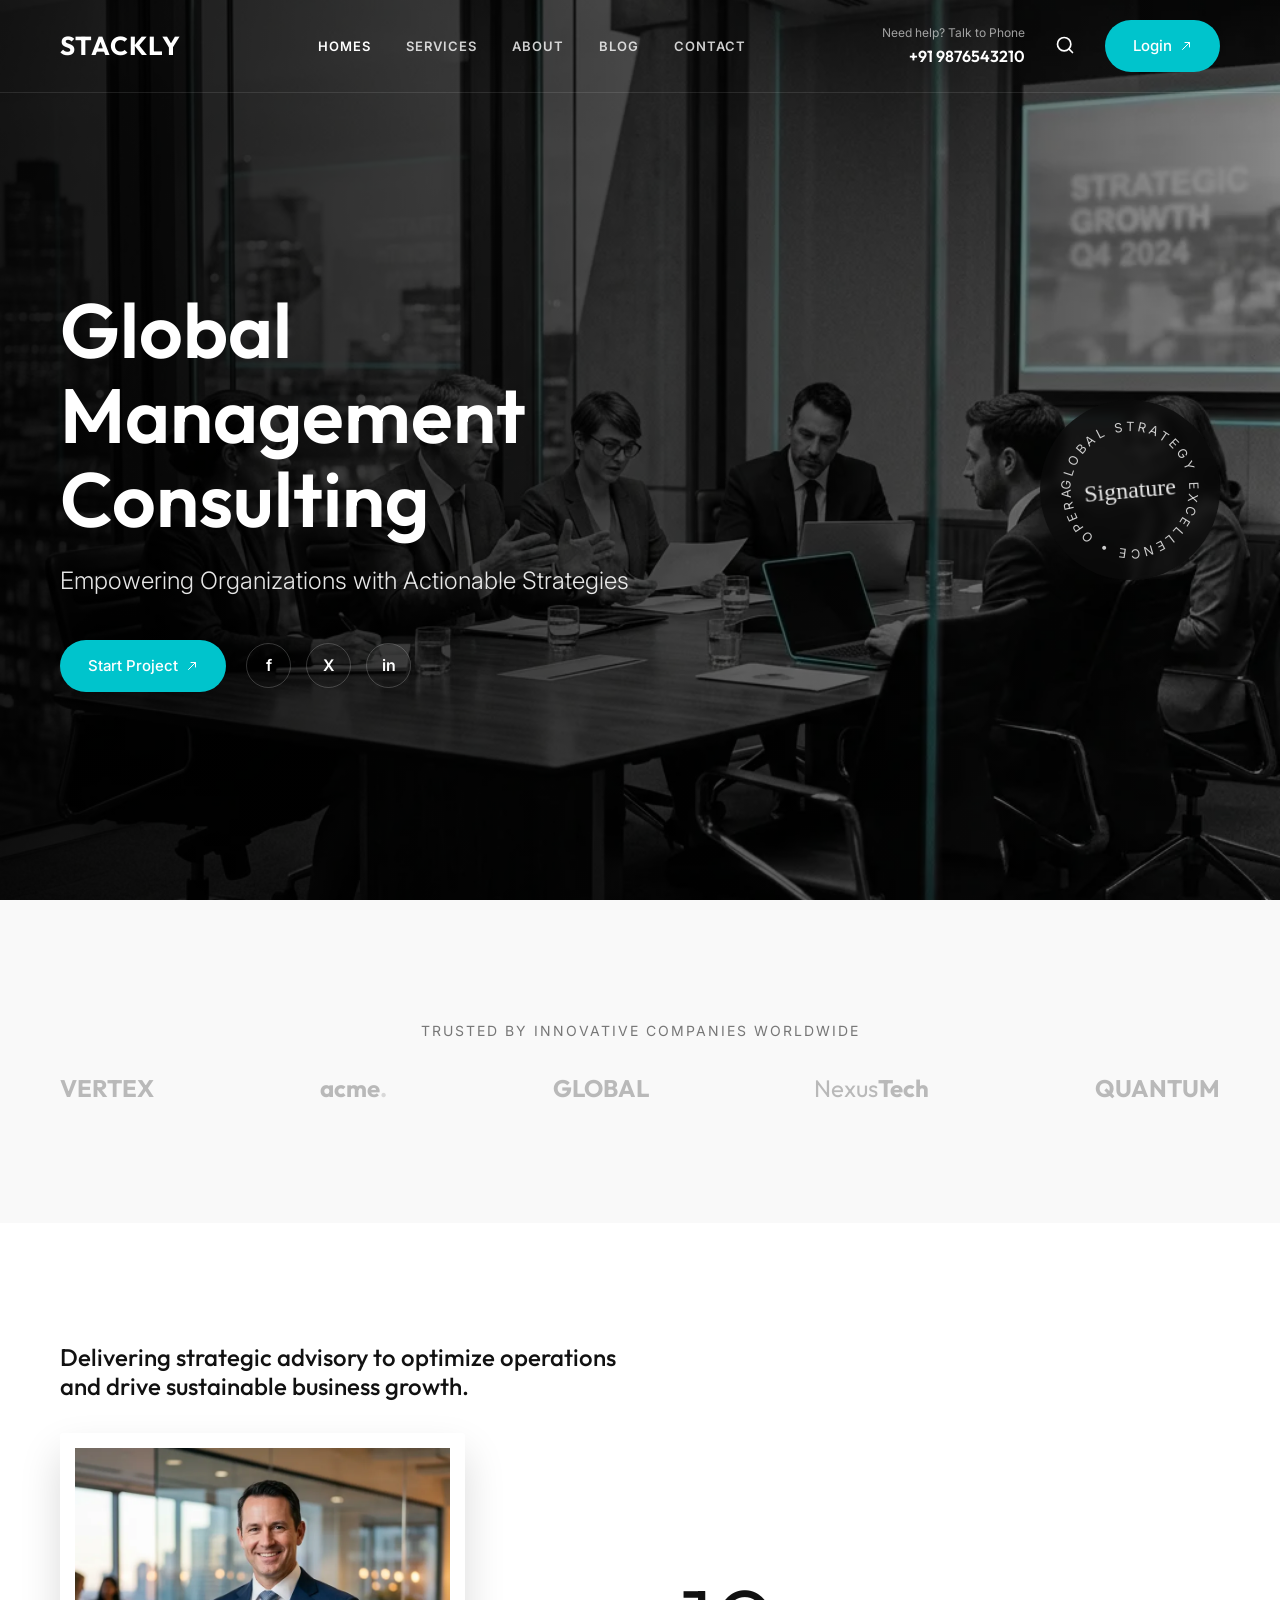
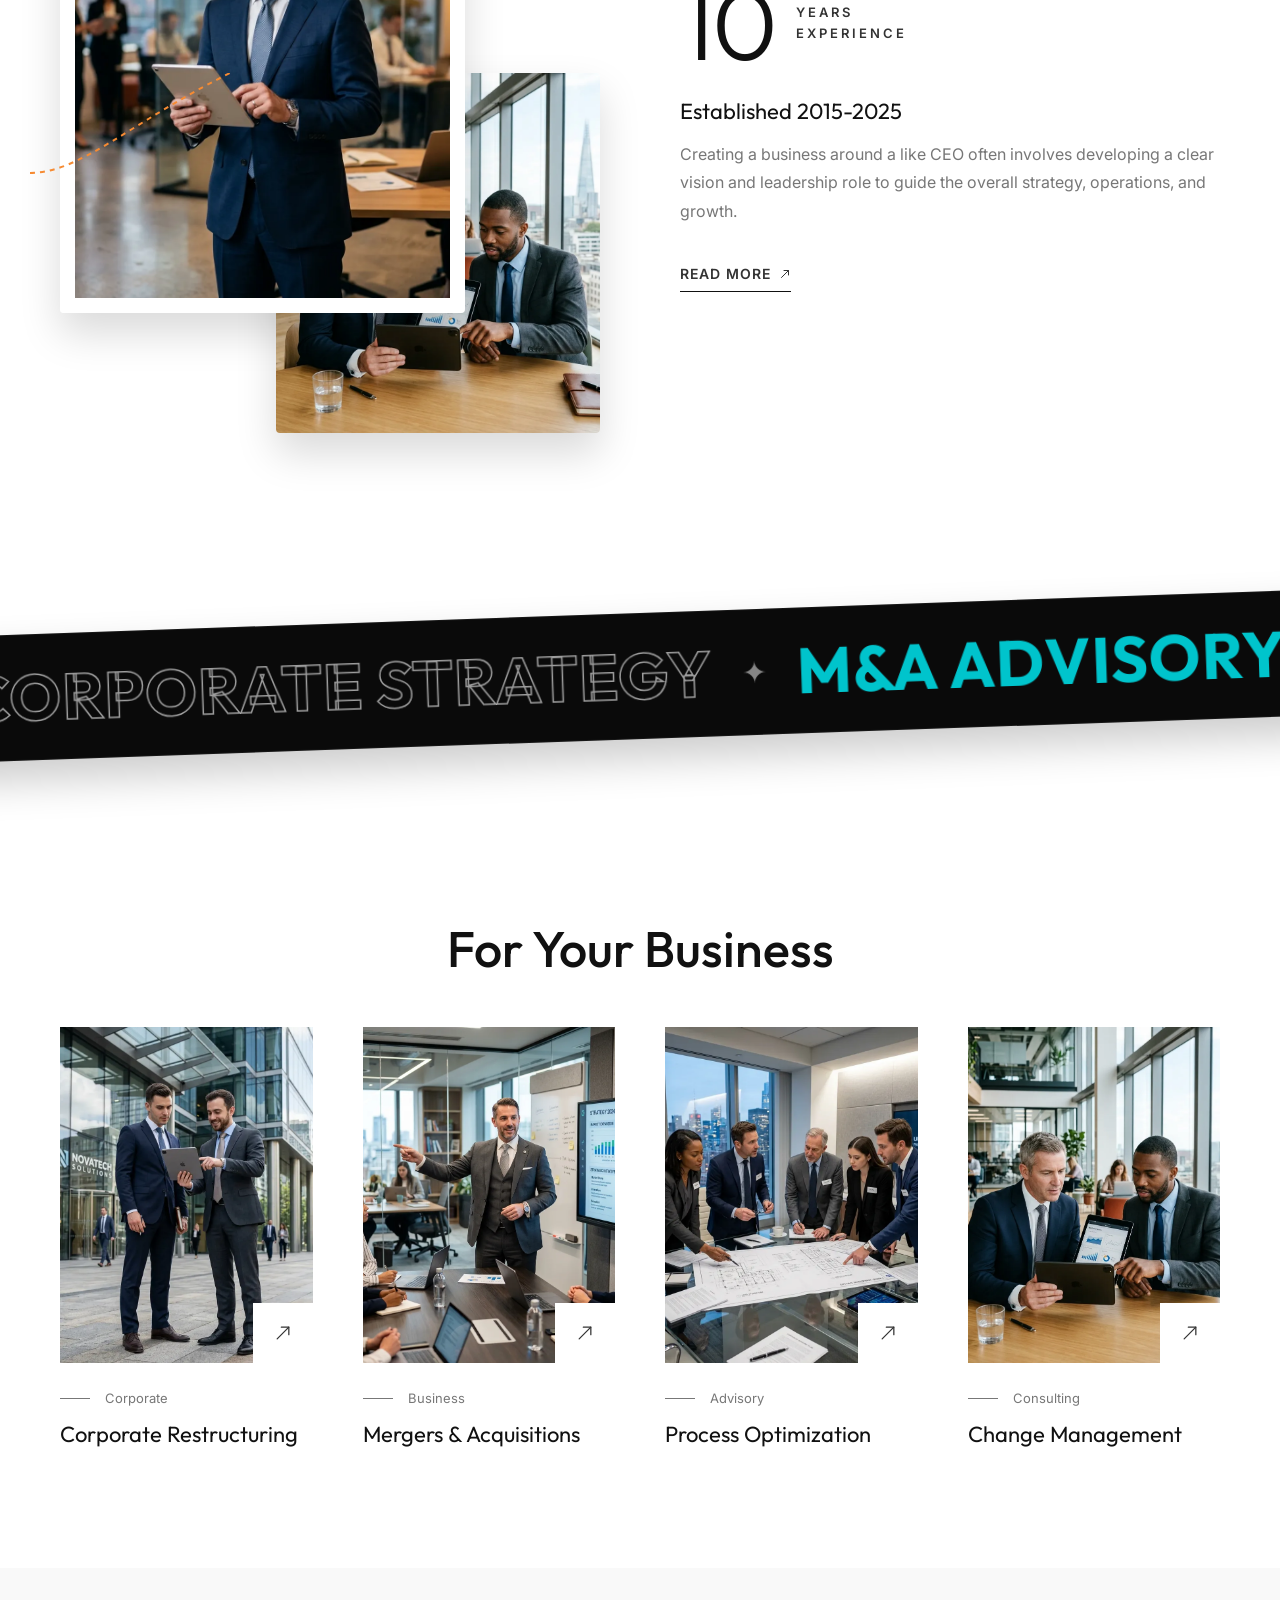
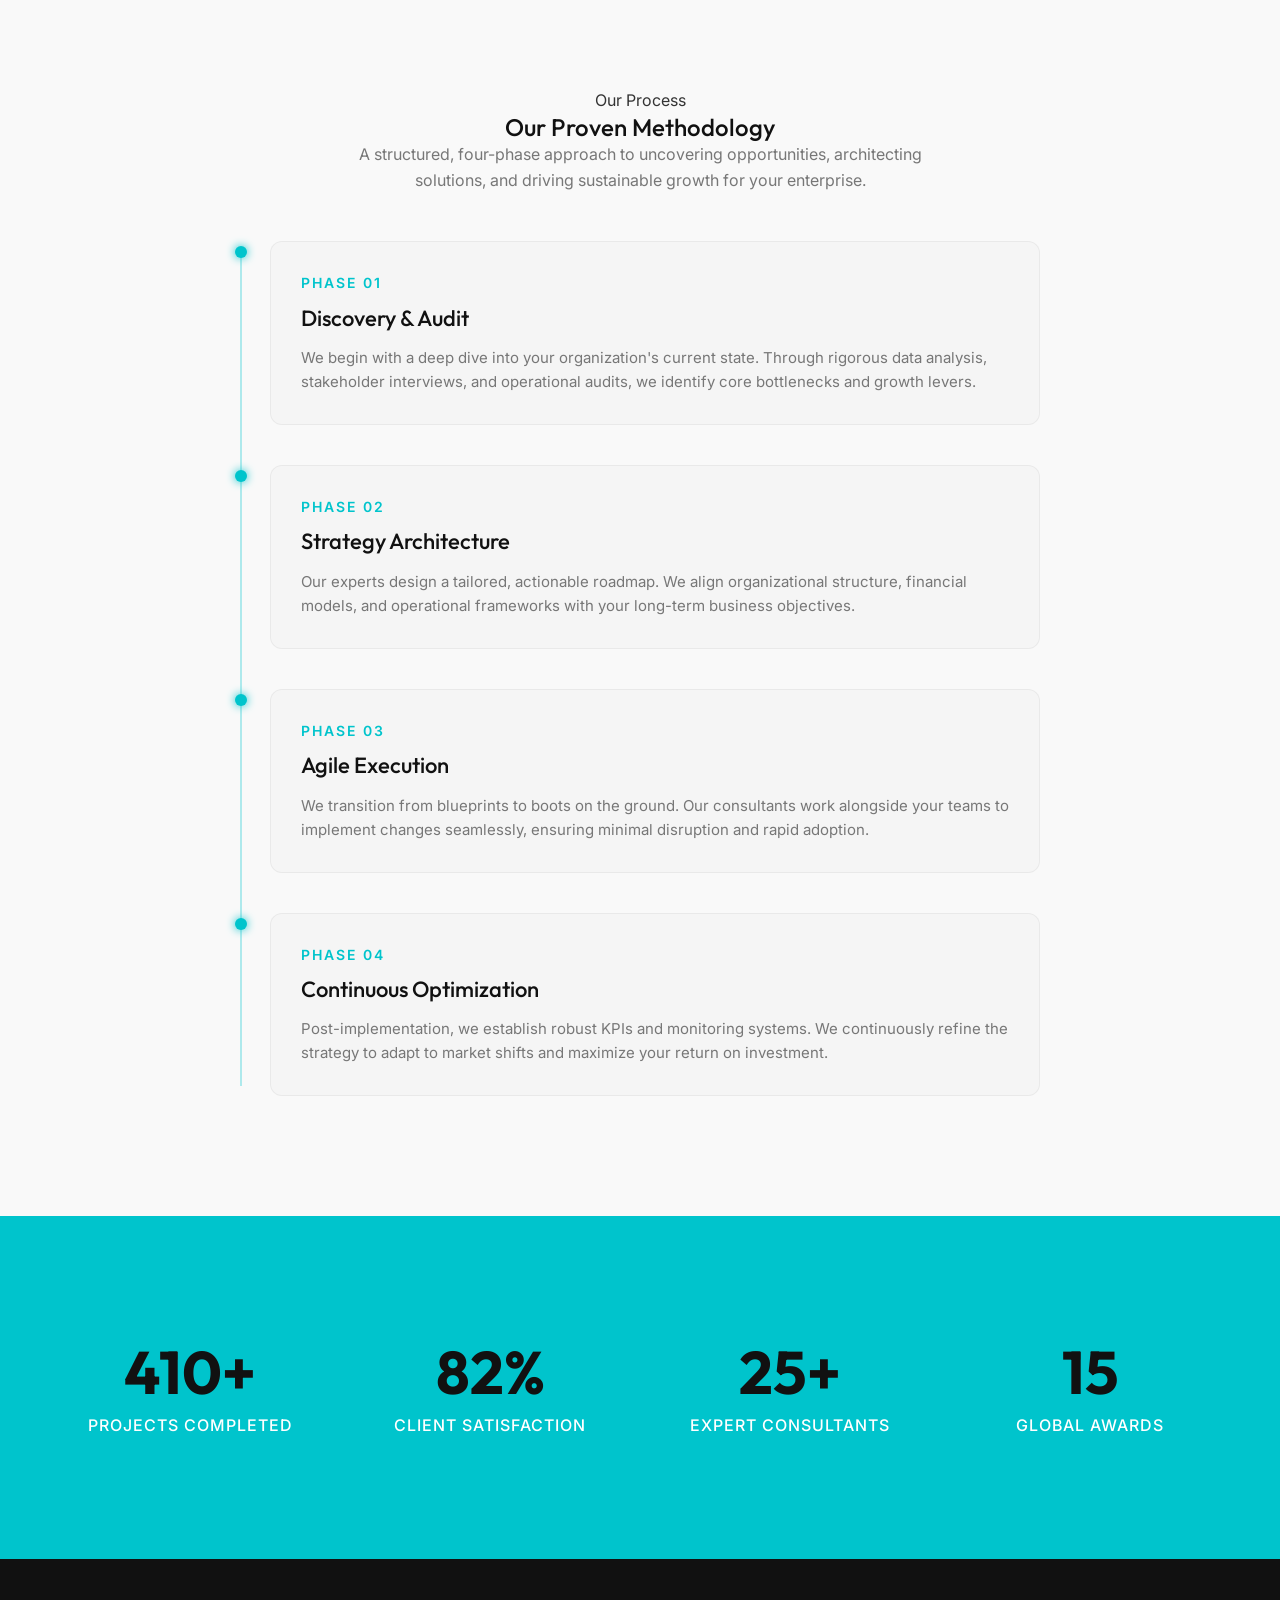
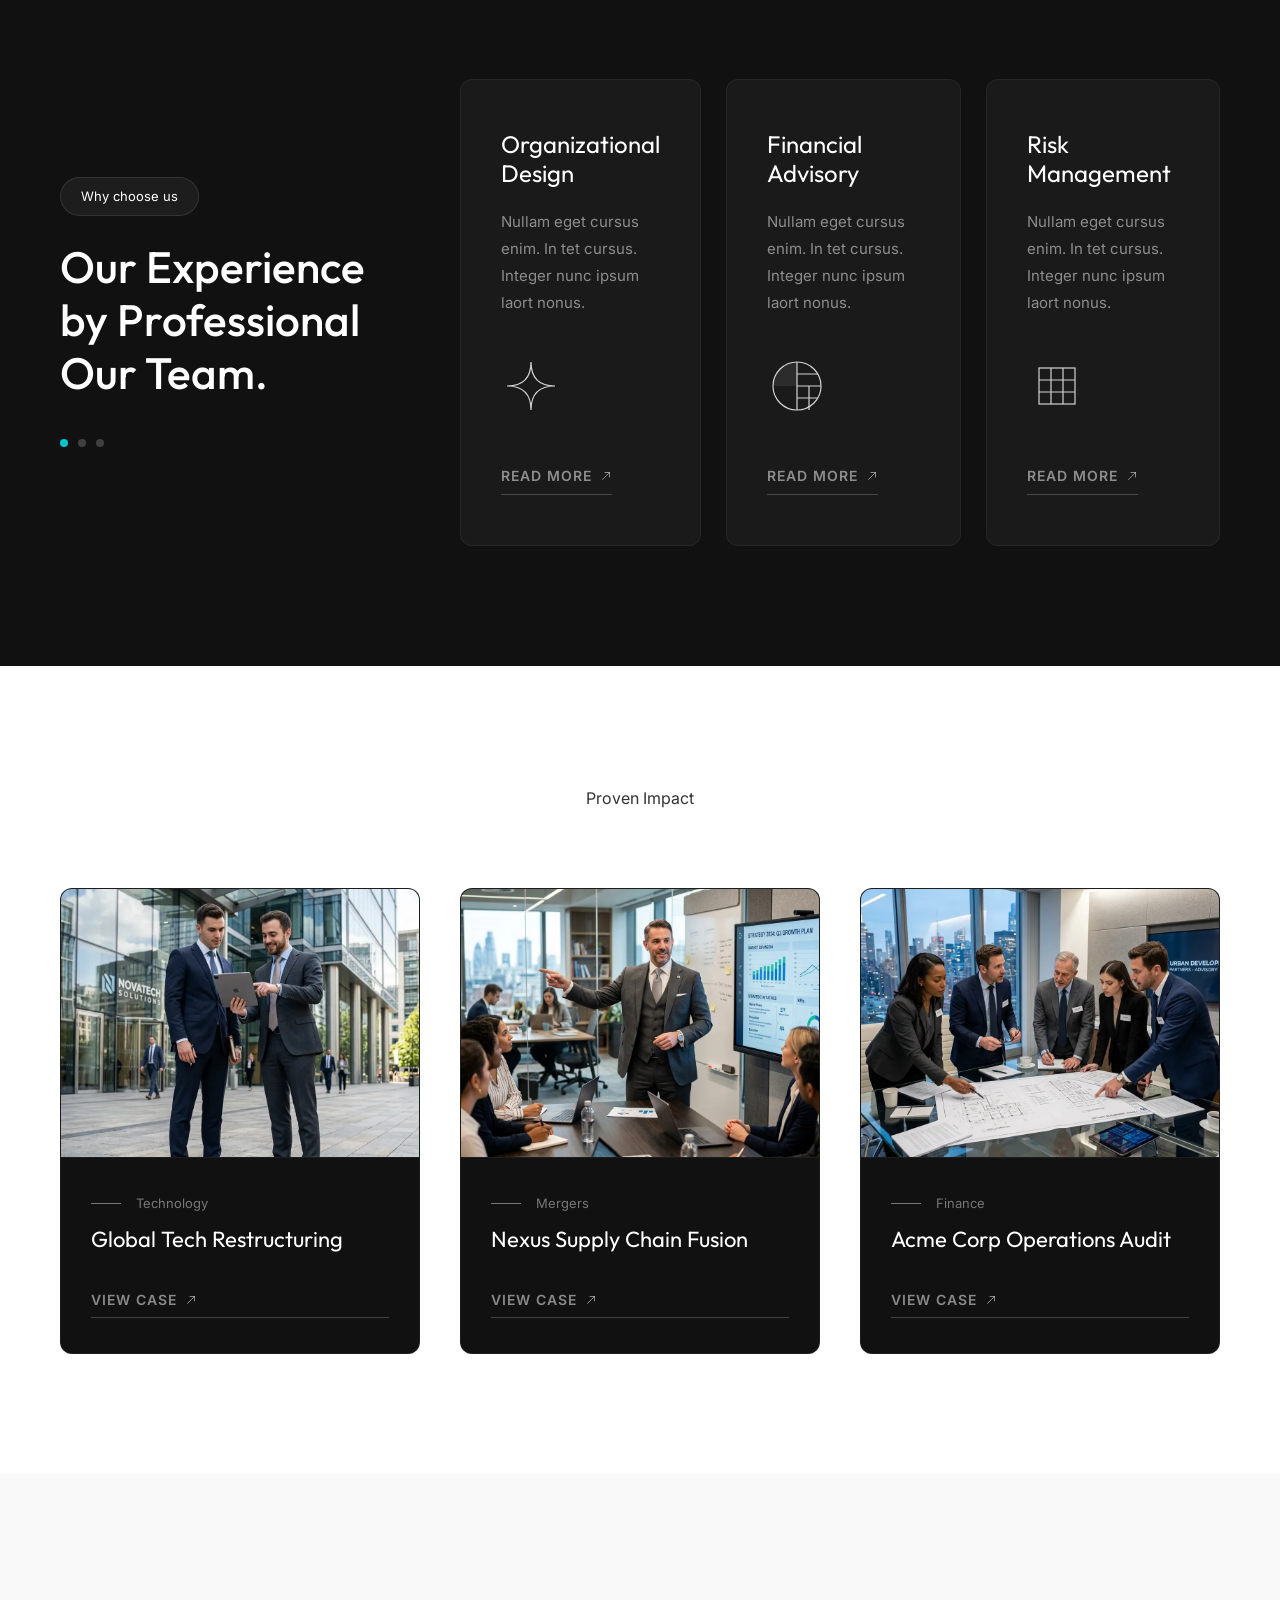
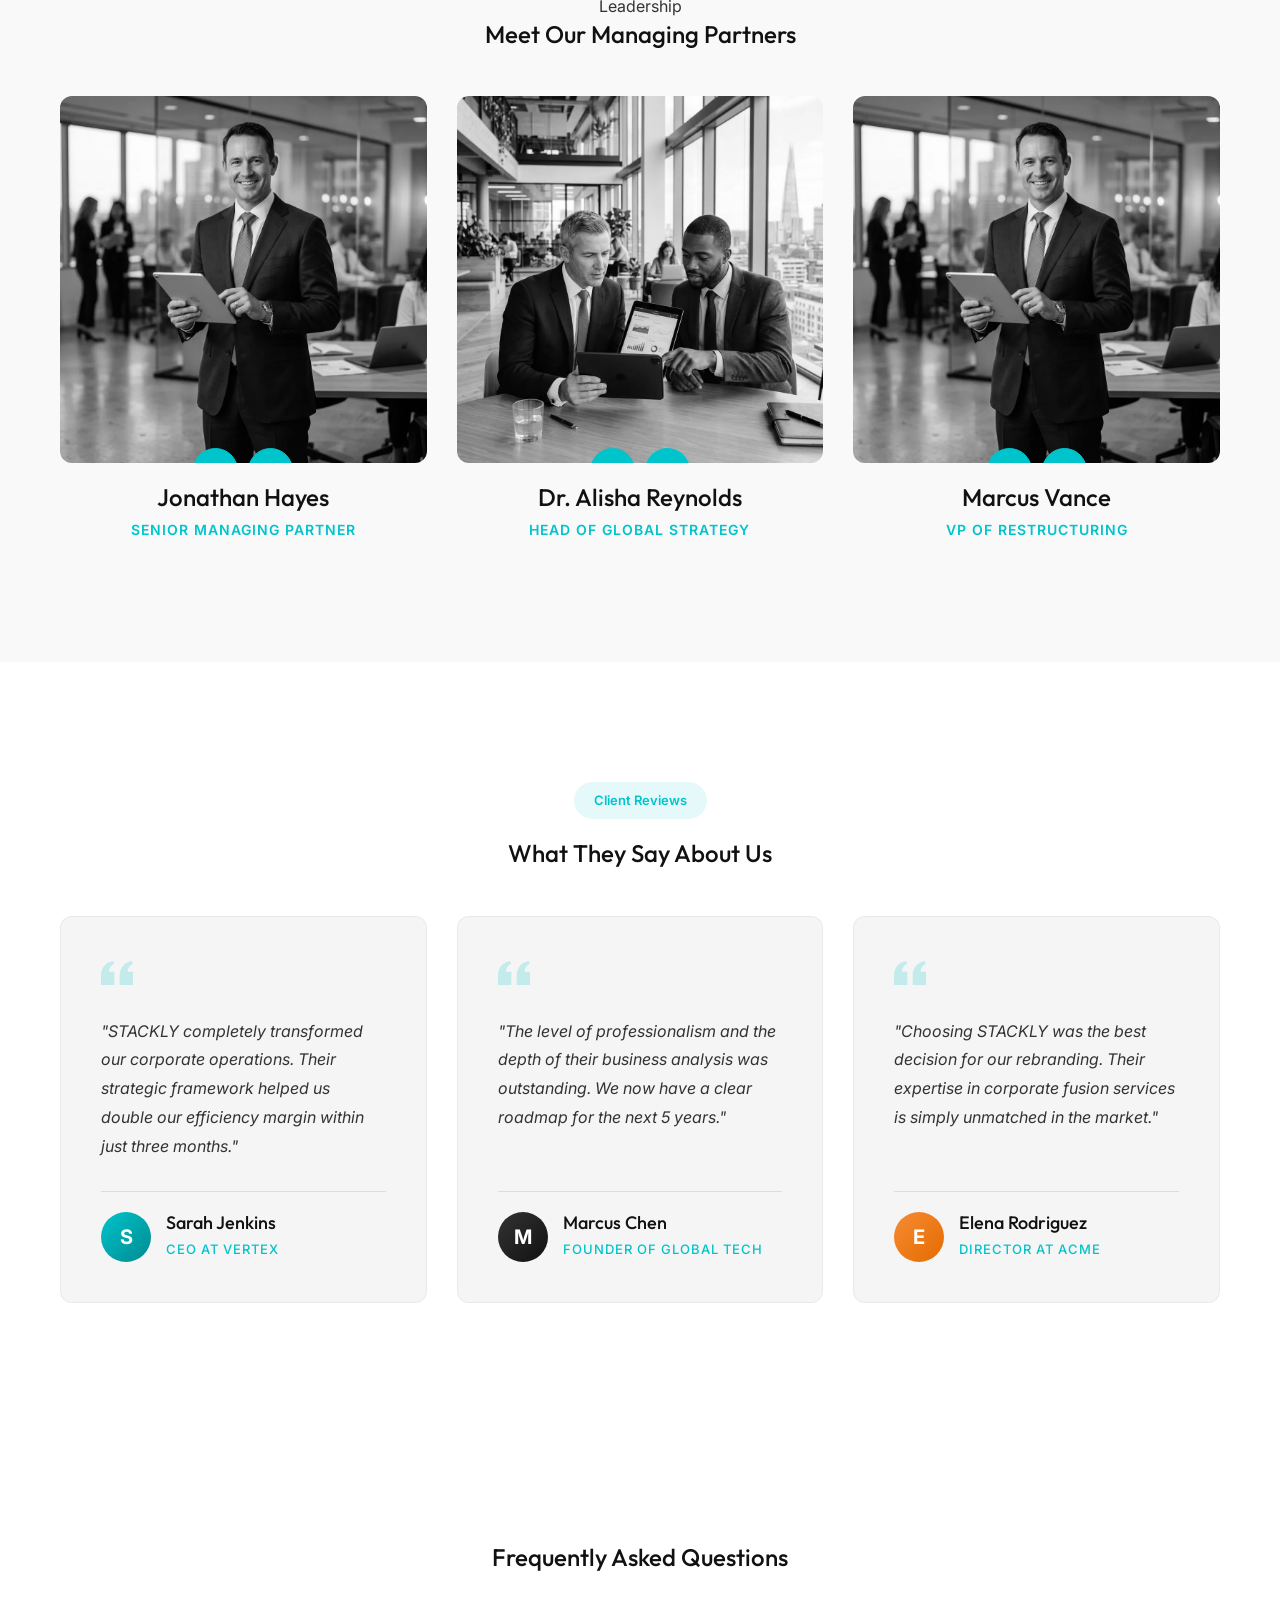
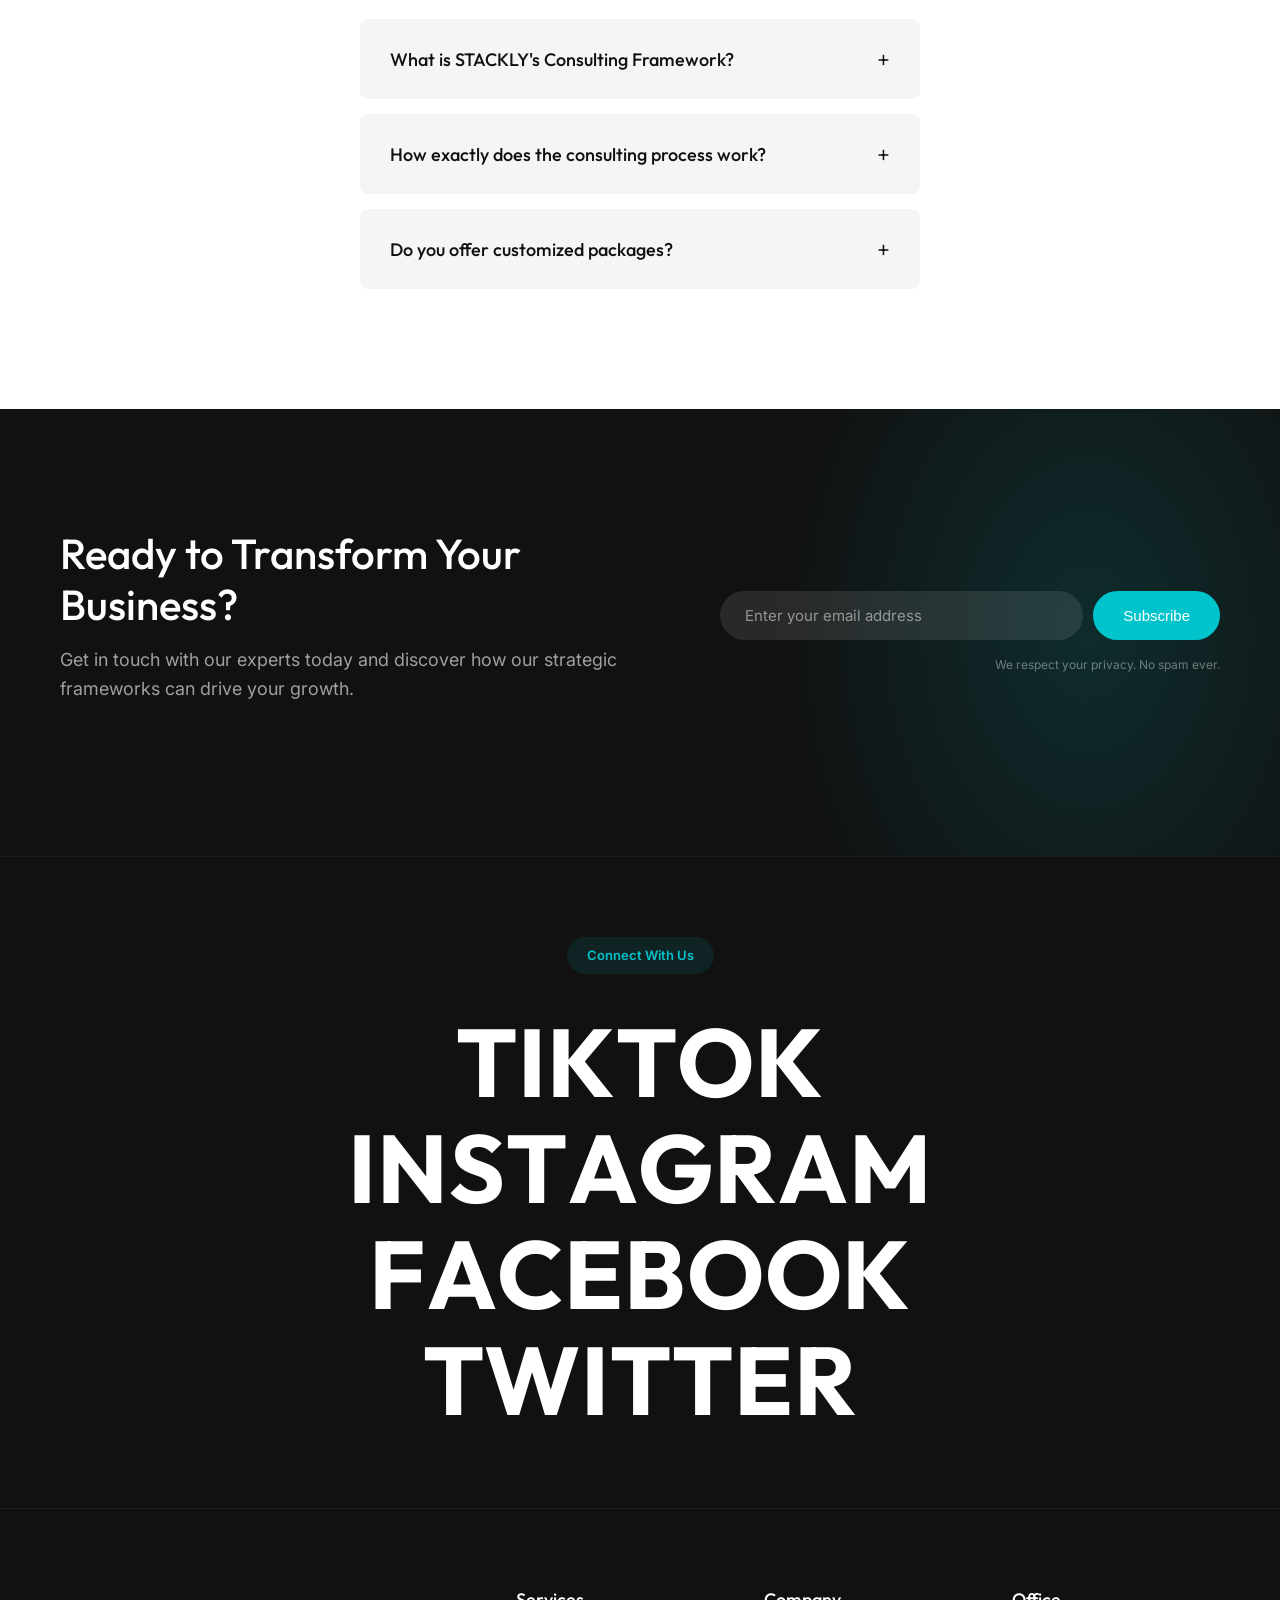
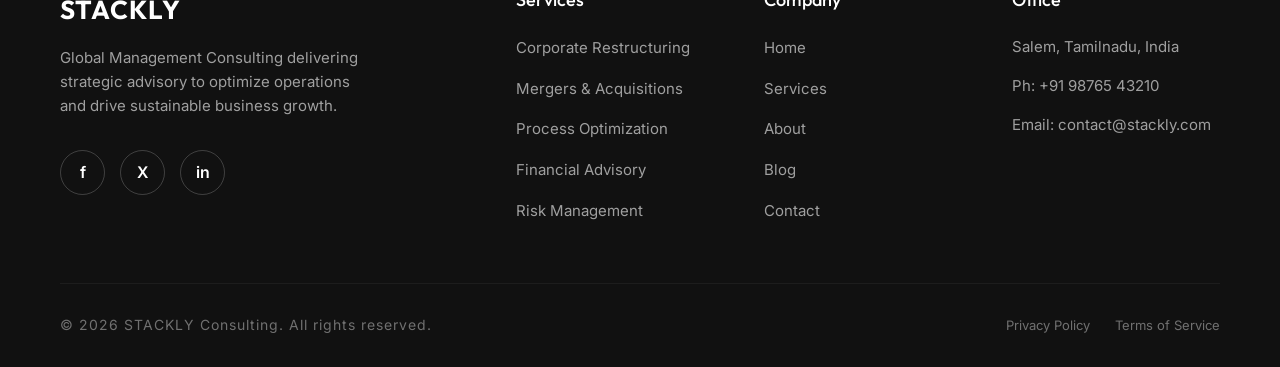
<file: index.html>
<!DOCTYPE html>
<html lang="en">
<head>
    <meta charset="UTF-8">
    <meta name="viewport" content="width=device-width, initial-scale=1.0">
    <title>STACKLY - Consulting</title>
    <meta name="description" content="STACKLY Consulting - Delivering strategic advisory to optimize operations and drive sustainable business growth.">
    <link rel="preconnect" href="https://fonts.googleapis.com">
    <link rel="preconnect" href="https://fonts.gstatic.com" crossorigin>
    <link href="https://fonts.googleapis.com/css2?family=Inter:wght@300;400;500;600;700&family=Outfit:wght@300;400;500;600;700&display=swap" rel="stylesheet">
    <link rel="stylesheet" href="assets/css/style.css">
    <link href="https://unpkg.com/aos@2.3.1/dist/aos.css" rel="stylesheet">
</head>
<body>
    <!-- Cinematic Premium Preloader -->
    <div id="preloader" class="preloader">
        <div class="preloader-panel panel-top"></div>
        <div class="preloader-panel panel-bottom"></div>
        <div class="preloader-content">
            <div class="loader-text-reveal">
                <span style="--index: 0">S</span>
                <span style="--index: 1">T</span>
                <span style="--index: 2">A</span>
                <span style="--index: 3">C</span>
                <span style="--index: 4">K</span>
                <span style="--index: 5">L</span>
                <span style="--index: 6">Y</span>
            </div>
            <div class="loader-line"></div>
        </div>
    </div>
    <div class="cursor"></div>

    <header class="header">
        <div class="container header-container">
            <div class="logo">STACKLY</div>
            <nav class="nav">
                <ul>
                    <li><a href="index.html" class="active">HOMES </a></li>
                    <li><a href="services.html">Services</a></li>
                    <li><a href="about.html">About</a></li>
                    <li><a href="blog.html">Blog</a></li>
                    <li><a href="contact.html">Contact</a></li>
                </ul>
            </nav>
            <div class="header-right">
                <div class="contact-info desktop-only">
                    <span class="label">Need help? Talk to Phone</span>
                    <a href="tel:9876543210" class="phone">+91 9876543210</a>
                </div>
                <button class="icon-btn" aria-label="Search">
                    <svg viewBox="0 0 24 24" width="20" height="20" stroke="currentColor" stroke-width="2" fill="none" stroke-linecap="round" stroke-linejoin="round"><circle cx="11" cy="11" r="8"></circle><line x1="21" y1="21" x2="16.65" y2="16.65"></line></svg>
                </button>
                <a href="login.html" class="btn btn-primary btn-icon desktop-only">Login<svg width="12" height="12" viewBox="0 0 24 24" fill="none" stroke="currentColor" stroke-width="2" stroke-linecap="round" stroke-linejoin="round"><line x1="5" y1="19" x2="19" y2="5"></line><polyline points="10 5 19 5 19 14"></polyline></svg></a>
                <button class="menu-toggle mobile-only" aria-label="Menu">
                    <svg viewBox="0 0 24 24" width="24" height="24" stroke="currentColor" stroke-width="2" stroke-linecap="round"><line x1="3" y1="12" x2="21" y2="12"></line><line x1="3" y1="6" x2="21" y2="6"></line><line x1="3" y1="18" x2="21" y2="18"></line></svg>
                </button>
            </div>
            
        </div>
        <!-- Mobile Nav Menu -->
        <div class="mobile-nav">
            <ul>
                <li><a href="index.html" class="active">HOMES </a></li>
                <li><a href="services.html">Services</a></li>
                <li><a href="about.html">About</a></li>
                <li><a href="blog.html">Blog</a></li>
                <li><a href="contact.html">Contact</a></li>
                <li><a href="login.html">Login</a></li>
            </ul>
            <div class="mobile-contact mt-8">
                <p class="text-white mb-2">Need help? Talk to Phone</p>
                <a href="tel:9876543210" class="phone text-cyan" style="color: #00c4cc">+91 9876543210</a>
            </div>
        </div>
    </header>

    <main>
        <!-- Home Section -->
        <section class="hero">
            <div class="hero-bg" style="background-image: url('assets/images/hero_bg.webp')"></div>
            <div class="hero-overlay"></div>
            <div class="container hero-container">
                <div class="hero-content">
                    <h1 class="hero-title" data-aos="fade-up">Global<br>Management<br>Consulting</h1>
                    <p class="hero-subtitle" data-aos="fade-up" data-aos-delay="100">Empowering Organizations with Actionable Strategies</p>
                    <div class="hero-actions" data-aos="fade-up" data-aos-delay="200">
                        <a href="404.html" class="btn btn-primary btn-icon">Start Project <svg width="12" height="12" viewBox="0 0 24 24" fill="none" stroke="currentColor" stroke-width="2" stroke-linecap="round" stroke-linejoin="round"><line x1="5" y1="19" x2="19" y2="5"></line><polyline points="10 5 19 5 19 14"></polyline></svg></a>
                        <div class="social-links">
                            <a href="404.html" class="social-icon">f</a>
                            <a href="404.html" class="social-icon">X</a>
                            <a href="404.html" class="social-icon">in</a>
                        </div>
                    </div>
                </div>
                <div class="hero-badge" data-aos="fade-left" data-aos-delay="400">
                    <div class="badge-circle">
                       <svg viewBox="0 0 100 100" width="160" height="160" class="rotating-text">
                           <path id="circlePath" d="M 50, 50 m -37, 0 a 37,37 0 1,1 74,0 a 37,37 0 1,1 -74,0" fill="none" />
                           <text><textPath href="#circlePath" startOffset="0%">GLOBAL STRATEGY EXCELLENCE • OPERATIONS INSIGHT • </textPath></text>
                       </svg>
                       <div class="signature">Signature</div>
                    </div>
                </div>
            </div>
        </section>

        <!-- Trusted By Section -->
        <section class="trusted-by section-padding bg-light">
            <div class="container text-center">
                <p class="mb-8 font-heading" style="color:var(--text-muted); font-size: 14px; letter-spacing: 2px; text-transform: uppercase;">Trusted by innovative companies worldwide</p>
                <div class="logo-carousel">
                    <div class="brand-logo"><h4 style="font-size:24px; font-weight: 700; color:#444;">VERTEX</h4></div>
                    <div class="brand-logo"><h4 style="font-size:24px; font-weight: 700; color:#444;">acme<span class="text-cyan">.</span></h4></div>
                    <div class="brand-logo"><h4 style="font-size:24px; font-weight: 700; color:#444;">GLOBAL</h4></div>
                    <div class="brand-logo"><h4 style="font-size:24px; font-weight: 400; color:#444;">Nexus<span style="font-weight:700;">Tech</span></h4></div>
                    <div class="brand-logo"><h4 style="font-size:24px; font-weight: 700; color:#444;">QUANTUM</h4></div>
                </div>
            </div>
        </section>

        <!-- About Section -->
        <section class="about section-padding" style="position: relative; z-index: 5;">
            <div class="container">
                <h2 class="section-title text-left mb-8 max-w-lg" data-aos="fade-up">Delivering strategic advisory to optimize operations and drive sustainable business growth.</h2>
                <div class="about-grid">
                    <div class="about-images">
                        <img src="assets/images/about_man.webp" alt="Marketing Expert" class="img-1" data-aos="fade-right">
                        <img src="assets/images/about_team.webp" alt="Business Growth" class="img-2" data-aos="fade-up" data-aos-delay="200">
                        <div class="abstract-line">
                            <svg width="200" height="150" viewBox="0 0 200 150" fill="none" class="animated-path">
                               <path d="M0 100 C 50 100, 100 50, 200 0" stroke="#f68b33" stroke-width="2" stroke-dasharray="5 5"></path>
                            </svg>
                        </div>
                    </div>
                    <div class="about-content" data-aos="fade-left">
                        <div class="experience-block">
                            <span class="exp-number">10</span>
                            <span class="exp-text">YEARS<br>EXPERIENCE</span>
                        </div>
                        <h3 class="about-subtitle">Established 2015-2025</h3>
                        <p class="about-desc">Creating a business around a like CEO often involves developing a clear vision and leadership role to guide the overall strategy, operations, and growth.</p>
                        <a href="404.html" class="read-more">Read More <svg width="12" height="12" viewBox="0 0 24 24" fill="none" stroke="currentColor" stroke-width="2" stroke-linecap="round" stroke-linejoin="round"><line x1="5" y1="19" x2="19" y2="5"></line><polyline points="10 5 19 5 19 14"></polyline></svg></a>
                    </div>
                </div>
            </div>
        </section>

        <!-- Marquee Section -->
        <section class="marquee-section">
            <div class="marquee-container">
                <div class="marquee-content">
                    <span class="marquee-text outline">CORPORATE STRATEGY</span>
                    <span class="marquee-star">✦</span>
                    <span class="marquee-text">M&A ADVISORY</span>
                    <span class="marquee-star">✦</span>
                    <span class="marquee-text outline">OPERATIONS ENHANCEMENT</span>
                    <span class="marquee-star">✦</span>
                    <span class="marquee-text">DIGITAL TRANSFORMATION</span>
                    <span class="marquee-star">✦</span>
                    <!-- Duplicate for infinite scroll loop -->
                    <span class="marquee-text outline" aria-hidden="true">CORPORATE STRATEGY</span>
                    <span class="marquee-star" aria-hidden="true">✦</span>
                    <span class="marquee-text" aria-hidden="true">M&A ADVISORY</span>
                    <span class="marquee-star" aria-hidden="true">✦</span>
                    <span class="marquee-text outline" aria-hidden="true">OPERATIONS ENHANCEMENT</span>
                    <span class="marquee-star" aria-hidden="true">✦</span>
                    <span class="marquee-text" aria-hidden="true">DIGITAL TRANSFORMATION</span>
                    <span class="marquee-star" aria-hidden="true">✦</span>
                </div>
            </div>
        </section>

        <!-- Services Section -->
        <section class="services section-padding">
            <div class="container">
                <h2 class="section-title text-center mb-12" data-aos="fade-up">For Your Business</h2>
                <div class="services-grid">
                    <div class="service-card" data-aos="fade-up" data-aos-delay="100">
                        <div class="img-wrapper">
                            <img src="assets/images/service_1.webp" alt="Fusion Corporate Services">
                            <div class="arrow-icon"><svg width="20" height="20" viewBox="0 0 24 24" fill="none" stroke="currentColor" stroke-width="1.5" stroke-linecap="round" stroke-linejoin="round"><line x1="5" y1="19" x2="19" y2="5"></line><polyline points="10 5 19 5 19 14"></polyline></svg></div>
                        </div>
                        <div class="service-info">
                            <span class="category"><span class="line"></span> Corporate</span>
                            <h3 class="card-title">Corporate Restructuring</h3>
                        </div>
                    </div>
                    <div class="service-card" data-aos="fade-up" data-aos-delay="200">
                        <div class="img-wrapper">
                            <img src="assets/images/service_2.webp" alt="Pinnacle Edge Consulting">
                            <div class="arrow-icon"><svg width="20" height="20" viewBox="0 0 24 24" fill="none" stroke="currentColor" stroke-width="1.5" stroke-linecap="round" stroke-linejoin="round"><line x1="5" y1="19" x2="19" y2="5"></line><polyline points="10 5 19 5 19 14"></polyline></svg></div>
                        </div>
                        <div class="service-info">
                            <span class="category"><span class="line"></span> Business</span>
                            <h3 class="card-title">Mergers & Acquisitions</h3>
                        </div>
                    </div>
                    <div class="service-card" data-aos="fade-up" data-aos-delay="300">
                        <div class="img-wrapper">
                            <img src="assets/images/service_3.webp" alt="Nexus Advisory Group">
                            <div class="arrow-icon"><svg width="20" height="20" viewBox="0 0 24 24" fill="none" stroke="currentColor" stroke-width="1.5" stroke-linecap="round" stroke-linejoin="round"><line x1="5" y1="19" x2="19" y2="5"></line><polyline points="10 5 19 5 19 14"></polyline></svg></div>
                        </div>
                        <div class="service-info">
                            <span class="category"><span class="line"></span> Advisory</span>
                            <h3 class="card-title">Process Optimization</h3>
                        </div>
                    </div>
                    <div class="service-card" data-aos="fade-up" data-aos-delay="400">
                        <div class="img-wrapper">
                            <img src="assets/images/about_team.webp" alt="Infinity Strategies">
                            <!-- Note: reusing about_team image for 4th block -->
                            <div class="arrow-icon"><svg width="20" height="20" viewBox="0 0 24 24" fill="none" stroke="currentColor" stroke-width="1.5" stroke-linecap="round" stroke-linejoin="round"><line x1="5" y1="19" x2="19" y2="5"></line><polyline points="10 5 19 5 19 14"></polyline></svg></div>
                        </div>
                        <div class="service-info">
                            <span class="category"><span class="line"></span> Consulting</span>
                            <h3 class="card-title">Change Management</h3>
                        </div>
                    </div>
                </div>
            </div>
        </section>

        <!-- Methodology Section -->
        <section class="methodology section-padding bg-light" id="process">
            <div class="container">
                <div class="section-top text-center mb-12">
                    <span class="tag" data-aos="fade-up">Our Process</span>
                    <h2 class="section-title" data-aos="fade-up" data-aos-delay="100">Our Proven Methodology</h2>
                    <p class="section-desc mx-auto max-w-lg" data-aos="fade-up" data-aos-delay="200" style="margin: 0 auto; color: var(--text-muted);">A structured, four-phase approach to uncovering opportunities, architecting solutions, and driving sustainable growth for your enterprise.</p>
                </div>
                
                <div class="timeline">
                    <div class="timeline-item" data-aos="fade-up" data-aos-delay="0">
                        <div class="timeline-dot"></div>
                        <div class="timeline-content">
                            <span class="step-num">Phase 01</span>
                            <h3 class="timeline-title">Discovery & Audit</h3>
                            <p class="timeline-desc">We begin with a deep dive into your organization's current state. Through rigorous data analysis, stakeholder interviews, and operational audits, we identify core bottlenecks and growth levers.</p>
                        </div>
                    </div>
                    <div class="timeline-item" data-aos="fade-up" data-aos-delay="100">
                        <div class="timeline-dot"></div>
                        <div class="timeline-content">
                            <span class="step-num">Phase 02</span>
                            <h3 class="timeline-title">Strategy Architecture</h3>
                            <p class="timeline-desc">Our experts design a tailored, actionable roadmap. We align organizational structure, financial models, and operational frameworks with your long-term business objectives.</p>
                        </div>
                    </div>
                    <div class="timeline-item" data-aos="fade-up" data-aos-delay="200">
                        <div class="timeline-dot"></div>
                        <div class="timeline-content">
                            <span class="step-num">Phase 03</span>
                            <h3 class="timeline-title">Agile Execution</h3>
                            <p class="timeline-desc">We transition from blueprints to boots on the ground. Our consultants work alongside your teams to implement changes seamlessly, ensuring minimal disruption and rapid adoption.</p>
                        </div>
                    </div>
                    <div class="timeline-item" data-aos="fade-up" data-aos-delay="300">
                        <div class="timeline-dot"></div>
                        <div class="timeline-content">
                            <span class="step-num">Phase 04</span>
                            <h3 class="timeline-title">Continuous Optimization</h3>
                            <p class="timeline-desc">Post-implementation, we establish robust KPIs and monitoring systems. We continuously refine the strategy to adapt to market shifts and maximize your return on investment.</p>
                        </div>
                    </div>
                </div>
            </div>
        </section>

        <!-- Stats Section -->
        <section class="stats section-padding bg-primary" style="background-color: var(--primary); color: white;">
            <div class="container">
                <div class="stats-grid" style="display: grid; grid-template-columns: repeat(auto-fit, minmax(200px, 1fr)); gap: 40px; text-align: center;">
                    <div class="stat-item" data-aos="fade-up" data-aos-delay="0">
                        <h3 style="font-size: 60px; font-weight: 700; margin-bottom: 5px; font-family: var(--font-heading);"><span class="counter" data-target="500">0</span>+</h3>
                        <p style="font-size: 16px; font-weight: 500; text-transform: uppercase; letter-spacing: 1px;">Projects Completed</p>
                    </div>
                    <div class="stat-item" data-aos="fade-up" data-aos-delay="100">
                        <h3 style="font-size: 60px; font-weight: 700; margin-bottom: 5px; font-family: var(--font-heading);"><span class="counter" data-target="98">0</span>%</h3>
                        <p style="font-size: 16px; font-weight: 500; text-transform: uppercase; letter-spacing: 1px;">Client Satisfaction</p>
                    </div>
                    <div class="stat-item" data-aos="fade-up" data-aos-delay="200">
                        <h3 style="font-size: 60px; font-weight: 700; margin-bottom: 5px; font-family: var(--font-heading);"><span class="counter" data-target="25">0</span>+</h3>
                        <p style="font-size: 16px; font-weight: 500; text-transform: uppercase; letter-spacing: 1px;">Expert Consultants</p>
                    </div>
                    <div class="stat-item" data-aos="fade-up" data-aos-delay="300">
                        <h3 style="font-size: 60px; font-weight: 700; margin-bottom: 5px; font-family: var(--font-heading);"><span class="counter" data-target="15">0</span></h3>
                        <p style="font-size: 16px; font-weight: 500; text-transform: uppercase; letter-spacing: 1px;">Global Awards</p>
                    </div>
                </div>
            </div>
        </section>

        <!-- Features Section -->
        <section class="features section-padding bg-dark">
            <div class="container">
                <div class="features-wrapper">
                    <div class="features-header">
                        <span class="tag">Why choose us</span>
                        <h2 class="section-title text-white">Our Experience<br>by Professional<br>Our Team.</h2>
                        <div class="dots-nav">
                            <span class="dot active"></span><span class="dot"></span><span class="dot"></span>
                        </div>
                    </div>
                    <div class="features-grid">
                        <div class="feature-card" data-aos="fade-left">
                            <h3 class="feature-title text-white">Organizational<br>Design</h3>
                            <p class="feature-desc">Nullam eget cursus enim. In tet cursus. Integer nunc ipsum laort nonus.</p>
                            <div class="feature-icon box-1">
                                <svg viewBox="0 0 100 100" width="60" height="60" fill="none" stroke="currentColor" stroke-width="2">
                                    <path d="M50 10 Q50 50 10 50 Q50 50 50 90 Q50 50 90 50 Q50 50 50 10 Z"/>
                                </svg>
                            </div>
                            <a href="#" class="read-more dark-mode">Read More <svg width="12" height="12" viewBox="0 0 24 24" fill="none" stroke="currentColor" stroke-width="2" stroke-linecap="round" stroke-linejoin="round"><line x1="5" y1="19" x2="19" y2="5"></line><polyline points="10 5 19 5 19 14"></polyline></svg></a>
                        </div>
                        <div class="feature-card" data-aos="fade-left" data-aos-delay="100">
                            <h3 class="feature-title text-white">Financial<br>Advisory</h3>
                            <p class="feature-desc">Nullam eget cursus enim. In tet cursus. Integer nunc ipsum laort nonus.</p>
                            <div class="feature-icon box-2">
                                <svg viewBox="0 0 100 100" width="60" height="60" fill="none" class="circle-chart">
                                    <circle cx="50" cy="50" r="40" stroke="currentColor" stroke-width="2"/>
                                    <path d="M50 10 L50 90 M50 50 L90 50 M50 30 L85 30 M50 70 L85 70 M70 50 L70 90" stroke="currentColor" stroke-width="2"/>
                                    <path d="M10 50 L50 50 L50 10 A40 40 0 0 0 10 50" fill="rgba(255,255,255,0.1)"/>
                                </svg>
                            </div>
                            <a href="#" class="read-more dark-mode">Read More <svg width="12" height="12" viewBox="0 0 24 24" fill="none" stroke="currentColor" stroke-width="2" stroke-linecap="round" stroke-linejoin="round"><line x1="5" y1="19" x2="19" y2="5"></line><polyline points="10 5 19 5 19 14"></polyline></svg></a>
                        </div>
                        <div class="feature-card" data-aos="fade-left" data-aos-delay="200">
                            <h3 class="feature-title text-white">Risk<br>Management</h3>
                            <p class="feature-desc">Nullam eget cursus enim. In tet cursus. Integer nunc ipsum laort nonus.</p>
                            <div class="feature-icon box-3">
                                <svg viewBox="0 0 100 100" width="60" height="60" fill="none" stroke="currentColor" stroke-width="2">
                                    <rect x="20" y="20" width="60" height="60" stroke="currentColor"/>
                                    <path d="M40 20 L40 80 M60 20 L60 80 M20 40 L80 40 M20 60 L80 60"/>
                                </svg>
                            </div>
                            <a href="404.html" class="read-more dark-mode">Read More <svg width="12" height="12" viewBox="0 0 24 24" fill="none" stroke="currentColor" stroke-width="2" stroke-linecap="round" stroke-linejoin="round"><line x1="5" y1="19" x2="19" y2="5"></line><polyline points="10 5 19 5 19 14"></polyline></svg></a>
                        </div>
                    </div>
                </div>
            </div>
        </section>

        <!-- Case Studies Section -->
        <section class="case-studies section-padding bg-darker">
            <div class="container">
                <div class="section-top text-center mb-12">
                    <span class="tag" data-aos="fade-up">Proven Impact</span>
                    <h2 class="section-title text-white" data-aos="fade-up" data-aos-delay="100">Featured Case Studies</h2>
                </div>
                <div class="case-grid">
                    <div class="case-card" data-aos="fade-up" data-aos-delay="0">
                        <div class="case-img">
                            <img src="assets/images/service_1.webp" alt="Tech Restructuring">
                            <div class="case-overlay">
                                <span class="case-stat">+35%</span>
                                <span class="case-stat-label">Operational Efficiency</span>
                            </div>
                        </div>
                        <div class="case-content">
                            <span class="category"><span class="line"></span> Technology</span>
                            <h3 class="case-title">Global Tech Restructuring</h3>
                            <a href="#" class="read-more dark-mode mt-4">View Case <svg width="12" height="12" viewBox="0 0 24 24" fill="none" stroke="currentColor" stroke-width="2" stroke-linecap="round" stroke-linejoin="round"><line x1="5" y1="19" x2="19" y2="5"></line><polyline points="10 5 19 5 19 14"></polyline></svg></a>
                        </div>
                    </div>
                    <div class="case-card" data-aos="fade-up" data-aos-delay="100">
                        <div class="case-img">
                            <img src="assets/images/service_2.webp" alt="Mergers">
                            <div class="case-overlay">
                                <span class="case-stat">$40M</span>
                                <span class="case-stat-label">Acquisition Value</span>
                            </div>
                        </div>
                        <div class="case-content">
                            <span class="category"><span class="line"></span> Mergers</span>
                            <h3 class="case-title">Nexus Supply Chain Fusion</h3>
                            <a href="#" class="read-more dark-mode mt-4">View Case <svg width="12" height="12" viewBox="0 0 24 24" fill="none" stroke="currentColor" stroke-width="2" stroke-linecap="round" stroke-linejoin="round"><line x1="5" y1="19" x2="19" y2="5"></line><polyline points="10 5 19 5 19 14"></polyline></svg></a>
                        </div>
                    </div>
                    <div class="case-card" data-aos="fade-up" data-aos-delay="200">
                        <div class="case-img">
                            <img src="assets/images/service_3.webp" alt="Optimization">
                            <div class="case-overlay">
                                <span class="case-stat">50%</span>
                                <span class="case-stat-label">Burn Rate Reduction</span>
                            </div>
                        </div>
                        <div class="case-content">
                            <span class="category"><span class="line"></span> Finance</span>
                            <h3 class="case-title">Acme Corp Operations Audit</h3>
                            <a href="#" class="read-more dark-mode mt-4">View Case <svg width="12" height="12" viewBox="0 0 24 24" fill="none" stroke="currentColor" stroke-width="2" stroke-linecap="round" stroke-linejoin="round"><line x1="5" y1="19" x2="19" y2="5"></line><polyline points="10 5 19 5 19 14"></polyline></svg></a>
                        </div>
                    </div>
                </div>
            </div>
        </section>

        <!-- Leadership Team Section -->
        <section class="team section-padding bg-light">
            <div class="container">
                <div class="section-top text-center mb-12">
                    <span class="tag" data-aos="fade-up">Leadership</span>
                    <h2 class="section-title" data-aos="fade-up" data-aos-delay="100">Meet Our Managing Partners</h2>
                </div>
                <div class="team-grid">
                    <div class="team-card" data-aos="fade-up" data-aos-delay="0">
                        <div class="team-img">
                            <img src="assets/images/about_man.webp" alt="Jonathan Hayes">
                            <div class="team-social">
                                <a href="404.html" class="social-icon">in</a>
                                <a href="404.html" class="social-icon">X</a>
                            </div>
                        </div>
                        <div class="team-info">
                            <h3 class="team-name">Jonathan Hayes</h3>
                            <span class="team-role">Senior Managing Partner</span>
                        </div>
                    </div>
                    <div class="team-card" data-aos="fade-up" data-aos-delay="100">
                        <div class="team-img">
                            <img src="assets/images/about_team.webp" alt="Dr. Alisha Reynolds">
                            <div class="team-social">
                                <a href="404.html" class="social-icon">in</a>
                                <a href="404.html" class="social-icon">X</a>
                            </div>
                        </div>
                        <div class="team-info">
                            <h3 class="team-name">Dr. Alisha Reynolds</h3>
                            <span class="team-role">Head of Global Strategy</span>
                        </div>
                    </div>
                    <div class="team-card" data-aos="fade-up" data-aos-delay="200">
                        <div class="team-img">
                            <img src="assets/images/about_man.webp" alt="Marcus Vance">
                            <!-- Reusing image due to quota constraint -->
                            <div class="team-social">
                                <a href="404.html" class="social-icon">in</a>
                                <a href="404.html" class="social-icon">X</a>
                            </div>
                        </div>
                        <div class="team-info">
                            <h3 class="team-name">Marcus Vance</h3>
                            <span class="team-role">VP of Restructuring</span>
                        </div>
                    </div>
                </div>
            </div>
        </section>

        <!-- Testimonials Section -->
        <section class="testimonials section-padding">
            <div class="container">
                <div class="text-center mb-12">
                    <span class="tag" style="display:inline-block; padding: 8px 20px; background: rgba(0, 196, 204, 0.1); border-radius: 30px; color: var(--primary); font-size: 13px; margin-bottom: 20px; font-weight: 600;">Client Reviews</span>
                    <h2 class="section-title" data-aos="fade-up">What They Say About Us</h2>
                </div>
                <div class="testimonials-grid">
                    <div class="testimonial-card" data-aos="fade-up" data-aos-delay="100">
                        <div class="quote-icon"><svg viewBox="0 0 24 24" width="32" height="32" fill="var(--primary)"><path d="M14.017 21v-7.391c0-5.704 3.731-9.57 8.983-10.609l.995 2.151c-2.432.917-3.995 3.638-3.995 5.849h4v10h-9.983zm-14.017 0v-7.391c0-5.704 3.748-9.57 9-10.609l.996 2.151c-2.433.917-3.996 3.638-3.996 5.849h3.983v10h-9.983z"/></svg></div>
                        <p class="testimonial-text">"STACKLY completely transformed our corporate operations. Their strategic framework helped us double our efficiency margin within just three months."</p>
                        <div class="client-info">
                            <div class="avatar" style="background: linear-gradient(135deg, #00c4cc, #008a90); display:flex; align-items:center; justify-content:center; color:#fff; font-weight:bold; border-radius:50%; width:50px; height:50px; font-size:20px;">S</div>
                            <div class="client-details">
                                <h4 class="client-name">Sarah Jenkins</h4>
                                <span class="client-role">CEO at Vertex</span>
                            </div>
                        </div>
                    </div>
                    <div class="testimonial-card" data-aos="fade-up" data-aos-delay="200">
                        <div class="quote-icon"><svg viewBox="0 0 24 24" width="32" height="32" fill="var(--primary)"><path d="M14.017 21v-7.391c0-5.704 3.731-9.57 8.983-10.609l.995 2.151c-2.432.917-3.995 3.638-3.995 5.849h4v10h-9.983zm-14.017 0v-7.391c0-5.704 3.748-9.57 9-10.609l.996 2.151c-2.433.917-3.996 3.638-3.996 5.849h3.983v10h-9.983z"/></svg></div>
                        <p class="testimonial-text">"The level of professionalism and the depth of their business analysis was outstanding. We now have a clear roadmap for the next 5 years."</p>
                        <div class="client-info">
                            <div class="avatar" style="background: linear-gradient(135deg, #333, #111); display:flex; align-items:center; justify-content:center; color:#fff; font-weight:bold; border-radius:50%; width:50px; height:50px; font-size:20px;">M</div>
                            <div class="client-details">
                                <h4 class="client-name">Marcus Chen</h4>
                                <span class="client-role">Founder of Global Tech</span>
                            </div>
                        </div>
                    </div>
                    <div class="testimonial-card" data-aos="fade-up" data-aos-delay="300">
                        <div class="quote-icon"><svg viewBox="0 0 24 24" width="32" height="32" fill="var(--primary)"><path d="M14.017 21v-7.391c0-5.704 3.731-9.57 8.983-10.609l.995 2.151c-2.432.917-3.995 3.638-3.995 5.849h4v10h-9.983zm-14.017 0v-7.391c0-5.704 3.748-9.57 9-10.609l.996 2.151c-2.433.917-3.996 3.638-3.996 5.849h3.983v10h-9.983z"/></svg></div>
                        <p class="testimonial-text">"Choosing STACKLY was the best decision for our rebranding. Their expertise in corporate fusion services is simply unmatched in the market."</p>
                        <div class="client-info">
                            <div class="avatar" style="background: linear-gradient(135deg, #f68b33, #e56b00); display:flex; align-items:center; justify-content:center; color:#fff; font-weight:bold; border-radius:50%; width:50px; height:50px; font-size:20px;">E</div>
                            <div class="client-details">
                                <h4 class="client-name">Elena Rodriguez</h4>
                                <span class="client-role">Director at Acme</span>
                            </div>
                        </div>
                    </div>
                </div>
            </div>
        </section>



        <!-- FAQ Section -->
        <section class="faq section-padding">
            <div class="container max-w-lg">
                <div class="text-center mb-12">
                    <h2 class="section-title" data-aos="fade-up">Frequently Asked Questions</h2>
                </div>
                <div class="faq-list">
                    <div class="faq-item" data-aos="fade-up" data-aos-delay="0">
                        <button class="faq-question">What is STACKLY's Consulting Framework? <span>+</span></button>
                        <div class="faq-answer"><p>It is a comprehensive blueprint designed to align your business goals with actionable operational tactics. We evaluate your current market positioning and chart out precise steps to scale.</p></div>
                    </div>
                    <div class="faq-item" data-aos="fade-up" data-aos-delay="100">
                        <button class="faq-question">How exactly does the consulting process work? <span>+</span></button>
                        <div class="faq-answer"><p>We begin with a deep-dive audit of your processes, followed by market research. We then present a highly specialized roadmap, which our team helps you implement step-by-step.</p></div>
                    </div>
                    <div class="faq-item" data-aos="fade-up" data-aos-delay="200">
                        <button class="faq-question">Do you offer customized packages? <span>+</span></button>
                        <div class="faq-answer"><p>Absolutely. While our standard tiers cover most use-cases, we can architect completely custom consulting agreements depending on project scope.</p></div>
                    </div>
                </div>
            </div>
        </section>

        <!-- CTA Section -->
        <section class="cta-section section-padding bg-dark" style="position: relative; overflow:hidden;">
            <div class="cta-bg-shape" style="position:absolute; top:-50%; right:-10%; width:50%; height:200%; background:radial-gradient(ellipse at center, rgba(0,196,204,0.15) 0%, transparent 70%); z-index:0;"></div>
            <div class="container" style="position:relative; z-index:1;">
                <div class="cta-wrapper" data-aos="zoom-in">
                    <div class="row" style="display:flex; flex-wrap:wrap; align-items:center; justify-content:space-between; gap:40px;">
                        <div class="cta-content max-w-lg">
                            <h2 class="text-white mb-4" style="font-size: clamp(32px, 4vw, 42px);">Ready to Transform Your Business?</h2>
                            <p class="text-white-50 mb-8" style="font-size:18px;">Get in touch with our experts today and discover how our strategic frameworks can drive your growth.</p>
                        </div>
                        <div class="cta-form" style="flex:1; min-width:300px;">
                            <form style="display:flex; gap:10px; width:100%; max-width:500px; margin-left:auto; flex-wrap:wrap;">
                                <input type="email" placeholder="Enter your email address" style="flex:1; min-width: 200px; padding:15px 25px; border-radius:30px; border:none; outline:none; font-family:var(--font-sans); font-size:15px; background:rgba(255,255,255,0.1); color:var(--white);">
                                <button type="button" class="btn btn-primary" style="flex-shrink:0; padding:15px 30px;">Subscribe</button>
                            </form>
                            <p style="font-size:12px; color:rgba(255,255,255,0.4); margin-top:15px; text-align:right;">We respect your privacy. No spam ever.</p>
                        </div>
                    </div>
                </div>
            </div>
        </section>

        <!-- Social Follow Section -->
        <section class="social-follow bg-darker" style="background-color: var(--dark); padding: 80px 0; text-align: center; overflow: hidden; border-top: 1px solid rgba(255,255,255,0.05);">
            <div class="container">
                <span class="tag" style="display:inline-block; padding: 8px 20px; background: rgba(0, 196, 204, 0.1); border-radius: 30px; color: var(--primary); font-size: 13px; margin-bottom: 40px; font-weight: 600;" data-aos="fade-up">Connect With Us</span>
                <div class="norris-container" style="display: flex; flex-direction: column; align-items: center; justify-content: center; gap: 10px;" data-aos="fade-up" data-aos-delay="100">
                    <a href="404.html" class="norris">TikTok</a>
                    <a href="404.html" class="norris">Instagram</a>
                    <a href="404.html" class="norris">Facebook</a>
                    <a href="404.html" class="norris">Twitter</a>
                </div>
            </div>
        </section>

    </main>

    <footer class="footer bg-dark border-top-glow">
        <div class="container footer-container">
            <div class="footer-grid">
                <div class="footer-col" data-aos="fade-up" data-aos-delay="0">
                    <div class="logo text-white mb-4">STACKLY</div>
                    <p class="footer-desc">Global Management Consulting delivering strategic advisory to optimize operations and drive sustainable business growth.</p>
                    <div class="social-links mt-8">
                        <a href="404.html" class="social-icon">f</a>
                        <a href="404.html" class="social-icon">X</a>
                        <a href="404.html" class="social-icon">in</a>
                    </div>
                </div>
                <div class="footer-col" data-aos="fade-up" data-aos-delay="100">
                    <h4 class="footer-title">Services</h4>
                    <ul class="footer-links">
                        <li><a href="404.html">Corporate Restructuring</a></li>
                        <li><a href="404.html">Mergers & Acquisitions</a></li>
                        <li><a href="404.html">Process Optimization</a></li>
                        <li><a href="404.html">Financial Advisory</a></li>
                        <li><a href="404.html">Risk Management</a></li>
                    </ul>
                </div>
                <div class="footer-col" data-aos="fade-up" data-aos-delay="200">
                    <h4 class="footer-title">Company</h4>
                    <ul class="footer-links">
                    <li><a href="index.html">Home</a></li>    
                    <li><a href="services.html">Services</a></li>
                    <li><a href="about.html">About</a></li>
                    <li><a href="blog.html">Blog</a></li>
                    <li><a href="contact.html">Contact</a></li>
                    </ul>
                </div>
                <div class="footer-col" data-aos="fade-up" data-aos-delay="300">
                    <h4 class="footer-title">Office</h4>
                    <ul class="footer-links contact-list">
                        <li>Salem, Tamilnadu, India</li>
                        <li>Ph: +91 98765 43210</li>
                        <li>Email: contact@stackly.com</li>
                    </ul>
                </div>
            </div>
            <div class="footer-bottom">
                <div class="copyright">
                    &copy; 2026 STACKLY Consulting. All rights reserved.
                </div>
                <div class="legal-links">
                    <a href="404.html">Privacy Policy</a>
                    <a href="404.html">Terms of Service</a>
                </div>
            </div>
        </div>
    </footer>

    <script src="https://unpkg.com/aos@2.3.1/dist/aos.js"></script>
    <script src="assets/js/main.js"></script>
</body>
</html>
</file>
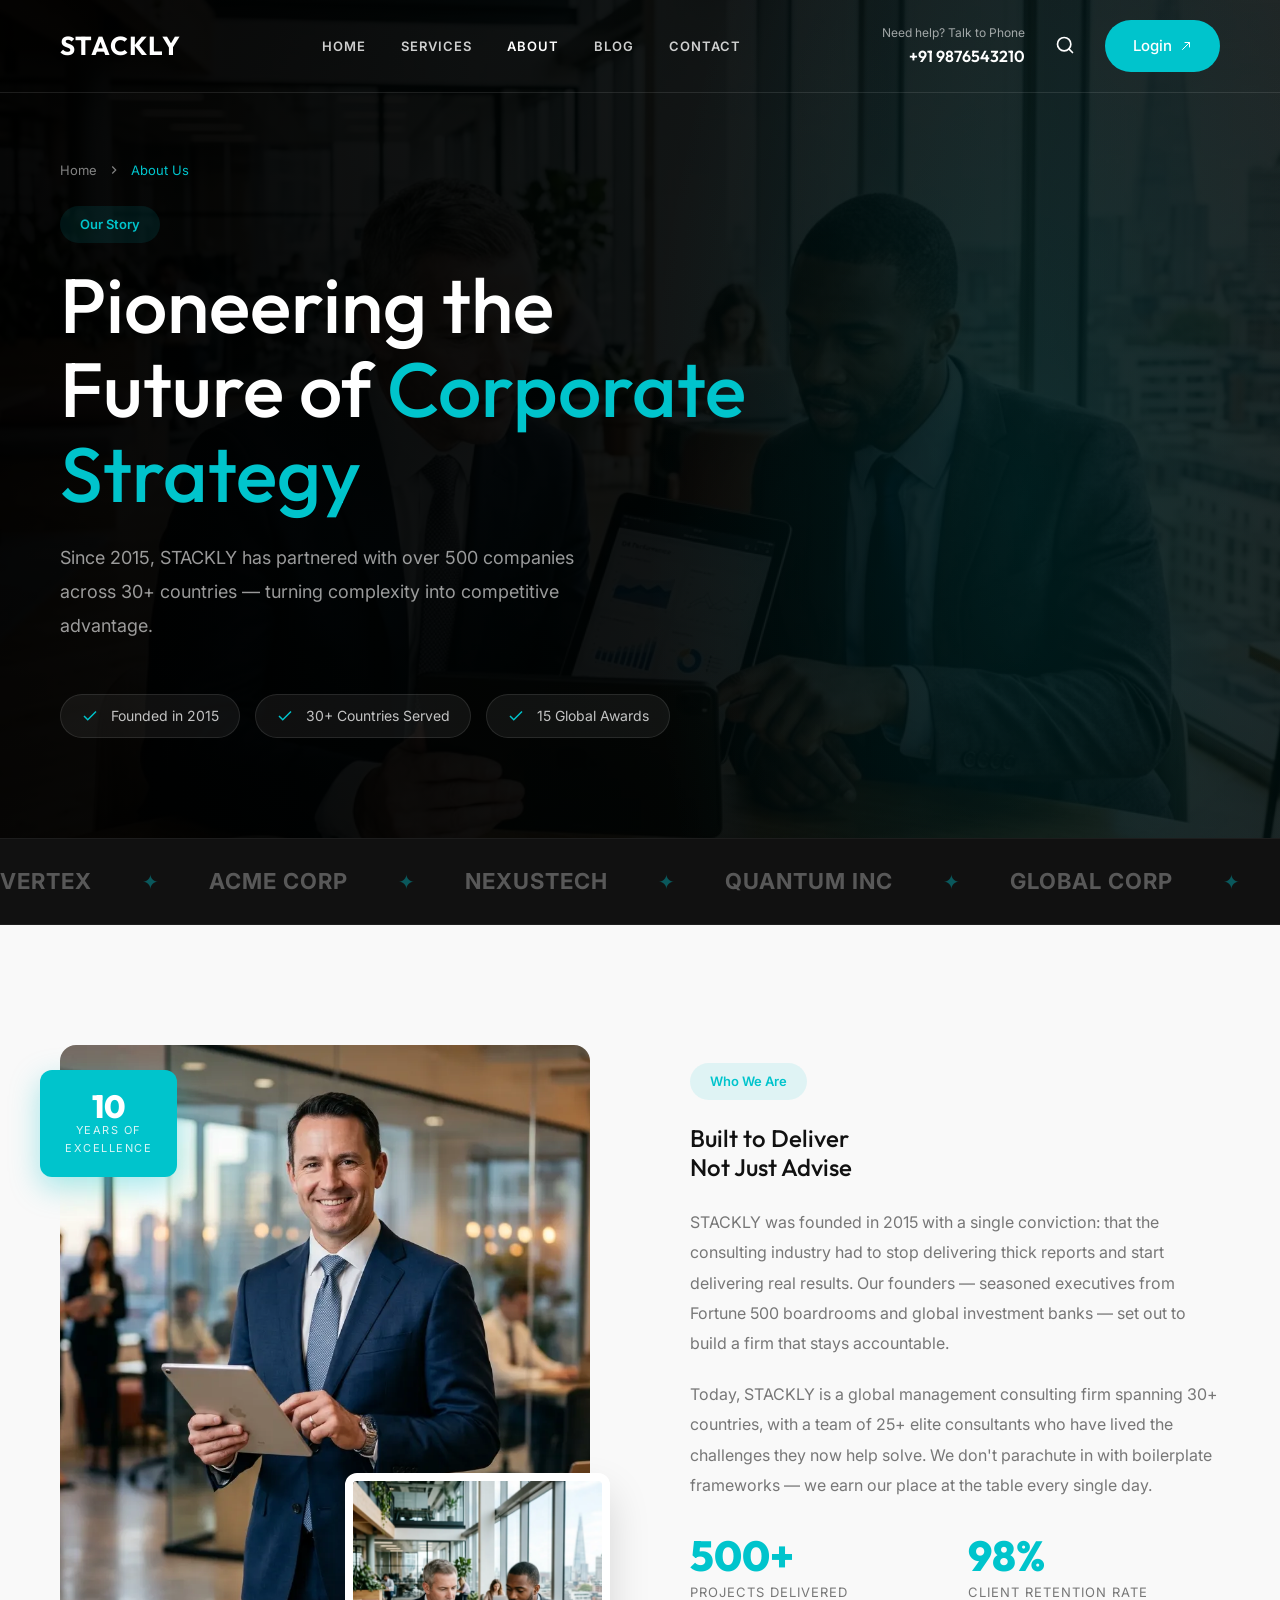
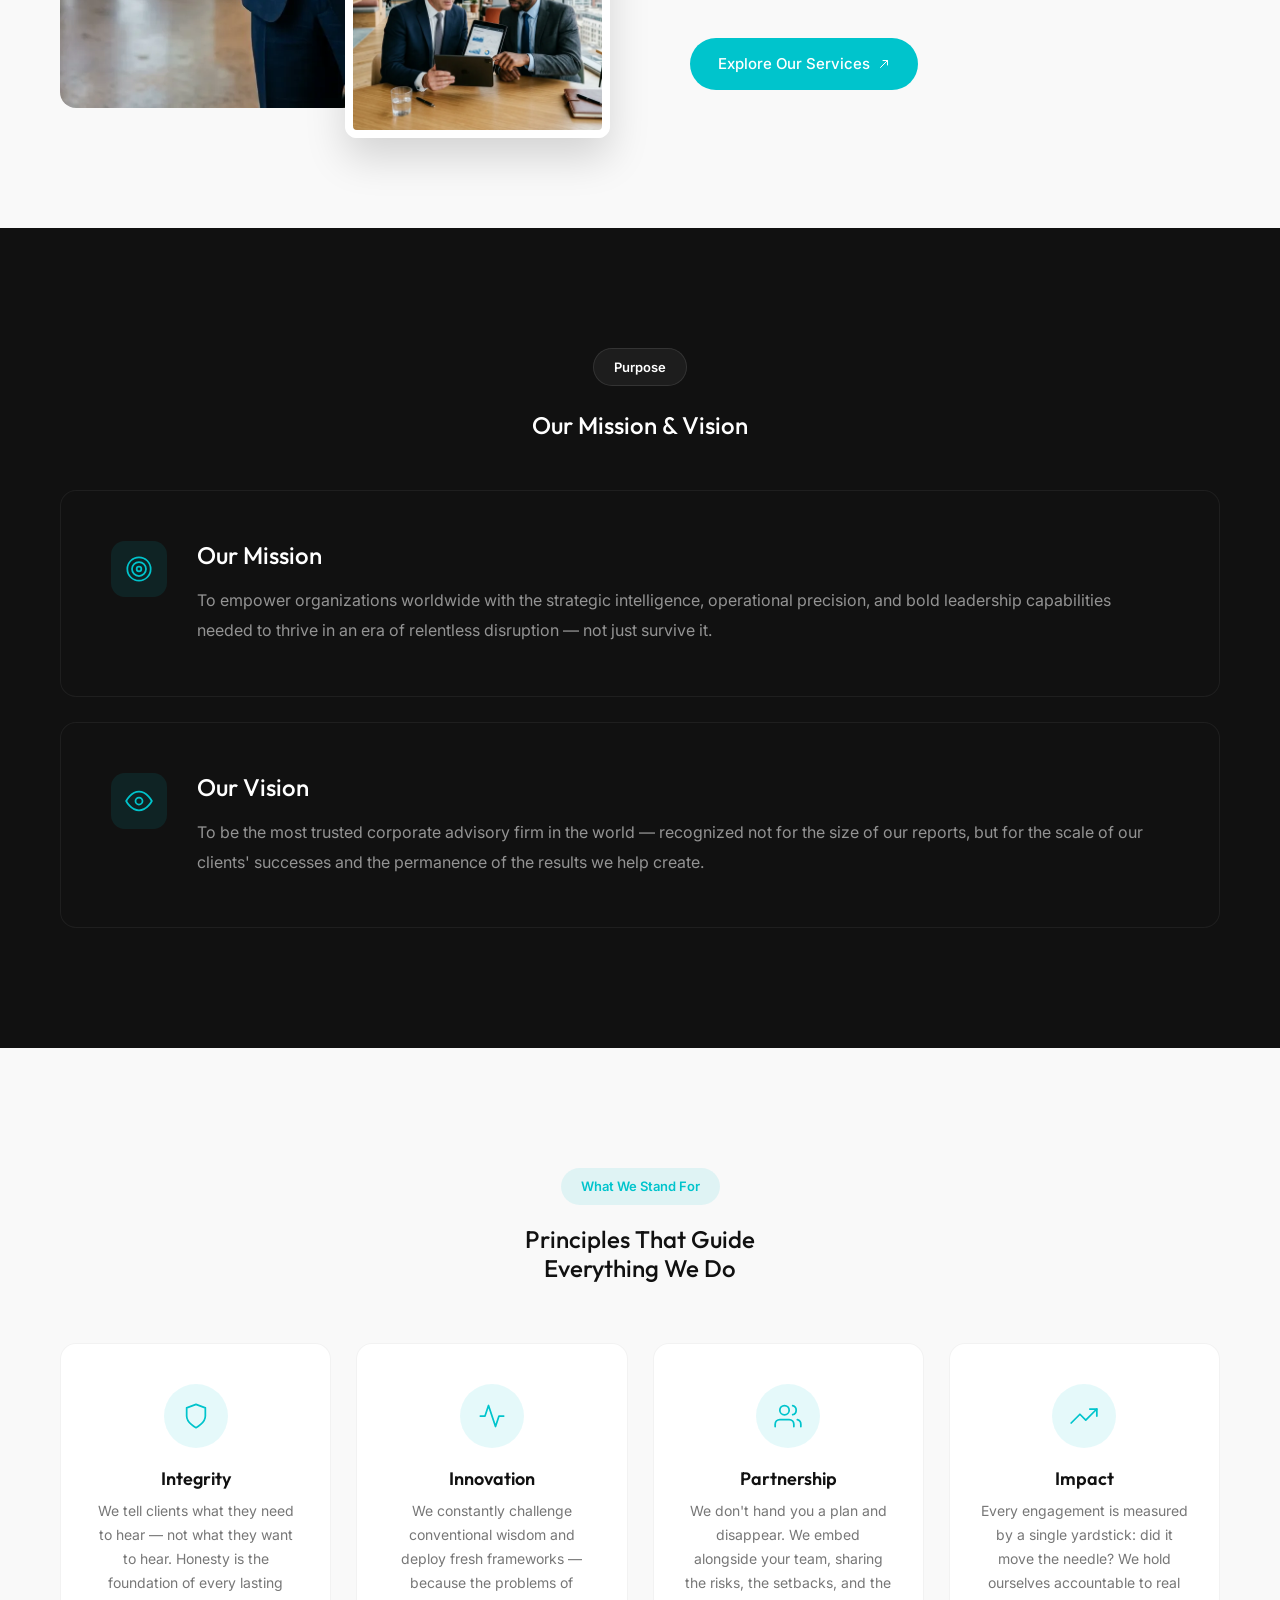
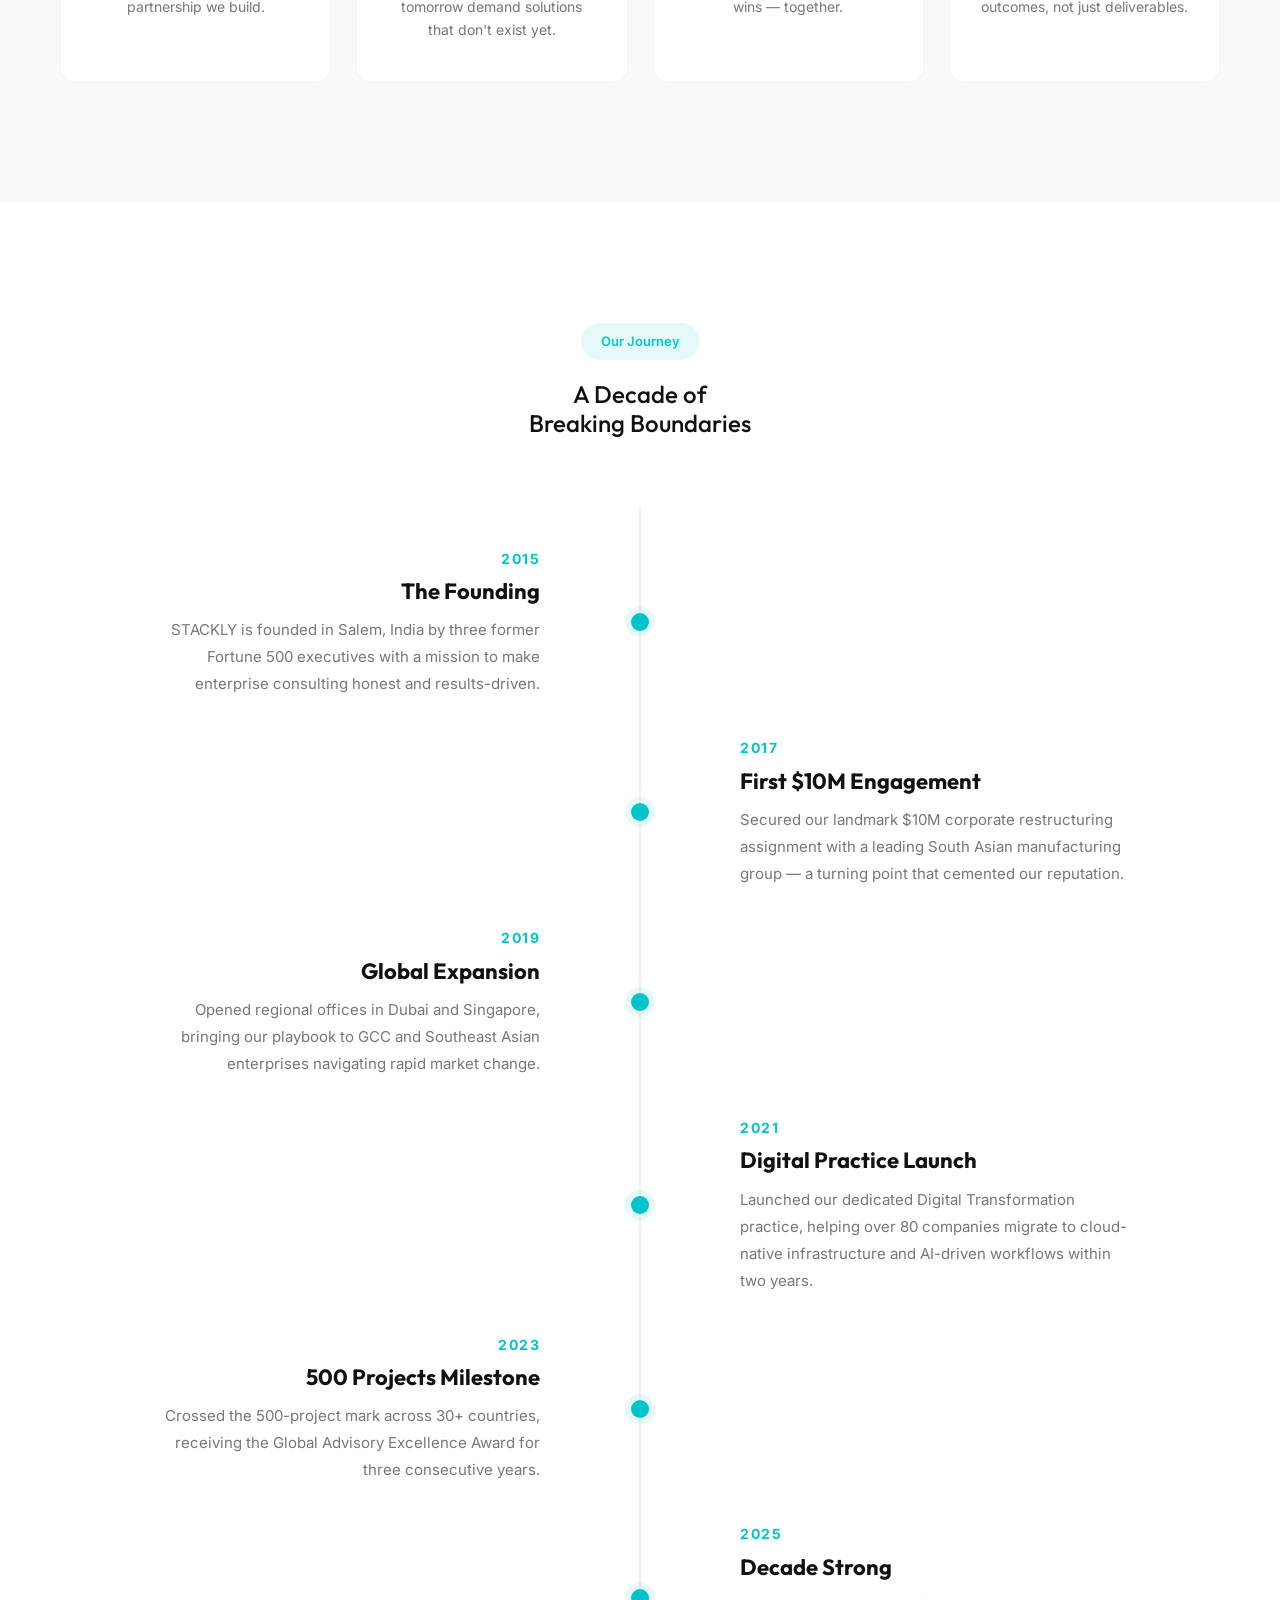
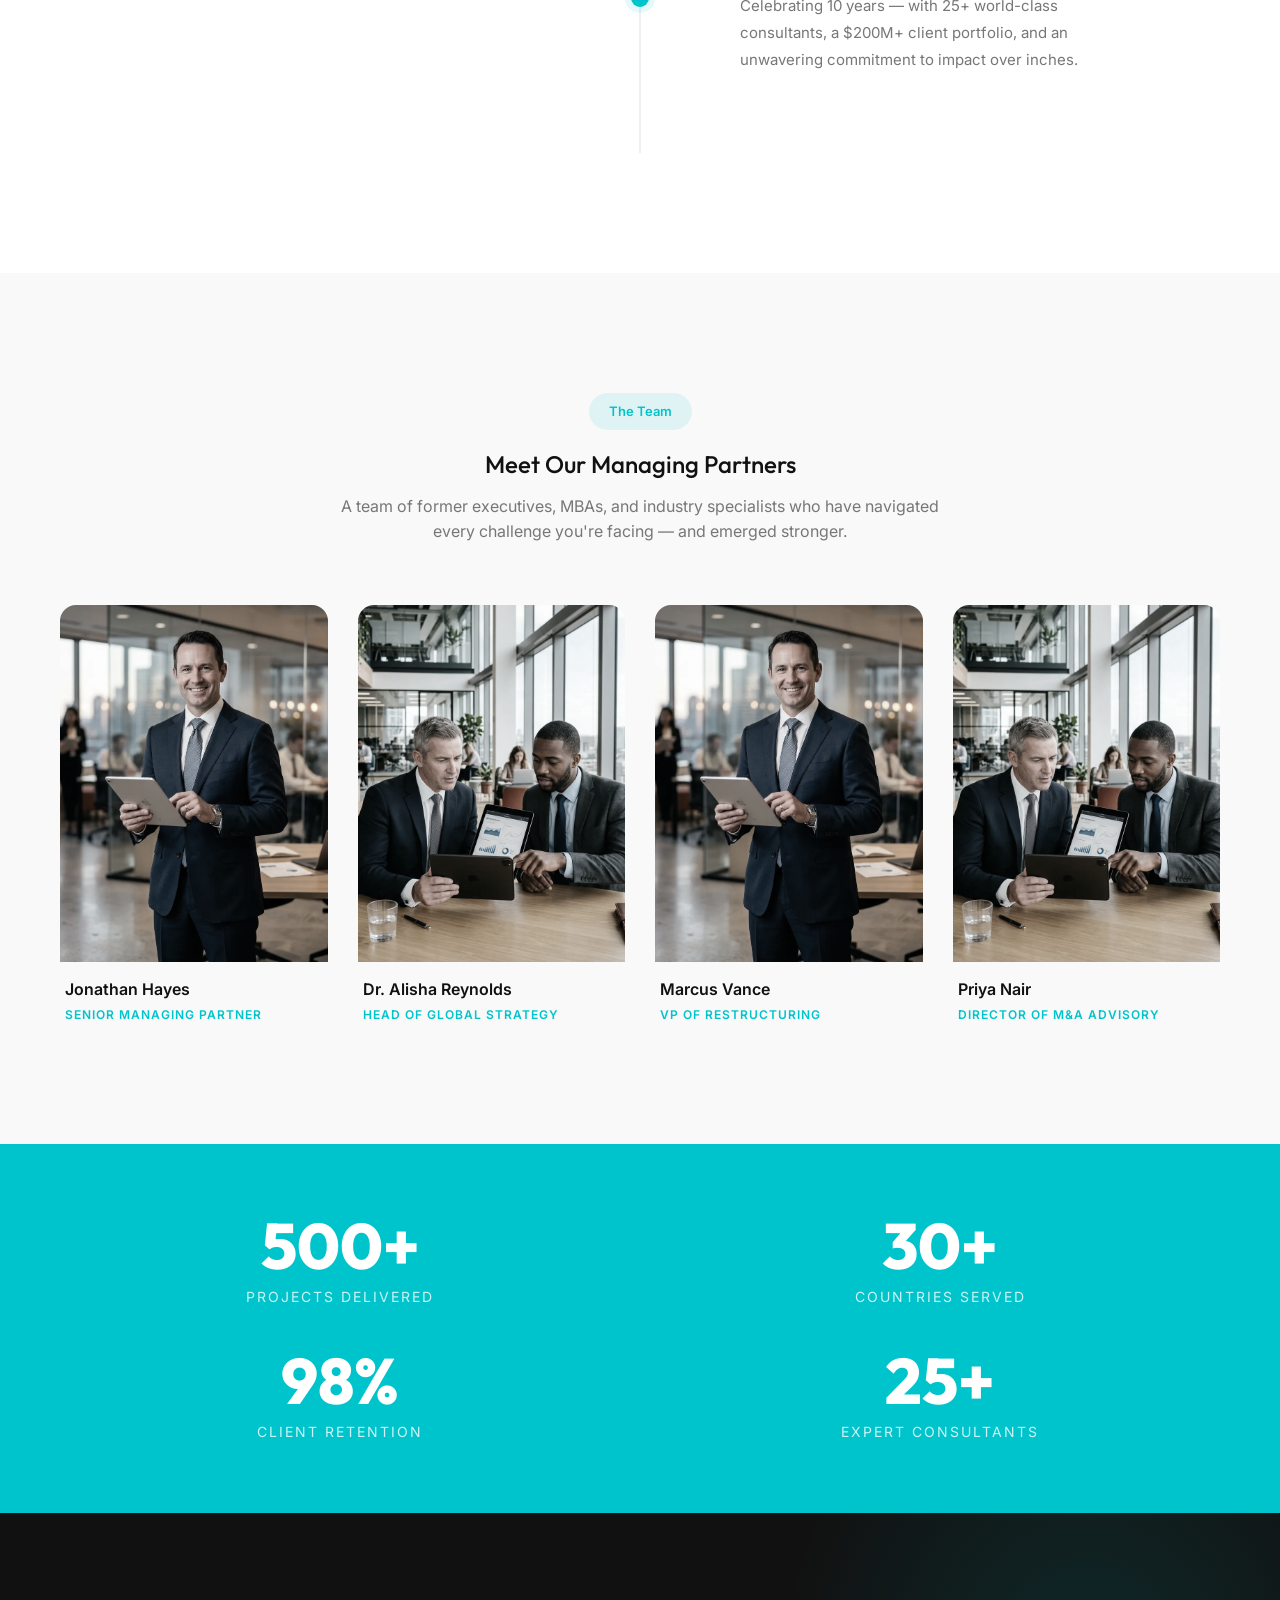
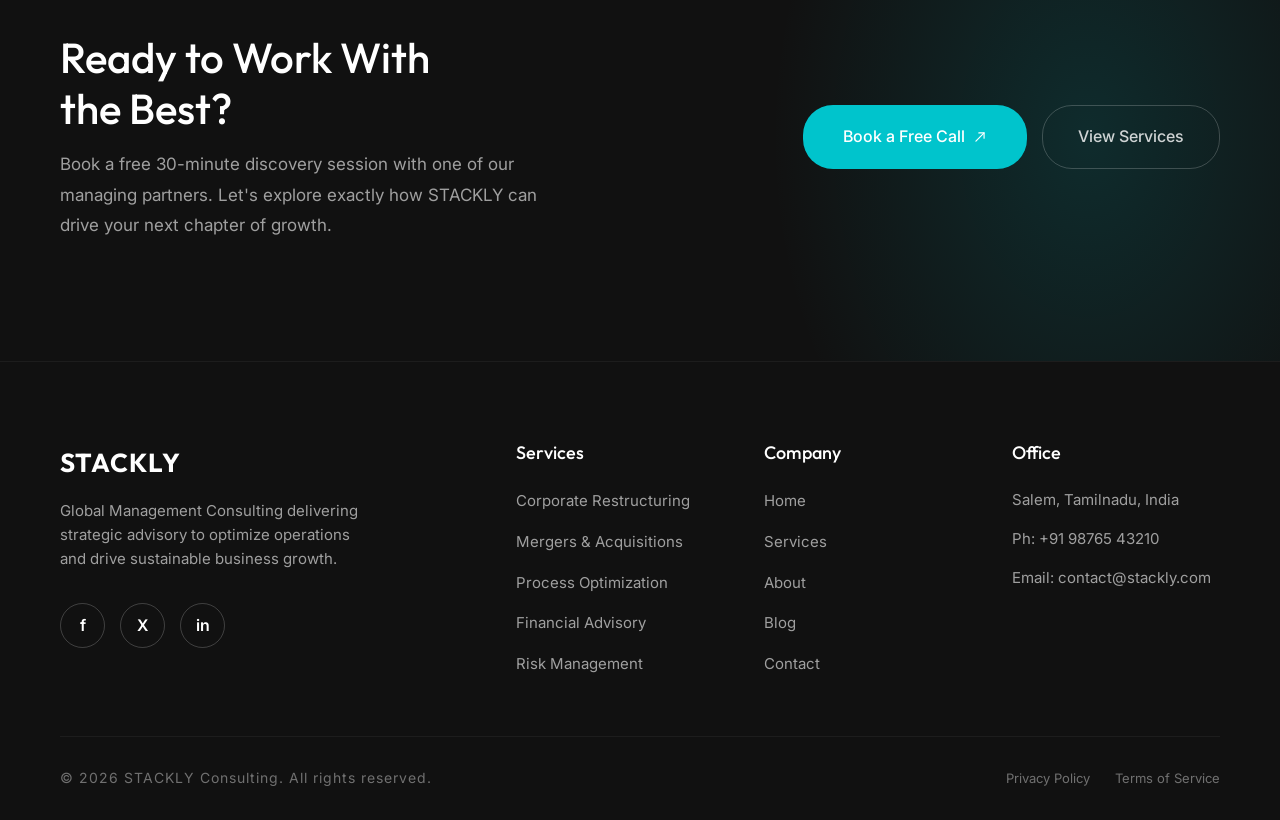
<file: about.html>
<!DOCTYPE html>
<html lang="en">
<head>
    <meta charset="UTF-8">
    <meta name="viewport" content="width=device-width, initial-scale=1.0">
    <title>STACKLY - About Us | Our Story & Team</title>
    <meta name="description" content="Learn about STACKLY — our founding story, core values, leadership team, and the mission driving our global consulting practice.">
    <link rel="preconnect" href="https://fonts.googleapis.com">
    <link rel="preconnect" href="https://fonts.gstatic.com" crossorigin>
    <link href="https://fonts.googleapis.com/css2?family=Inter:wght@300;400;500;600;700&family=Outfit:wght@300;400;500;600;700&display=swap" rel="stylesheet">
    <link rel="stylesheet" href="assets/css/style.css">
    <link href="https://unpkg.com/aos@2.3.1/dist/aos.css" rel="stylesheet">
    <style>
        /* ---- About Page Specific ---- */
        .inner-hero {
            padding: 160px 0 100px;
            position: relative;
            overflow: hidden;
            min-height: 520px;
            display: flex;
            align-items: center;
        }
        .inner-hero::before {
            content: '';
            position: absolute;
            top: -40%; right: -10%;
            width: 60%; height: 200%;
            background: radial-gradient(ellipse at center, rgba(0,196,204,0.12) 0%, transparent 70%);
            z-index: 0;
        }
        .inner-hero .container { position: relative; z-index: 2; }
        .breadcrumb { display: flex; align-items: center; gap: 10px; font-size: 13px; color: rgba(255,255,255,0.5); margin-bottom: 25px; }
        .breadcrumb a { color: rgba(255,255,255,0.5); transition: var(--transition); }
        .breadcrumb a:hover { color: var(--primary); }
        .breadcrumb span { color: var(--primary); }

        /* Story Section */
        .story-grid {
            display: grid;
            grid-template-columns: 1fr;
            gap: 60px;
            align-items: center;
        }
        @media (min-width: 1024px) { .story-grid { grid-template-columns: 1fr 1fr; gap: 100px; } }
        .story-img-wrap { position: relative; }
        .story-img-main { width: 100%; border-radius: 16px; object-fit: cover; aspect-ratio: 4/5; }
        .story-img-accent {
            position: absolute;
            bottom: -30px; right: -20px;
            width: 50%;
            border-radius: 12px;
            border: 8px solid var(--white);
            object-fit: cover;
            aspect-ratio: 1/1;
            box-shadow: 0 20px 40px rgba(0,0,0,0.15);
        }
        @media (max-width: 768px) { .story-img-accent { bottom: -20px; right: -10px; border-width: 4px; } }
        .founded-badge {
            position: absolute;
            top: 25px; left: -20px;
            background: var(--primary);
            color: var(--white);
            padding: 20px 25px;
            border-radius: 12px;
            text-align: center;
            box-shadow: 0 10px 30px rgba(0,196,204,0.35);
        }
        .founded-badge .yr { font-size: 32px; font-weight: 800; line-height: 1; font-family: var(--font-heading); }
        .founded-badge .lbl { font-size: 11px; text-transform: uppercase; letter-spacing: 1.5px; opacity: 0.85; }

        /* Values Grid */
        .values-grid {
            display: grid;
            grid-template-columns: 1fr 1fr;
            gap: 25px;
        }
        @media (min-width: 768px) { .values-grid { grid-template-columns: repeat(4, 1fr); } }
        .value-card {
            background: var(--white);
            border: 1px solid rgba(0,0,0,0.05);
            border-radius: 16px;
            padding: 40px 30px;
            text-align: center;
            transition: var(--transition);
            position: relative;
            overflow: hidden;
        }
        .value-card::before {
            content: '';
            position: absolute;
            inset: 0;
            background: linear-gradient(135deg, rgba(0,196,204,0.06), transparent);
            opacity: 0;
            transition: var(--transition);
        }
        .value-card:hover { transform: translateY(-8px); box-shadow: 0 20px 40px rgba(0,196,204,0.1); border-color: rgba(0,196,204,0.25); }
        .value-card:hover::before { opacity: 1; }
        .value-icon {
            width: 64px; height: 64px;
            border-radius: 50%;
            background: rgba(0,196,204,0.1);
            display: flex; align-items: center; justify-content: center;
            margin: 0 auto 20px;
            transition: var(--transition);
        }
        .value-card:hover .value-icon { background: var(--primary); }
        .value-card:hover .value-icon svg { color: var(--white); }
        .value-icon svg { color: var(--primary); transition: var(--transition); }
        .value-title { font-size: 18px; font-weight: 600; margin-bottom: 10px; }
        .value-desc { font-size: 14px; color: var(--text-muted); line-height: 1.7; }

        /* Company Timeline */
        .history-timeline { 
            position: relative; 
            max-width: 1000px; 
            margin: 0 auto; 
            padding: 40px 0;
        }
        .history-timeline::before {
            content: '';
            position: absolute;
            left: 50%;
            top: 0; bottom: 0;
            width: 2px;
            background: rgba(0,0,0,0.06);
            transform: translateX(-50%);
            z-index: 1;
        }
        @media (max-width: 768px) { 
            .history-timeline::before { left: 20px; transform: none; }
        }
        
        .ht-item {
            display: grid;
            grid-template-columns: 1fr 100px 1fr;
            align-items: center;
            margin-bottom: 40px;
            position: relative;
            z-index: 2;
        }
        @media (max-width: 768px) {
            .ht-item {
                grid-template-columns: 60px 1fr;
                margin-bottom: 50px;
            }
        }

        .ht-content {
            padding: 0;
        }
        .ht-item:nth-child(odd) .ht-left .ht-content { text-align: right; padding-right: 50px; }
        .ht-item:nth-child(even) .ht-right .ht-content { text-align: left; padding-left: 50px; }
        
        @media (max-width: 768px) {
            .ht-item:nth-child(odd) .ht-left .ht-content,
            .ht-item:nth-child(even) .ht-right .ht-content { text-align: left; padding: 0; }
            .ht-left, .ht-right { grid-column: 2; }
            .ht-center { grid-column: 1; grid-row: 1; }
        }

        .ht-center {
            display: flex;
            justify-content: center;
            align-items: center;
        }

        .ht-dot {
            width: 18px; height: 18px;
            border-radius: 50%;
            background: var(--primary);
            box-shadow: 0 0 0 6px rgba(0,196,204,0.1);
            position: relative;
            z-index: 5;
        }

        .ht-year { 
            font-size: 14px; 
            color: var(--primary); 
            font-weight: 700; 
            letter-spacing: 1.5px; 
            text-transform: uppercase; 
            margin-bottom: 8px; 
        }
        .ht-title { font-size: 22px; font-weight: 700; margin-bottom: 12px; color: var(--dark); }
        .ht-desc { font-size: 15px; color: var(--text-muted); line-height: 1.8; }

        /* Team Cards */
        .about-team-grid {
            display: grid;
            grid-template-columns: repeat(2, 1fr);
            gap: 30px;
        }
        @media (min-width: 768px) { .about-team-grid { grid-template-columns: repeat(3, 1fr); } }
        @media (min-width: 1024px) { .about-team-grid { grid-template-columns: repeat(4, 1fr); } }
        .about-team-card { position: relative; border-radius: 16px; overflow: hidden; }
        .about-team-card img { width: 100%; aspect-ratio: 3/4; object-fit: cover; display: block; filter: grayscale(60%); transition: var(--transition); }
        .about-team-card:hover img { filter: grayscale(0%); transform: scale(1.04); }
        .atc-overlay {
            position: absolute;
            bottom: 0; left: 0; right: 0;
            background: linear-gradient(to top, rgba(0,0,0,0.85) 0%, transparent 70%);
            padding: 30px 20px 20px;
            transform: translateY(20px);
            opacity: 0;
            transition: var(--transition);
        }
        .about-team-card:hover .atc-overlay { opacity: 1; transform: translateY(0); }
        .atc-name { font-size: 16px; font-weight: 600; color: var(--white); margin-bottom: 3px; }
        .atc-role { font-size: 12px; color: var(--primary); text-transform: uppercase; letter-spacing: 1px; font-weight: 600; }
        .atc-static { padding: 15px 5px 0; }
        .atc-static .atc-name { color: var(--dark); }

        /* Clients Banner */
        .clients-banner { overflow: hidden; }
        .clients-scroller { display: flex; gap: 50px; align-items: center; animation: marquee 25s linear infinite; width: max-content; }
        .clients-scroller:hover { animation-play-state: paused; }
        .client-brand { font-size: 22px; font-weight: 700; color: rgba(255,255,255,0.3); letter-spacing: 1px; white-space: nowrap; transition: var(--transition); cursor: default; }
        .client-brand:hover { color: var(--primary); }
    </style>
</head>
<body>
    <!-- Cinematic Premium Preloader -->
    <div id="preloader" class="preloader">
        <div class="preloader-panel panel-top"></div>
        <div class="preloader-panel panel-bottom"></div>
        <div class="preloader-content">
            <div class="loader-text-reveal">
                <span style="--index: 0">S</span>
                <span style="--index: 1">T</span>
                <span style="--index: 2">A</span>
                <span style="--index: 3">C</span>
                <span style="--index: 4">K</span>
                <span style="--index: 5">L</span>
                <span style="--index: 6">Y</span>
            </div>
            <div class="loader-line"></div>
        </div>
    </div>
    <div class="cursor"></div>

    <header class="header">
        <div class="container header-container">
            <a href="index.html" class="logo">STACKLY</a>
            <nav class="nav">
                <ul>
                    <li><a href="index.html">Home</a></li>
                    <li><a href="services.html">Services</a></li>
                    <li><a href="about.html" class="active">About</a></li>
                    <li><a href="blog.html">Blog</a></li>
                    <li><a href="contact.html">Contact</a></li>
                </ul>
            </nav>
            <div class="header-right">
                <div class="contact-info desktop-only">
                    <span class="label">Need help? Talk to Phone</span>
                    <a href="tel:9876543210" class="phone">+91 9876543210</a>
                </div>
                <button class="icon-btn" aria-label="Search">
                    <svg viewBox="0 0 24 24" width="20" height="20" stroke="currentColor" stroke-width="2" fill="none" stroke-linecap="round" stroke-linejoin="round"><circle cx="11" cy="11" r="8"></circle><line x1="21" y1="21" x2="16.65" y2="16.65"></line></svg>
                </button>
                <a href="login.html" class="btn btn-primary btn-icon desktop-only">Login<svg width="12" height="12" viewBox="0 0 24 24" fill="none" stroke="currentColor" stroke-width="2" stroke-linecap="round" stroke-linejoin="round"><line x1="5" y1="19" x2="19" y2="5"></line><polyline points="10 5 19 5 19 14"></polyline></svg></a>
                <button class="menu-toggle mobile-only" aria-label="Menu">
                    <svg viewBox="0 0 24 24" width="24" height="24" stroke="currentColor" stroke-width="2" stroke-linecap="round"><line x1="3" y1="12" x2="21" y2="12"></line><line x1="3" y1="6" x2="21" y2="6"></line><line x1="3" y1="18" x2="21" y2="18"></line></svg>
                </button>
            </div>
        </div>
        <div class="mobile-nav">
            <ul>
                <li><a href="index.html">Home</a></li>
                <li><a href="services.html">Services</a></li>
                <li><a href="about.html" class="active">About</a></li>
                <li><a href="blog.html">Blog</a></li>
                <li><a href="contact.html">Contact</a></li>
                <li><a href="login.html">Login</a></li>
            </ul>
            <div class="mobile-contact mt-8">
                <p class="text-white mb-2">Need help? Talk to Phone</p>
                <a href="tel:9876543210" class="phone" style="color:#00c4cc">+91 9876543210</a>
            </div>
        </div>
    </header>

    <main>

        <!-- Hero -->
        <section class="inner-hero">
            <div class="hero-bg" style="background-image: url('assets/images/about_team.webp'); filter: brightness(0.25);"></div>
            <div class="hero-overlay" style="background: linear-gradient(to right, rgba(0,0,0,0.88) 0%, rgba(0,10,10,0.5) 100%);"></div>
            <div class="container">
                <div class="breadcrumb" data-aos="fade-up">
                    <a href="index.html">Home</a>
                    <svg width="14" height="14" viewBox="0 0 24 24" fill="none" stroke="currentColor" stroke-width="2"><polyline points="9 18 15 12 9 6"></polyline></svg>
                    <span>About Us</span>
                </div>
                <div style="max-width: 700px;">
                    <span class="tag" style="display:inline-block; padding:8px 20px; background:rgba(0,196,204,0.1); border-radius:30px; color:var(--primary); font-size:13px; margin-bottom:20px; font-weight:600;" data-aos="fade-up" data-aos-delay="50">Our Story</span>
                    <h1 class="text-white" data-aos="fade-up" data-aos-delay="100" style="font-size:clamp(42px,6vw,78px); line-height:1.1;">Pioneering the<br>Future of <span style="color:var(--primary);">Corporate<br>Strategy</span></h1>
                    <p style="font-size:18px; color:rgba(255,255,255,0.6); margin-top:25px; line-height:1.9; max-width:560px;" data-aos="fade-up" data-aos-delay="200">Since 2015, STACKLY has partnered with over 500 companies across 30+ countries — turning complexity into competitive advantage.</p>
                </div>
                <!-- Floating KPI chips -->
                <div style="display:flex; flex-wrap:wrap; gap:15px; margin-top:50px;" data-aos="fade-up" data-aos-delay="300">
                    <div style="display:flex; align-items:center; gap:12px; background:rgba(255,255,255,0.06); border:1px solid rgba(255,255,255,0.1); border-radius:30px; padding:10px 20px;">
                        <svg width="18" height="18" viewBox="0 0 24 24" fill="none" stroke="var(--primary)" stroke-width="2"><polyline points="20 6 9 17 4 12"></polyline></svg>
                        <span style="color:rgba(255,255,255,0.75); font-size:14px;">Founded in 2015</span>
                    </div>
                    <div style="display:flex; align-items:center; gap:12px; background:rgba(255,255,255,0.06); border:1px solid rgba(255,255,255,0.1); border-radius:30px; padding:10px 20px;">
                        <svg width="18" height="18" viewBox="0 0 24 24" fill="none" stroke="var(--primary)" stroke-width="2"><polyline points="20 6 9 17 4 12"></polyline></svg>
                        <span style="color:rgba(255,255,255,0.75); font-size:14px;">30+ Countries Served</span>
                    </div>
                    <div style="display:flex; align-items:center; gap:12px; background:rgba(255,255,255,0.06); border:1px solid rgba(255,255,255,0.1); border-radius:30px; padding:10px 20px;">
                        <svg width="18" height="18" viewBox="0 0 24 24" fill="none" stroke="var(--primary)" stroke-width="2"><polyline points="20 6 9 17 4 12"></polyline></svg>
                        <span style="color:rgba(255,255,255,0.75); font-size:14px;">15 Global Awards</span>
                    </div>
                </div>
            </div>
        </section>

        <!-- Clients Marquee Banner -->
        <div class="clients-banner" style="background: var(--dark); padding: 25px 0; border-top: 1px solid rgba(255,255,255,0.05); border-bottom: 1px solid rgba(255,255,255,0.05); overflow:hidden;">
            <div class="clients-scroller">
                <span class="client-brand">VERTEX</span>
                <span style="color:rgba(0,196,204,0.4); font-size:20px;">✦</span>
                <span class="client-brand">ACME CORP</span>
                <span style="color:rgba(0,196,204,0.4); font-size:20px;">✦</span>
                <span class="client-brand">NEXUSTECH</span>
                <span style="color:rgba(0,196,204,0.4); font-size:20px;">✦</span>
                <span class="client-brand">QUANTUM INC</span>
                <span style="color:rgba(0,196,204,0.4); font-size:20px;">✦</span>
                <span class="client-brand">GLOBAL CORP</span>
                <span style="color:rgba(0,196,204,0.4); font-size:20px;">✦</span>
                <span class="client-brand">PINNACLE</span>
                <span style="color:rgba(0,196,204,0.4); font-size:20px;">✦</span>
                <!-- Duplicate for infinite scroll -->
                <span class="client-brand">VERTEX</span>
                <span style="color:rgba(0,196,204,0.4); font-size:20px;">✦</span>
                <span class="client-brand">ACME CORP</span>
                <span style="color:rgba(0,196,204,0.4); font-size:20px;">✦</span>
                <span class="client-brand">NEXUSTECH</span>
                <span style="color:rgba(0,196,204,0.4); font-size:20px;">✦</span>
                <span class="client-brand">QUANTUM INC</span>
                <span style="color:rgba(0,196,204,0.4); font-size:20px;">✦</span>
                <span class="client-brand">GLOBAL CORP</span>
                <span style="color:rgba(0,196,204,0.4); font-size:20px;">✦</span>
                <span class="client-brand">PINNACLE</span>
                <span style="color:rgba(0,196,204,0.4); font-size:20px;">✦</span>
            </div>
        </div>

        <!-- Our Story -->
        <section class="section-padding" style="background:#f9f9f9;">
            <div class="container">
                <div class="story-grid">
                    <div class="story-img-wrap" data-aos="fade-right">
                        <img src="assets/images/about_man.webp" alt="STACKLY Founding" class="story-img-main">
                        <img src="assets/images/about_team.webp" alt="STACKLY Team" class="story-img-accent">
                        <div class="founded-badge" data-aos="zoom-in" data-aos-delay="300">
                            <div class="yr">10</div>
                            <div class="lbl">Years of<br>Excellence</div>
                        </div>
                    </div>
                    <div data-aos="fade-left" data-aos-delay="100">
                        <span class="tag" style="display:inline-block; padding:8px 20px; background:rgba(0,196,204,0.1); border-radius:30px; color:var(--primary); font-size:13px; margin-bottom:25px; font-weight:600;">Who We Are</span>
                        <h2 class="section-title" style="margin-bottom:25px;">Built to Deliver<br>Not Just Advise</h2>
                        <p style="color:var(--text-muted); font-size:16px; line-height:1.9; margin-bottom:20px;">STACKLY was founded in 2015 with a single conviction: that the consulting industry had to stop delivering thick reports and start delivering real results. Our founders — seasoned executives from Fortune 500 boardrooms and global investment banks — set out to build a firm that stays accountable.</p>
                        <p style="color:var(--text-muted); font-size:16px; line-height:1.9; margin-bottom:35px;">Today, STACKLY is a global management consulting firm spanning 30+ countries, with a team of 25+ elite consultants who have lived the challenges they now help solve. We don't parachute in with boilerplate frameworks — we earn our place at the table every single day.</p>
                        <div style="display:grid; grid-template-columns:1fr 1fr; gap:25px; margin-bottom:35px;">
                            <div>
                                <div style="font-size:42px; font-weight:800; color:var(--primary); font-family:var(--font-heading); line-height:1;">500+</div>
                                <div style="font-size:13px; color:var(--text-muted); text-transform:uppercase; letter-spacing:1px; margin-top:5px;">Projects Delivered</div>
                            </div>
                            <div>
                                <div style="font-size:42px; font-weight:800; color:var(--primary); font-family:var(--font-heading); line-height:1;">98%</div>
                                <div style="font-size:13px; color:var(--text-muted); text-transform:uppercase; letter-spacing:1px; margin-top:5px;">Client Retention Rate</div>
                            </div>
                        </div>
                        <a href="services.html" class="btn btn-primary btn-icon">Explore Our Services <svg width="12" height="12" viewBox="0 0 24 24" fill="none" stroke="currentColor" stroke-width="2" stroke-linecap="round" stroke-linejoin="round"><line x1="5" y1="19" x2="19" y2="5"></line><polyline points="10 5 19 5 19 14"></polyline></svg></a>
                    </div>
                </div>
            </div>
        </section>

        <!-- Mission & Vision -->
        <section class="section-padding bg-dark">
            <div class="container">
                <div style="display:grid; grid-template-columns:1fr; gap:30px;" data-aos="fade-up">
                    <div style="text-align:center;">
                        <span class="tag" style="display:inline-block; padding:8px 20px; background:rgba(255,255,255,0.05); border:1px solid rgba(255,255,255,0.1); border-radius:30px; color:var(--white); font-size:13px; margin-bottom:25px; font-weight:600;">Purpose</span>
                        <h2 class="section-title text-white">Our Mission &amp; Vision</h2>
                    </div>
                </div>
                <div style="display:grid; grid-template-columns:1fr; gap:30px; margin-top:50px;" >
                    <div style="display:grid; grid-template-columns:1fr; gap:25px;">
                        <!-- Mission -->
                        <div style="background:#111; border:1px solid rgba(255,255,255,0.06); border-radius:16px; padding:50px; display:flex; gap:30px; align-items:flex-start; transition: var(--transition);" data-aos="fade-up" data-aos-delay="0">
                            <div style="width:56px; height:56px; border-radius:14px; background:rgba(0,196,204,0.1); display:flex; align-items:center; justify-content:center; flex-shrink:0;">
                                <svg width="28" height="28" viewBox="0 0 24 24" fill="none" stroke="var(--primary)" stroke-width="1.5" stroke-linecap="round" stroke-linejoin="round"><circle cx="12" cy="12" r="10"/><circle cx="12" cy="12" r="6"/><circle cx="12" cy="12" r="2"/></svg>
                            </div>
                            <div>
                                <h3 style="font-size:24px; color:var(--white); margin-bottom:15px;">Our Mission</h3>
                                <p style="color:rgba(255,255,255,0.55); font-size:16px; line-height:1.9;">To empower organizations worldwide with the strategic intelligence, operational precision, and bold leadership capabilities needed to thrive in an era of relentless disruption — not just survive it.</p>
                            </div>
                        </div>
                        <!-- Vision -->
                        <div style="background:#111; border:1px solid rgba(255,255,255,0.06); border-radius:16px; padding:50px; display:flex; gap:30px; align-items:flex-start;" data-aos="fade-up" data-aos-delay="100">
                            <div style="width:56px; height:56px; border-radius:14px; background:rgba(0,196,204,0.1); display:flex; align-items:center; justify-content:center; flex-shrink:0;">
                                <svg width="28" height="28" viewBox="0 0 24 24" fill="none" stroke="var(--primary)" stroke-width="1.5" stroke-linecap="round" stroke-linejoin="round"><path d="M1 12s4-8 11-8 11 8 11 8-4 8-11 8-11-8-11-8z"/><circle cx="12" cy="12" r="3"/></svg>
                            </div>
                            <div>
                                <h3 style="font-size:24px; color:var(--white); margin-bottom:15px;">Our Vision</h3>
                                <p style="color:rgba(255,255,255,0.55); font-size:16px; line-height:1.9;">To be the most trusted corporate advisory firm in the world — recognized not for the size of our reports, but for the scale of our clients' successes and the permanence of the results we help create.</p>
                            </div>
                        </div>
                    </div>
                </div>
            </div>
        </section>

        <!-- Core Values -->
        <section class="section-padding" style="background:#f9f9f9;">
            <div class="container">
                <div class="text-center mb-12" style="max-width:600px; margin:0 auto 60px;">
                    <span class="tag" style="display:inline-block; padding:8px 20px; background:rgba(0,196,204,0.1); border-radius:30px; color:var(--primary); font-size:13px; margin-bottom:20px; font-weight:600;" data-aos="fade-up">What We Stand For</span>
                    <h2 class="section-title" data-aos="fade-up" data-aos-delay="100">Principles That Guide<br>Everything We Do</h2>
                </div>
                <div class="values-grid">
                    <div class="value-card" data-aos="fade-up" data-aos-delay="0">
                        <div class="value-icon"><svg width="28" height="28" viewBox="0 0 24 24" fill="none" stroke="currentColor" stroke-width="1.5" stroke-linecap="round" stroke-linejoin="round"><path d="M12 22s8-4 8-10V5l-8-3-8 3v7c0 6 8 10 8 10z"/></svg></div>
                        <h3 class="value-title">Integrity</h3>
                        <p class="value-desc">We tell clients what they need to hear — not what they want to hear. Honesty is the foundation of every lasting partnership we build.</p>
                    </div>
                    <div class="value-card" data-aos="fade-up" data-aos-delay="100">
                        <div class="value-icon"><svg width="28" height="28" viewBox="0 0 24 24" fill="none" stroke="currentColor" stroke-width="1.5" stroke-linecap="round" stroke-linejoin="round"><polyline points="22 12 18 12 15 21 9 3 6 12 2 12"/></svg></div>
                        <h3 class="value-title">Innovation</h3>
                        <p class="value-desc">We constantly challenge conventional wisdom and deploy fresh frameworks — because the problems of tomorrow demand solutions that don't exist yet.</p>
                    </div>
                    <div class="value-card" data-aos="fade-up" data-aos-delay="200">
                        <div class="value-icon"><svg width="28" height="28" viewBox="0 0 24 24" fill="none" stroke="currentColor" stroke-width="1.5" stroke-linecap="round" stroke-linejoin="round"><path d="M17 21v-2a4 4 0 0 0-4-4H5a4 4 0 0 0-4 4v2"/><circle cx="9" cy="7" r="4"/><path d="M23 21v-2a4 4 0 0 0-3-3.87"/><path d="M16 3.13a4 4 0 0 1 0 7.75"/></svg></div>
                        <h3 class="value-title">Partnership</h3>
                        <p class="value-desc">We don't hand you a plan and disappear. We embed alongside your team, sharing the risks, the setbacks, and the wins — together.</p>
                    </div>
                    <div class="value-card" data-aos="fade-up" data-aos-delay="300">
                        <div class="value-icon"><svg width="28" height="28" viewBox="0 0 24 24" fill="none" stroke="currentColor" stroke-width="1.5" stroke-linecap="round" stroke-linejoin="round"><polyline points="23 6 13.5 15.5 8.5 10.5 1 18"/><polyline points="17 6 23 6 23 12"/></svg></div>
                        <h3 class="value-title">Impact</h3>
                        <p class="value-desc">Every engagement is measured by a single yardstick: did it move the needle? We hold ourselves accountable to real outcomes, not just deliverables.</p>
                    </div>
                </div>
            </div>
        </section>

        <!-- Company History Timeline -->
        <section class="section-padding" style="background:var(--white);">
            <div class="container">
                <div class="text-center mb-12" style="max-width:600px; margin:0 auto 70px;">
                    <span class="tag" style="display:inline-block; padding:8px 20px; background:rgba(0,196,204,0.1); border-radius:30px; color:var(--primary); font-size:13px; margin-bottom:20px; font-weight:600;" data-aos="fade-up">Our Journey</span>
                    <h2 class="section-title" data-aos="fade-up" data-aos-delay="100">A Decade of<br>Breaking Boundaries</h2>
                </div>
                <div class="history-timeline">
                    <!-- 2015 -->
                    <div class="ht-item" data-aos="fade-right">
                        <div class="ht-left">
                            <div class="ht-content">
                                <div class="ht-year">2015</div>
                                <h3 class="ht-title">The Founding</h3>
                                <p class="ht-desc">STACKLY is founded in Salem, India by three former Fortune 500 executives with a mission to make enterprise consulting honest and results-driven.</p>
                            </div>
                        </div>
                        <div class="ht-center"><div class="ht-dot"></div></div>
                        <div class="ht-right"></div>
                    </div>

                    <!-- 2017 -->
                    <div class="ht-item" data-aos="fade-left">
                        <div class="ht-left"></div>
                        <div class="ht-center"><div class="ht-dot"></div></div>
                        <div class="ht-right">
                            <div class="ht-content">
                                <div class="ht-year">2017</div>
                                <h3 class="ht-title">First $10M Engagement</h3>
                                <p class="ht-desc">Secured our landmark $10M corporate restructuring assignment with a leading South Asian manufacturing group — a turning point that cemented our reputation.</p>
                            </div>
                        </div>
                    </div>

                    <!-- 2019 -->
                    <div class="ht-item" data-aos="fade-right">
                        <div class="ht-left">
                            <div class="ht-content">
                                <div class="ht-year">2019</div>
                                <h3 class="ht-title">Global Expansion</h3>
                                <p class="ht-desc">Opened regional offices in Dubai and Singapore, bringing our playbook to GCC and Southeast Asian enterprises navigating rapid market change.</p>
                            </div>
                        </div>
                        <div class="ht-center"><div class="ht-dot"></div></div>
                        <div class="ht-right"></div>
                    </div>

                    <!-- 2021 -->
                    <div class="ht-item" data-aos="fade-left">
                        <div class="ht-left"></div>
                        <div class="ht-center"><div class="ht-dot"></div></div>
                        <div class="ht-right">
                            <div class="ht-content">
                                <div class="ht-year">2021</div>
                                <h3 class="ht-title">Digital Practice Launch</h3>
                                <p class="ht-desc">Launched our dedicated Digital Transformation practice, helping over 80 companies migrate to cloud-native infrastructure and AI-driven workflows within two years.</p>
                            </div>
                        </div>
                    </div>

                    <!-- 2023 -->
                    <div class="ht-item" data-aos="fade-right">
                        <div class="ht-left">
                            <div class="ht-content">
                                <div class="ht-year">2023</div>
                                <h3 class="ht-title">500 Projects Milestone</h3>
                                <p class="ht-desc">Crossed the 500-project mark across 30+ countries, receiving the Global Advisory Excellence Award for three consecutive years.</p>
                            </div>
                        </div>
                        <div class="ht-center"><div class="ht-dot"></div></div>
                        <div class="ht-right"></div>
                    </div>

                    <!-- 2025 -->
                    <div class="ht-item" data-aos="fade-left">
                        <div class="ht-left"></div>
                        <div class="ht-center"><div class="ht-dot"></div></div>
                        <div class="ht-right">
                            <div class="ht-content">
                                <div class="ht-year">2025</div>
                                <h3 class="ht-title">Decade Strong</h3>
                                <p class="ht-desc">Celebrating 10 years — with 25+ world-class consultants, a $200M+ client portfolio, and an unwavering commitment to impact over inches.</p>
                            </div>
                        </div>
                    </div>
                </div>
            </div>
        </section>

        <!-- Leadership Team -->
        <section class="section-padding" style="background:#f9f9f9;">
            <div class="container">
                <div class="text-center mb-12" style="max-width:600px; margin:0 auto 60px;">
                    <span class="tag" style="display:inline-block; padding:8px 20px; background:rgba(0,196,204,0.1); border-radius:30px; color:var(--primary); font-size:13px; margin-bottom:20px; font-weight:600;" data-aos="fade-up">The Team</span>
                    <h2 class="section-title" data-aos="fade-up" data-aos-delay="100">Meet Our Managing Partners</h2>
                    <p style="color:var(--text-muted); font-size:16px; margin-top:15px;" data-aos="fade-up" data-aos-delay="150">A team of former executives, MBAs, and industry specialists who have navigated every challenge you're facing — and emerged stronger.</p>
                </div>
                <div class="about-team-grid">
                    <div class="about-team-card" data-aos="fade-up" data-aos-delay="0">
                        <img src="assets/images/about_man.webp" alt="Jonathan Hayes">
                        <div class="atc-overlay">
                            <div class="atc-name">Jonathan Hayes</div>
                            <div class="atc-role">Senior Managing Partner</div>
                        </div>
                        <div class="atc-static">
                            <div class="atc-name">Jonathan Hayes</div>
                            <div class="atc-role" style="font-size:12px; color:var(--primary); text-transform:uppercase; letter-spacing:1px; font-weight:600;">Senior Managing Partner</div>
                        </div>
                    </div>
                    <div class="about-team-card" data-aos="fade-up" data-aos-delay="100">
                        <img src="assets/images/about_team.webp" alt="Dr. Alisha Reynolds">
                        <div class="atc-overlay">
                            <div class="atc-name">Dr. Alisha Reynolds</div>
                            <div class="atc-role">Head of Global Strategy</div>
                        </div>
                        <div class="atc-static">
                            <div class="atc-name">Dr. Alisha Reynolds</div>
                            <div class="atc-role" style="font-size:12px; color:var(--primary); text-transform:uppercase; letter-spacing:1px; font-weight:600;">Head of Global Strategy</div>
                        </div>
                    </div>
                    <div class="about-team-card" data-aos="fade-up" data-aos-delay="200">
                        <img src="assets/images/about_man.webp" alt="Marcus Vance">
                        <div class="atc-overlay">
                            <div class="atc-name">Marcus Vance</div>
                            <div class="atc-role">VP of Restructuring</div>
                        </div>
                        <div class="atc-static">
                            <div class="atc-name">Marcus Vance</div>
                            <div class="atc-role" style="font-size:12px; color:var(--primary); text-transform:uppercase; letter-spacing:1px; font-weight:600;">VP of Restructuring</div>
                        </div>
                    </div>
                    <div class="about-team-card" data-aos="fade-up" data-aos-delay="300">
                        <img src="assets/images/about_team.webp" alt="Priya Nair">
                        <div class="atc-overlay">
                            <div class="atc-name">Priya Nair</div>
                            <div class="atc-role">Director of M&amp;A Advisory</div>
                        </div>
                        <div class="atc-static">
                            <div class="atc-name">Priya Nair</div>
                            <div class="atc-role" style="font-size:12px; color:var(--primary); text-transform:uppercase; letter-spacing:1px; font-weight:600;">Director of M&amp;A Advisory</div>
                        </div>
                    </div>
                </div>
            </div>
        </section>

        <!-- Stats Band -->
        <section style="background:var(--primary); padding:70px 0;">
            <div class="container">
                <div style="display:grid; grid-template-columns:repeat(2, 1fr); gap:40px; text-align:center;" data-aos="fade-up">
                    <div style="color:var(--white);">
                        <div style="font-size:clamp(40px,5vw,70px); font-weight:800; font-family:var(--font-heading); line-height:1;">500+</div>
                        <div style="font-size:14px; text-transform:uppercase; letter-spacing:2px; opacity:0.8; margin-top:8px;">Projects Delivered</div>
                    </div>
                    <div style="color:var(--white);">
                        <div style="font-size:clamp(40px,5vw,70px); font-weight:800; font-family:var(--font-heading); line-height:1;">30+</div>
                        <div style="font-size:14px; text-transform:uppercase; letter-spacing:2px; opacity:0.8; margin-top:8px;">Countries Served</div>
                    </div>
                    <div style="color:var(--white);">
                        <div style="font-size:clamp(40px,5vw,70px); font-weight:800; font-family:var(--font-heading); line-height:1;">98%</div>
                        <div style="font-size:14px; text-transform:uppercase; letter-spacing:2px; opacity:0.8; margin-top:8px;">Client Retention</div>
                    </div>
                    <div style="color:var(--white);">
                        <div style="font-size:clamp(40px,5vw,70px); font-weight:800; font-family:var(--font-heading); line-height:1;">25+</div>
                        <div style="font-size:14px; text-transform:uppercase; letter-spacing:2px; opacity:0.8; margin-top:8px;">Expert Consultants</div>
                    </div>
                </div>
            </div>
        </section>

        <!-- CTA -->
        <section class="cta-section section-padding bg-dark" style="position:relative; overflow:hidden;">
            <div style="position:absolute; top:-50%; right:-10%; width:50%; height:200%; background:radial-gradient(ellipse at center, rgba(0,196,204,0.15) 0%, transparent 70%); z-index:0;"></div>
            <div class="container" style="position:relative; z-index:1;" data-aos="zoom-in">
                <div style="display:flex; flex-wrap:wrap; align-items:center; justify-content:space-between; gap:40px;">
                    <div style="max-width:500px;">
                        <h2 class="text-white" style="font-size:clamp(28px,4vw,42px); margin-bottom:15px;">Ready to Work With<br>the Best?</h2>
                        <p style="font-size:17px; color:rgba(255,255,255,0.6); line-height:1.8;">Book a free 30-minute discovery session with one of our managing partners. Let's explore exactly how STACKLY can drive your next chapter of growth.</p>
                    </div>
                    <div style="display:flex; flex-wrap:wrap; gap:15px;">
                        <a href="404.html" class="btn btn-primary btn-icon" style="font-size:16px; padding:18px 40px;">Book a Free Call <svg width="14" height="14" viewBox="0 0 24 24" fill="none" stroke="currentColor" stroke-width="2" stroke-linecap="round" stroke-linejoin="round"><line x1="5" y1="19" x2="19" y2="5"></line><polyline points="10 5 19 5 19 14"></polyline></svg></a>
                        <a href="services.html" class="btn" style="border:1px solid rgba(255,255,255,0.2); color:rgba(255,255,255,0.8); background:transparent; padding:18px 35px; border-radius:30px; font-size:16px; font-weight:500;">View Services</a>
                    </div>
                </div>
            </div>
        </section>

    </main>

    <footer class="footer bg-dark border-top-glow">
        <div class="container footer-container">
            <div class="footer-grid">
                <div class="footer-col" data-aos="fade-up" data-aos-delay="0">
                    <div class="logo text-white mb-4">STACKLY</div>
                    <p class="footer-desc">Global Management Consulting delivering strategic advisory to optimize operations and drive sustainable business growth.</p>
                    <div class="social-links mt-8">
                        <a href="404.html" class="social-icon">f</a>
                        <a href="404.html" class="social-icon">X</a>
                        <a href="404.html" class="social-icon">in</a>
                    </div>
                </div>
                <div class="footer-col" data-aos="fade-up" data-aos-delay="100">
                    <h4 class="footer-title">Services</h4>
                    <ul class="footer-links">
                        <li><a href="services.html">Corporate Restructuring</a></li>
                        <li><a href="services.html">Mergers &amp; Acquisitions</a></li>
                        <li><a href="services.html">Process Optimization</a></li>
                        <li><a href="services.html">Financial Advisory</a></li>
                        <li><a href="services.html">Risk Management</a></li>
                    </ul>
                </div>
                <div class="footer-col" data-aos="fade-up" data-aos-delay="200">
                    <h4 class="footer-title">Company</h4>
                    <ul class="footer-links">
                        <li><a href="index.html">Home</a></li>
                        <li><a href="services.html">Services</a></li>
                        <li><a href="about.html">About</a></li>
                        <li><a href="blog.html">Blog</a></li>
                        <li><a href="contact.html">Contact</a></li>
                    </ul>
                </div>
                <div class="footer-col" data-aos="fade-up" data-aos-delay="300">
                    <h4 class="footer-title">Office</h4>
                    <ul class="footer-links contact-list">
                        <li>Salem, Tamilnadu, India</li>
                        <li>Ph: +91 98765 43210</li>
                        <li>Email: contact@stackly.com</li>
                    </ul>
                </div>
            </div>
            <div class="footer-bottom">
                <div class="copyright">&copy; 2026 STACKLY Consulting. All rights reserved.</div>
                <div class="legal-links">
                    <a href="404.html">Privacy Policy</a>
                    <a href="404.html">Terms of Service</a>
                </div>
            </div>
        </div>
    </footer>

    <script src="https://unpkg.com/aos@2.3.1/dist/aos.js"></script>
    <script src="assets/js/main.js"></script>
</body>
</html>
</file>
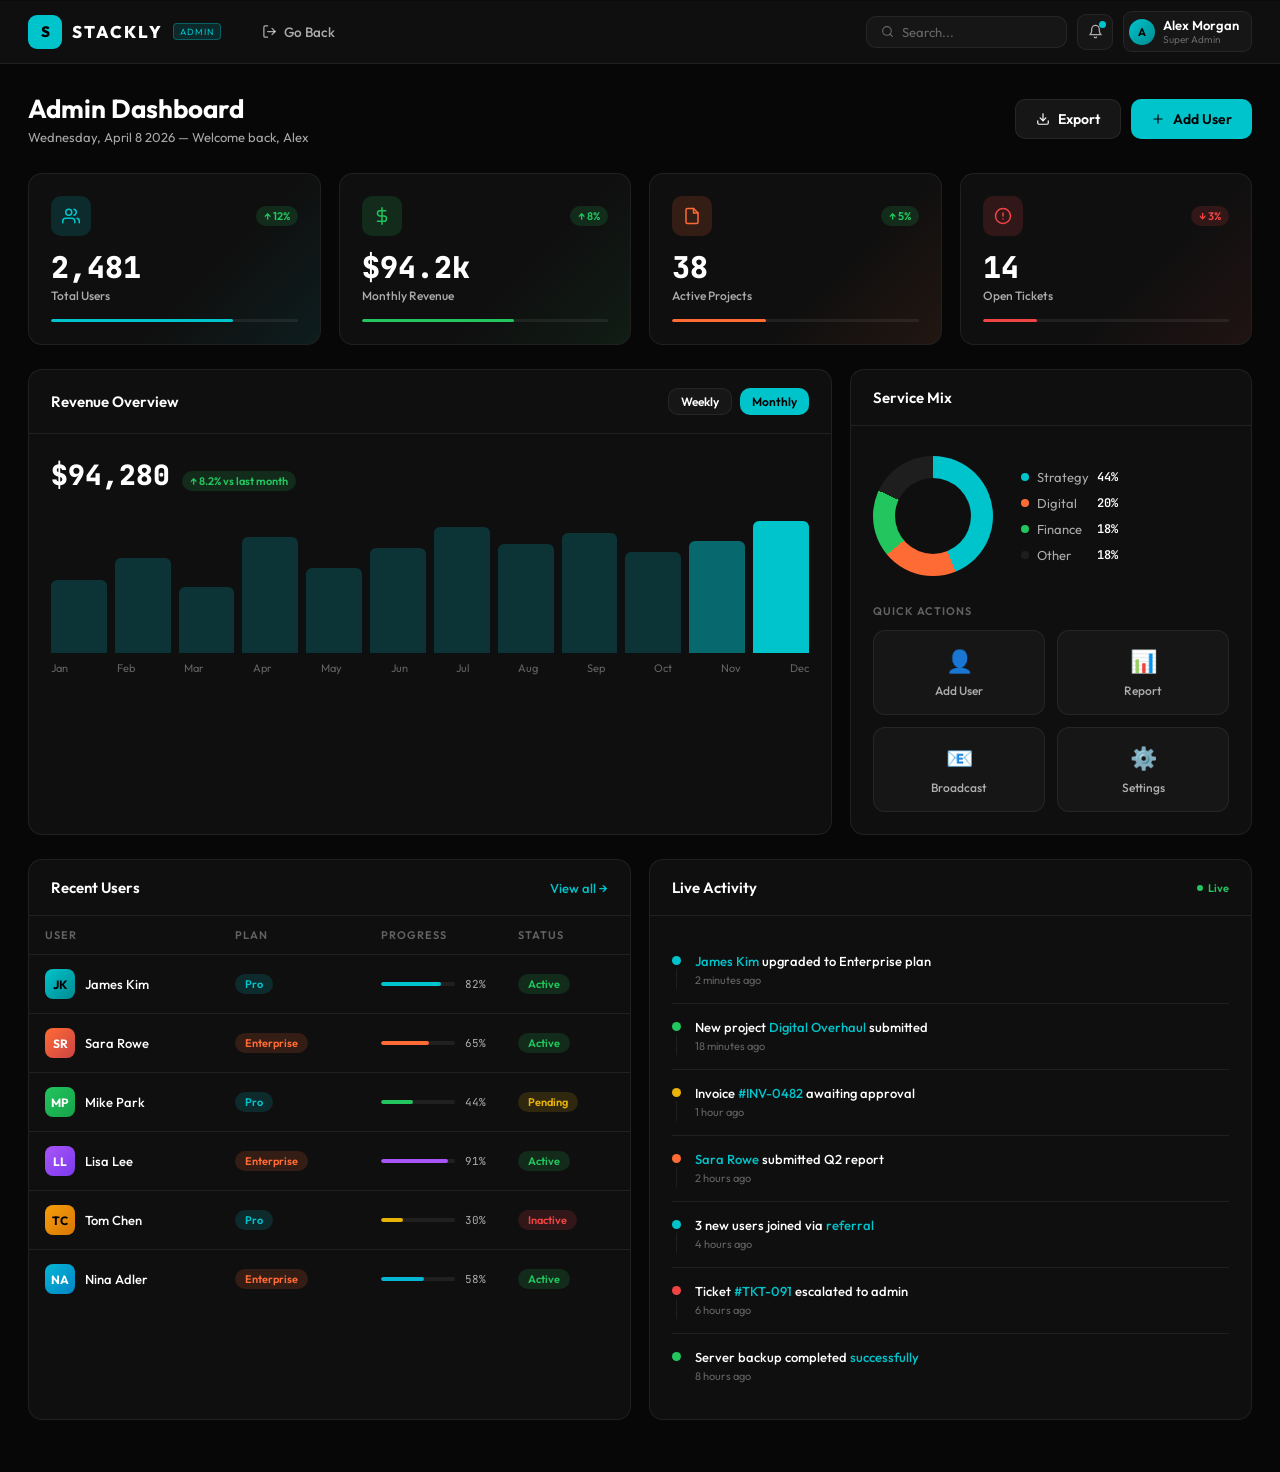
<file: admin-dashboard.html>
<!DOCTYPE html>
<html lang="en">
<head>
<meta charset="UTF-8">
<meta name="viewport" content="width=device-width, initial-scale=1.0">
<title>Admin Dashboard — STACKLY</title>
<link rel="preconnect" href="https://fonts.googleapis.com">
<link rel="preconnect" href="https://fonts.gstatic.com" crossorigin>
<link href="https://fonts.googleapis.com/css2?family=Outfit:wght@300;400;500;600;700;800&family=JetBrains+Mono:wght@400;500&display=swap" rel="stylesheet">  <style>
  /* Cinematic Premium Preloader */
  .preloader {
    position: fixed;
    top: 0;
    left: 0;
    width: 100%;
    height: 100%;
    z-index: 10000;
    display: flex;
    align-items: center;
    justify-content: center;
    overflow: hidden;
  }

  .preloader-panel {
    position: absolute;
    left: 0;
    width: 100%;
    height: 50.5%;
    background: #070707;
    transition: transform 1s cubic-bezier(0.8, 0, 0.2, 1);
  }

  .panel-top { top: 0; }
  .panel-bottom { bottom: 0; }

  .preloader-content {
    position: relative;
    z-index: 10002;
    display: flex;
    flex-direction: column;
    align-items: center;
    gap: 15px;
    transition: opacity 0.5s ease, transform 0.5s ease;
  }

  .loader-text-reveal {
    display: flex;
    overflow: hidden;
    padding: 10px 0;
  }

  .loader-text-reveal span {
    display: block;
    font-family: 'Outfit', sans-serif;
    font-size: 42px;
    font-weight: 800;
    color: #fff;
    letter-spacing: 2px;
    transform: translateY(110%);
    transition: transform 0.8s cubic-bezier(0.8, 0, 0.2, 1);
    transition-delay: calc(var(--index) * 0.05s);
  }

  .loader-line {
    width: 0;
    height: 2px;
    background: var(--primary);
    transition: width 1s cubic-bezier(0.8, 0, 0.2, 1);
    transition-delay: 0.5s;
    box-shadow: 0 0 15px var(--primary);
  }

  .preloader.active .loader-text-reveal span { transform: translateY(0); }
  .preloader.active .loader-line { width: 140px; }

  .preloader-exit .preloader-content { opacity: 0; transform: scale(0.95); }
  .preloader-exit .panel-top { transform: translateY(-100%); }
  .preloader-exit .panel-bottom { transform: translateY(100%); }

  :root {
  --primary:#00c4cc; --primary-dim:rgba(0,196,204,0.15); --primary-glow:rgba(0,196,204,0.35);
  --accent:#ff6b35; --accent-dim:rgba(255,107,53,0.15);
  --green:#22c55e; --green-dim:rgba(34,197,94,0.15);
  --yellow:#eab308; --yellow-dim:rgba(234,179,8,0.15);
  --red:#ef4444; --red-dim:rgba(239,68,68,0.15);
  --bg:#070707; --surface:#0f0f0f; --surface2:#161616; --surface3:#1e1e1e;
  --border:rgba(255,255,255,0.07); --border2:rgba(255,255,255,0.12);
  --text:#fff; --text-2:rgba(255,255,255,0.65); --text-3:rgba(255,255,255,0.35);
  --nav-h:64px; --radius:14px; --shadow:0 4px 24px rgba(0,0,0,0.4);
  --font:'Outfit',sans-serif; --mono:'JetBrains Mono',monospace;
  --transition:all 0.3s cubic-bezier(0.4,0,0.2,1);
}
*,*::before,*::after{box-sizing:border-box;margin:0;padding:0}
html{scroll-behavior:smooth}
body{font-family:var(--font);background:var(--bg);color:var(--text);min-height:100vh;overflow-x:hidden}

/* NAV */
.navbar{height:var(--nav-h);background:var(--surface);border-bottom:1px solid var(--border);display:flex;align-items:center;justify-content:space-between;padding:0 28px;position:sticky;top:0;z-index:200}
.nav-left{display:flex;align-items:center;gap:28px}
.nav-logo{display:flex;align-items:center;gap:10px;text-decoration:none;flex-shrink:0}
.logo-icon{width:34px;height:34px;background:var(--primary);border-radius:9px;display:flex;align-items:center;justify-content:center;font-weight:800;font-size:15px;color:#000}
.logo-name{font-size:17px;font-weight:800;letter-spacing:2px;color:var(--text)}
.logo-badge{font-size:9px;background:var(--primary-dim);color:var(--primary);border:1px solid var(--primary-glow);border-radius:4px;padding:2px 6px;letter-spacing:1px}
.nav-links{display:flex;align-items:center;gap:2px}
.nav-link{display:flex;align-items:center;gap:7px;padding:7px 13px;border-radius:9px;font-size:13.5px;font-weight:500;color:var(--text-2);text-decoration:none;transition:var(--transition);white-space:nowrap}
.nav-link:hover{background:var(--surface2);color:var(--text)}
.nav-link.active{background:var(--primary-dim);color:var(--primary)}
.nav-badge-pill{background:var(--primary);color:#000;font-size:10px;font-weight:700;padding:1px 6px;border-radius:20px}
.nav-sep{width:1px;height:20px;background:var(--border);margin:0 6px;flex-shrink:0}
.nav-right{display:flex;align-items:center;gap:10px}
.search-bar{display:flex;align-items:center;gap:8px;background:var(--surface2);border:1px solid var(--border);border-radius:10px;padding:7px 14px;transition:var(--transition)}
.search-bar:focus-within{border-color:var(--primary)}
.search-bar input{background:none;border:none;outline:none;color:var(--text);font-family:var(--font);font-size:13px;width:150px}
.search-bar input::placeholder{color:var(--text-3)}
.icon-btn{width:36px;height:36px;background:var(--surface2);border:1px solid var(--border);border-radius:9px;display:flex;align-items:center;justify-content:center;cursor:pointer;color:var(--text-2);transition:var(--transition);position:relative}
.icon-btn:hover{color:var(--text);border-color:var(--border2)}
.notif-dot{width:7px;height:7px;background:var(--primary);border-radius:50%;position:absolute;top:6px;right:6px}
.profile-chip{display:flex;align-items:center;gap:8px;background:var(--surface2);border:1px solid var(--border);border-radius:9px;padding:5px 12px 5px 5px;cursor:pointer;transition:var(--transition)}
.profile-chip:hover{border-color:var(--border2)}
.p-av{width:26px;height:26px;border-radius:50%;background:linear-gradient(135deg,var(--primary),#008a90);display:flex;align-items:center;justify-content:center;font-weight:700;font-size:11px;color:#000}
.p-name{font-size:13px;font-weight:600}
.p-role{font-size:10px;color:var(--text-3)}
.hamburger{display:none;width:36px;height:36px;background:var(--surface2);border:1px solid var(--border);border-radius:8px;align-items:center;justify-content:center;cursor:pointer;color:var(--text)}

/* MOBILE NAV */
.mobile-nav{display:none;position:fixed;top:var(--nav-h);left:0;right:0;bottom:0;background:var(--surface);z-index:190;padding:20px;overflow-y:auto;flex-direction:column;gap:4px;border-top:1px solid var(--border)}
.mobile-nav.open{display:flex}
.mobile-nav .nav-link{padding:12px 16px;font-size:15px}

/* PAGE */
.page{padding:28px;max-width:1400px;margin:0 auto}
.page-header{display:flex;align-items:center;justify-content:space-between;margin-bottom:28px;flex-wrap:wrap;gap:16px}
.page-header h1{font-size:26px;font-weight:700}
.page-header p{color:var(--text-2);font-size:13px;margin-top:4px}
.btn{display:inline-flex;align-items:center;gap:8px;padding:10px 20px;border-radius:10px;font-family:var(--font);font-size:14px;font-weight:600;cursor:pointer;transition:var(--transition);border:none;text-decoration:none}
.btn-primary{background:var(--primary);color:#000}
.btn-primary:hover{filter:brightness(1.1);transform:translateY(-1px)}
.btn-ghost{background:var(--surface2);color:var(--text);border:1px solid var(--border)}
.btn-ghost:hover{border-color:var(--border2)}

/* STATS */
.stats-grid{display:grid;grid-template-columns:repeat(4,1fr);gap:18px;margin-bottom:24px}
.stat-card{background:var(--surface);border:1px solid var(--border);border-radius:var(--radius);padding:22px;position:relative;overflow:hidden;cursor:pointer;transition:var(--transition)}
.stat-card:hover{border-color:var(--border2);transform:translateY(-2px);box-shadow:var(--shadow)}
.stat-card::before{content:'';position:absolute;inset:0;background:linear-gradient(135deg,transparent 60%,var(--card-color,rgba(0,196,204,0.05)) 100%);pointer-events:none}
.stat-head{display:flex;justify-content:space-between;align-items:center;margin-bottom:16px}
.stat-icon{width:40px;height:40px;border-radius:10px;display:flex;align-items:center;justify-content:center}
.stat-badge{font-size:11px;font-weight:600;padding:3px 8px;border-radius:20px}
.up{background:var(--green-dim);color:var(--green)}
.down{background:var(--red-dim);color:var(--red)}
.stat-value{font-size:30px;font-weight:800;line-height:1;margin-bottom:6px;font-family:var(--mono)}
.stat-label{font-size:12px;color:var(--text-2);font-weight:500}
.stat-bar{height:3px;background:var(--border);border-radius:2px;margin-top:16px;overflow:hidden}
.stat-bar-fill{height:100%;border-radius:2px}

/* GRIDS */
.grid-2{display:grid;grid-template-columns:1fr 1fr;gap:18px;margin-bottom:24px}
.grid-3-1{display:grid;grid-template-columns:2fr 1fr;gap:18px;margin-bottom:24px}

/* CARD */
.card{background:var(--surface);border:1px solid var(--border);border-radius:var(--radius);overflow:hidden}
.card-header{display:flex;align-items:center;justify-content:space-between;padding:18px 22px;border-bottom:1px solid var(--border)}
.card-title{font-size:15px;font-weight:600}
.card-body{padding:22px}

/* BAR CHART */
.bar-chart{display:flex;align-items:flex-end;gap:8px;height:140px}
.bar-wrap{flex:1;display:flex;flex-direction:column;align-items:center;height:100%;justify-content:flex-end}
.bar{width:100%;border-radius:6px 6px 0 0;min-height:4px}

/* TABLE */
.table-wrap{overflow-x:auto}
table{width:100%;border-collapse:collapse;font-size:13px}
thead th{text-align:left;padding:12px 16px;font-size:11px;font-weight:600;text-transform:uppercase;letter-spacing:1px;color:var(--text-3);border-bottom:1px solid var(--border);white-space:nowrap}
tbody tr{border-bottom:1px solid var(--border);transition:var(--transition)}
tbody tr:last-child{border-bottom:none}
tbody tr:hover{background:var(--surface2)}
tbody td{padding:14px 16px;color:var(--text-2);vertical-align:middle}
.td-primary{color:var(--text);font-weight:500}
.avatar-cell{display:flex;align-items:center;gap:10px}
.av-sm{width:30px;height:30px;border-radius:8px;display:flex;align-items:center;justify-content:center;font-size:12px;font-weight:700;flex-shrink:0}
.chip{display:inline-block;padding:3px 10px;border-radius:20px;font-size:11px;font-weight:600}
.chip-green{background:var(--green-dim);color:var(--green)}
.chip-yellow{background:var(--yellow-dim);color:var(--yellow)}
.chip-red{background:var(--red-dim);color:var(--red)}
.chip-blue{background:var(--primary-dim);color:var(--primary)}
.chip-orange{background:var(--accent-dim);color:var(--accent)}
.progress-cell{display:flex;align-items:center;gap:10px}
.mini-bar{flex:1;height:4px;background:var(--border);border-radius:2px;overflow:hidden}
.mini-bar-fill{height:100%;border-radius:2px}
.mini-val{font-size:11px;font-family:var(--mono);color:var(--text-2)}

/* DONUT */
.donut-wrap{display:flex;align-items:center;gap:28px;padding:8px 0}
.donut{width:120px;height:120px;border-radius:50%;flex-shrink:0;background:conic-gradient(var(--primary) 0deg 158deg,var(--accent) 158deg 230deg,var(--green) 230deg 295deg,var(--surface3) 295deg 360deg);position:relative}
.donut::after{content:'';position:absolute;inset:22px;background:var(--surface);border-radius:50%}
.donut-legend{display:flex;flex-direction:column;gap:10px}
.legend-item{display:flex;align-items:center;gap:8px;font-size:13px}
.legend-dot{width:8px;height:8px;border-radius:50%;flex-shrink:0}
.legend-label{color:var(--text-2)}
.legend-val{margin-left:auto;font-weight:600;font-size:12px;font-family:var(--mono)}

/* QA */
.qa-grid{display:grid;grid-template-columns:1fr 1fr;gap:12px}
.qa-btn{background:var(--surface2);border:1px solid var(--border);border-radius:12px;padding:16px;cursor:pointer;transition:var(--transition);display:flex;flex-direction:column;align-items:center;gap:8px;text-align:center}
.qa-btn:hover{border-color:var(--primary);background:var(--primary-dim)}
.qa-icon{font-size:22px}
.qa-label{font-size:12px;font-weight:500;color:var(--text-2)}

/* ACTIVITY */
.activity-list{display:flex;flex-direction:column}
.activity-item{display:flex;gap:14px;padding:14px 0;border-bottom:1px solid var(--border)}
.activity-item:last-child{border-bottom:none}
.act-dot-wrap{display:flex;flex-direction:column;align-items:center;padding-top:4px}
.act-dot{width:9px;height:9px;border-radius:50%;flex-shrink:0}
.act-line{width:1px;flex:1;background:var(--border);margin-top:4px;min-height:20px}
.activity-item:last-child .act-line{display:none}
.act-info{flex:1}
.act-title{font-size:13px;font-weight:500;line-height:1.4}
.act-title span{color:var(--primary)}
.act-time{font-size:11px;color:var(--text-3);margin-top:3px}

/* RESPONSIVE */
@media(max-width:1100px){.nav-links{display:none}.hamburger{display:flex}.search-bar{display:none}}
@media(max-width:1000px){.stats-grid{grid-template-columns:repeat(2,1fr)}.grid-3-1{grid-template-columns:1fr}.grid-2{grid-template-columns:1fr}}
@media(max-width:600px){.page{padding:16px}.navbar{padding:0 16px}.page-header{flex-direction:column;align-items:flex-start}.donut-wrap{flex-direction:column}.qa-grid{grid-template-columns:repeat(4,1fr)}.p-name,.p-role{display:none}}
@media(max-width:400px){.stats-grid{grid-template-columns:1fr}.qa-grid{grid-template-columns:repeat(2,1fr)}}
::-webkit-scrollbar{width:5px;height:5px}
::-webkit-scrollbar-track{background:transparent}
::-webkit-scrollbar-thumb{background:var(--surface3);border-radius:3px}
@keyframes pulse{0%,100%{opacity:1;transform:scale(1)}50%{opacity:.5;transform:scale(1.4)}}
</style>
</head>
<body>
<!-- Cinematic Premium Preloader -->
<div id="preloader" class="preloader">
  <div class="preloader-panel panel-top"></div>
  <div class="preloader-panel panel-bottom"></div>
  <div class="preloader-content">
    <div class="loader-text-reveal">
      <span style="--index: 0">S</span>
      <span style="--index: 1">T</span>
      <span style="--index: 2">A</span>
      <span style="--index: 3">C</span>
      <span style="--index: 4">K</span>
      <span style="--index: 5">L</span>
      <span style="--index: 6">Y</span>
    </div>
    <div class="loader-line"></div>
  </div>
</div>

<nav class="navbar">
  <div class="nav-left">
    <a href="index.html" class="nav-logo">
      <div class="logo-icon">S</div>
      <span class="logo-name">STACKLY</span>
      <span class="logo-badge">ADMIN</span>
    </a>
    <div class="nav-links">
      <a href="index.html" class="nav-link"><svg width="15" height="15" viewBox="0 0 24 24" fill="none" stroke="currentColor" stroke-width="2" stroke-linecap="round" stroke-linejoin="round"><path d="M9 21H5a2 2 0 0 1-2-2V5a2 2 0 0 1 2-2h4"/><polyline points="16 17 21 12 16 7"/><line x1="21" y1="12" x2="9" y2="12"/></svg>Go Back</a>
    </div>
  </div>
  <div class="nav-right">
    <div class="search-bar"><svg width="13" height="13" viewBox="0 0 24 24" fill="none" stroke="currentColor" stroke-width="2" stroke-linecap="round" stroke-linejoin="round" style="color:var(--text-3)"><circle cx="11" cy="11" r="8"/><line x1="21" y1="21" x2="16.65" y2="16.65"/></svg><input type="text" placeholder="Search..."></div>
    <div class="icon-btn"><svg width="15" height="15" viewBox="0 0 24 24" fill="none" stroke="currentColor" stroke-width="2" stroke-linecap="round" stroke-linejoin="round"><path d="M18 8A6 6 0 0 0 6 8c0 7-3 9-3 9h18s-3-2-3-9"/><path d="M13.73 21a2 2 0 0 1-3.46 0"/></svg><div class="notif-dot"></div></div>
    <div class="profile-chip"><div class="p-av" id="adminProfileInitials">A</div><div><div class="p-name" id="adminProfileName">Alex Morgan</div><div class="p-role">Super Admin</div></div></div>
    <div class="hamburger" onclick="document.getElementById('mobileNav').classList.toggle('open')"><svg width="18" height="18" viewBox="0 0 24 24" fill="none" stroke="currentColor" stroke-width="2" stroke-linecap="round" stroke-linejoin="round"><line x1="3" y1="12" x2="21" y2="12"/><line x1="3" y1="6" x2="21" y2="6"/><line x1="3" y1="18" x2="21" y2="18"/></svg></div>
  </div>
</nav>

<div class="mobile-nav" id="mobileNav">
  <a href="#" class="nav-link active" onclick="this.closest('.mobile-nav').classList.remove('open')">Dashboard</a>
  <a href="#" class="nav-link" onclick="this.closest('.mobile-nav').classList.remove('open')">Users <span class="nav-badge-pill">248</span></a>
  <a href="#" class="nav-link" onclick="this.closest('.mobile-nav').classList.remove('open')">Analytics</a>
  <a href="#" class="nav-link" onclick="this.closest('.mobile-nav').classList.remove('open')">Projects <span class="nav-badge-pill">12</span></a>
  <a href="#" class="nav-link" onclick="this.closest('.mobile-nav').classList.remove('open')">Revenue</a>
  <a href="#" class="nav-link" onclick="this.closest('.mobile-nav').classList.remove('open')">Billing</a>
  <a href="#" class="nav-link" onclick="this.closest('.mobile-nav').classList.remove('open')">Settings</a>
  <a href="login.html" class="nav-link">Logout</a>
</div>

<main class="page">
  <div class="page-header">
    <div><h1>Admin Dashboard</h1><p>Wednesday, April 8 2026 — Welcome back, <span id="adminWelcomeName">Alex</span></p></div>
    <div style="display:flex;gap:10px;flex-wrap:wrap">
      <button class="btn btn-ghost"><svg width="14" height="14" viewBox="0 0 24 24" fill="none" stroke="currentColor" stroke-width="2" stroke-linecap="round" stroke-linejoin="round"><path d="M21 15v4a2 2 0 0 1-2 2H5a2 2 0 0 1-2-2v-4"/><polyline points="7 10 12 15 17 10"/><line x1="12" y1="15" x2="12" y2="3"/></svg>Export</button>
      <button class="btn btn-primary"><svg width="14" height="14" viewBox="0 0 24 24" fill="none" stroke="currentColor" stroke-width="2" stroke-linecap="round" stroke-linejoin="round"><line x1="12" y1="5" x2="12" y2="19"/><line x1="5" y1="12" x2="19" y2="12"/></svg>Add User</button>
    </div>
  </div>

  <div class="stats-grid">
    <div class="stat-card" style="--card-color:rgba(0,196,204,0.08)"><div class="stat-head"><div class="stat-icon" style="background:var(--primary-dim);color:var(--primary)"><svg width="18" height="18" viewBox="0 0 24 24" fill="none" stroke="currentColor" stroke-width="2" stroke-linecap="round" stroke-linejoin="round"><path d="M17 21v-2a4 4 0 0 0-4-4H5a4 4 0 0 0-4 4v2"/><circle cx="9" cy="7" r="4"/><path d="M23 21v-2a4 4 0 0 0-3-3.87"/><path d="M16 3.13a4 4 0 0 1 0 7.75"/></svg></div><span class="stat-badge up">↑ 12%</span></div><div class="stat-value">2,481</div><div class="stat-label">Total Users</div><div class="stat-bar"><div class="stat-bar-fill" style="width:74%;background:var(--primary)"></div></div></div>
    <div class="stat-card" style="--card-color:rgba(34,197,94,0.08)"><div class="stat-head"><div class="stat-icon" style="background:var(--green-dim);color:var(--green)"><svg width="18" height="18" viewBox="0 0 24 24" fill="none" stroke="currentColor" stroke-width="2" stroke-linecap="round" stroke-linejoin="round"><line x1="12" y1="1" x2="12" y2="23"/><path d="M17 5H9.5a3.5 3.5 0 0 0 0 7h5a3.5 3.5 0 0 1 0 7H6"/></svg></div><span class="stat-badge up">↑ 8%</span></div><div class="stat-value">$94.2k</div><div class="stat-label">Monthly Revenue</div><div class="stat-bar"><div class="stat-bar-fill" style="width:62%;background:var(--green)"></div></div></div>
    <div class="stat-card" style="--card-color:rgba(255,107,53,0.08)"><div class="stat-head"><div class="stat-icon" style="background:var(--accent-dim);color:var(--accent)"><svg width="18" height="18" viewBox="0 0 24 24" fill="none" stroke="currentColor" stroke-width="2" stroke-linecap="round" stroke-linejoin="round"><path d="M14 2H6a2 2 0 0 0-2 2v16a2 2 0 0 0 2 2h12a2 2 0 0 0 2-2V8z"/><polyline points="14 2 14 8 20 8"/></svg></div><span class="stat-badge up">↑ 5%</span></div><div class="stat-value">38</div><div class="stat-label">Active Projects</div><div class="stat-bar"><div class="stat-bar-fill" style="width:38%;background:var(--accent)"></div></div></div>
    <div class="stat-card" style="--card-color:rgba(239,68,68,0.08)"><div class="stat-head"><div class="stat-icon" style="background:var(--red-dim);color:var(--red)"><svg width="18" height="18" viewBox="0 0 24 24" fill="none" stroke="currentColor" stroke-width="2" stroke-linecap="round" stroke-linejoin="round"><circle cx="12" cy="12" r="10"/><line x1="12" y1="8" x2="12" y2="12"/><line x1="12" y1="16" x2="12.01" y2="16"/></svg></div><span class="stat-badge down">↓ 3%</span></div><div class="stat-value">14</div><div class="stat-label">Open Tickets</div><div class="stat-bar"><div class="stat-bar-fill" style="width:22%;background:var(--red)"></div></div></div>
  </div>

  <div class="grid-3-1">
    <div class="card">
      <div class="card-header"><span class="card-title">Revenue Overview</span><div style="display:flex;gap:8px"><button class="btn btn-ghost" style="padding:5px 12px;font-size:12px">Weekly</button><button class="btn btn-primary" style="padding:5px 12px;font-size:12px">Monthly</button></div></div>
      <div class="card-body">
        <div style="display:flex;align-items:baseline;gap:12px;margin-bottom:20px"><span style="font-size:28px;font-weight:800;font-family:var(--mono)">$94,280</span><span class="stat-badge up">↑ 8.2% vs last month</span></div>
        <div class="bar-chart" id="revenueChart"></div>
        <div style="display:flex;justify-content:space-between;margin-top:8px"><span style="font-size:11px;color:var(--text-3)">Jan</span><span style="font-size:11px;color:var(--text-3)">Feb</span><span style="font-size:11px;color:var(--text-3)">Mar</span><span style="font-size:11px;color:var(--text-3)">Apr</span><span style="font-size:11px;color:var(--text-3)">May</span><span style="font-size:11px;color:var(--text-3)">Jun</span><span style="font-size:11px;color:var(--text-3)">Jul</span><span style="font-size:11px;color:var(--text-3)">Aug</span><span style="font-size:11px;color:var(--text-3)">Sep</span><span style="font-size:11px;color:var(--text-3)">Oct</span><span style="font-size:11px;color:var(--text-3)">Nov</span><span style="font-size:11px;color:var(--text-3)">Dec</span></div>
      </div>
    </div>
    <div class="card">
      <div class="card-header"><span class="card-title">Service Mix</span></div>
      <div class="card-body">
        <div class="donut-wrap"><div class="donut"></div><div class="donut-legend"><div class="legend-item"><div class="legend-dot" style="background:var(--primary)"></div><span class="legend-label">Strategy</span><span class="legend-val">44%</span></div><div class="legend-item"><div class="legend-dot" style="background:var(--accent)"></div><span class="legend-label">Digital</span><span class="legend-val">20%</span></div><div class="legend-item"><div class="legend-dot" style="background:var(--green)"></div><span class="legend-label">Finance</span><span class="legend-val">18%</span></div><div class="legend-item"><div class="legend-dot" style="background:var(--surface3)"></div><span class="legend-label">Other</span><span class="legend-val">18%</span></div></div></div>
        <div style="margin-top:20px"><div style="font-size:11px;color:var(--text-3);font-weight:600;letter-spacing:1px;text-transform:uppercase;margin-bottom:12px">Quick Actions</div><div class="qa-grid"><div class="qa-btn"><span class="qa-icon">👤</span><span class="qa-label">Add User</span></div><div class="qa-btn"><span class="qa-icon">📊</span><span class="qa-label">Report</span></div><div class="qa-btn"><span class="qa-icon">📧</span><span class="qa-label">Broadcast</span></div><div class="qa-btn"><span class="qa-icon">⚙️</span><span class="qa-label">Settings</span></div></div></div>
      </div>
    </div>
  </div>

  <div class="grid-2">
    <div class="card">
      <div class="card-header"><span class="card-title">Recent Users</span><a href="#" style="font-size:13px;color:var(--primary);text-decoration:none;font-weight:500">View all →</a></div>
      <div class="table-wrap">
        <table>
          <thead><tr><th>User</th><th>Plan</th><th>Progress</th><th>Status</th></tr></thead>
          <tbody>
            <tr><td><div class="avatar-cell"><div class="av-sm" style="background:linear-gradient(135deg,#00c4cc,#008a90);color:#000">JK</div><span class="td-primary">James Kim</span></div></td><td><span class="chip chip-blue">Pro</span></td><td><div class="progress-cell"><div class="mini-bar"><div class="mini-bar-fill" style="width:82%;background:var(--primary)"></div></div><span class="mini-val">82%</span></div></td><td><span class="chip chip-green">Active</span></td></tr>
            <tr><td><div class="avatar-cell"><div class="av-sm" style="background:linear-gradient(135deg,#ff6b35,#c44);color:#fff">SR</div><span class="td-primary">Sara Rowe</span></div></td><td><span class="chip chip-orange">Enterprise</span></td><td><div class="progress-cell"><div class="mini-bar"><div class="mini-bar-fill" style="width:65%;background:var(--accent)"></div></div><span class="mini-val">65%</span></div></td><td><span class="chip chip-green">Active</span></td></tr>
            <tr><td><div class="avatar-cell"><div class="av-sm" style="background:linear-gradient(135deg,#22c55e,#16a34a);color:#fff">MP</div><span class="td-primary">Mike Park</span></div></td><td><span class="chip chip-blue">Pro</span></td><td><div class="progress-cell"><div class="mini-bar"><div class="mini-bar-fill" style="width:44%;background:var(--green)"></div></div><span class="mini-val">44%</span></div></td><td><span class="chip chip-yellow">Pending</span></td></tr>
            <tr><td><div class="avatar-cell"><div class="av-sm" style="background:linear-gradient(135deg,#a855f7,#7c3aed);color:#fff">LL</div><span class="td-primary">Lisa Lee</span></div></td><td><span class="chip chip-orange">Enterprise</span></td><td><div class="progress-cell"><div class="mini-bar"><div class="mini-bar-fill" style="width:91%;background:#a855f7"></div></div><span class="mini-val">91%</span></div></td><td><span class="chip chip-green">Active</span></td></tr>
            <tr><td><div class="avatar-cell"><div class="av-sm" style="background:linear-gradient(135deg,#f59e0b,#d97706);color:#000">TC</div><span class="td-primary">Tom Chen</span></div></td><td><span class="chip chip-blue">Pro</span></td><td><div class="progress-cell"><div class="mini-bar"><div class="mini-bar-fill" style="width:30%;background:var(--yellow)"></div></div><span class="mini-val">30%</span></div></td><td><span class="chip chip-red">Inactive</span></td></tr>
            <tr><td><div class="avatar-cell"><div class="av-sm" style="background:linear-gradient(135deg,#06b6d4,#0284c7);color:#fff">NA</div><span class="td-primary">Nina Adler</span></div></td><td><span class="chip chip-orange">Enterprise</span></td><td><div class="progress-cell"><div class="mini-bar"><div class="mini-bar-fill" style="width:58%;background:#06b6d4"></div></div><span class="mini-val">58%</span></div></td><td><span class="chip chip-green">Active</span></td></tr>
          </tbody>
        </table>
      </div>
    </div>
    <div class="card">
      <div class="card-header"><span class="card-title">Live Activity</span><span style="font-size:11px;color:var(--green);font-weight:600;display:flex;align-items:center;gap:5px"><span style="width:6px;height:6px;background:var(--green);border-radius:50%;display:inline-block;animation:pulse 2s infinite"></span>Live</span></div>
      <div class="card-body">
        <div class="activity-list">
          <div class="activity-item"><div class="act-dot-wrap"><div class="act-dot" style="background:var(--primary)"></div><div class="act-line"></div></div><div class="act-info"><div class="act-title"><span>James Kim</span> upgraded to Enterprise plan</div><div class="act-time">2 minutes ago</div></div></div>
          <div class="activity-item"><div class="act-dot-wrap"><div class="act-dot" style="background:var(--green)"></div><div class="act-line"></div></div><div class="act-info"><div class="act-title">New project <span>Digital Overhaul</span> submitted</div><div class="act-time">18 minutes ago</div></div></div>
          <div class="activity-item"><div class="act-dot-wrap"><div class="act-dot" style="background:var(--yellow)"></div><div class="act-line"></div></div><div class="act-info"><div class="act-title">Invoice <span>#INV-0482</span> awaiting approval</div><div class="act-time">1 hour ago</div></div></div>
          <div class="activity-item"><div class="act-dot-wrap"><div class="act-dot" style="background:var(--accent)"></div><div class="act-line"></div></div><div class="act-info"><div class="act-title"><span>Sara Rowe</span> submitted Q2 report</div><div class="act-time">2 hours ago</div></div></div>
          <div class="activity-item"><div class="act-dot-wrap"><div class="act-dot" style="background:var(--primary)"></div><div class="act-line"></div></div><div class="act-info"><div class="act-title">3 new users joined via <span>referral</span></div><div class="act-time">4 hours ago</div></div></div>
          <div class="activity-item"><div class="act-dot-wrap"><div class="act-dot" style="background:var(--red)"></div><div class="act-line"></div></div><div class="act-info"><div class="act-title">Ticket <span>#TKT-091</span> escalated to admin</div><div class="act-time">6 hours ago</div></div></div>
          <div class="activity-item"><div class="act-dot-wrap"><div class="act-dot" style="background:var(--green)"></div><div class="act-line"></div></div><div class="act-info"><div class="act-title">Server backup completed <span>successfully</span></div><div class="act-time">8 hours ago</div></div></div>
        </div>
      </div>
    </div>
  </div>
</main>

<script>
  // Chart Logic
  const data=[52,68,47,83,61,75,90,78,86,72,80,94];
  const chart=document.getElementById('revenueChart');
  if (chart) {
    data.forEach((v,i)=>{
      const w=document.createElement('div');w.className='bar-wrap';
      const b=document.createElement('div');b.className='bar';
      b.style.cssText=`height:${v}%;background:${i===11?'var(--primary)':i===10?'rgba(0,196,204,0.5)':'rgba(0,196,204,0.2)'}`;
      w.appendChild(b);chart.appendChild(w);
    });
  }

  // Dynamic Profile Logic
  document.addEventListener('DOMContentLoaded', () => {
    const userName = localStorage.getItem('stackly_user');
    if (userName) {
      // Update Welcome Name
      const welcomeName = document.getElementById('adminWelcomeName');
      if (welcomeName) welcomeName.textContent = userName;

      // Update Profile Name
      const profileName = document.getElementById('adminProfileName');
      if (profileName) profileName.textContent = userName;

      // Update Initials
      const profileInitials = document.getElementById('adminProfileInitials');
      if (profileInitials) {
        const initials = userName.split(' ').map(n => n[0]).join('').toUpperCase().substring(0, 2);
        profileInitials.textContent = initials || userName[0].toUpperCase();
      }
    }

    // Logout Logic
    const logoutLinks = document.querySelectorAll('a[href="login.html"]');
    logoutLinks.forEach(link => {
      link.addEventListener('click', () => {
        localStorage.removeItem('stackly_user');
      });
    });
    // Cinematic Preloader Logic
    const preloader = document.getElementById('preloader');
    if (preloader) {
      setTimeout(() => {
        preloader.classList.add('active');
      }, 100);

      window.addEventListener('load', () => {
        setTimeout(() => {
          preloader.classList.add('preloader-exit');
          setTimeout(() => {
            preloader.remove();
          }, 1000);
        }, 1000);
      });
    }
  });
</script>
</body>
</html>
</file>
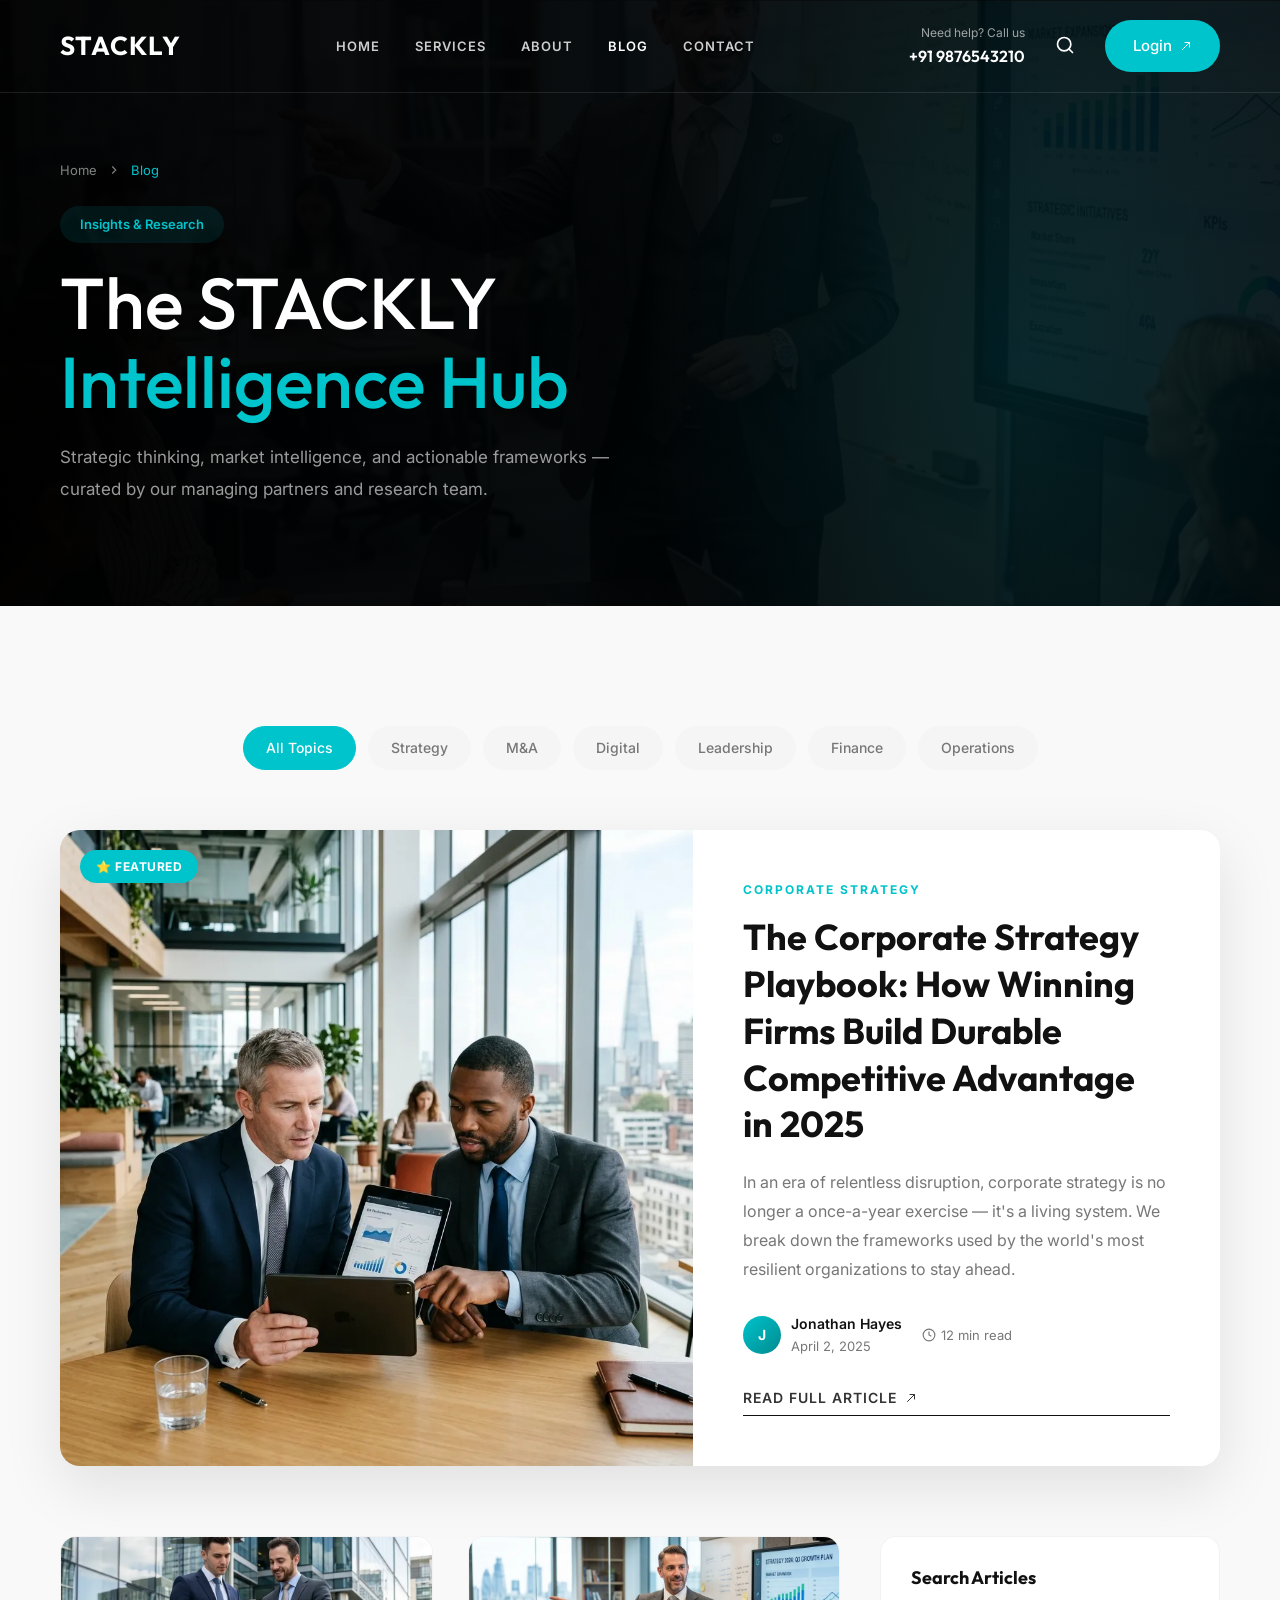
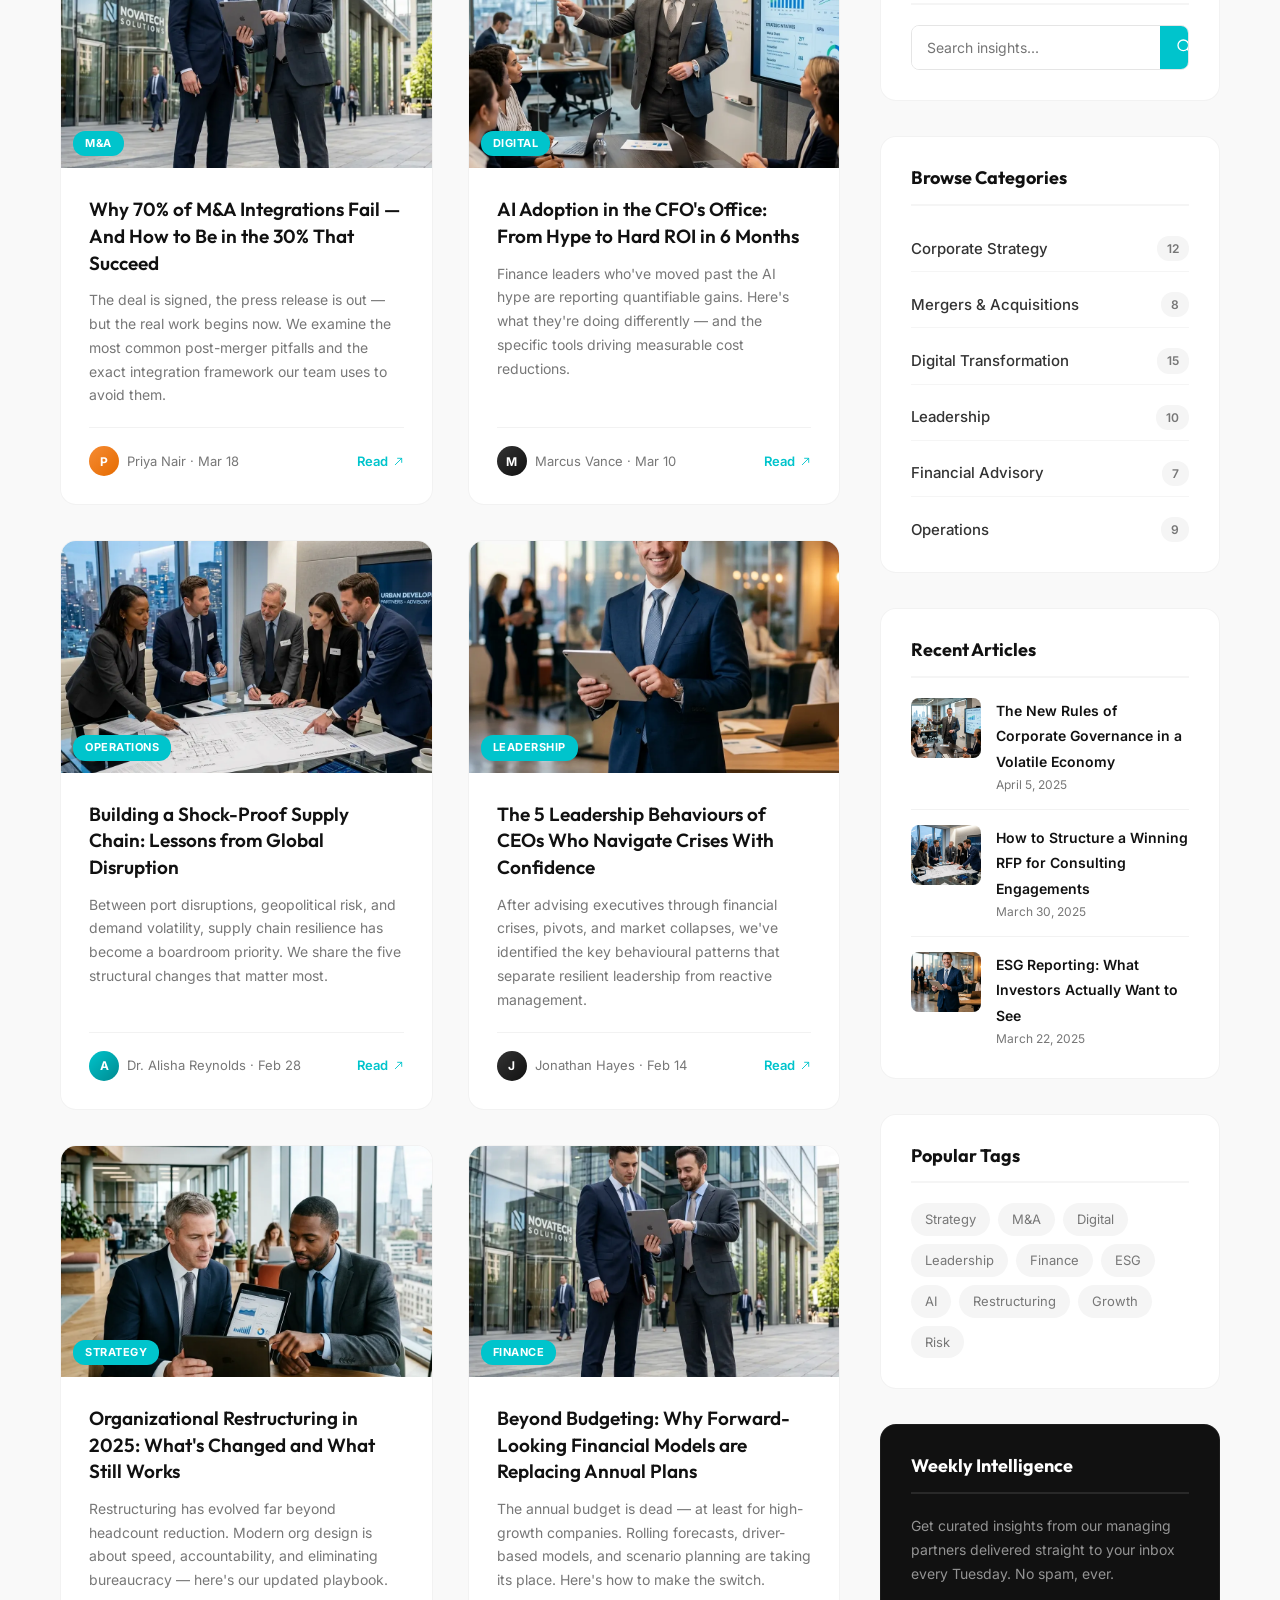
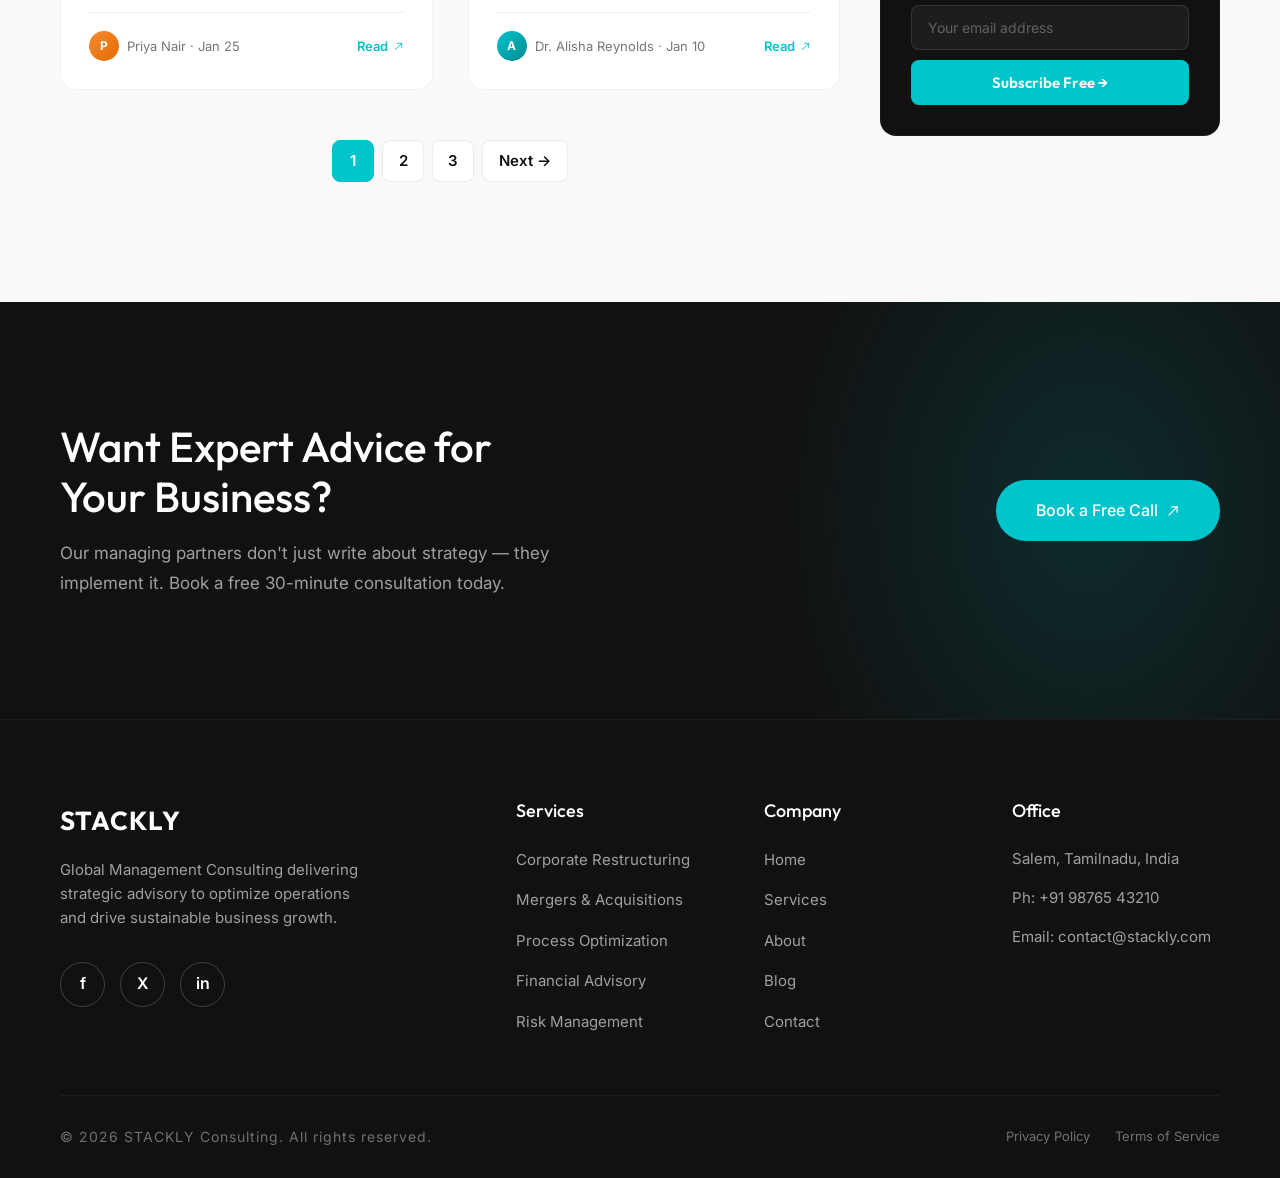
<file: blog.html>
<!DOCTYPE html>
<html lang="en">
<head>
    <meta charset="UTF-8">
    <meta name="viewport" content="width=device-width, initial-scale=1.0">
    <title>STACKLY - Blog | Insights & Business Strategy</title>
    <meta name="description" content="Expert insights, strategic frameworks, and industry research from STACKLY's management consulting team. Stay ahead of the market.">
    <link rel="preconnect" href="https://fonts.googleapis.com">
    <link rel="preconnect" href="https://fonts.gstatic.com" crossorigin>
    <link href="https://fonts.googleapis.com/css2?family=Inter:wght@300;400;500;600;700&family=Outfit:wght@300;400;500;600;700&display=swap" rel="stylesheet">
    <link rel="stylesheet" href="assets/css/style.css">
    <link href="https://unpkg.com/aos@2.3.1/dist/aos.css" rel="stylesheet">
    <style>
        /* ---- Blog Page ---- */
        .inner-hero {
            padding: 160px 0 100px;
            position: relative;
            overflow: hidden;
            min-height: 520px;
            display: flex;
            align-items: center;
        }
        .inner-hero::before {
            content: '';
            position: absolute;
            top: -40%; right: -10%;
            width: 60%; height: 200%;
            background: radial-gradient(ellipse at center, rgba(0,196,204,0.12) 0%, transparent 70%);
            z-index: 0;
        }
        .inner-hero .container { position: relative; z-index: 2; }
        .breadcrumb { display: flex; align-items: center; gap: 10px; font-size: 13px; color: rgba(255,255,255,0.5); margin-bottom: 25px; }
        .breadcrumb a { color: rgba(255,255,255,0.5); transition: var(--transition); }
        .breadcrumb a:hover { color: var(--primary); }
        .breadcrumb span { color: var(--primary); }

        /* Category Filter Pills */
        .filter-bar { display: flex; flex-wrap: wrap; gap: 12px; justify-content: center; margin-bottom: 60px; }
        .filter-pill { padding: 10px 22px; border-radius: 30px; font-size: 14px; font-weight: 500; cursor: pointer; transition: var(--transition); border: 1px solid transparent; background: var(--gray); color: var(--text-muted); }
        .filter-pill:hover, .filter-pill.active { background: var(--primary); color: var(--white); border-color: var(--primary); }

        /* Featured Post */
        .featured-post {
            display: grid;
            grid-template-columns: 1fr;
            gap: 0;
            border-radius: 20px;
            overflow: hidden;
            box-shadow: 0 20px 60px rgba(0,0,0,0.1);
            margin-bottom: 70px;
        }
        @media (min-width: 1024px) { .featured-post { grid-template-columns: 1.2fr 1fr; } }
        .featured-post-img { position: relative; aspect-ratio: 16/10; overflow: hidden; }
        @media (min-width: 1024px) { .featured-post-img { aspect-ratio: auto; min-height: 480px; } }
        .featured-post-img img { width: 100%; height: 100%; object-fit: cover; transition: transform 0.7s ease; }
        .featured-post:hover .featured-post-img img { transform: scale(1.05); }
        .featured-badge { position: absolute; top: 20px; left: 20px; background: var(--primary); color: var(--white); padding: 7px 16px; border-radius: 20px; font-size: 12px; font-weight: 700; letter-spacing: 0.5px; text-transform: uppercase; }
        .featured-post-body { background: var(--white); padding: 50px; display: flex; flex-direction: column; justify-content: center; }
        .post-cat-tag { font-size: 12px; font-weight: 700; color: var(--primary); text-transform: uppercase; letter-spacing: 2px; margin-bottom: 15px; display: block; }
        .featured-post-title { font-size: clamp(24px,3vw,36px); font-weight: 700; line-height: 1.3; margin-bottom: 20px; }
        .featured-post-title a { color: var(--dark); transition: var(--transition); }
        .featured-post-title a:hover { color: var(--primary); }
        .post-excerpt { font-size: 16px; color: var(--text-muted); line-height: 1.8; margin-bottom: 30px; }
        .post-meta { display: flex; align-items: center; gap: 20px; flex-wrap: wrap; }
        .author-chip { display: flex; align-items: center; gap: 10px; }
        .author-avatar { width: 38px; height: 38px; border-radius: 50%; display: flex; align-items: center; justify-content: center; font-weight: 700; font-size: 14px; color: var(--white); flex-shrink: 0; }
        .author-name { font-size: 14px; font-weight: 600; color: var(--dark); }
        .post-date { font-size: 13px; color: var(--text-muted); }
        .post-read-time { font-size: 13px; color: var(--text-muted); display: flex; align-items: center; gap: 5px; }

        /* Blog Grid */
        .blog-layout { display: grid; grid-template-columns: 1fr; gap: 40px; }
        @media (min-width: 1200px) { .blog-layout { grid-template-columns: 1fr 340px; } }
        .blog-grid { display: grid; grid-template-columns: 1fr; gap: 35px; }
        @media (min-width: 640px) { .blog-grid { grid-template-columns: repeat(2, 1fr); } }

        /* Blog Card */
        .blog-card { background: var(--white); border-radius: 16px; overflow: hidden; border: 1px solid rgba(0,0,0,0.05); transition: var(--transition); display: flex; flex-direction: column; }
        .blog-card:hover { transform: translateY(-8px); box-shadow: 0 20px 50px rgba(0,0,0,0.08); border-color: rgba(0,196,204,0.2); }
        .blog-card-img { aspect-ratio: 16/10; overflow: hidden; position: relative; }
        .blog-card-img img { width: 100%; height: 100%; object-fit: cover; transition: transform 0.6s ease; }
        .blog-card:hover .blog-card-img img { transform: scale(1.08); }
        .blog-card-cat { position: absolute; bottom: 12px; left: 12px; background: var(--primary); color: var(--white); padding: 4px 12px; border-radius: 12px; font-size: 11px; font-weight: 700; text-transform: uppercase; letter-spacing: 0.5px; }
        .blog-card-body { padding: 28px; flex: 1; display: flex; flex-direction: column; }
        .blog-card-title { font-size: 19px; font-weight: 600; line-height: 1.4; margin-bottom: 12px; }
        .blog-card-title a { color: var(--dark); transition: var(--transition); }
        .blog-card-title a:hover { color: var(--primary); }
        .blog-card-excerpt { font-size: 14px; color: var(--text-muted); line-height: 1.7; margin-bottom: 20px; flex: 1; }
        .blog-card-footer { display: flex; align-items: center; justify-content: space-between; padding-top: 18px; border-top: 1px solid rgba(0,0,0,0.05); }
        .blog-card-meta { display: flex; align-items: center; gap: 8px; }
        .blog-card-meta .author-avatar { width: 30px; height: 30px; font-size: 12px; }
        .blog-card-meta span { font-size: 13px; color: var(--text-muted); }
        .blog-card-link { font-size: 13px; font-weight: 600; color: var(--primary); display: flex; align-items: center; gap: 5px; transition: var(--transition); }
        .blog-card-link:hover { gap: 8px; }

        /* Sidebar */
        .sidebar { display: flex; flex-direction: column; gap: 35px; }
        .sidebar-widget { background: var(--white); border-radius: 16px; padding: 30px; border: 1px solid rgba(0,0,0,0.05); }
        .sidebar-widget-title { font-size: 18px; font-weight: 700; margin-bottom: 20px; padding-bottom: 15px; border-bottom: 2px solid var(--gray); }
        /* Search */
        .sidebar-search { display: flex; gap: 0; border: 1px solid rgba(0,0,0,0.1); border-radius: 8px; overflow: hidden; }
        .sidebar-search input { flex: 1; padding: 12px 15px; border: none; outline: none; font-family: var(--font-sans); font-size: 14px; }
        .sidebar-search button { background: var(--primary); border: none; padding: 12px 16px; cursor: pointer; color: var(--white); transition: var(--transition); }
        .sidebar-search button:hover { background: var(--dark); }
        /* Categories */
        .cat-list { display: flex; flex-direction: column; gap: 10px; }
        .cat-item { display: flex; align-items: center; justify-content: space-between; padding: 10px 0; border-bottom: 1px solid rgba(0,0,0,0.04); cursor: pointer; transition: var(--transition); }
        .cat-item:last-child { border-bottom: none; padding-bottom: 0; }
        .cat-item:hover .cat-name { color: var(--primary); }
        .cat-name { font-size: 15px; font-weight: 500; transition: var(--transition); }
        .cat-count { background: var(--gray); color: var(--text-muted); font-size: 12px; font-weight: 600; padding: 3px 10px; border-radius: 12px; }
        /* Recent Posts */
        .recent-post-item { display: flex; gap: 15px; padding-bottom: 15px; margin-bottom: 15px; border-bottom: 1px solid rgba(0,0,0,0.05); }
        .recent-post-item:last-child { border-bottom: none; margin-bottom: 0; padding-bottom: 0; }
        .recent-thumb { width: 70px; height: 60px; border-radius: 8px; object-fit: cover; flex-shrink: 0; }
        .recent-post-title { font-size: 14px; font-weight: 600; line-height: 1.4; margin-bottom: 5px; color: var(--dark); transition: var(--transition); }
        .recent-post-title:hover { color: var(--primary); }
        .recent-post-date { font-size: 12px; color: var(--text-muted); }
        /* Tags */
        .tag-cloud { display: flex; flex-wrap: wrap; gap: 8px; }
        .tag-chip { padding: 6px 14px; border-radius: 20px; background: var(--gray); font-size: 13px; color: var(--text-muted); cursor: pointer; transition: var(--transition); }
        .tag-chip:hover { background: var(--primary); color: var(--white); }
        /* Newsletter */
        .newsletter-widget { background: var(--dark); border-color: rgba(255,255,255,0.05); }
        .newsletter-widget .sidebar-widget-title { color: var(--white); border-color: rgba(255,255,255,0.1); }
        .newsletter-widget p { color: rgba(255,255,255,0.55); font-size: 14px; line-height: 1.7; margin-bottom: 20px; }
        .nl-input { width: 100%; padding: 13px 16px; border-radius: 8px; border: 1px solid rgba(255,255,255,0.1); background: rgba(255,255,255,0.05); color: var(--white); font-family: var(--font-sans); font-size: 14px; outline: none; margin-bottom: 10px; }
        .nl-input::placeholder { color: rgba(255,255,255,0.3); }
        .nl-input:focus { border-color: var(--primary); }
        .nl-btn { width: 100%; padding: 13px; border-radius: 8px; background: var(--primary); color: var(--white); border: none; font-family: var(--font-heading); font-size: 15px; font-weight: 600; cursor: pointer; transition: var(--transition); }
        .nl-btn:hover { background: #00a8af; }

        /* Pagination */
        .pagination { display: flex; gap: 8px; justify-content: center; margin-top: 50px; }
        .page-btn { width: 42px; height: 42px; border-radius: 8px; display: flex; align-items: center; justify-content: center; font-size: 15px; font-weight: 600; cursor: pointer; transition: var(--transition); border: 1px solid rgba(0,0,0,0.08); background: var(--white); color: var(--dark); }
        .page-btn:hover, .page-btn.active { background: var(--primary); color: var(--white); border-color: var(--primary); }
    </style>
</head>
<body>
    <!-- Cinematic Premium Preloader -->
    <div id="preloader" class="preloader">
        <div class="preloader-panel panel-top"></div>
        <div class="preloader-panel panel-bottom"></div>
        <div class="preloader-content">
            <div class="loader-text-reveal">
                <span style="--index: 0">S</span>
                <span style="--index: 1">T</span>
                <span style="--index: 2">A</span>
                <span style="--index: 3">C</span>
                <span style="--index: 4">K</span>
                <span style="--index: 5">L</span>
                <span style="--index: 6">Y</span>
            </div>
            <div class="loader-line"></div>
        </div>
    </div>
    <div class="cursor"></div>

    <header class="header">
        <div class="container header-container">
            <a href="index.html" class="logo">STACKLY</a>
            <nav class="nav">
                <ul>
                    <li><a href="index.html">Home</a></li>
                    <li><a href="services.html">Services</a></li>
                    <li><a href="about.html">About</a></li>
                    <li><a href="blog.html" class="active">Blog</a></li>
                    <li><a href="contact.html">Contact</a></li>
                </ul>
            </nav>
            <div class="header-right">
                <div class="contact-info desktop-only">
                    <span class="label">Need help? Call us</span>
                    <a href="tel:9876543210" class="phone">+91 9876543210</a>
                </div>
                <button class="icon-btn" aria-label="Search">
                    <svg viewBox="0 0 24 24" width="20" height="20" stroke="currentColor" stroke-width="2" fill="none" stroke-linecap="round" stroke-linejoin="round"><circle cx="11" cy="11" r="8"></circle><line x1="21" y1="21" x2="16.65" y2="16.65"></line></svg>
                </button>
                <a href="login.html" class="btn btn-primary btn-icon desktop-only">Login<svg width="12" height="12" viewBox="0 0 24 24" fill="none" stroke="currentColor" stroke-width="2" stroke-linecap="round" stroke-linejoin="round"><line x1="5" y1="19" x2="19" y2="5"></line><polyline points="10 5 19 5 19 14"></polyline></svg></a>
                <button class="menu-toggle mobile-only" aria-label="Menu">
                    <svg viewBox="0 0 24 24" width="24" height="24" stroke="currentColor" stroke-width="2" stroke-linecap="round"><line x1="3" y1="12" x2="21" y2="12"></line><line x1="3" y1="6" x2="21" y2="6"></line><line x1="3" y1="18" x2="21" y2="18"></line></svg>
                </button>
            </div>
        </div>
        <div class="mobile-nav">
            <ul>
                <li><a href="index.html">Home</a></li>
                <li><a href="services.html">Services</a></li>
                <li><a href="about.html">About</a></li>
                <li><a href="blog.html" class="active">Blog</a></li>
                <li><a href="contact.html">Contact</a></li>
                <li><a href="login.html">Login</a></li>
            </ul>
            <div class="mobile-contact mt-8">
                <p class="text-white mb-2">Need help? Call us</p>
                <a href="tel:9876543210" class="phone" style="color:#00c4cc">+91 9876543210</a>
            </div>
        </div>
    </header>

    <main>

        <!-- Hero -->
        <section class="inner-hero">
            <div class="hero-bg" style="background-image: url('assets/images/service_2.webp'); filter: brightness(0.2);"></div>
            <div class="hero-overlay" style="background: linear-gradient(to right, rgba(0,0,0,0.9) 0%, rgba(0,10,15,0.6) 100%);"></div>
            <div class="container">
                <div class="breadcrumb" data-aos="fade-up">
                    <a href="index.html">Home</a>
                    <svg width="14" height="14" viewBox="0 0 24 24" fill="none" stroke="currentColor" stroke-width="2"><polyline points="9 18 15 12 9 6"></polyline></svg>
                    <span>Blog</span>
                </div>
                <div style="max-width: 700px;">
                    <span class="tag" style="display:inline-block; padding:8px 20px; background:rgba(0,196,204,0.1); border-radius:30px; color:var(--primary); font-size:13px; margin-bottom:20px; font-weight:600;" data-aos="fade-up" data-aos-delay="50">Insights & Research</span>
                    <h1 class="text-white" data-aos="fade-up" data-aos-delay="100" style="font-size:clamp(40px,6vw,72px); line-height:1.1;">The STACKLY<br><span style="color:var(--primary);">Intelligence Hub</span></h1>
                    <p style="font-size:17px; color:rgba(255,255,255,0.6); margin-top:20px; line-height:1.9; max-width:560px;" data-aos="fade-up" data-aos-delay="200">Strategic thinking, market intelligence, and actionable frameworks — curated by our managing partners and research team.</p>
                </div>
            </div>
        </section>

        <!-- Blog Main Content -->
        <section class="section-padding" style="background:#f9f9f9;">
            <div class="container">

                <!-- Category Filter -->
                <div class="filter-bar" data-aos="fade-up">
                    <span class="filter-pill active">All Topics</span>
                    <span class="filter-pill">Strategy</span>
                    <span class="filter-pill">M&A</span>
                    <span class="filter-pill">Digital</span>
                    <span class="filter-pill">Leadership</span>
                    <span class="filter-pill">Finance</span>
                    <span class="filter-pill">Operations</span>
                </div>

                <!-- Featured Post -->
                <div class="featured-post" data-aos="fade-up">
                    <div class="featured-post-img">
                        <img src="assets/images/about_team.webp" alt="The Corporate Strategy Playbook">
                        <span class="featured-badge">⭐ Featured</span>
                    </div>
                    <div class="featured-post-body">
                        <span class="post-cat-tag">Corporate Strategy</span>
                        <h2 class="featured-post-title">
                            <a href="404.html">The Corporate Strategy Playbook: How Winning Firms Build Durable Competitive Advantage in 2025</a>
                        </h2>
                        <p class="post-excerpt">In an era of relentless disruption, corporate strategy is no longer a once-a-year exercise — it's a living system. We break down the frameworks used by the world's most resilient organizations to stay ahead.</p>
                        <div class="post-meta">
                            <div class="author-chip">
                                <div class="author-avatar" style="background:linear-gradient(135deg,#00c4cc,#008a90);">J</div>
                                <div>
                                    <div class="author-name">Jonathan Hayes</div>
                                    <div class="post-date">April 2, 2025</div>
                                </div>
                            </div>
                            <div class="post-read-time">
                                <svg width="14" height="14" viewBox="0 0 24 24" fill="none" stroke="currentColor" stroke-width="2"><circle cx="12" cy="12" r="10"/><polyline points="12 6 12 12 16 14"/></svg>
                                12 min read
                            </div>
                        </div>
                        <a href="404.html" class="read-more" style="margin-top:30px; display:inline-flex; align-items:center; gap:8px;">Read Full Article <svg width="12" height="12" viewBox="0 0 24 24" fill="none" stroke="currentColor" stroke-width="2" stroke-linecap="round" stroke-linejoin="round"><line x1="5" y1="19" x2="19" y2="5"></line><polyline points="10 5 19 5 19 14"></polyline></svg></a>
                    </div>
                </div>

                <!-- Blog Grid + Sidebar -->
                <div class="blog-layout">

                    <!-- Main Grid -->
                    <div>
                        <div class="blog-grid">

                            <div class="blog-card" data-aos="fade-up" data-aos-delay="0">
                                <div class="blog-card-img">
                                    <img src="assets/images/service_1.webp" alt="M&A Integration Failures">
                                    <span class="blog-card-cat">M&A</span>
                                </div>
                                <div class="blog-card-body">
                                    <h3 class="blog-card-title"><a href="404.html">Why 70% of M&A Integrations Fail — And How to Be in the 30% That Succeed</a></h3>
                                    <p class="blog-card-excerpt">The deal is signed, the press release is out — but the real work begins now. We examine the most common post-merger pitfalls and the exact integration framework our team uses to avoid them.</p>
                                    <div class="blog-card-footer">
                                        <div class="blog-card-meta">
                                            <div class="author-avatar" style="background:linear-gradient(135deg,#f68b33,#e56b00);">P</div>
                                            <span>Priya Nair · Mar 18</span>
                                        </div>
                                        <a href="404.html" class="blog-card-link">Read <svg width="11" height="11" viewBox="0 0 24 24" fill="none" stroke="currentColor" stroke-width="2" stroke-linecap="round" stroke-linejoin="round"><line x1="5" y1="19" x2="19" y2="5"></line><polyline points="10 5 19 5 19 14"></polyline></svg></a>
                                    </div>
                                </div>
                            </div>

                            <div class="blog-card" data-aos="fade-up" data-aos-delay="100">
                                <div class="blog-card-img">
                                    <img src="assets/images/service_2.webp" alt="AI in Finance">
                                    <span class="blog-card-cat">Digital</span>
                                </div>
                                <div class="blog-card-body">
                                    <h3 class="blog-card-title"><a href="404.html">AI Adoption in the CFO's Office: From Hype to Hard ROI in 6 Months</a></h3>
                                    <p class="blog-card-excerpt">Finance leaders who've moved past the AI hype are reporting quantifiable gains. Here's what they're doing differently — and the specific tools driving measurable cost reductions.</p>
                                    <div class="blog-card-footer">
                                        <div class="blog-card-meta">
                                            <div class="author-avatar" style="background:linear-gradient(135deg,#333,#111);">M</div>
                                            <span>Marcus Vance · Mar 10</span>
                                        </div>
                                        <a href="404.html" class="blog-card-link">Read <svg width="11" height="11" viewBox="0 0 24 24" fill="none" stroke="currentColor" stroke-width="2" stroke-linecap="round" stroke-linejoin="round"><line x1="5" y1="19" x2="19" y2="5"></line><polyline points="10 5 19 5 19 14"></polyline></svg></a>
                                    </div>
                                </div>
                            </div>

                            <div class="blog-card" data-aos="fade-up" data-aos-delay="0">
                                <div class="blog-card-img">
                                    <img src="assets/images/service_3.webp" alt="Supply Chain Resilience">
                                    <span class="blog-card-cat">Operations</span>
                                </div>
                                <div class="blog-card-body">
                                    <h3 class="blog-card-title"><a href="404.html">Building a Shock-Proof Supply Chain: Lessons from Global Disruption</a></h3>
                                    <p class="blog-card-excerpt">Between port disruptions, geopolitical risk, and demand volatility, supply chain resilience has become a boardroom priority. We share the five structural changes that matter most.</p>
                                    <div class="blog-card-footer">
                                        <div class="blog-card-meta">
                                            <div class="author-avatar" style="background:linear-gradient(135deg,#00c4cc,#008a90);">A</div>
                                            <span>Dr. Alisha Reynolds · Feb 28</span>
                                        </div>
                                        <a href="404.html" class="blog-card-link">Read <svg width="11" height="11" viewBox="0 0 24 24" fill="none" stroke="currentColor" stroke-width="2" stroke-linecap="round" stroke-linejoin="round"><line x1="5" y1="19" x2="19" y2="5"></line><polyline points="10 5 19 5 19 14"></polyline></svg></a>
                                    </div>
                                </div>
                            </div>

                            <div class="blog-card" data-aos="fade-up" data-aos-delay="100">
                                <div class="blog-card-img">
                                    <img src="assets/images/about_man.webp" alt="CEO Leadership">
                                    <span class="blog-card-cat">Leadership</span>
                                </div>
                                <div class="blog-card-body">
                                    <h3 class="blog-card-title"><a href="404.html">The 5 Leadership Behaviours of CEOs Who Navigate Crises With Confidence</a></h3>
                                    <p class="blog-card-excerpt">After advising executives through financial crises, pivots, and market collapses, we've identified the key behavioural patterns that separate resilient leadership from reactive management.</p>
                                    <div class="blog-card-footer">
                                        <div class="blog-card-meta">
                                            <div class="author-avatar" style="background:linear-gradient(135deg,#333,#111);">J</div>
                                            <span>Jonathan Hayes · Feb 14</span>
                                        </div>
                                        <a href="404.html" class="blog-card-link">Read <svg width="11" height="11" viewBox="0 0 24 24" fill="none" stroke="currentColor" stroke-width="2" stroke-linecap="round" stroke-linejoin="round"><line x1="5" y1="19" x2="19" y2="5"></line><polyline points="10 5 19 5 19 14"></polyline></svg></a>
                                    </div>
                                </div>
                            </div>

                            <div class="blog-card" data-aos="fade-up" data-aos-delay="0">
                                <div class="blog-card-img">
                                    <img src="assets/images/about_team.webp" alt="Org Restructuring">
                                    <span class="blog-card-cat">Strategy</span>
                                </div>
                                <div class="blog-card-body">
                                    <h3 class="blog-card-title"><a href="404.html">Organizational Restructuring in 2025: What's Changed and What Still Works</a></h3>
                                    <p class="blog-card-excerpt">Restructuring has evolved far beyond headcount reduction. Modern org design is about speed, accountability, and eliminating bureaucracy — here's our updated playbook.</p>
                                    <div class="blog-card-footer">
                                        <div class="blog-card-meta">
                                            <div class="author-avatar" style="background:linear-gradient(135deg,#f68b33,#e56b00);">P</div>
                                            <span>Priya Nair · Jan 25</span>
                                        </div>
                                        <a href="404.html" class="blog-card-link">Read <svg width="11" height="11" viewBox="0 0 24 24" fill="none" stroke="currentColor" stroke-width="2" stroke-linecap="round" stroke-linejoin="round"><line x1="5" y1="19" x2="19" y2="5"></line><polyline points="10 5 19 5 19 14"></polyline></svg></a>
                                    </div>
                                </div>
                            </div>

                            <div class="blog-card" data-aos="fade-up" data-aos-delay="100">
                                <div class="blog-card-img">
                                    <img src="assets/images/service_1.webp" alt="Financial Planning">
                                    <span class="blog-card-cat">Finance</span>
                                </div>
                                <div class="blog-card-body">
                                    <h3 class="blog-card-title"><a href="404.html">Beyond Budgeting: Why Forward-Looking Financial Models are Replacing Annual Plans</a></h3>
                                    <p class="blog-card-excerpt">The annual budget is dead — at least for high-growth companies. Rolling forecasts, driver-based models, and scenario planning are taking its place. Here's how to make the switch.</p>
                                    <div class="blog-card-footer">
                                        <div class="blog-card-meta">
                                            <div class="author-avatar" style="background:linear-gradient(135deg,#00c4cc,#008a90);">A</div>
                                            <span>Dr. Alisha Reynolds · Jan 10</span>
                                        </div>
                                        <a href="404.html" class="blog-card-link">Read <svg width="11" height="11" viewBox="0 0 24 24" fill="none" stroke="currentColor" stroke-width="2" stroke-linecap="round" stroke-linejoin="round"><line x1="5" y1="19" x2="19" y2="5"></line><polyline points="10 5 19 5 19 14"></polyline></svg></a>
                                    </div>
                                </div>
                            </div>

                        </div>

                        <!-- Pagination -->
                        <div class="pagination" data-aos="fade-up">
                            <div class="page-btn active">1</div>
                            <div class="page-btn">2</div>
                            <div class="page-btn">3</div>
                            <div class="page-btn" style="width:auto; padding:0 16px;">Next →</div>
                        </div>
                    </div>

                    <!-- Sidebar -->
                    <aside class="sidebar">

                        <!-- Search -->
                        <div class="sidebar-widget" data-aos="fade-up">
                            <h3 class="sidebar-widget-title">Search Articles</h3>
                            <div class="sidebar-search">
                                <input type="text" placeholder="Search insights...">
                                <button><svg width="16" height="16" viewBox="0 0 24 24" fill="none" stroke="currentColor" stroke-width="2"><circle cx="11" cy="11" r="8"/><line x1="21" y1="21" x2="16.65" y2="16.65"/></svg></button>
                            </div>
                        </div>

                        <!-- Categories -->
                        <div class="sidebar-widget" data-aos="fade-up">
                            <h3 class="sidebar-widget-title">Browse Categories</h3>
                            <div class="cat-list">
                                <div class="cat-item"><span class="cat-name">Corporate Strategy</span><span class="cat-count">12</span></div>
                                <div class="cat-item"><span class="cat-name">Mergers & Acquisitions</span><span class="cat-count">8</span></div>
                                <div class="cat-item"><span class="cat-name">Digital Transformation</span><span class="cat-count">15</span></div>
                                <div class="cat-item"><span class="cat-name">Leadership</span><span class="cat-count">10</span></div>
                                <div class="cat-item"><span class="cat-name">Financial Advisory</span><span class="cat-count">7</span></div>
                                <div class="cat-item"><span class="cat-name">Operations</span><span class="cat-count">9</span></div>
                            </div>
                        </div>

                        <!-- Recent Posts -->
                        <div class="sidebar-widget" data-aos="fade-up">
                            <h3 class="sidebar-widget-title">Recent Articles</h3>
                            <div>
                                <div class="recent-post-item">
                                    <img src="assets/images/service_2.webp" alt="Recent" class="recent-thumb">
                                    <div>
                                        <a href="404.html" class="recent-post-title">The New Rules of Corporate Governance in a Volatile Economy</a>
                                        <div class="recent-post-date">April 5, 2025</div>
                                    </div>
                                </div>
                                <div class="recent-post-item">
                                    <img src="assets/images/service_3.webp" alt="Recent" class="recent-thumb">
                                    <div>
                                        <a href="404.html" class="recent-post-title">How to Structure a Winning RFP for Consulting Engagements</a>
                                        <div class="recent-post-date">March 30, 2025</div>
                                    </div>
                                </div>
                                <div class="recent-post-item">
                                    <img src="assets/images/about_man.webp" alt="Recent" class="recent-thumb">
                                    <div>
                                        <a href="404.html" class="recent-post-title">ESG Reporting: What Investors Actually Want to See</a>
                                        <div class="recent-post-date">March 22, 2025</div>
                                    </div>
                                </div>
                            </div>
                        </div>

                        <!-- Tag Cloud -->
                        <div class="sidebar-widget" data-aos="fade-up">
                            <h3 class="sidebar-widget-title">Popular Tags</h3>
                            <div class="tag-cloud">
                                <span class="tag-chip">Strategy</span>
                                <span class="tag-chip">M&A</span>
                                <span class="tag-chip">Digital</span>
                                <span class="tag-chip">Leadership</span>
                                <span class="tag-chip">Finance</span>
                                <span class="tag-chip">ESG</span>
                                <span class="tag-chip">AI</span>
                                <span class="tag-chip">Restructuring</span>
                                <span class="tag-chip">Growth</span>
                                <span class="tag-chip">Risk</span>
                            </div>
                        </div>

                        <!-- Newsletter Widget -->
                        <div class="sidebar-widget newsletter-widget" data-aos="fade-up">
                            <h3 class="sidebar-widget-title">Weekly Intelligence</h3>
                            <p>Get curated insights from our managing partners delivered straight to your inbox every Tuesday. No spam, ever.</p>
                            <input type="email" class="nl-input" placeholder="Your email address">
                            <button class="nl-btn">Subscribe Free →</button>
                        </div>

                    </aside>
                </div>
            </div>
        </section>

        <!-- CTA -->
        <section class="cta-section section-padding bg-dark" style="position:relative; overflow:hidden;">
            <div style="position:absolute; top:-50%; right:-10%; width:50%; height:200%; background:radial-gradient(ellipse at center, rgba(0,196,204,0.15) 0%, transparent 70%); z-index:0;"></div>
            <div class="container" style="position:relative; z-index:1;" data-aos="zoom-in">
                <div style="display:flex; flex-wrap:wrap; align-items:center; justify-content:space-between; gap:40px;">
                    <div style="max-width:500px;">
                        <h2 class="text-white" style="font-size:clamp(28px,4vw,42px); margin-bottom:15px;">Want Expert Advice for<br>Your Business?</h2>
                        <p style="font-size:17px; color:rgba(255,255,255,0.6); line-height:1.8;">Our managing partners don't just write about strategy — they implement it. Book a free 30-minute consultation today.</p>
                    </div>
                    <a href="404.html" class="btn btn-primary btn-icon" style="font-size:16px; padding:18px 40px;">Book a Free Call <svg width="14" height="14" viewBox="0 0 24 24" fill="none" stroke="currentColor" stroke-width="2" stroke-linecap="round" stroke-linejoin="round"><line x1="5" y1="19" x2="19" y2="5"></line><polyline points="10 5 19 5 19 14"></polyline></svg></a>
                </div>
            </div>
        </section>

    </main>

    <footer class="footer bg-dark border-top-glow">
        <div class="container footer-container">
            <div class="footer-grid">
                <div class="footer-col" data-aos="fade-up" data-aos-delay="0">
                    <div class="logo text-white mb-4">STACKLY</div>
                    <p class="footer-desc">Global Management Consulting delivering strategic advisory to optimize operations and drive sustainable business growth.</p>
                    <div class="social-links mt-8">
                        <a href="404.html" class="social-icon">f</a>
                        <a href="404.html" class="social-icon">X</a>
                        <a href="404.html" class="social-icon">in</a>
                    </div>
                </div>
                <div class="footer-col" data-aos="fade-up" data-aos-delay="100">
                    <h4 class="footer-title">Services</h4>
                    <ul class="footer-links">
                        <li><a href="services.html">Corporate Restructuring</a></li>
                        <li><a href="services.html">Mergers &amp; Acquisitions</a></li>
                        <li><a href="services.html">Process Optimization</a></li>
                        <li><a href="services.html">Financial Advisory</a></li>
                        <li><a href="services.html">Risk Management</a></li>
                    </ul>
                </div>
                <div class="footer-col" data-aos="fade-up" data-aos-delay="200">
                    <h4 class="footer-title">Company</h4>
                    <ul class="footer-links">
                        <li><a href="index.html">Home</a></li>
                        <li><a href="services.html">Services</a></li>
                        <li><a href="about.html">About</a></li>
                        <li><a href="blog.html">Blog</a></li>
                        <li><a href="contact.html">Contact</a></li>
                    </ul>
                </div>
                <div class="footer-col" data-aos="fade-up" data-aos-delay="300">
                    <h4 class="footer-title">Office</h4>
                    <ul class="footer-links contact-list">
                        <li>Salem, Tamilnadu, India</li>
                        <li>Ph: +91 98765 43210</li>
                        <li>Email: contact@stackly.com</li>
                    </ul>
                </div>
            </div>
            <div class="footer-bottom">
                <div class="copyright">&copy; 2026 STACKLY Consulting. All rights reserved.</div>
                <div class="legal-links">
                    <a href="404.html">Privacy Policy</a>
                    <a href="404.html">Terms of Service</a>
                </div>
            </div>
        </div>
    </footer>

    <script src="https://unpkg.com/aos@2.3.1/dist/aos.js"></script>
    <script src="assets/js/main.js"></script>
</body>
</html>
</file>
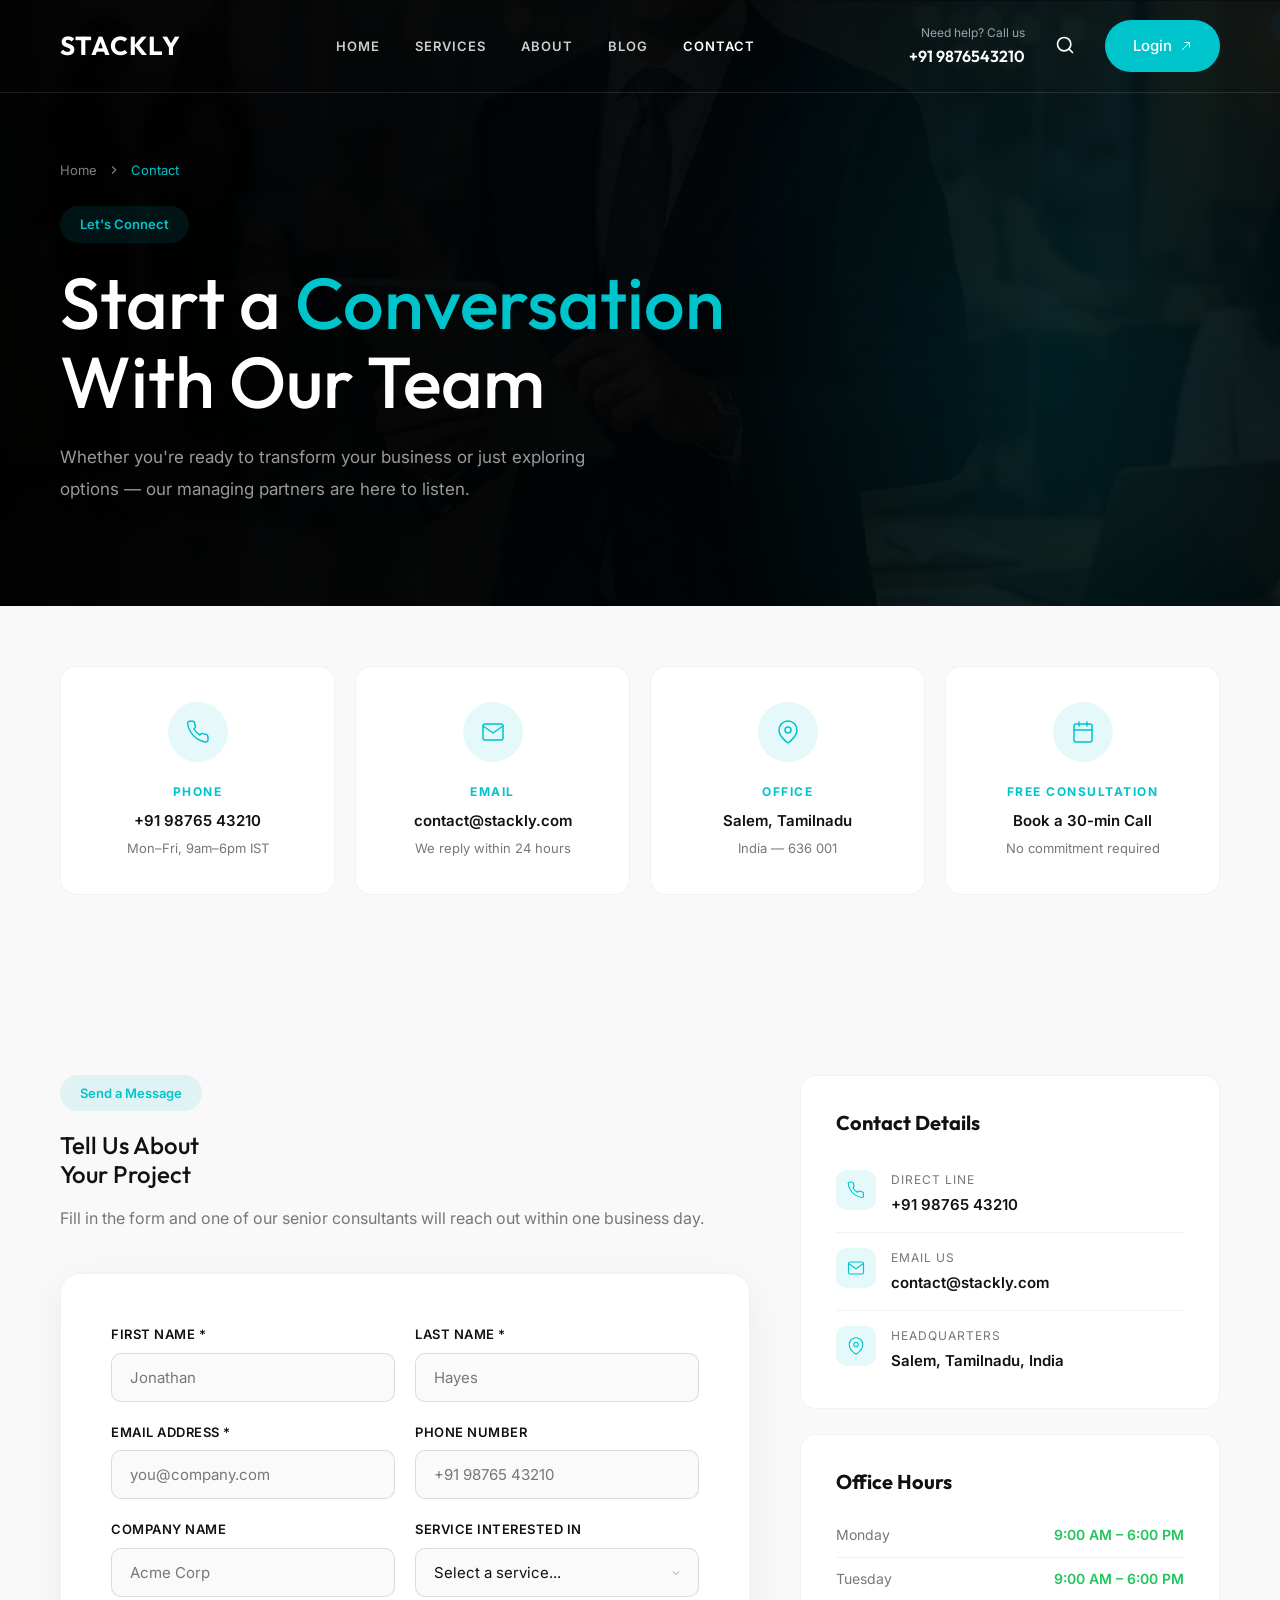
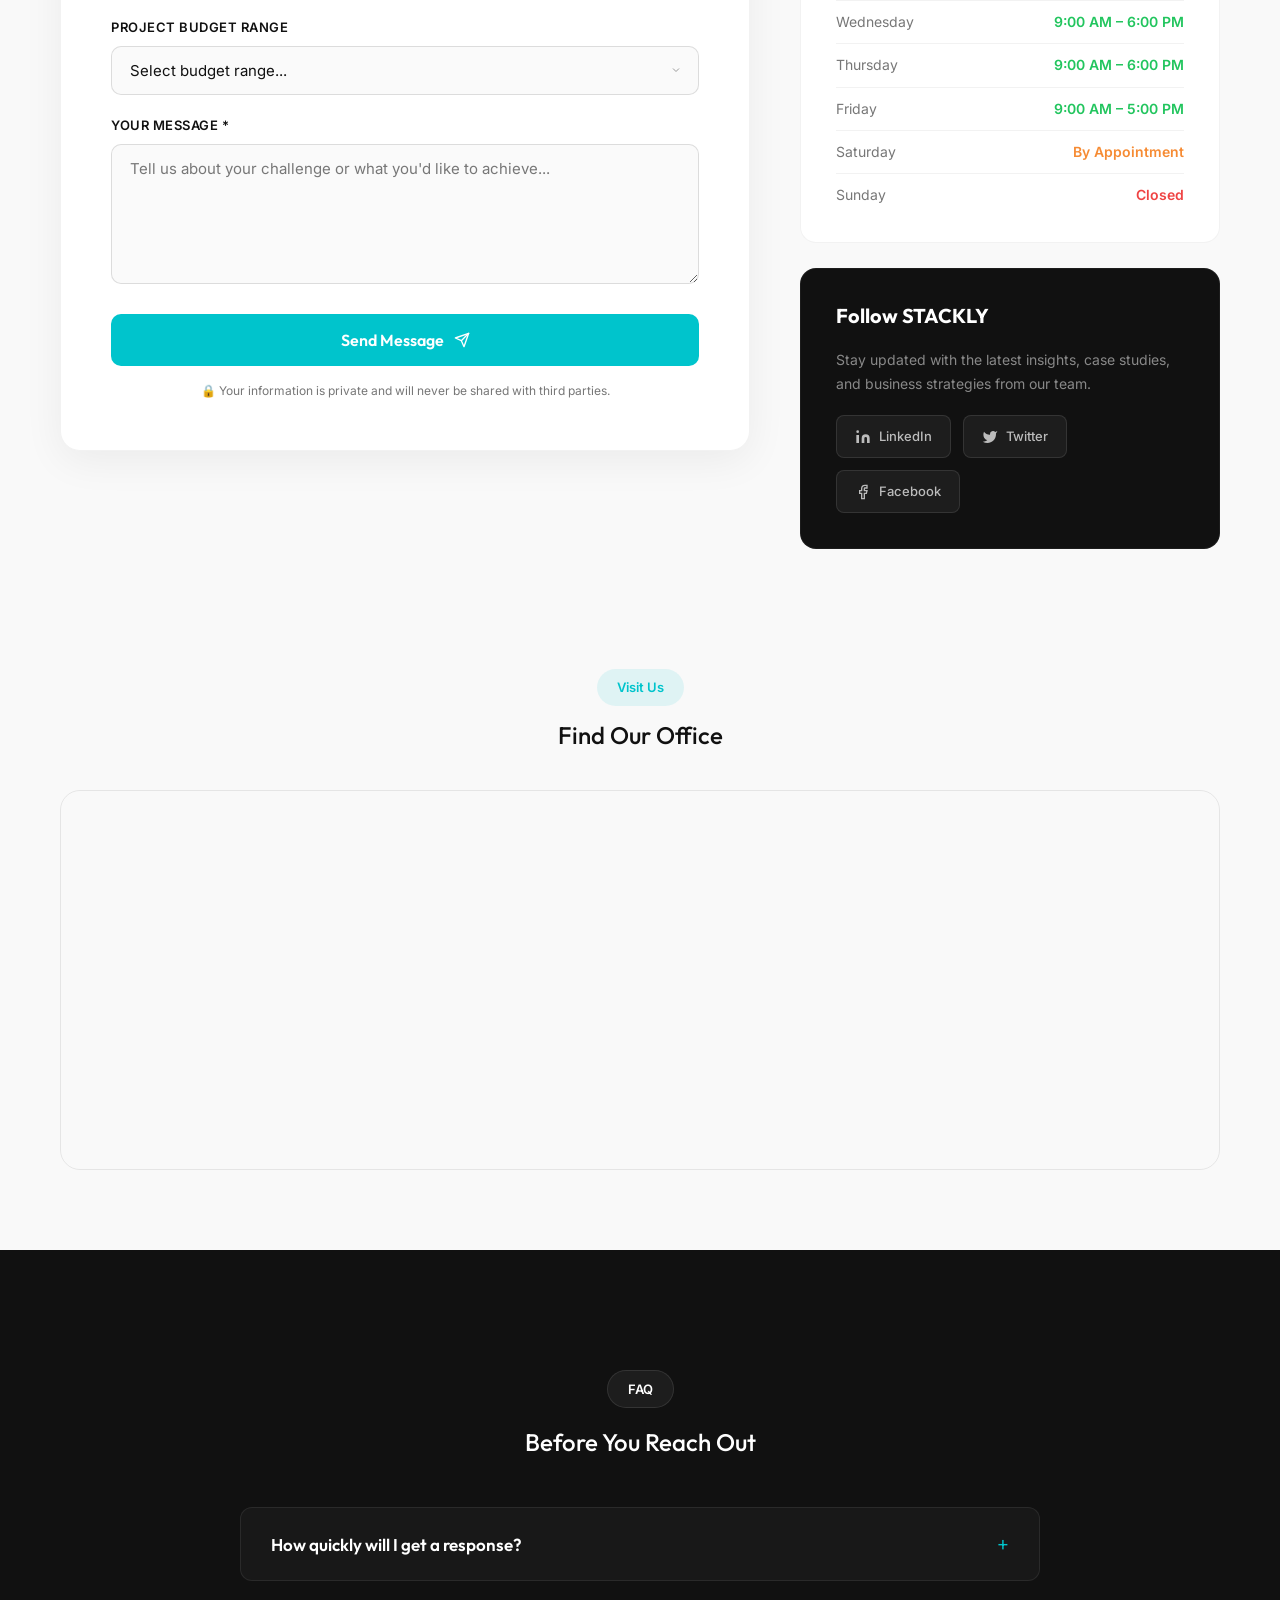
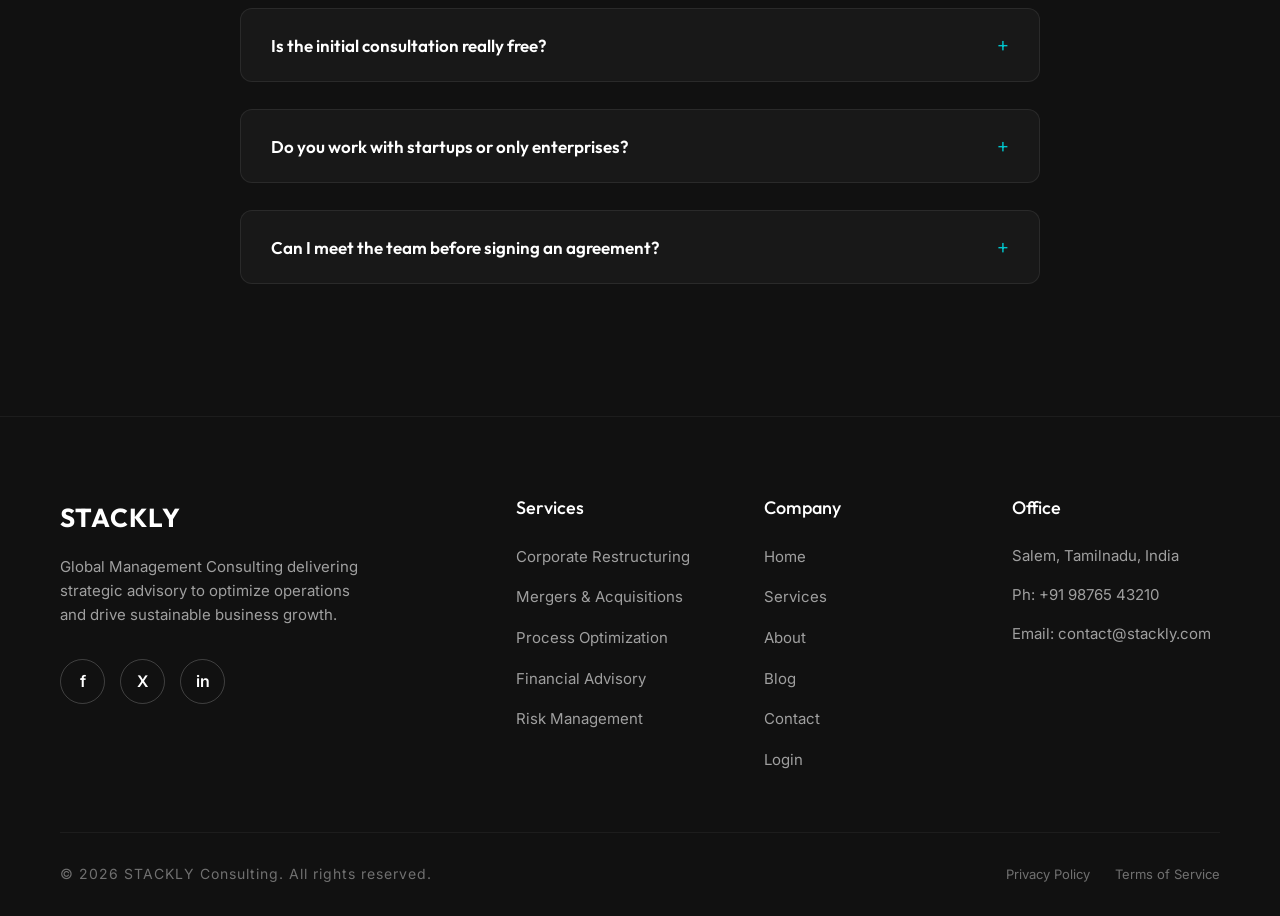
<file: contact.html>
<!DOCTYPE html>
<html lang="en">
<head>
    <meta charset="UTF-8">
    <meta name="viewport" content="width=device-width, initial-scale=1.0">
    <title>STACKLY - Contact Us | Get in Touch</title>
    <meta name="description" content="Contact STACKLY's consulting team. Book a free discovery session, reach our managing partners, or visit our office in Salem, India.">
    <link rel="preconnect" href="https://fonts.googleapis.com">
    <link rel="preconnect" href="https://fonts.gstatic.com" crossorigin>
    <link href="https://fonts.googleapis.com/css2?family=Inter:wght@300;400;500;600;700&family=Outfit:wght@300;400;500;600;700&display=swap" rel="stylesheet">
    <link rel="stylesheet" href="assets/css/style.css">
    <link href="https://unpkg.com/aos@2.3.1/dist/aos.css" rel="stylesheet">
    <style>
        /* Contact Page Specific */
        .inner-hero {
            padding: 160px 0 100px;
            position: relative;
            overflow: hidden;
            min-height: 480px;
            display: flex;
            align-items: center;
        }
        .inner-hero::before {
            content: '';
            position: absolute;
            top: -40%; right: -10%;
            width: 55%; height: 200%;
            background: radial-gradient(ellipse at center, rgba(0,196,204,0.13) 0%, transparent 70%);
            z-index: 1;
            pointer-events: none;
        }
        .inner-hero .container { position: relative; z-index: 2; }
        .breadcrumb { display: flex; align-items: center; gap: 10px; font-size: 13px; color: rgba(255,255,255,0.5); margin-bottom: 25px; }
        .breadcrumb a { color: rgba(255,255,255,0.5); transition: var(--transition); }
        .breadcrumb a:hover { color: var(--primary); }
        .breadcrumb span { color: var(--primary); }

        /* Contact Info Cards */
        .contact-cards {
            display: grid;
            grid-template-columns: 1fr;
            gap: 20px;
        }
        @media (min-width: 640px) { .contact-cards { grid-template-columns: repeat(2, 1fr); } }
        @media (min-width: 1024px) { .contact-cards { grid-template-columns: repeat(4, 1fr); } }
        .contact-card {
            background: var(--white);
            border-radius: 16px;
            padding: 35px 30px;
            border: 1px solid rgba(0,0,0,0.05);
            text-align: center;
            transition: var(--transition);
            position: relative;
            overflow: hidden;
        }
        .contact-card::after {
            content: '';
            position: absolute;
            bottom: 0; left: 0;
            width: 100%; height: 3px;
            background: var(--primary);
            transform: scaleX(0);
            transform-origin: left;
            transition: transform 0.4s ease;
        }
        .contact-card:hover { transform: translateY(-6px); box-shadow: 0 20px 45px rgba(0,196,204,0.1); border-color: rgba(0,196,204,0.2); }
        .contact-card:hover::after { transform: scaleX(1); }
        .cc-icon {
            width: 60px; height: 60px;
            border-radius: 50%;
            background: rgba(0,196,204,0.1);
            display: flex; align-items: center; justify-content: center;
            margin: 0 auto 20px;
            transition: var(--transition);
        }
        .contact-card:hover .cc-icon { background: var(--primary); }
        .contact-card:hover .cc-icon svg { color: var(--white); }
        .cc-icon svg { color: var(--primary); transition: var(--transition); }
        .cc-label { font-size: 12px; text-transform: uppercase; letter-spacing: 1.5px; color: var(--primary); font-weight: 700; margin-bottom: 8px; }
        .cc-value { font-size: 15px; font-weight: 600; color: var(--dark); line-height: 1.6; }
        .cc-sub { font-size: 13px; color: var(--text-muted); margin-top: 5px; }

        /* Contact Layout */
        .contact-layout {
            display: grid;
            grid-template-columns: 1fr;
            gap: 50px;
            align-items: start;
        }
        @media (min-width: 1024px) { .contact-layout { grid-template-columns: 1fr 420px; } }

        /* Contact Form */
        .contact-form-wrap {
            background: var(--white);
            border-radius: 20px;
            padding: 50px;
            border: 1px solid rgba(0,0,0,0.05);
            box-shadow: 0 10px 40px rgba(0,0,0,0.06);
        }
        @media (max-width: 640px) { .contact-form-wrap { padding: 30px 20px; } }
        .form-row { display: grid; grid-template-columns: 1fr; gap: 20px; }
        @media (min-width: 640px) { .form-row { grid-template-columns: 1fr 1fr; } }
        .form-group { display: flex; flex-direction: column; gap: 8px; }
        .form-group.full { grid-column: 1 / -1; }
        .form-label { font-size: 13px; font-weight: 600; color: var(--dark); text-transform: uppercase; letter-spacing: 0.5px; }
        .form-input, .form-textarea, .form-select {
            padding: 14px 18px;
            border: 1px solid rgba(0,0,0,0.12);
            border-radius: 10px;
            font-family: var(--font-sans);
            font-size: 15px;
            color: var(--dark);
            background: #fafafa;
            outline: none;
            transition: var(--transition);
            width: 100%;
        }
        .form-input:focus, .form-textarea:focus, .form-select:focus {
            border-color: var(--primary);
            background: var(--white);
            box-shadow: 0 0 0 3px rgba(0,196,204,0.1);
        }
        .form-input::placeholder, .form-textarea::placeholder { color: var(--text-muted); }
        .form-textarea { resize: vertical; min-height: 140px; }
        .form-select { appearance: none; cursor: pointer; background-image: url("data:image/svg+xml,%3Csvg xmlns='http://www.w3.org/2000/svg' width='12' height='12' viewBox='0 0 24 24' fill='none' stroke='%23999' stroke-width='2'%3E%3Cpolyline points='6 9 12 15 18 9'%3E%3C/polyline%3E%3C/svg%3E"); background-repeat: no-repeat; background-position: right 16px center; padding-right: 40px; }
        .form-submit { width: 100%; padding: 16px; background: var(--primary); color: var(--white); border: none; border-radius: 10px; font-family: var(--font-heading); font-size: 16px; font-weight: 600; cursor: pointer; transition: var(--transition); display: flex; align-items: center; justify-content: center; gap: 10px; }
        .form-submit:hover { background: #00a8af; transform: translateY(-2px); box-shadow: 0 10px 25px rgba(0,196,204,0.3); }
        .form-note { font-size: 12px; color: var(--text-muted); text-align: center; margin-top: 15px; }

        /* Sidebar Info */
        .contact-sidebar { display: flex; flex-direction: column; gap: 25px; }
        .cs-widget {
            background: var(--white);
            border-radius: 16px;
            padding: 35px;
            border: 1px solid rgba(0,0,0,0.05);
        }
        .cs-widget-dark { background: var(--dark); border-color: rgba(255,255,255,0.05); }
        .cs-title { font-size: 20px; font-weight: 700; margin-bottom: 20px; }
        .cs-title-white { color: var(--white); }
        .cs-item { display: flex; align-items: flex-start; gap: 15px; padding: 15px 0; border-bottom: 1px solid rgba(0,0,0,0.05); }
        .cs-item:last-child { border-bottom: none; padding-bottom: 0; }
        .cs-item-icon { width: 40px; height: 40px; border-radius: 10px; background: rgba(0,196,204,0.1); display: flex; align-items: center; justify-content: center; flex-shrink: 0; }
        .cs-item-icon svg { color: var(--primary); }
        .cs-item-label { font-size: 12px; color: var(--text-muted); text-transform: uppercase; letter-spacing: 1px; margin-bottom: 4px; }
        .cs-item-value { font-size: 15px; font-weight: 600; color: var(--dark); }
        .cs-item-dark .cs-item-label { color: rgba(255,255,255,0.4); }
        .cs-item-dark .cs-item-value { color: var(--white); }

        /* FAQ */
        .faq-item { 
            background: rgba(255,255,255,0.03);
            border: 1px solid rgba(255,255,255,0.08);
            border-radius: 12px;
            margin-bottom: 12px;
            overflow: hidden;
            transition: var(--transition);
        }
        .faq-item:hover {
            background: rgba(255,255,255,0.05);
            border-color: var(--primary);
        }
        .faq-question {
            width: 100%;
            padding: 22px 30px;
            background: none;
            border: none;
            display: flex;
            justify-content: space-between;
            align-items: center;
            color: var(--white);
            font-size: 17px;
            font-weight: 600;
            cursor: pointer;
            text-align: left;
            transition: var(--transition);
        }
        .faq-question span {
            font-size: 22px;
            color: var(--primary);
            transition: transform 0.3s ease;
        }
        .faq-answer {
            max-height: 0;
            overflow: hidden;
            transition: max-height 0.4s ease, padding 0.4s ease;
            padding: 0 30px;
        }
        .faq-item.active .faq-answer {
            max-height: 200px;
            padding-bottom: 25px;
        }
        .faq-item.active .faq-question span {
            transform: rotate(45deg);
        }

        /* Hours Table */
        .hours-row { display: flex; justify-content: space-between; padding: 10px 0; border-bottom: 1px solid rgba(0,0,0,0.05); font-size: 14px; }
        .hours-row:last-child { border-bottom: none; padding-bottom: 0; }
        .hours-day { color: var(--text-muted); }
        .hours-time { font-weight: 600; color: var(--dark); }
        .hours-time.open { color: #22c55e; }
        .hours-time.closed { color: #ef4444; }

        /* Map Section */
        .map-container { border-radius: 20px; overflow: hidden; height: 380px; border: 1px solid rgba(0,0,0,0.08); }
        .map-container iframe { width: 100%; height: 100%; border: none; filter: grayscale(30%) contrast(1.1); }

        /* Social Links Row */
        .social-row { display: flex; gap: 12px; flex-wrap: wrap; }
        .social-link-btn { 
            display: flex; align-items: center; gap: 8px;
            padding: 10px 18px; border-radius: 8px;
            background: rgba(255,255,255,0.05); border: 1px solid rgba(255,255,255,0.1);
            color: rgba(255,255,255,0.7); font-size: 13px; font-weight: 500;
            transition: var(--transition);
        }
        .social-link-btn:hover { background: var(--primary); border-color: var(--primary); color: var(--white); }
    </style>
</head>
<body>
    <!-- Cinematic Premium Preloader -->
    <div id="preloader" class="preloader">
        <div class="preloader-panel panel-top"></div>
        <div class="preloader-panel panel-bottom"></div>
        <div class="preloader-content">
            <div class="loader-text-reveal">
                <span style="--index: 0">S</span>
                <span style="--index: 1">T</span>
                <span style="--index: 2">A</span>
                <span style="--index: 3">C</span>
                <span style="--index: 4">K</span>
                <span style="--index: 5">L</span>
                <span style="--index: 6">Y</span>
            </div>
            <div class="loader-line"></div>
        </div>
    </div>
    <div class="cursor"></div>

    <header class="header">
        <div class="container header-container">
            <a href="index.html" class="logo">STACKLY</a>
            <nav class="nav">
                <ul>
                    <li><a href="index.html">Home</a></li>
                    <li><a href="services.html">Services</a></li>
                    <li><a href="about.html">About</a></li>
                    <li><a href="blog.html">Blog</a></li>
                    <li><a href="contact.html" class="active">Contact</a></li>
                </ul>
            </nav>
            <div class="header-right">
                <div class="contact-info desktop-only">
                    <span class="label">Need help? Call us</span>
                    <a href="tel:9876543210" class="phone">+91 9876543210</a>
                </div>
                <button class="icon-btn" aria-label="Search">
                    <svg viewBox="0 0 24 24" width="20" height="20" stroke="currentColor" stroke-width="2" fill="none" stroke-linecap="round" stroke-linejoin="round"><circle cx="11" cy="11" r="8"></circle><line x1="21" y1="21" x2="16.65" y2="16.65"></line></svg>
                </button>
                <a href="login.html" class="btn btn-primary btn-icon desktop-only">Login<svg width="12" height="12" viewBox="0 0 24 24" fill="none" stroke="currentColor" stroke-width="2" stroke-linecap="round" stroke-linejoin="round"><line x1="5" y1="19" x2="19" y2="5"></line><polyline points="10 5 19 5 19 14"></polyline></svg></a>
                <button class="menu-toggle mobile-only" aria-label="Menu">
                    <svg viewBox="0 0 24 24" width="24" height="24" stroke="currentColor" stroke-width="2" stroke-linecap="round"><line x1="3" y1="12" x2="21" y2="12"></line><line x1="3" y1="6" x2="21" y2="6"></line><line x1="3" y1="18" x2="21" y2="18"></line></svg>
                </button>
            </div>
        </div>
        <div class="mobile-nav">
            <ul>
                <li><a href="index.html">Home</a></li>
                <li><a href="services.html">Services</a></li>
                <li><a href="about.html">About</a></li>
                <li><a href="blog.html">Blog</a></li>
                <li><a href="contact.html" class="active">Contact</a></li>
            </ul>
            <div class="mobile-contact mt-8">
                <p class="text-white mb-2">Need help? Call us</p>
                <a href="tel:9876543210" class="phone" style="color:#00c4cc">+91 9876543210</a>
            </div>
        </div>
    </header>

    <main>

        <!-- Hero -->
        <section class="inner-hero">
            <div class="hero-bg" style="background-image: url('assets/images/about_man.webp'); filter: brightness(0.18);"></div>
            <div class="hero-overlay" style="background: linear-gradient(to right, rgba(0,0,0,0.92) 0%, rgba(0,10,15,0.6) 100%);"></div>
            <div class="container">
                <div class="breadcrumb" data-aos="fade-up">
                    <a href="index.html">Home</a>
                    <svg width="14" height="14" viewBox="0 0 24 24" fill="none" stroke="currentColor" stroke-width="2"><polyline points="9 18 15 12 9 6"></polyline></svg>
                    <span>Contact</span>
                </div>
                <div style="max-width: 680px;">
                    <span class="tag" style="display:inline-block; padding:8px 20px; background:rgba(0,196,204,0.1); border-radius:30px; color:var(--primary); font-size:13px; margin-bottom:20px; font-weight:600;" data-aos="fade-up" data-aos-delay="50">Let's Connect</span>
                    <h1 class="text-white" data-aos="fade-up" data-aos-delay="100" style="font-size:clamp(40px,6vw,72px); line-height:1.1;">Start a <span style="color:var(--primary);">Conversation</span><br>With Our Team</h1>
                    <p style="font-size:17px; color:rgba(255,255,255,0.6); margin-top:20px; line-height:1.9; max-width:540px;" data-aos="fade-up" data-aos-delay="200">Whether you're ready to transform your business or just exploring options — our managing partners are here to listen.</p>
                </div>
            </div>
        </section>

        <!-- Contact Info Cards -->
        <section style="background:#f9f9f9; padding: 60px 0;">
            <div class="container">
                <div class="contact-cards">
                    <div class="contact-card" data-aos="fade-up" data-aos-delay="0">
                        <div class="cc-icon">
                            <svg width="24" height="24" viewBox="0 0 24 24" fill="none" stroke="currentColor" stroke-width="1.5" stroke-linecap="round" stroke-linejoin="round"><path d="M22 16.92v3a2 2 0 0 1-2.18 2 19.79 19.79 0 0 1-8.63-3.07A19.5 19.5 0 0 1 4.69 12 19.79 19.79 0 0 1 1.61 3.53 2 2 0 0 1 3.6 1.37h3a2 2 0 0 1 2 1.72c.127.96.361 1.903.7 2.81a2 2 0 0 1-.45 2.11L7.91 9a16 16 0 0 0 6 6l.91-.91a2 2 0 0 1 2.11-.45c.907.339 1.85.573 2.81.7A2 2 0 0 1 21.73 16.92z"/></svg>
                        </div>
                        <div class="cc-label">Phone</div>
                        <div class="cc-value">+91 98765 43210</div>
                        <div class="cc-sub">Mon–Fri, 9am–6pm IST</div>
                    </div>
                    <div class="contact-card" data-aos="fade-up" data-aos-delay="100">
                        <div class="cc-icon">
                            <svg width="24" height="24" viewBox="0 0 24 24" fill="none" stroke="currentColor" stroke-width="1.5" stroke-linecap="round" stroke-linejoin="round"><path d="M4 4h16c1.1 0 2 .9 2 2v12c0 1.1-.9 2-2 2H4c-1.1 0-2-.9-2-2V6c0-1.1.9-2 2-2z"/><polyline points="22,6 12,13 2,6"/></svg>
                        </div>
                        <div class="cc-label">Email</div>
                        <div class="cc-value">contact@stackly.com</div>
                        <div class="cc-sub">We reply within 24 hours</div>
                    </div>
                    <div class="contact-card" data-aos="fade-up" data-aos-delay="200">
                        <div class="cc-icon">
                            <svg width="24" height="24" viewBox="0 0 24 24" fill="none" stroke="currentColor" stroke-width="1.5" stroke-linecap="round" stroke-linejoin="round"><path d="M21 10c0 7-9 13-9 13s-9-6-9-13a9 9 0 0 1 18 0z"/><circle cx="12" cy="10" r="3"/></svg>
                        </div>
                        <div class="cc-label">Office</div>
                        <div class="cc-value">Salem, Tamilnadu</div>
                        <div class="cc-sub">India — 636 001</div>
                    </div>
                    <div class="contact-card" data-aos="fade-up" data-aos-delay="300">
                        <div class="cc-icon">
                            <svg width="24" height="24" viewBox="0 0 24 24" fill="none" stroke="currentColor" stroke-width="1.5" stroke-linecap="round" stroke-linejoin="round"><rect x="3" y="4" width="18" height="18" rx="2" ry="2"/><line x1="16" y1="2" x2="16" y2="6"/><line x1="8" y1="2" x2="8" y2="6"/><line x1="3" y1="10" x2="21" y2="10"/></svg>
                        </div>
                        <div class="cc-label">Free Consultation</div>
                        <div class="cc-value">Book a 30-min Call</div>
                        <div class="cc-sub">No commitment required</div>
                    </div>
                </div>
            </div>
        </section>

        <!-- Contact Form + Sidebar -->
        <section class="section-padding" style="background: #f9f9f9;">
            <div class="container">
                <div class="contact-layout">

                    <!-- Form -->
                    <div data-aos="fade-right">
                        <div style="margin-bottom: 40px;">
                            <span class="tag" style="display:inline-block; padding:8px 20px; background:rgba(0,196,204,0.1); border-radius:30px; color:var(--primary); font-size:13px; margin-bottom:20px; font-weight:600;">Send a Message</span>
                            <h2 class="section-title">Tell Us About<br>Your Project</h2>
                            <p style="color:var(--text-muted); font-size:16px; margin-top:15px; line-height:1.8;">Fill in the form and one of our senior consultants will reach out within one business day.</p>
                        </div>
                        <div class="contact-form-wrap">
                            <form id="contactForm" novalidate>
                                <div class="form-row" style="margin-bottom:20px;">
                                    <div class="form-group">
                                        <label class="form-label" for="firstName">First Name *</label>
                                        <input type="text" id="firstName" class="form-input" placeholder="Jonathan" required>
                                    </div>
                                    <div class="form-group">
                                        <label class="form-label" for="lastName">Last Name *</label>
                                        <input type="text" id="lastName" class="form-input" placeholder="Hayes" required>
                                    </div>
                                </div>
                                <div class="form-row" style="margin-bottom:20px;">
                                    <div class="form-group">
                                        <label class="form-label" for="email">Email Address *</label>
                                        <input type="email" id="email" class="form-input" placeholder="you@company.com" required>
                                    </div>
                                    <div class="form-group">
                                        <label class="form-label" for="phone">Phone Number</label>
                                        <input type="tel" id="phone" class="form-input" placeholder="+91 98765 43210">
                                    </div>
                                </div>
                                <div class="form-row" style="margin-bottom:20px;">
                                    <div class="form-group">
                                        <label class="form-label" for="company">Company Name</label>
                                        <input type="text" id="company" class="form-input" placeholder="Acme Corp">
                                    </div>
                                    <div class="form-group">
                                        <label class="form-label" for="service">Service Interested In</label>
                                        <select id="service" class="form-select form-input">
                                            <option value="" disabled selected>Select a service...</option>
                                            <option>Corporate Restructuring</option>
                                            <option>Mergers &amp; Acquisitions</option>
                                            <option>Process Optimization</option>
                                            <option>Risk Management</option>
                                            <option>Digital Transformation</option>
                                            <option>Supply Chain Optimization</option>
                                            <option>General Inquiry</option>
                                        </select>
                                    </div>
                                </div>
                                <div class="form-group" style="margin-bottom:20px;">
                                    <label class="form-label" for="budget">Project Budget Range</label>
                                    <select id="budget" class="form-select form-input">
                                        <option value="" disabled selected>Select budget range...</option>
                                        <option>Under $10,000</option>
                                        <option>$10,000 – $50,000</option>
                                        <option>$50,000 – $200,000</option>
                                        <option>$200,000 – $1M</option>
                                        <option>$1M+</option>
                                    </select>
                                </div>
                                <div class="form-group" style="margin-bottom:30px;">
                                    <label class="form-label" for="message">Your Message *</label>
                                    <textarea id="message" class="form-textarea" placeholder="Tell us about your challenge or what you'd like to achieve..." required></textarea>
                                </div>
                                <button type="submit" class="form-submit" id="submitBtn">
                                    Send Message
                                    <svg width="16" height="16" viewBox="0 0 24 24" fill="none" stroke="currentColor" stroke-width="2" stroke-linecap="round" stroke-linejoin="round"><line x1="22" y1="2" x2="11" y2="13"/><polygon points="22 2 15 22 11 13 2 9 22 2"/></svg>
                                </button>
                                <p class="form-note">🔒 Your information is private and will never be shared with third parties.</p>
                            </form>
                        </div>
                    </div>

                    <!-- Sidebar -->
                    <aside class="contact-sidebar" data-aos="fade-left" data-aos-delay="100">

                        <!-- Contact Details -->
                        <div class="cs-widget">
                            <h3 class="cs-title">Contact Details</h3>
                            <div class="cs-item">
                                <div class="cs-item-icon"><svg width="18" height="18" viewBox="0 0 24 24" fill="none" stroke="currentColor" stroke-width="1.5" stroke-linecap="round" stroke-linejoin="round"><path d="M22 16.92v3a2 2 0 0 1-2.18 2 19.79 19.79 0 0 1-8.63-3.07A19.5 19.5 0 0 1 4.69 12 19.79 19.79 0 0 1 1.61 3.53 2 2 0 0 1 3.6 1.37h3a2 2 0 0 1 2 1.72c.127.96.361 1.903.7 2.81a2 2 0 0 1-.45 2.11L7.91 9a16 16 0 0 0 6 6l.91-.91a2 2 0 0 1 2.11-.45c.907.339 1.85.573 2.81.7A2 2 0 0 1 21.73 16.92z"/></svg></div>
                                <div>
                                    <div class="cs-item-label">Direct Line</div>
                                    <div class="cs-item-value">+91 98765 43210</div>
                                </div>
                            </div>
                            <div class="cs-item">
                                <div class="cs-item-icon"><svg width="18" height="18" viewBox="0 0 24 24" fill="none" stroke="currentColor" stroke-width="1.5" stroke-linecap="round" stroke-linejoin="round"><path d="M4 4h16c1.1 0 2 .9 2 2v12c0 1.1-.9 2-2 2H4c-1.1 0-2-.9-2-2V6c0-1.1.9-2 2-2z"/><polyline points="22,6 12,13 2,6"/></svg></div>
                                <div>
                                    <div class="cs-item-label">Email Us</div>
                                    <div class="cs-item-value">contact@stackly.com</div>
                                </div>
                            </div>
                            <div class="cs-item">
                                <div class="cs-item-icon"><svg width="18" height="18" viewBox="0 0 24 24" fill="none" stroke="currentColor" stroke-width="1.5" stroke-linecap="round" stroke-linejoin="round"><path d="M21 10c0 7-9 13-9 13s-9-6-9-13a9 9 0 0 1 18 0z"/><circle cx="12" cy="10" r="3"/></svg></div>
                                <div>
                                    <div class="cs-item-label">Headquarters</div>
                                    <div class="cs-item-value">Salem, Tamilnadu, India</div>
                                </div>
                            </div>
                        </div>

                        <!-- Office Hours -->
                        <div class="cs-widget">
                            <h3 class="cs-title">Office Hours</h3>
                            <div class="hours-row"><span class="hours-day">Monday</span><span class="hours-time open">9:00 AM – 6:00 PM</span></div>
                            <div class="hours-row"><span class="hours-day">Tuesday</span><span class="hours-time open">9:00 AM – 6:00 PM</span></div>
                            <div class="hours-row"><span class="hours-day">Wednesday</span><span class="hours-time open">9:00 AM – 6:00 PM</span></div>
                            <div class="hours-row"><span class="hours-day">Thursday</span><span class="hours-time open">9:00 AM – 6:00 PM</span></div>
                            <div class="hours-row"><span class="hours-day">Friday</span><span class="hours-time open">9:00 AM – 5:00 PM</span></div>
                            <div class="hours-row"><span class="hours-day">Saturday</span><span class="hours-time" style="color:#f68b33;">By Appointment</span></div>
                            <div class="hours-row"><span class="hours-day">Sunday</span><span class="hours-time closed">Closed</span></div>
                        </div>

                        <!-- Social / Dark -->
                        <div class="cs-widget cs-widget-dark">
                            <h3 class="cs-title cs-title-white">Follow STACKLY</h3>
                            <p style="color:rgba(255,255,255,0.5); font-size:14px; margin-bottom:20px; line-height:1.7;">Stay updated with the latest insights, case studies, and business strategies from our team.</p>
                            <div class="social-row">
                                <a href="404.html" class="social-link-btn">
                                    <svg width="16" height="16" viewBox="0 0 24 24" fill="currentColor"><path d="M16 8a6 6 0 0 1 6 6v7h-4v-7a2 2 0 0 0-2-2 2 2 0 0 0-2 2v7h-4v-7a6 6 0 0 1 6-6z"/><rect x="2" y="9" width="4" height="12"/><circle cx="4" cy="4" r="2"/></svg>
                                    LinkedIn
                                </a>
                                <a href="404.html" class="social-link-btn">
                                    <svg width="16" height="16" viewBox="0 0 24 24" fill="currentColor"><path d="M23 3a10.9 10.9 0 0 1-3.14 1.53 4.48 4.48 0 0 0-7.86 3v1A10.66 10.66 0 0 1 3 4s-4 9 5 13a11.64 11.64 0 0 1-7 2c9 5 20 0 20-11.5a4.5 4.5 0 0 0-.08-.83A7.72 7.72 0 0 0 23 3z"/></svg>
                                    Twitter
                                </a>
                                <a href="404.html" class="social-link-btn">
                                    <svg width="16" height="16" viewBox="0 0 24 24" fill="none" stroke="currentColor" stroke-width="2"><path d="M18 2h-3a5 5 0 0 0-5 5v3H7v4h3v8h4v-8h3l1-4h-4V7a1 1 0 0 1 1-1h3z"/></svg>
                                    Facebook
                                </a>
                            </div>
                        </div>

                    </aside>
                </div>
            </div>
        </section>

        <!-- Map Section -->
        <section style="background:#f9f9f9; padding: 0 0 80px;">
            <div class="container">
                <div class="text-center" style="margin-bottom:40px;">
                    <span class="tag" style="display:inline-block; padding:8px 20px; background:rgba(0,196,204,0.1); border-radius:30px; color:var(--primary); font-size:13px; margin-bottom:15px; font-weight:600;" data-aos="fade-up">Visit Us</span>
                    <h2 class="section-title" data-aos="fade-up" data-aos-delay="100">Find Our Office</h2>
                </div>
                <div class="map-container" data-aos="fade-up" data-aos-delay="150">
                    <iframe
                        src="https://www.google.com/maps/embed?pb=!1m18!1m12!1m3!1d62721.9609820854!2d78.11380485!3d11.6642543!2m3!1f0!2f0!3f0!3m2!1i1024!2i768!4f13.1!3m3!1m2!1s0x3babf1e06c5496b9%3A0xf6c47b851c0cda53!2sSalem%2C%20Tamil%20Nadu!5e0!3m2!1sen!2sin!4v1700000000000"
                        allowfullscreen=""
                        loading="lazy"
                        referrerpolicy="no-referrer-when-downgrade"
                        title="STACKLY Office Location - Salem, Tamilnadu">
                    </iframe>
                </div>
            </div>
        </section>

        <!-- FAQ Strip -->
        <section class="section-padding bg-dark">
            <div class="container">
                <div class="text-center mb-12" style="max-width:600px; margin:0 auto 50px;">
                    <span class="tag" style="display:inline-block; padding:8px 20px; background:rgba(255,255,255,0.05); border:1px solid rgba(255,255,255,0.1); border-radius:30px; color:var(--white); font-size:13px; margin-bottom:20px; font-weight:600;" data-aos="fade-up">FAQ</span>
                    <h2 class="section-title text-white" data-aos="fade-up" data-aos-delay="100">Before You Reach Out</h2>
                </div>
                <div class="faq-list" style="max-width:800px; margin:0 auto;">
                    <div class="faq-item" data-aos="fade-up" data-aos-delay="0">
                        <button class="faq-question">How quickly will I get a response? <span>+</span></button>
                        <div class="faq-answer"><p style="color:rgba(255,255,255,0.6);">All inquiries are responded to within one business day. For urgent matters, call us directly at +91 98765 43210.</p></div>
                    </div>
                    <div class="faq-item" data-aos="fade-up" data-aos-delay="75">
                        <button class="faq-question">Is the initial consultation really free? <span>+</span></button>
                        <div class="faq-answer"><p style="color:rgba(255,255,255,0.6);">Yes — completely. Our 30-minute discovery sessions are no-obligation exploratory conversations to understand your needs before we ever discuss an engagement.</p></div>
                    </div>
                    <div class="faq-item" data-aos="fade-up" data-aos-delay="150">
                        <button class="faq-question">Do you work with startups or only enterprises? <span>+</span></button>
                        <div class="faq-answer"><p style="color:rgba(255,255,255,0.6);">We work with organizations at every stage — from ambitious Series B startups to global Fortune 500 firms. Our Startup plan is specifically designed for early-stage growth.</p></div>
                    </div>
                    <div class="faq-item" data-aos="fade-up" data-aos-delay="225">
                        <button class="faq-question">Can I meet the team before signing an agreement? <span>+</span></button>
                        <div class="faq-answer"><p style="color:rgba(255,255,255,0.6);">Absolutely. We encourage a second-stage call with your dedicated consultant so you can evaluate the chemistry and expertise before any formal agreement is signed.</p></div>
                    </div>
                </div>
            </div>
        </section>

    </main>

    <footer class="footer bg-dark border-top-glow">
        <div class="container footer-container">
            <div class="footer-grid">
                <div class="footer-col" data-aos="fade-up" data-aos-delay="0">
                    <div class="logo text-white mb-4">STACKLY</div>
                    <p class="footer-desc">Global Management Consulting delivering strategic advisory to optimize operations and drive sustainable business growth.</p>
                    <div class="social-links mt-8">
                        <a href="404.html" class="social-icon">f</a>
                        <a href="404.html" class="social-icon">X</a>
                        <a href="404.html" class="social-icon">in</a>
                    </div>
                </div>
                <div class="footer-col" data-aos="fade-up" data-aos-delay="100">
                    <h4 class="footer-title">Services</h4>
                    <ul class="footer-links">
                        <li><a href="services.html">Corporate Restructuring</a></li>
                        <li><a href="services.html">Mergers &amp; Acquisitions</a></li>
                        <li><a href="services.html">Process Optimization</a></li>
                        <li><a href="services.html">Financial Advisory</a></li>
                        <li><a href="services.html">Risk Management</a></li>
                    </ul>
                </div>
                <div class="footer-col" data-aos="fade-up" data-aos-delay="200">
                    <h4 class="footer-title">Company</h4>
                    <ul class="footer-links">
                        <li><a href="index.html">Home</a></li>
                        <li><a href="services.html">Services</a></li>
                        <li><a href="about.html">About</a></li>
                        <li><a href="blog.html">Blog</a></li>
                        <li><a href="contact.html">Contact</a></li>
                        <li><a href="login.html">Login</a></li>
                    </ul>
                </div>
                <div class="footer-col" data-aos="fade-up" data-aos-delay="300">
                    <h4 class="footer-title">Office</h4>
                    <ul class="footer-links contact-list">
                        <li>Salem, Tamilnadu, India</li>
                        <li>Ph: +91 98765 43210</li>
                        <li>Email: contact@stackly.com</li>
                    </ul>
                </div>
            </div>
            <div class="footer-bottom">
                <div class="copyright">&copy; 2026 STACKLY Consulting. All rights reserved.</div>
                <div class="legal-links">
                    <a href="404.html">Privacy Policy</a>
                    <a href="404.html">Terms of Service</a>
                </div>
            </div>
        </div>
    </footer>

    <script src="https://unpkg.com/aos@2.3.1/dist/aos.js"></script>
    <script src="assets/js/main.js"></script>
    <script>
        // Contact Form Submit Handler
        document.getElementById('contactForm').addEventListener('submit', function(e) {
            e.preventDefault();
            const btn = document.getElementById('submitBtn');
            btn.innerHTML = `<svg width="18" height="18" viewBox="0 0 24 24" fill="none" stroke="currentColor" stroke-width="2"><polyline points="20 6 9 17 4 12"></polyline></svg> Message Sent!`;
            btn.style.background = '#22c55e';
            setTimeout(() => {
                btn.innerHTML = `Send Message <svg width="16" height="16" viewBox="0 0 24 24" fill="none" stroke="currentColor" stroke-width="2" stroke-linecap="round" stroke-linejoin="round"><line x1="22" y1="2" x2="11" y2="13"/><polygon points="22 2 15 22 11 13 2 9 22 2"/></svg>`;
                btn.style.background = '';
                this.reset();
            }, 3000);
        });

        // FAQ Accordion Toggle
        document.querySelectorAll('.faq-question').forEach(button => {
            button.addEventListener('click', () => {
                const faqItem = button.parentElement;
                
                // Close other items
                document.querySelectorAll('.faq-item').forEach(item => {
                    if (item !== faqItem) item.classList.remove('active');
                });
                
                // Toggle current item
                faqItem.classList.toggle('active');
            });
        });
    </script>
</body>
</html>
</file>
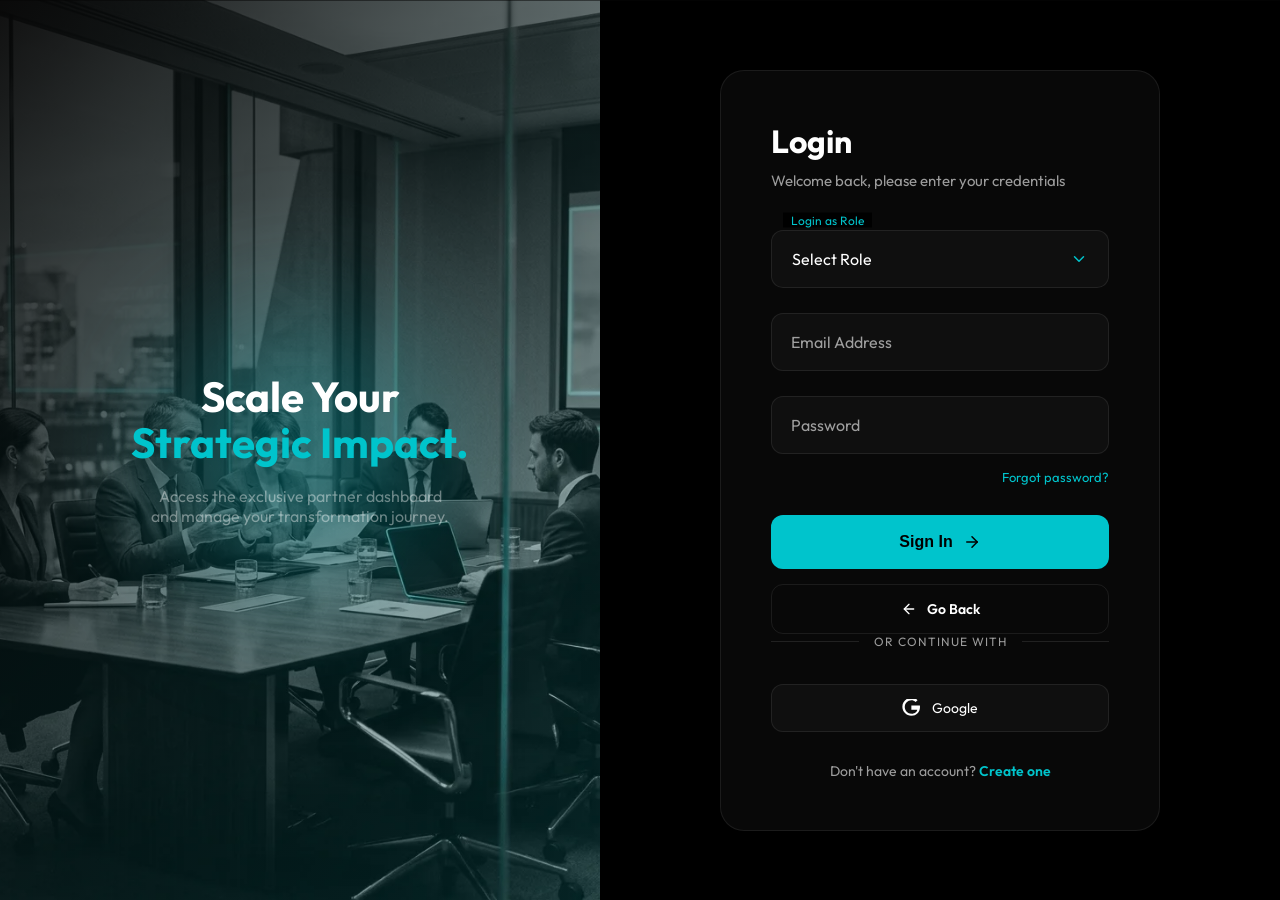
<file: login.html>
<!DOCTYPE html>
<html lang="en">
<head>
    <meta charset="UTF-8">
    <meta name="viewport" content="width=device-width, initial-scale=1.0">
    <title>Login - STACKLY Consulting</title>
    <!-- Google Fonts -->
    <link rel="preconnect" href="https://fonts.googleapis.com">
    <link rel="preconnect" href="https://fonts.gstatic.com" crossorigin>
    <link href="https://fonts.googleapis.com/css2?family=Outfit:wght@300;400;500;600;700&display=swap" rel="stylesheet">
    <!-- Animation Lib -->
    <link href="https://unpkg.com/aos@2.3.1/dist/aos.css" rel="stylesheet">
    <style>
        /* Cinematic Premium Preloader */
        .preloader {
            position: fixed;
            top: 0;
            left: 0;
            width: 100%;
            height: 100%;
            z-index: 10000;
            display: flex;
            align-items: center;
            justify-content: center;
            overflow: hidden;
        }

        .preloader-panel {
            position: absolute;
            left: 0;
            width: 100%;
            height: 50.5%;
            background: #070707;
            transition: transform 1s cubic-bezier(0.8, 0, 0.2, 1);
        }

        .panel-top { top: 0; }
        .panel-bottom { bottom: 0; }

        .preloader-content {
            position: relative;
            z-index: 10002;
            display: flex;
            flex-direction: column;
            align-items: center;
            gap: 15px;
            transition: opacity 0.5s ease, transform 0.5s ease;
        }

        .loader-text-reveal {
            display: flex;
            overflow: hidden;
            padding: 10px 0;
        }

        .loader-text-reveal span {
            display: block;
            font-family: 'Outfit', sans-serif;
            font-size: 42px;
            font-weight: 800;
            color: #fff;
            letter-spacing: 2px;
            transform: translateY(110%);
            transition: transform 0.8s cubic-bezier(0.8, 0, 0.2, 1);
            transition-delay: calc(var(--index) * 0.05s);
        }

        .loader-line {
            width: 0;
            height: 2px;
            background: var(--primary);
            transition: width 1s cubic-bezier(0.8, 0, 0.2, 1);
            transition-delay: 0.5s;
            box-shadow: 0 0 15px var(--primary);
        }

        .preloader.active .loader-text-reveal span { transform: translateY(0); }
        .preloader.active .loader-line { width: 140px; }

        .preloader-exit .preloader-content { opacity: 0; transform: scale(0.95); }
        .preloader-exit .panel-top { transform: translateY(-100%); }
        .preloader-exit .panel-bottom { transform: translateY(100%); }

        :root {
            --primary: #00c4cc;
            --primary-glow: rgba(0, 196, 204, 0.4);
            --dark: #070707;
            --darker: #000000;
            --gray-100: #111111;
            --white: #ffffff;
            --text-muted: rgba(255, 255, 255, 0.6);
            --glass: rgba(255, 255, 255, 0.03);
            --glass-border: rgba(255, 255, 255, 0.08);
            --transition: all 0.4s cubic-bezier(0.165, 0.84, 0.44, 1);
        }

        * { margin: 0; padding: 0; box-sizing: border-box; }
        body { 
            font-family: 'Outfit', sans-serif; 
            background-color: var(--dark); 
            color: var(--white);
            overflow: hidden;
            height: 100vh;
        }

        .auth-wrapper {
            display: flex;
            height: 100vh;
            width: 100%;
        }

        /* Left Side Visual */
        .auth-visual {
            flex: 1;
            position: relative;
            background: url('assets/images/hero_bg.webp') center/cover no-repeat;
            display: flex;
            align-items: center;
            justify-content: center;
            overflow: hidden;
        }
        .auth-visual::before {
            content: '';
            position: absolute;
            inset: 0;
            background: linear-gradient(135deg, rgba(7,7,7,0.95) 0%, rgba(0, 196, 204, 0.15) 100%);
            z-index: 1;
        }
        .auth-visual-content {
            position: relative;
            z-index: 2;
            text-align: center;
            padding: 40px;
        }
        .auth-visual-logo {
            font-size: 80px;
            font-weight: 800;
            letter-spacing: -2px;
            background: linear-gradient(to bottom, #fff 0%, rgba(255,255,255,0.2) 100%);
            -webkit-background-clip: text;
            background-clip: text;
            -webkit-text-fill-color: transparent;
            opacity: 0.1;
            position: absolute;
            left: 50%;
            top: 50%;
            transform: translate(-50%, -50%) rotate(-90deg);
            white-space: nowrap;
            pointer-events: none;
        }
        .visual-headline {
            font-size: 42px;
            font-weight: 700;
            line-height: 1.1;
            margin-bottom: 20px;
        }
        .visual-headline span { color: var(--primary); }

        /* Floating Particles */
        .floating-blob {
            position: absolute;
            width: 400px;
            height: 400px;
            background: radial-gradient(circle, var(--primary-glow) 0%, transparent 70%);
            border-radius: 50%;
            filter: blur(60px);
            z-index: 1;
            animation: float 20s infinite alternate;
        }
        @keyframes float {
            0% { transform: translate(-20%, -20%) scale(1); }
            100% { transform: translate(20%, 20%) scale(1.2); }
        }

        /* Right Side Form */
        .auth-form-side {
            flex: 1;
            display: flex;
            align-items: center;
            justify-content: center;
            background: var(--darker);
            position: relative;
            padding: 40px;
        }
        .auth-card {
            width: 100%;
            max-width: 440px;
            background: var(--glass);
            border: 1px solid var(--glass-border);
            border-radius: 24px;
            padding: 50px;
            backdrop-filter: blur(20px);
            box-shadow: 0 25px 50px -12px rgba(0,0,0,0.5);
        }

        .auth-header { margin-bottom: 40px; }
        .auth-header h2 { font-size: 32px; font-weight: 700; margin-bottom: 10px; }
        .auth-header p { color: var(--text-muted); font-size: 15px; }

        .form-group { position: relative; margin-bottom: 25px; }
        .form-input {
            width: 100%;
            padding: 18px 20px;
            background: rgba(255,255,255,0.03);
            border: 1px solid var(--glass-border);
            border-radius: 12px;
            color: #fff;
            font-size: 16px;
            font-family: inherit;
            transition: var(--transition);
            outline: none;
            cursor: text;
        }
        select.form-input {
            cursor: pointer;
            appearance: none;
            background-image: url("data:image/svg+xml,%3Csvg xmlns='http://www.w3.org/2000/svg' width='24' height='24' viewBox='0 0 24 24' fill='none' stroke='%2300c4cc' stroke-width='2' stroke-linecap='round' stroke-linejoin='round'%3E%3Cpolyline points='6 9 12 15 18 9'%3E%3C/polyline%3E%3C/svg%3E");
            background-repeat: no-repeat;
            background-position: right 20px center;
            background-size: 18px;
        }
        select.form-input option {
            background: var(--darker);
            color: #fff;
            padding: 10px;
        }
        .form-input:focus {
            border-color: var(--primary);
            background: rgba(255,255,255,0.05);
            box-shadow: 0 0 20px rgba(0,196,204,0.15);
        }
        .form-label {
            position: absolute;
            left: 20px;
            top: 50%;
            transform: translateY(-50%);
            color: var(--text-muted);
            pointer-events: none;
            transition: var(--transition);
            font-size: 16px;
        }
        .form-input:focus + .form-label,
        .form-input:not(:placeholder-shown) + .form-label {
            top: -10px;
            left: 12px;
            font-size: 12px;
            color: var(--primary);
            background: var(--darker);
            padding: 0 8px;
        }

        .forgot-pass {
            display: block;
            text-align: right;
            font-size: 13px;
            color: var(--primary);
            text-decoration: none;
            margin-top: -10px;
            margin-bottom: 30px;
            transition: var(--transition);
        }
        .forgot-pass:hover { opacity: 0.8; }

        .btn-auth {
            width: 100%;
            padding: 18px;
            background: var(--primary);
            border: none;
            border-radius: 12px;
            color: #000;
            font-size: 16px;
            font-weight: 700;
            cursor: pointer;
            transition: var(--transition);
            display: flex;
            align-items: center;
            justify-content: center;
            gap: 10px;
        }
        .btn-auth:hover {
            transform: translateY(-2px);
            filter: brightness(1.1);
        }

        .btn-back {
            width: 100%;
            padding: 15px;
            background: transparent;
            border: 1px solid var(--glass-border);
            border-radius: 12px;
            color: var(--white);
            font-size: 14px;
            font-weight: 600;
            cursor: pointer;
            transition: var(--transition);
            display: flex;
            align-items: center;
            justify-content: center;
            gap: 10px;
            margin-top: 15px;
            text-decoration: none;
        }
        .btn-back:hover {
            background: rgba(255,255,255,0.05);
            border-color: rgba(255,255,255,0.2);
            color: var(--primary);
        }

        .auth-footer {
            margin-top: 30px;
            text-align: center;
            font-size: 14px;
            color: var(--text-muted);
        }
        .auth-footer a { color: var(--primary); text-decoration: none; font-weight: 600; }

        /* Social Auth */
        .social-auth { margin-top: 35px; }
        .divider {
            display: flex;
            align-items: center;
            text-align: center;
            color: rgba(255,255,255,0.1);
            margin-bottom: 25px;
        }
        .divider::before, .divider::after {
            content: '';
            flex: 1;
            border-bottom: 1px solid rgba(255,255,255,0.1);
        }
        .divider span { padding: 0 15px; font-size: 12px; color: var(--text-muted); text-transform: uppercase; letter-spacing: 1px; }

        .social-btn {
            display: flex;
            align-items: center;
            justify-content: center;
            gap: 12px;
            width: 100%;
            padding: 14px;
            background: rgba(255,255,255,0.03);
            border: 1px solid var(--glass-border);
            border-radius: 12px;
            color: #fff;
            font-size: 14px;
            text-decoration: none;
            transition: var(--transition);
        }
        .social-btn:hover { background: rgba(255,255,255,0.06); border-color: rgba(255,255,255,0.2); }



        @media (max-width: 991px) {
            .auth-visual { display: none; }
            .auth-form-side { flex: 1; }
        }
        @media (max-width: 480px) {
            .auth-card { padding: 30px 20px; border: none; background: transparent; }
        }
    </style>
</head>
<body>
    <!-- Cinematic Premium Preloader -->
    <div id="preloader" class="preloader">
        <div class="preloader-panel panel-top"></div>
        <div class="preloader-panel panel-bottom"></div>
        <div class="preloader-content">
            <div class="loader-text-reveal">
                <span style="--index: 0">S</span>
                <span style="--index: 1">T</span>
                <span style="--index: 2">A</span>
                <span style="--index: 3">C</span>
                <span style="--index: 4">K</span>
                <span style="--index: 5">L</span>
                <span style="--index: 6">Y</span>
            </div>
            <div class="loader-line"></div>
        </div>
    </div>
    
    <div class="auth-wrapper">
        <!-- Visual Backdrop Side -->
        <div class="auth-visual">
            <div class="floating-blob"></div>
            <div class="auth-visual-logo">STACKLY</div>
            <div class="auth-visual-content">
                <h1 class="visual-headline" data-aos="fade-up">Scale Your <br><span>Strategic Impact.</span></h1>
                <p style="color:rgba(255,255,255,0.4); max-width:300px; margin:0 auto;" data-aos="fade-up" data-aos-delay="100">Access the exclusive partner dashboard and manage your transformation journey.</p>
            </div>
        </div>

        <!-- Form Side -->
        <div class="auth-form-side">
            <div class="auth-card" data-aos="zoom-in" data-aos-duration="800">
                <div class="auth-header">
                    <h2>Login</h2>
                    <p>Welcome back, please enter your credentials</p>
                </div>

                <form id="loginForm">
                    <div class="form-group">
                        <select id="role" class="form-input" required>
                            <option value="" disabled selected hidden>Select Role</option>
                            <option value="user">User</option>
                            <option value="admin">Admin</option>
                        </select>
                        <label for="role" class="form-label">Login as Role</label>
                    </div>
                    <div class="form-group">
                        <input type="email" id="email" class="form-input" placeholder=" " required>
                        <label for="email" class="form-label">Email Address</label>
                    </div>
                    <div class="form-group">
                        <input type="password" id="password" class="form-input" placeholder=" " required>
                        <label for="password" class="form-label">Password</label>
                    </div>
                    <a href="#" class="forgot-pass">Forgot password?</a>

                    <button type="submit" class="btn-auth">
                        Sign In
                        <svg width="18" height="18" viewBox="0 0 24 24" fill="none" stroke="currentColor" stroke-width="2" stroke-linecap="round" stroke-linejoin="round"><line x1="5" y1="12" x2="19" y2="12"></line><polyline points="12 5 19 12 12 19"></polyline></svg>
                    </button>
                    <a href="javascript:history.back()" class="btn-back">
                        <svg width="16" height="16" viewBox="0 0 24 24" fill="none" stroke="currentColor" stroke-width="2" stroke-linecap="round" stroke-linejoin="round"><line x1="19" y1="12" x2="5" y2="12"></line><polyline points="12 19 5 12 12 5"></polyline></svg>
                        Go Back
                    </a>
                </form>

                <div class="divider">
                    <span>Or continue with</span>
                </div>

                <div class="social-auth">
                    <a href="#" class="social-btn">
                        <svg width="18" height="18" viewBox="0 0 24 24" fill="currentColor"><path d="M12.48 10.92v3.28h7.84c-.24 1.84-2.21 5.39-7.84 5.39-4.84 0-8.79-4.01-8.79-8.98s3.95-8.98 8.79-8.98c2.14 0 4.14.86 5.65 2.45l2.58-2.58c-2.12-1.99-4.94-3.2-8.23-3.2-6.62 0-12 5.38-12 12s5.38 12 12 12c6.91 0 11.52-4.86 11.52-11.72 0-.78-.08-1.38-.18-1.97h-11.34z"/></svg>
                        Google
                    </a>
                </div>

                <p class="auth-footer">
                    Don't have an account? <a href="signup.html">Create one</a>
                </p>
            </div>
        </div>
    </div>

    <script src="https://unpkg.com/aos@2.3.1/dist/aos.js"></script>
    <script>
        AOS.init({ once: true });

        document.getElementById('loginForm').addEventListener('submit', (e) => {
            e.preventDefault();
            const btn = e.target.querySelector('.btn-auth');
            const role = document.getElementById('role').value;
            const email = document.getElementById('email').value;
            
            const originalText = btn.innerHTML;
            btn.innerHTML = 'Authenticating...';
            btn.style.opacity = '0.7';
            btn.disabled = true;

            // Store user ID for dashboard personalization
            let displayName = email.split('@')[0];
            displayName = displayName.charAt(0).toUpperCase() + displayName.slice(1);
            localStorage.setItem('stackly_user', displayName);

            setTimeout(() => {
                if (role === 'admin') {
                    window.location.href = 'admin-dashboard.html';
                } else {
                    window.location.href = 'user-dashboard.html';
                }
            }, 1200);
        });
        // Cinematic Preloader Logic
        const preloader = document.getElementById('preloader');
        if (preloader) {
            setTimeout(() => {
                preloader.classList.add('active');
            }, 100);

            window.addEventListener('load', () => {
                setTimeout(() => {
                    preloader.classList.add('preloader-exit');
                    setTimeout(() => {
                        preloader.remove();
                    }, 1000);
                }, 1000);
            });
        }
    </script>
</body>
</html>
</file>
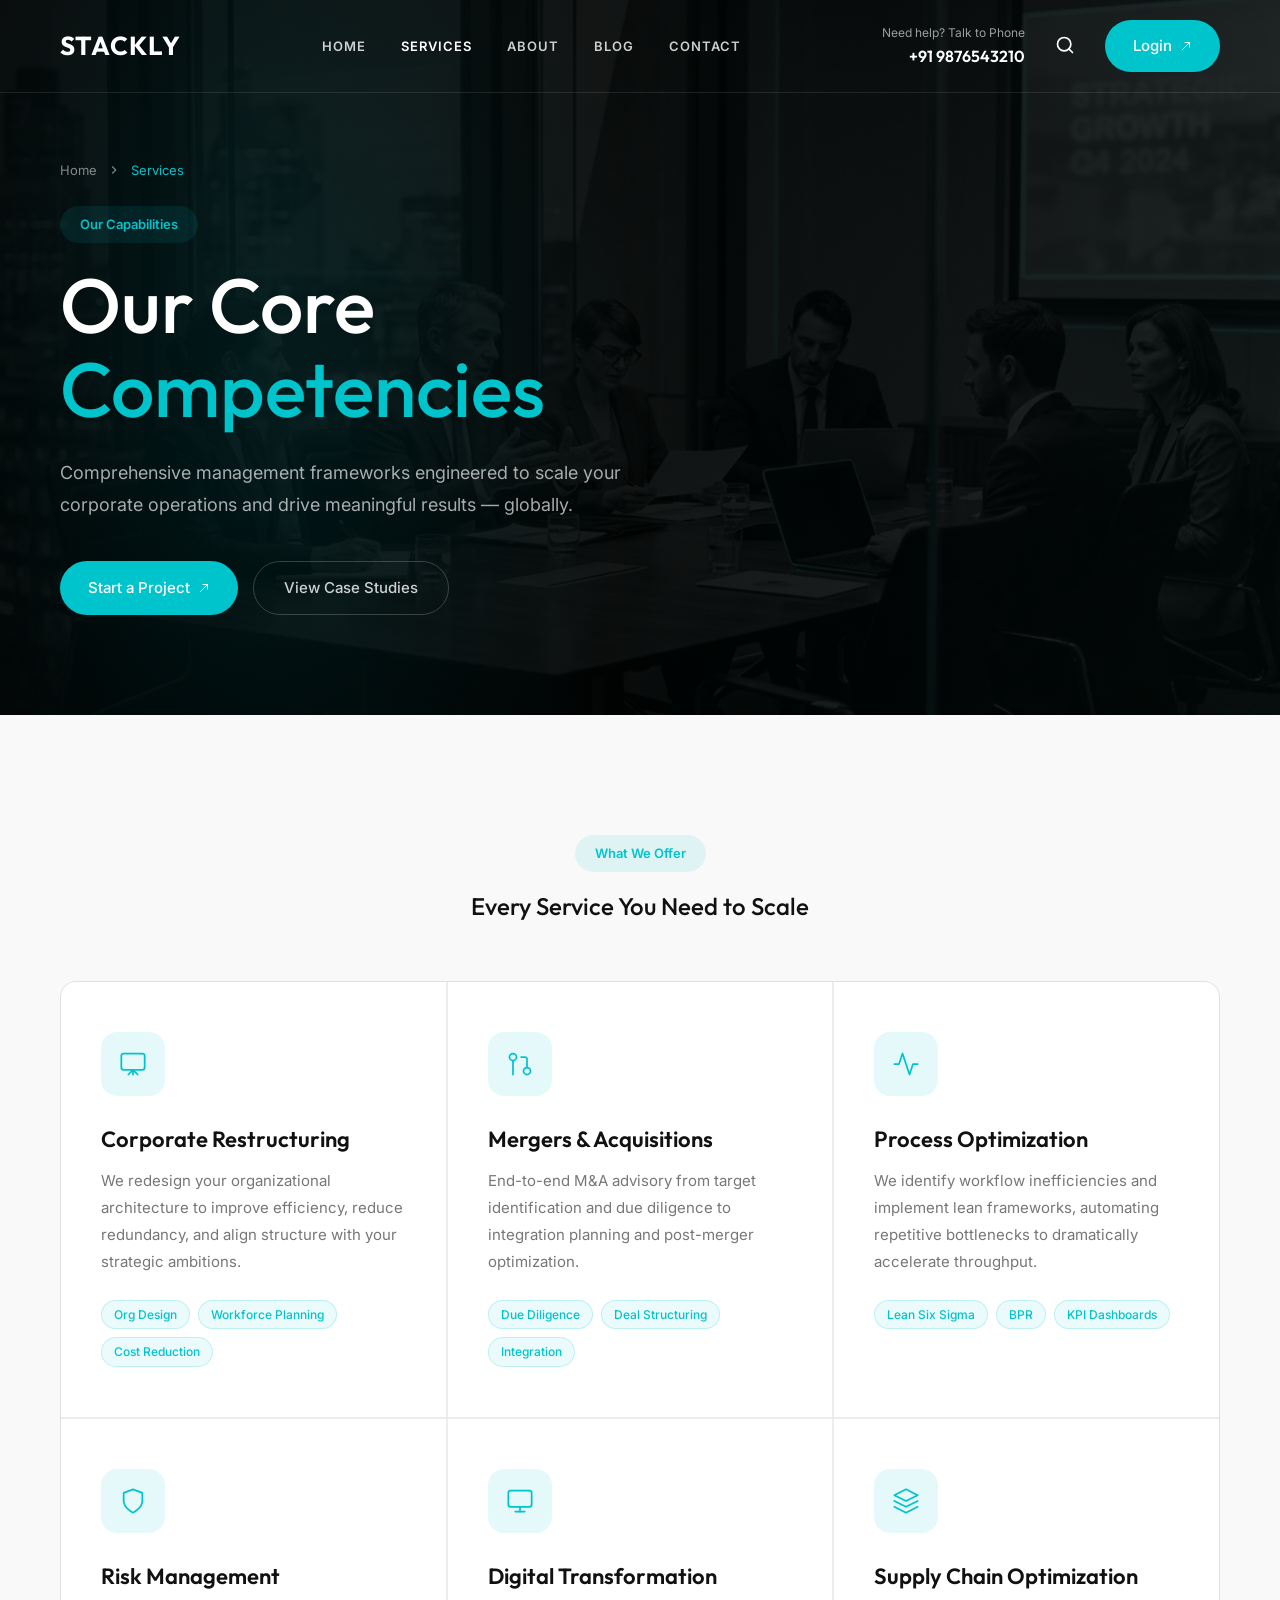
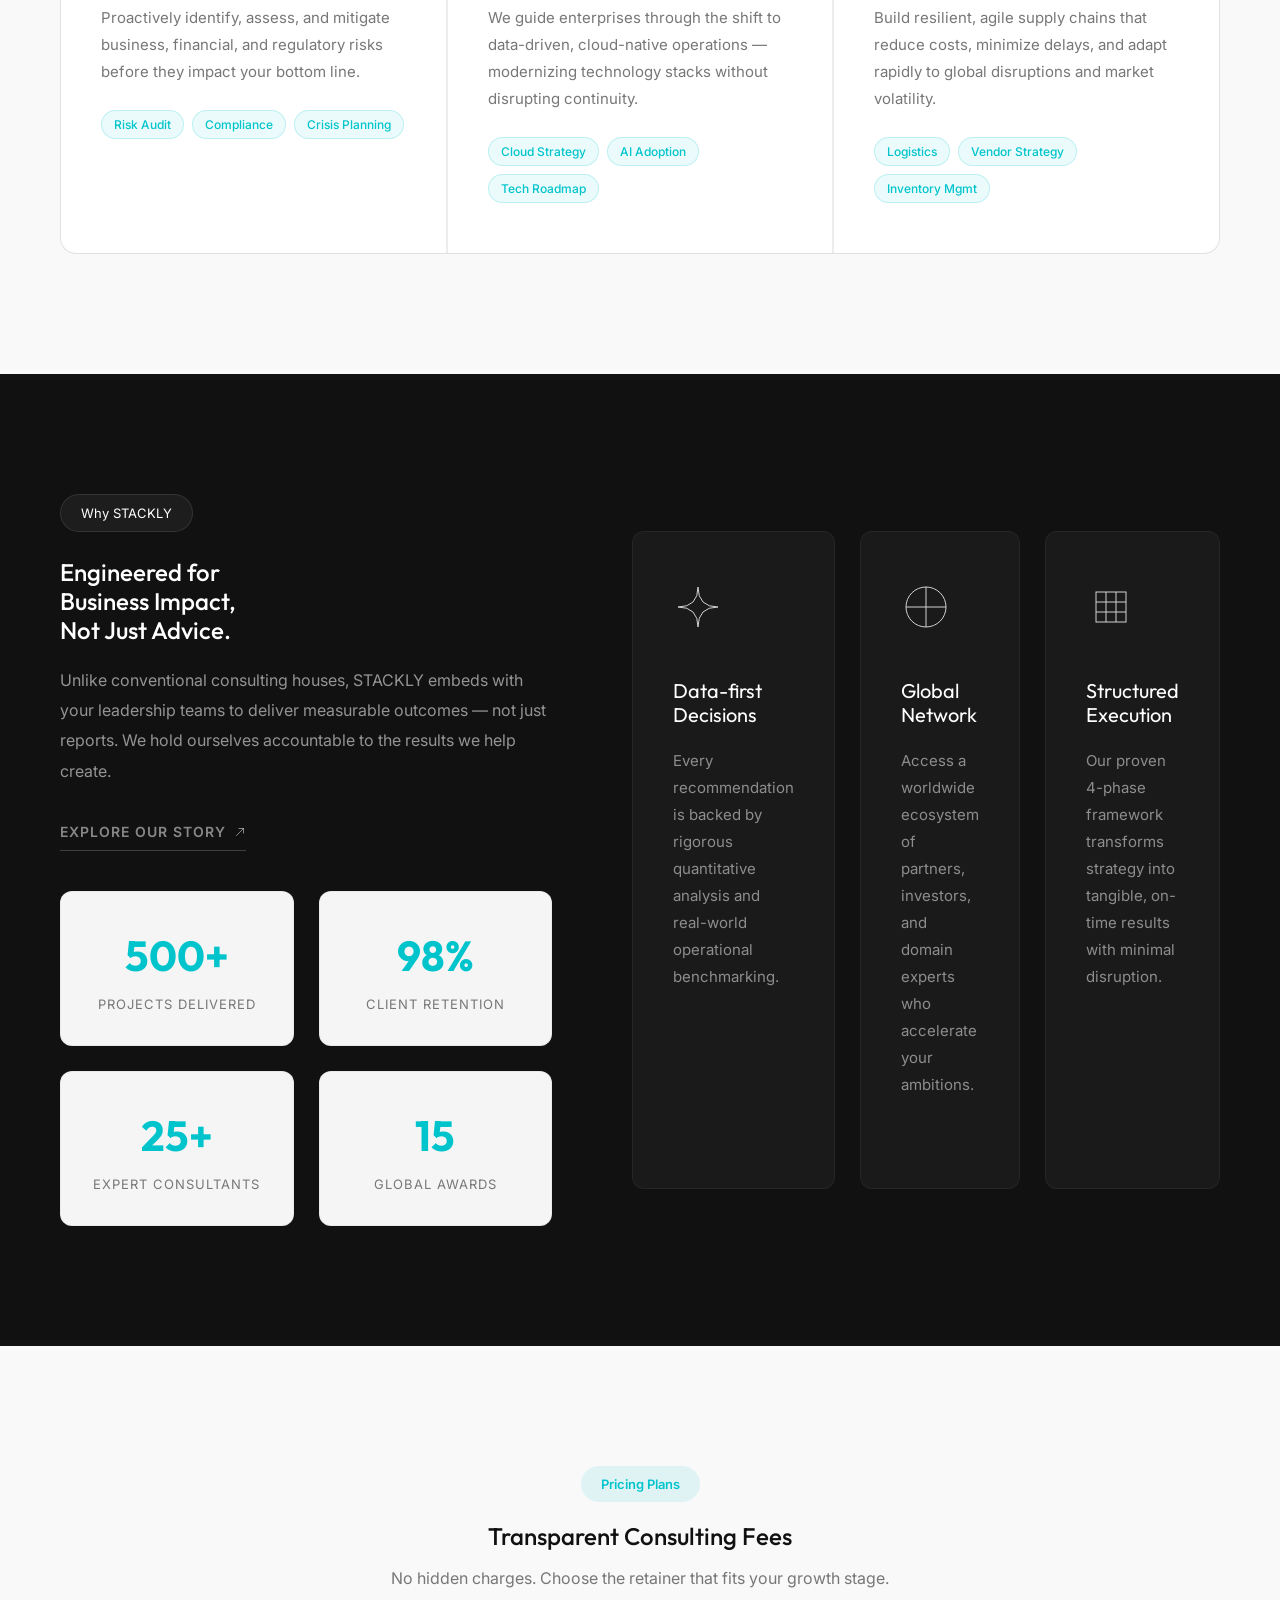
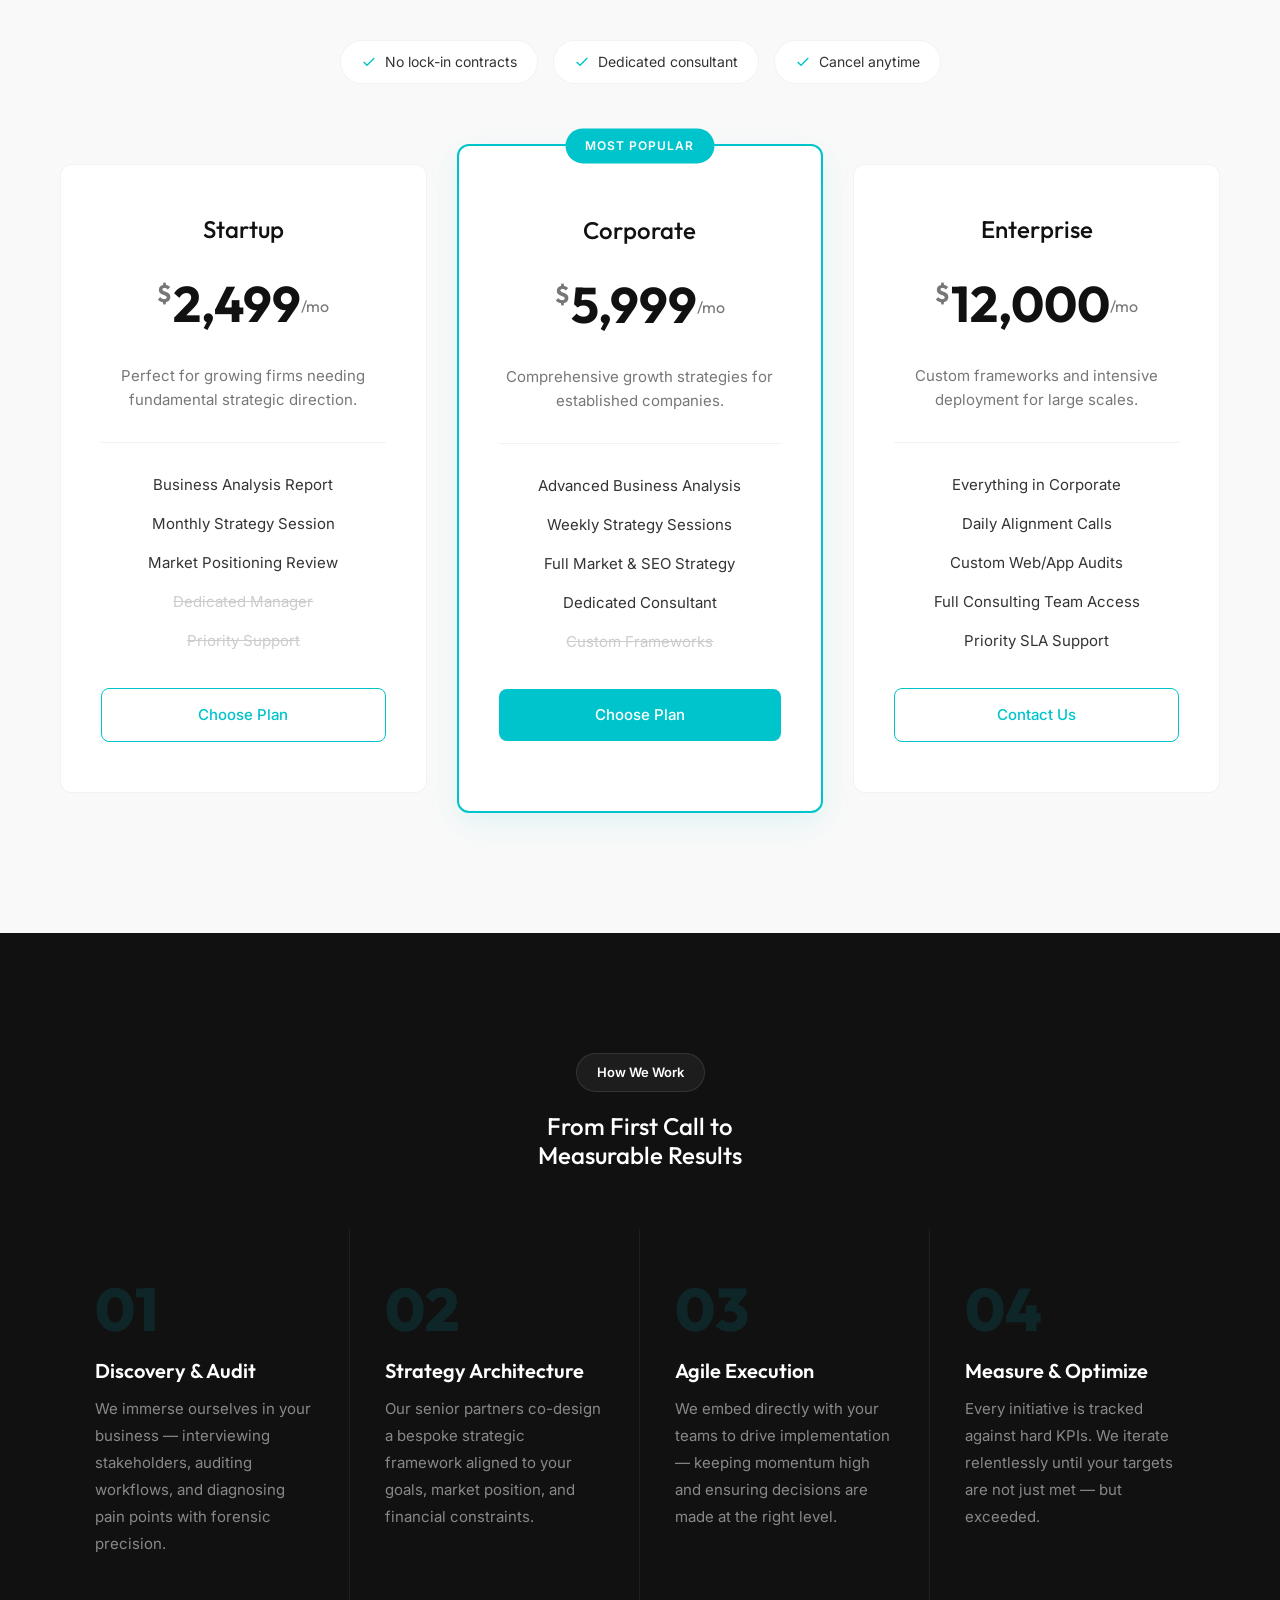
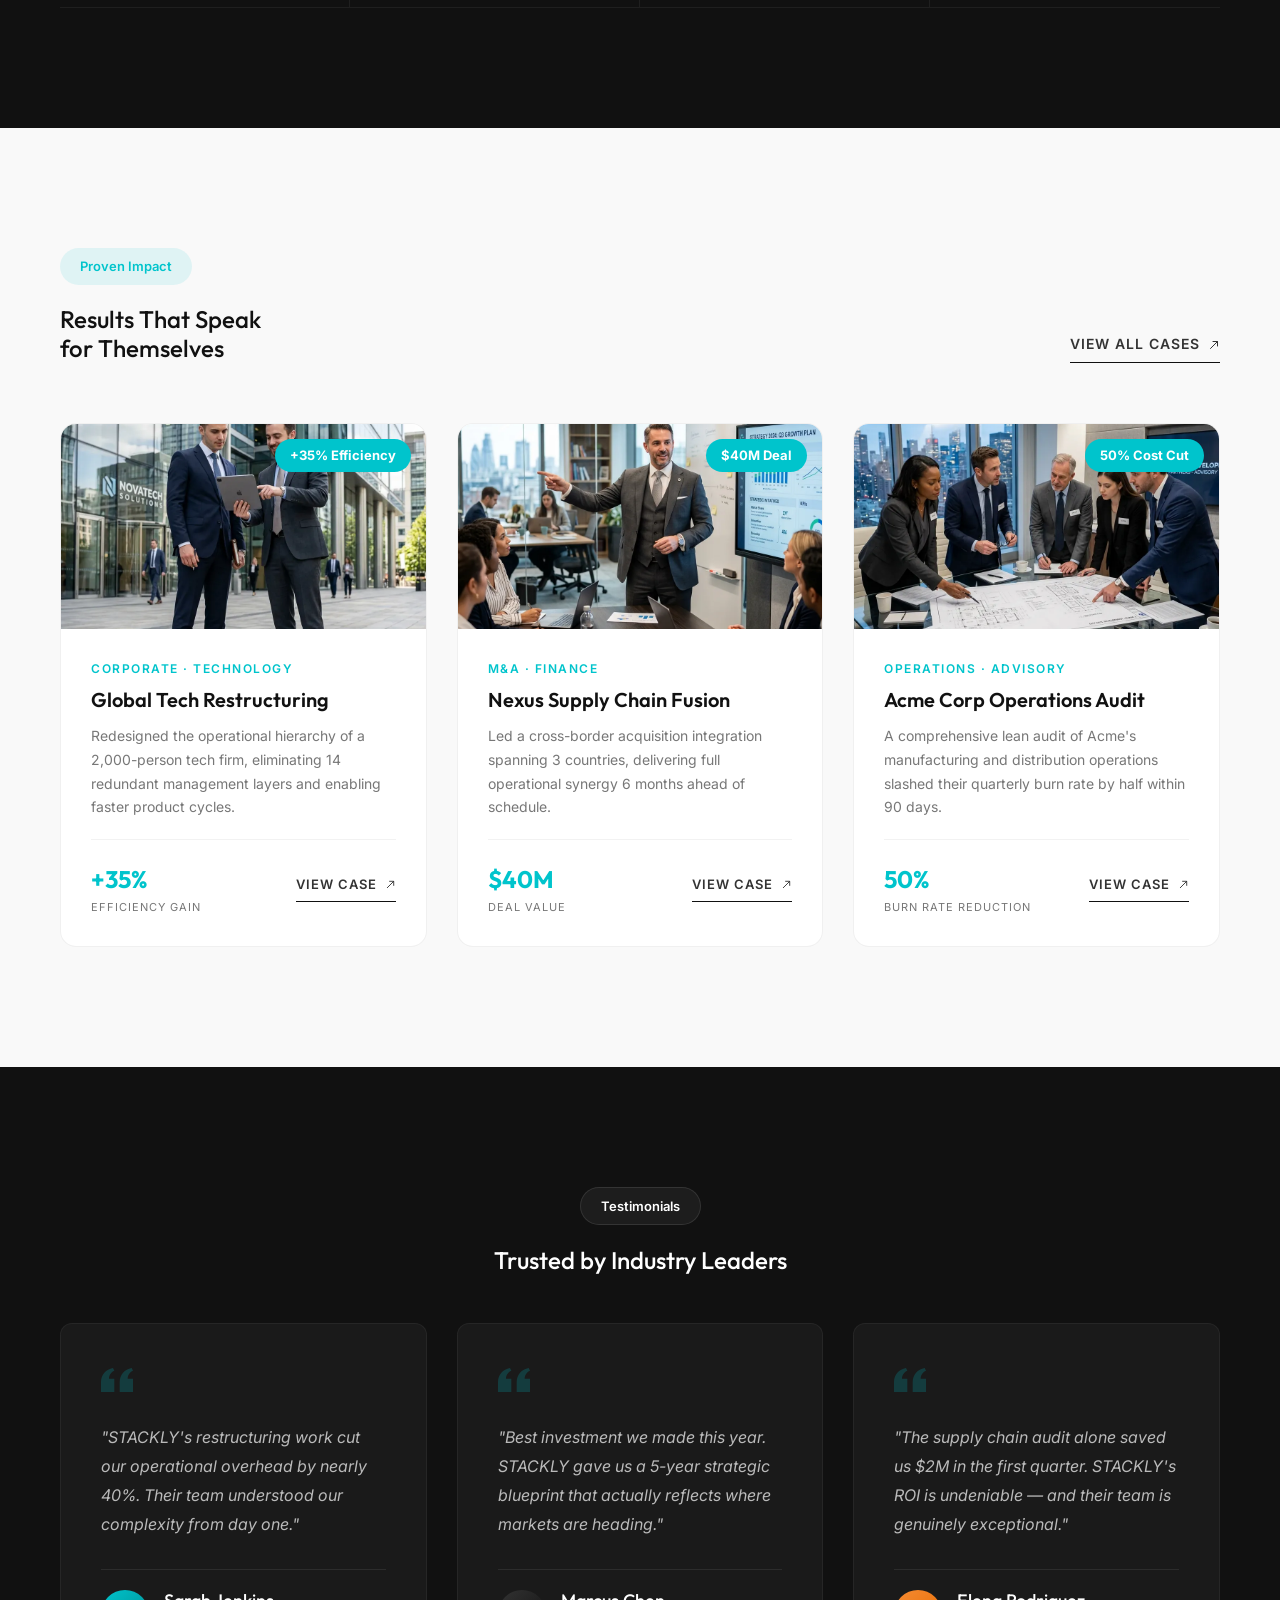
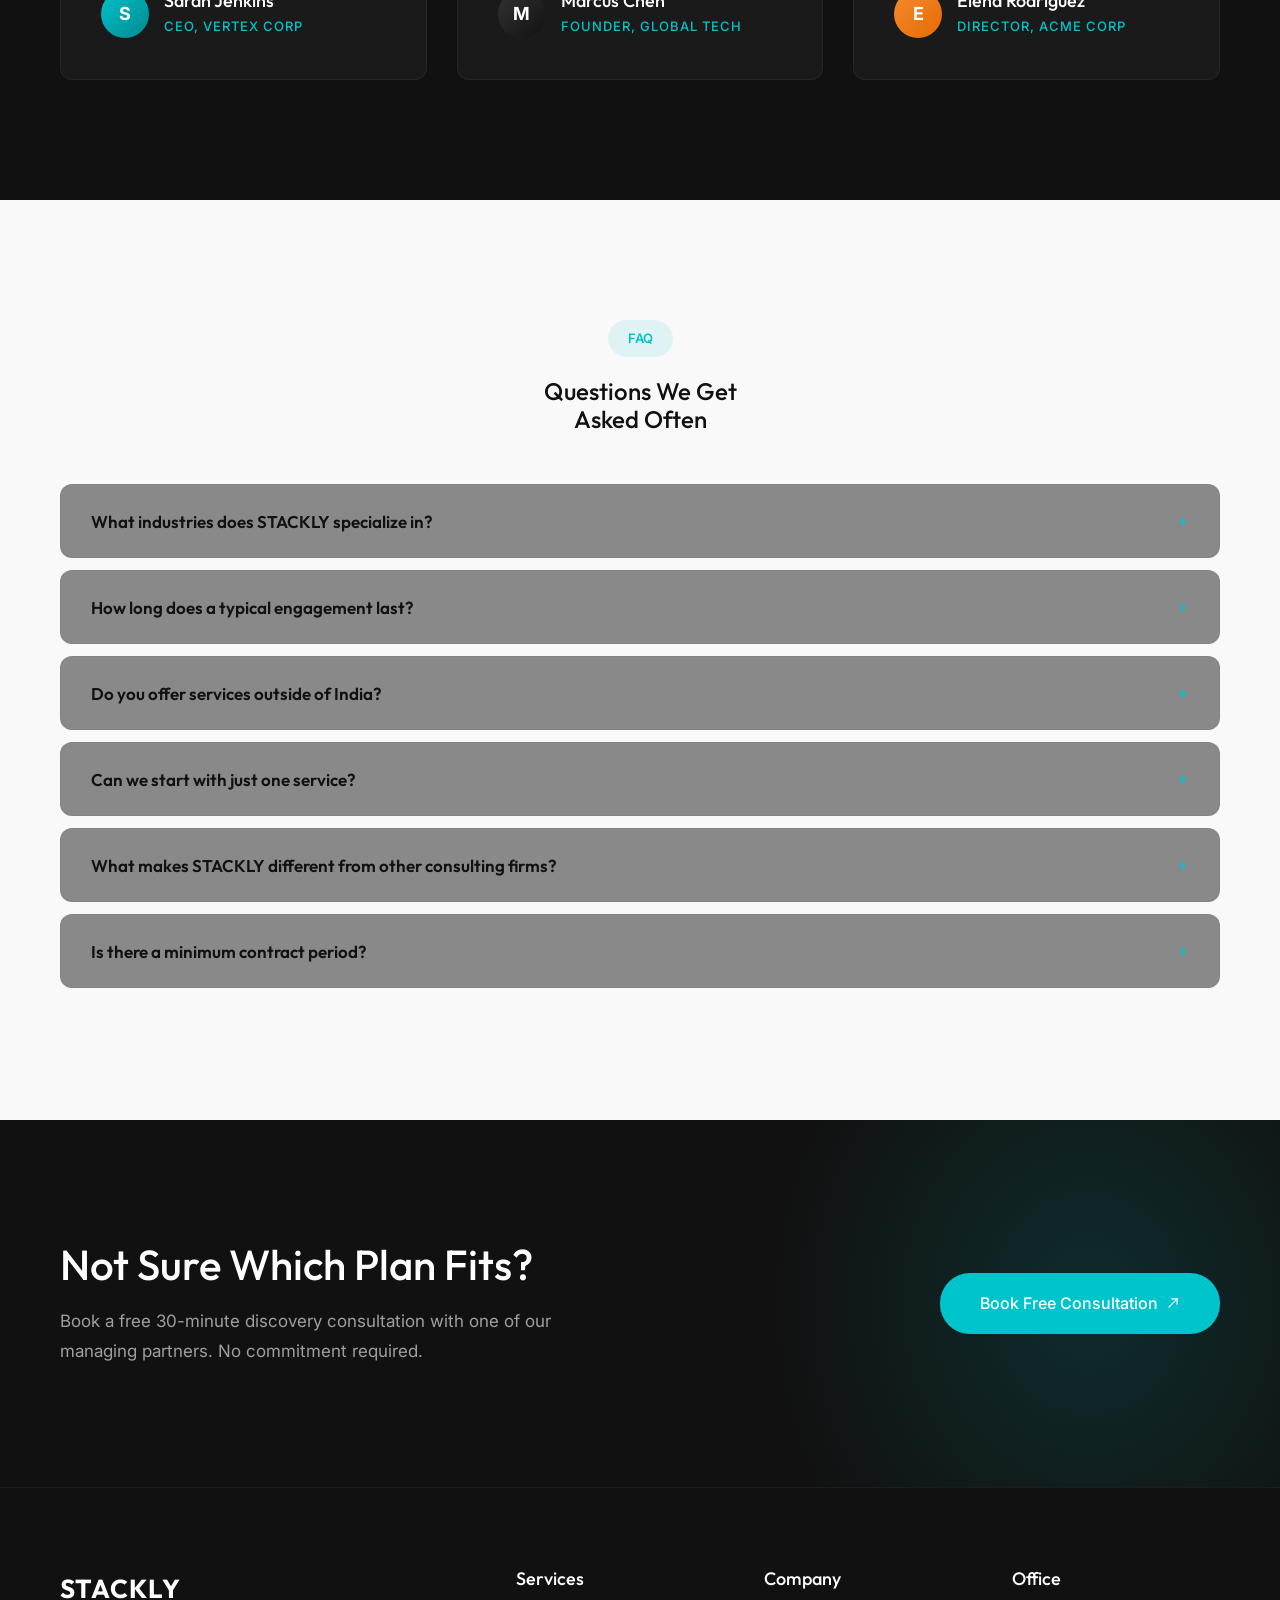
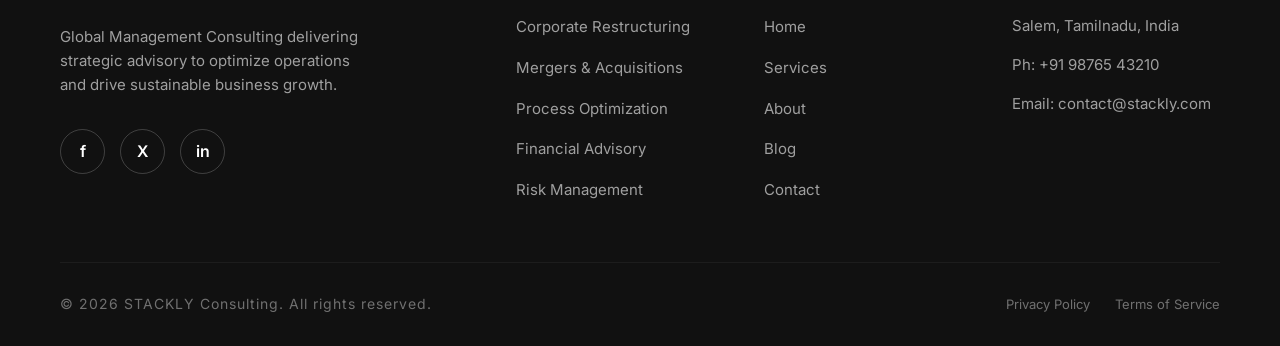
<file: services.html>
<!DOCTYPE html>
<html lang="en">
<head>
    <meta charset="UTF-8">
    <meta name="viewport" content="width=device-width, initial-scale=1.0">
    <title>STACKLY - Our Services | Management Consulting</title>
    <meta name="description" content="Explore STACKLY's full range of consulting services: Corporate Restructuring, M&A Advisory, Digital Transformation, Process Optimization and more.">
    <link rel="preconnect" href="https://fonts.googleapis.com">
    <link rel="preconnect" href="https://fonts.gstatic.com" crossorigin>
    <link href="https://fonts.googleapis.com/css2?family=Inter:wght@300;400;500;600;700&family=Outfit:wght@300;400;500;600;700&display=swap" rel="stylesheet">
    <link rel="stylesheet" href="assets/css/style.css">
    <link href="https://unpkg.com/aos@2.3.1/dist/aos.css" rel="stylesheet">
    <style>
        /* Services Page Specific Styles */
        .inner-hero {
            padding: 160px 0 100px;
            position: relative;
            overflow: hidden;
            min-height: 520px;
            display: flex;
            align-items: center;
        }
        .inner-hero::before {
            content: '';
            position: absolute;
            top: -50%;
            left: -10%;
            width: 60%;
            height: 200%;
            background: radial-gradient(ellipse at center, rgba(0,196,204,0.12) 0%, transparent 70%);
            z-index: 0;
        }
        .inner-hero .container { position: relative; z-index: 2; }
        .breadcrumb { display: flex; align-items: center; gap: 10px; font-size: 13px; color: rgba(255,255,255,0.5); margin-bottom: 25px; }
        .breadcrumb a { color: rgba(255,255,255,0.5); transition: var(--transition); }
        .breadcrumb a:hover { color: var(--primary); }
        .breadcrumb span { color: var(--primary); }
        .inner-hero h1 { font-size: clamp(42px, 6vw, 78px); line-height: 1.1; }

        .services-page-grid {
            display: grid;
            grid-template-columns: 1fr;
            gap: 2px;
            background: rgba(0,0,0,0.05);
            border: 1px solid rgba(0,0,0,0.05);
            border-radius: 16px;
            overflow: hidden;
        }
        @media (min-width: 768px) { .services-page-grid { grid-template-columns: 1fr 1fr; } }
        @media (min-width: 1024px) { .services-page-grid { grid-template-columns: 1fr 1fr 1fr; } }

        .service-detail-card {
            background: var(--white);
            padding: 50px 40px;
            transition: var(--transition);
            position: relative;
            overflow: hidden;
        }
        .service-detail-card::after {
            content: '';
            position: absolute;
            bottom: 0; left: 0;
            width: 100%; height: 3px;
            background: var(--primary);
            transform: scaleX(0);
            transform-origin: left;
            transition: transform 0.4s ease;
        }
        .service-detail-card:hover::after { transform: scaleX(1); }
        .service-detail-card:hover { background: #fafffe; box-shadow: 0 20px 50px rgba(0,196,204,0.08); transform: translateY(-5px); }
        .service-icon-wrap {
            width: 64px; height: 64px;
            border-radius: 16px;
            background: rgba(0,196,204,0.1);
            display: flex; align-items: center; justify-content: center;
            margin-bottom: 30px;
            transition: var(--transition);
        }
        .service-detail-card:hover .service-icon-wrap { background: var(--primary); }
        .service-icon-wrap svg { color: var(--primary); transition: var(--transition); }
        .service-detail-card:hover .service-icon-wrap svg { color: var(--white); }
        .sdc-title { font-size: 22px; font-weight: 600; margin-bottom: 15px; }
        .sdc-desc { font-size: 15px; line-height: 1.8; color: var(--text-muted); margin-bottom: 25px; }
        .sdc-tags { display: flex; flex-wrap: wrap; gap: 8px; }
        .sdc-tag { background: rgba(0,196,204,0.08); color: var(--primary); border: 1px solid rgba(0,196,204,0.2); font-size: 12px; padding: 4px 12px; border-radius: 20px; font-weight: 500; }

        /* Why Choose Section */
        .why-grid {
            display: grid;
            grid-template-columns: 1fr;
            gap: 30px;
            align-items: center;
        }
        @media (min-width: 1024px) { .why-grid { grid-template-columns: 1fr 1fr; gap: 80px; } }
        .stat-row { display: grid; grid-template-columns: 1fr 1fr; gap: 25px; margin-top: 40px; }
        .stat-box { background: var(--gray); border-radius: 12px; padding: 30px; text-align: center; border: 1px solid rgba(0,0,0,0.05); }
        .stat-box .num { font-size: 42px; font-weight: 700; color: var(--primary); font-family: var(--font-heading); }
        .stat-box .lbl { font-size: 13px; color: var(--text-muted); text-transform: uppercase; letter-spacing: 1px; margin-top: 5px; }

        /* Pricing banner */
        .pricing-tag-row { display: flex; flex-wrap: wrap; gap: 15px; justify-content: center; margin-bottom: 60px; }
        .ptag { display: flex; align-items: center; gap: 8px; background: var(--white); border: 1px solid rgba(0,0,0,0.05); border-radius: 30px; padding: 10px 20px; font-size: 14px; color: var(--text-main); }
        .ptag svg { color: var(--primary); }

        /* Process Steps */
        .process-steps { display: grid; grid-template-columns: 1fr; gap: 0; }
        @media (min-width: 768px) { .process-steps { grid-template-columns: repeat(4, 1fr); } }
        .process-step { padding: 50px 35px; border-right: 1px solid rgba(255,255,255,0.06); border-bottom: 1px solid rgba(255,255,255,0.06); position: relative; transition: var(--transition); }
        @media (min-width: 768px) { .process-step:last-child { border-right: none; } }
        .process-step:hover { background: rgba(0,196,204,0.05); }
        .process-num { font-size: 60px; font-weight: 800; color: rgba(0,196,204,0.12); font-family: var(--font-heading); line-height: 1; margin-bottom: 20px; display: block; transition: var(--transition); }
        .process-step:hover .process-num { color: rgba(0,196,204,0.25); }
        .process-step-title { font-size: 20px; color: var(--white); font-weight: 600; margin-bottom: 12px; }
        .process-step-desc { font-size: 15px; color: rgba(255,255,255,0.5); line-height: 1.8; }

        /* Case Studies (Services Page) */
        .srv-case-grid { display: grid; grid-template-columns: 1fr; gap: 30px; }
        @media (min-width: 768px) { .srv-case-grid { grid-template-columns: 1fr 1fr; } }
        @media (min-width: 1024px) { .srv-case-grid { grid-template-columns: 1fr 1fr 1fr; } }
        .srv-case-card { background: var(--white); border-radius: 16px; overflow: hidden; border: 1px solid rgba(0,0,0,0.06); transition: var(--transition); }
        .srv-case-card:hover { transform: translateY(-8px); box-shadow: 0 25px 50px rgba(0,196,204,0.1); border-color: rgba(0,196,204,0.25); }
        .srv-case-img { aspect-ratio: 16/9; overflow: hidden; position: relative; }
        .srv-case-img img { width: 100%; height: 100%; object-fit: cover; transition: transform 0.6s ease; }
        .srv-case-card:hover .srv-case-img img { transform: scale(1.08); }
        .srv-impact-badge { position: absolute; top: 15px; right: 15px; background: var(--primary); color: var(--white); font-size: 13px; font-weight: 700; padding: 6px 15px; border-radius: 20px; }
        .srv-case-body { padding: 30px; }
        .srv-case-cat { font-size: 12px; color: var(--primary); text-transform: uppercase; letter-spacing: 1.5px; font-weight: 600; margin-bottom: 10px; display: block; }
        .srv-case-title { font-size: 20px; font-weight: 600; margin-bottom: 12px; }
        .srv-case-desc { font-size: 14px; color: var(--text-muted); line-height: 1.7; margin-bottom: 20px; }
        .srv-case-footer { display: flex; align-items: center; justify-content: space-between; padding-top: 20px; border-top: 1px solid rgba(0,0,0,0.05); }
        .srv-case-metric { display: flex; flex-direction: column; }
        .srv-metric-val { font-size: 24px; font-weight: 700; color: var(--primary); font-family: var(--font-heading); }
        .srv-metric-lbl { font-size: 11px; color: var(--text-muted); text-transform: uppercase; letter-spacing: 1px; }

        /* Services FAQ */
        .srv-faq-grid { margin-top: 50px; }
        .faq-item { 
            background: rgba(0,0,0,0.45);
            border: 1px solid rgba(0,0,0,0.05);
            border-radius: 12px;
            margin-bottom: 12px;
            overflow: hidden;
            transition: var(--transition);
        }
        .faq-item:hover {
            background: rgba(0,0,0,0.08);
            border-color: var(--primary);
        }
        .faq-question {
            width: 100%;
            padding: 22px 30px;
            background: none;
            border: none;
            display: flex;
            justify-content: space-between;
            align-items: center;
            color: var(--dark);
            font-size: 17px;
            font-weight: 600;
            cursor: pointer;
            text-align: left;
            transition: var(--transition);
        }
        .faq-question span {
            font-size: 22px;
            color: var(--primary);
            transition: transform 0.3s ease;
        }
        .faq-answer {
            max-height: 0;
            overflow: hidden;
            transition: max-height 0.4s ease, padding 0.4s ease;
            padding: 0 30px;
        }
        .faq-item.active .faq-answer {
            max-height: 200px;
            padding-bottom: 25px;
        }
        .faq-item.active .faq-question span {
            transform: rotate(45deg);
        }
    </style>
</head>
<body>
    <!-- Cinematic Premium Preloader -->
    <div id="preloader" class="preloader">
        <div class="preloader-panel panel-top"></div>
        <div class="preloader-panel panel-bottom"></div>
        <div class="preloader-content">
            <div class="loader-text-reveal">
                <span style="--index: 0">S</span>
                <span style="--index: 1">T</span>
                <span style="--index: 2">A</span>
                <span style="--index: 3">C</span>
                <span style="--index: 4">K</span>
                <span style="--index: 5">L</span>
                <span style="--index: 6">Y</span>
            </div>
            <div class="loader-line"></div>
        </div>
    </div>
    <div class="cursor"></div>

    <header class="header">
        <div class="container header-container">
            <a href="index.html" class="logo">STACKLY</a>
            <nav class="nav">
                <ul>
                    <li><a href="index.html">Home</a></li>
                    <li><a href="services.html" class="active">Services</a></li>
                    <li><a href="about.html">About</a></li>
                    <li><a href="blog.html">Blog</a></li>
                    <li><a href="contact.html">Contact</a></li>
                </ul>
            </nav>
            <div class="header-right">
                <div class="contact-info desktop-only">
                    <span class="label">Need help? Talk to Phone</span>
                    <a href="tel:9876543210" class="phone">+91 9876543210</a>
                </div>
                <button class="icon-btn" aria-label="Search">
                    <svg viewBox="0 0 24 24" width="20" height="20" stroke="currentColor" stroke-width="2" fill="none" stroke-linecap="round" stroke-linejoin="round"><circle cx="11" cy="11" r="8"></circle><line x1="21" y1="21" x2="16.65" y2="16.65"></line></svg>
                </button>
                <a href="login.html" class="btn btn-primary btn-icon desktop-only">Login<svg width="12" height="12" viewBox="0 0 24 24" fill="none" stroke="currentColor" stroke-width="2" stroke-linecap="round" stroke-linejoin="round"><line x1="5" y1="19" x2="19" y2="5"></line><polyline points="10 5 19 5 19 14"></polyline></svg></a>
                <button class="menu-toggle mobile-only" aria-label="Menu">
                    <svg viewBox="0 0 24 24" width="24" height="24" stroke="currentColor" stroke-width="2" stroke-linecap="round"><line x1="3" y1="12" x2="21" y2="12"></line><line x1="3" y1="6" x2="21" y2="6"></line><line x1="3" y1="18" x2="21" y2="18"></line></svg>
                </button>
            </div>
        </div>
        <div class="mobile-nav">
            <ul>
                <li><a href="index.html">Home</a></li>
                <li><a href="services.html" class="active">Services</a></li>
                <li><a href="about.html">About</a></li>
                <li><a href="blog.html">Blog</a></li>
                <li><a href="contact.html">Contact</a></li>
                <li><a href="login.html">Login</a></li>
            </ul>
            <div class="mobile-contact mt-8">
                <p class="text-white mb-2">Need help? Talk to Phone</p>
                <a href="tel:9876543210" class="phone" style="color:#00c4cc">+91 9876543210</a>
            </div>
        </div>
    </header>

    <main>
        <!-- Inner Hero -->
        <section class="inner-hero">
            <div class="hero-bg" style="background-image: url('assets/images/hero_bg.webp'); filter: brightness(0.3);"></div>
            <div class="hero-overlay" style="background: linear-gradient(to right, rgba(0,0,0,0.85) 0%, rgba(0,10,10,0.55) 100%);"></div>
            <div class="container">
                <div class="breadcrumb" data-aos="fade-up">
                    <a href="index.html">Home</a>
                    <svg width="14" height="14" viewBox="0 0 24 24" fill="none" stroke="currentColor" stroke-width="2"><polyline points="9 18 15 12 9 6"></polyline></svg>
                    <span>Services</span>
                </div>
                <div style="max-width: 750px;">
                    <span class="tag" style="display:inline-block; padding:8px 20px; background:rgba(0,196,204,0.1); border-radius:30px; color:var(--primary); font-size:13px; margin-bottom:20px; font-weight:600;" data-aos="fade-up" data-aos-delay="50">Our Capabilities</span>
                    <h1 class="text-white" data-aos="fade-up" data-aos-delay="100">Our Core<br><span style="color:var(--primary);">Competencies</span></h1>
                    <p style="font-size:18px; color:rgba(255,255,255,0.65); margin-top:25px; line-height:1.8; max-width:580px;" data-aos="fade-up" data-aos-delay="200">Comprehensive management frameworks engineered to scale your corporate operations and drive meaningful results — globally.</p>
                    <div style="display:flex; flex-wrap:wrap; gap:15px; margin-top:40px;" data-aos="fade-up" data-aos-delay="300">
                        <a href="404.html" class="btn btn-primary btn-icon">Start a Project <svg width="12" height="12" viewBox="0 0 24 24" fill="none" stroke="currentColor" stroke-width="2" stroke-linecap="round" stroke-linejoin="round"><line x1="5" y1="19" x2="19" y2="5"></line><polyline points="10 5 19 5 19 14"></polyline></svg></a>
                        <a href="404.html" class="btn" style="border:1px solid rgba(255,255,255,0.2); color:rgba(255,255,255,0.8); background:transparent; padding:14px 30px; border-radius:30px; font-weight:500; transition:var(--transition);">View Case Studies</a>
                    </div>
                </div>
            </div>
        </section>

        <!-- Services Grid -->
        <section class="section-padding" style="background: var(--lighter, #f9f9f9);">
            <div class="container">
                <div class="text-center mb-12" style="max-width:600px; margin:0 auto 60px;">
                    <span class="tag" style="display:inline-block; padding:8px 20px; background:rgba(0,196,204,0.1); border-radius:30px; color:var(--primary); font-size:13px; margin-bottom:20px; font-weight:600;" data-aos="fade-up">What We Offer</span>
                    <h2 class="section-title" data-aos="fade-up" data-aos-delay="100">Every Service You Need to Scale</h2>
                </div>
                <div class="services-page-grid">

                    <div class="service-detail-card" data-aos="fade-up" data-aos-delay="0">
                        <div class="service-icon-wrap">
                            <svg width="28" height="28" viewBox="0 0 24 24" fill="none" stroke="currentColor" stroke-width="1.5" stroke-linecap="round" stroke-linejoin="round"><rect x="2" y="3" width="20" height="14" rx="2"/><polyline points="8 21 12 17 16 21"/><line x1="12" y1="17" x2="12" y2="21"/></svg>
                        </div>
                        <h3 class="sdc-title">Corporate Restructuring</h3>
                        <p class="sdc-desc">We redesign your organizational architecture to improve efficiency, reduce redundancy, and align structure with your strategic ambitions.</p>
                        <div class="sdc-tags">
                            <span class="sdc-tag">Org Design</span>
                            <span class="sdc-tag">Workforce Planning</span>
                            <span class="sdc-tag">Cost Reduction</span>
                        </div>
                    </div>

                    <div class="service-detail-card" data-aos="fade-up" data-aos-delay="50">
                        <div class="service-icon-wrap">
                            <svg width="28" height="28" viewBox="0 0 24 24" fill="none" stroke="currentColor" stroke-width="1.5" stroke-linecap="round" stroke-linejoin="round"><circle cx="18" cy="18" r="3"/><circle cx="6" cy="6" r="3"/><path d="M13 6h3a2 2 0 0 1 2 2v7"/><line x1="6" y1="9" x2="6" y2="21"/></svg>
                        </div>
                        <h3 class="sdc-title">Mergers &amp; Acquisitions</h3>
                        <p class="sdc-desc">End-to-end M&amp;A advisory from target identification and due diligence to integration planning and post-merger optimization.</p>
                        <div class="sdc-tags">
                            <span class="sdc-tag">Due Diligence</span>
                            <span class="sdc-tag">Deal Structuring</span>
                            <span class="sdc-tag">Integration</span>
                        </div>
                    </div>

                    <div class="service-detail-card" data-aos="fade-up" data-aos-delay="100">
                        <div class="service-icon-wrap">
                            <svg width="28" height="28" viewBox="0 0 24 24" fill="none" stroke="currentColor" stroke-width="1.5" stroke-linecap="round" stroke-linejoin="round"><polyline points="22 12 18 12 15 21 9 3 6 12 2 12"/></svg>
                        </div>
                        <h3 class="sdc-title">Process Optimization</h3>
                        <p class="sdc-desc">We identify workflow inefficiencies and implement lean frameworks, automating repetitive bottlenecks to dramatically accelerate throughput.</p>
                        <div class="sdc-tags">
                            <span class="sdc-tag">Lean Six Sigma</span>
                            <span class="sdc-tag">BPR</span>
                            <span class="sdc-tag">KPI Dashboards</span>
                        </div>
                    </div>

                    <div class="service-detail-card" data-aos="fade-up" data-aos-delay="150">
                        <div class="service-icon-wrap">
                            <svg width="28" height="28" viewBox="0 0 24 24" fill="none" stroke="currentColor" stroke-width="1.5" stroke-linecap="round" stroke-linejoin="round"><path d="M12 22s8-4 8-10V5l-8-3-8 3v7c0 6 8 10 8 10z"/></svg>
                        </div>
                        <h3 class="sdc-title">Risk Management</h3>
                        <p class="sdc-desc">Proactively identify, assess, and mitigate business, financial, and regulatory risks before they impact your bottom line.</p>
                        <div class="sdc-tags">
                            <span class="sdc-tag">Risk Audit</span>
                            <span class="sdc-tag">Compliance</span>
                            <span class="sdc-tag">Crisis Planning</span>
                        </div>
                    </div>

                    <div class="service-detail-card" data-aos="fade-up" data-aos-delay="200">
                        <div class="service-icon-wrap">
                            <svg width="28" height="28" viewBox="0 0 24 24" fill="none" stroke="currentColor" stroke-width="1.5" stroke-linecap="round" stroke-linejoin="round"><rect x="2" y="3" width="20" height="14" rx="2" ry="2"/><line x1="8" y1="21" x2="16" y2="21"/><line x1="12" y1="17" x2="12" y2="21"/></svg>
                        </div>
                        <h3 class="sdc-title">Digital Transformation</h3>
                        <p class="sdc-desc">We guide enterprises through the shift to data-driven, cloud-native operations — modernizing technology stacks without disrupting continuity.</p>
                        <div class="sdc-tags">
                            <span class="sdc-tag">Cloud Strategy</span>
                            <span class="sdc-tag">AI Adoption</span>
                            <span class="sdc-tag">Tech Roadmap</span>
                        </div>
                    </div>

                    <div class="service-detail-card" data-aos="fade-up" data-aos-delay="250">
                        <div class="service-icon-wrap">
                            <svg width="28" height="28" viewBox="0 0 24 24" fill="none" stroke="currentColor" stroke-width="1.5" stroke-linecap="round" stroke-linejoin="round"><path d="M12 2L2 7l10 5 10-5-10-5z"/><path d="M2 17l10 5 10-5"/><path d="M2 12l10 5 10-5"/></svg>
                        </div>
                        <h3 class="sdc-title">Supply Chain Optimization</h3>
                        <p class="sdc-desc">Build resilient, agile supply chains that reduce costs, minimize delays, and adapt rapidly to global disruptions and market volatility.</p>
                        <div class="sdc-tags">
                            <span class="sdc-tag">Logistics</span>
                            <span class="sdc-tag">Vendor Strategy</span>
                            <span class="sdc-tag">Inventory Mgmt</span>
                        </div>
                    </div>

                </div>
            </div>
        </section>

        <!-- Why Choose Us -->
        <section class="section-padding bg-dark">
            <div class="container">
                <div class="why-grid">
                    <div data-aos="fade-right">
                        <span class="tag" style="display:inline-block; padding:8px 20px; background:rgba(255,255,255,0.05); border:1px solid rgba(255,255,255,0.1); border-radius:30px; color:var(--white); font-size:13px; margin-bottom:25px;">Why STACKLY</span>
                        <h2 class="section-title text-white">Engineered for<br>Business Impact,<br>Not Just Advice.</h2>
                        <p style="color:rgba(255,255,255,0.55); font-size:16px; line-height:1.9; margin-top:20px;">Unlike conventional consulting houses, STACKLY embeds with your leadership teams to deliver measurable outcomes — not just reports. We hold ourselves accountable to the results we help create.</p>
                        <a href="404.html" class="read-more dark-mode" style="margin-top:35px;">Explore Our Story <svg width="12" height="12" viewBox="0 0 24 24" fill="none" stroke="currentColor" stroke-width="2" stroke-linecap="round" stroke-linejoin="round"><line x1="5" y1="19" x2="19" y2="5"></line><polyline points="10 5 19 5 19 14"></polyline></svg></a>
                        <div class="stat-row">
                            <div class="stat-box" data-aos="fade-up" data-aos-delay="100">
                                <div class="num">500+</div>
                                <div class="lbl">Projects Delivered</div>
                            </div>
                            <div class="stat-box" data-aos="fade-up" data-aos-delay="200">
                                <div class="num">98%</div>
                                <div class="lbl">Client Retention</div>
                            </div>
                            <div class="stat-box" data-aos="fade-up" data-aos-delay="300">
                                <div class="num">25+</div>
                                <div class="lbl">Expert Consultants</div>
                            </div>
                            <div class="stat-box" data-aos="fade-up" data-aos-delay="400">
                                <div class="num">15</div>
                                <div class="lbl">Global Awards</div>
                            </div>
                        </div>
                    </div>
                    <div data-aos="fade-left" data-aos-delay="100">
                        <div class="features-grid">
                            <div class="feature-card" style="height:auto;">
                                <div class="feature-icon">
                                    <svg viewBox="0 0 100 100" width="50" height="50" fill="none" stroke="currentColor" stroke-width="2"><path d="M50 10 Q50 50 10 50 Q50 50 50 90 Q50 50 90 50 Q50 50 50 10 Z"/></svg>
                                </div>
                                <h3 class="feature-title text-white" style="font-size:20px;">Data-first Decisions</h3>
                                <p class="feature-desc">Every recommendation is backed by rigorous quantitative analysis and real-world operational benchmarking.</p>
                            </div>
                            <div class="feature-card" style="height:auto;">
                                <div class="feature-icon">
                                    <svg viewBox="0 0 100 100" width="50" height="50" fill="none" stroke="currentColor" stroke-width="2"><circle cx="50" cy="50" r="40"/><path d="M50 10 L50 90 M10 50 L90 50"/></svg>
                                </div>
                                <h3 class="feature-title text-white" style="font-size:20px;">Global Network</h3>
                                <p class="feature-desc">Access a worldwide ecosystem of partners, investors, and domain experts who accelerate your ambitions.</p>
                            </div>
                            <div class="feature-card" style="height:auto;">
                                <div class="feature-icon">
                                    <svg viewBox="0 0 100 100" width="50" height="50" fill="none" stroke="currentColor" stroke-width="2"><rect x="20" y="20" width="60" height="60"/><path d="M40 20 L40 80 M60 20 L60 80 M20 40 L80 40 M20 60 L80 60"/></svg>
                                </div>
                                <h3 class="feature-title text-white" style="font-size:20px;">Structured Execution</h3>
                                <p class="feature-desc">Our proven 4-phase framework transforms strategy into tangible, on-time results with minimal disruption.</p>
                            </div>
                        </div>
                    </div>
                </div>
            </div>
        </section>

        <!-- Pricing -->
        <section class="pricing section-padding" style="background: #f9f9f9;">
            <div class="container">
                <div class="text-center mb-12">
                    <span class="tag" style="display:inline-block; padding:8px 20px; background:rgba(0,196,204,0.1); border-radius:30px; color:var(--primary); font-size:13px; margin-bottom:20px; font-weight:600;" data-aos="fade-up">Pricing Plans</span>
                    <h2 class="section-title" data-aos="fade-up" data-aos-delay="100">Transparent Consulting Fees</h2>
                    <p style="color:var(--text-muted); margin-top:15px; font-size:16px;" data-aos="fade-up" data-aos-delay="150">No hidden charges. Choose the retainer that fits your growth stage.</p>
                </div>
                <div class="pricing-tag-row" data-aos="fade-up">
                    <div class="ptag"><svg width="16" height="16" viewBox="0 0 24 24" fill="none" stroke="currentColor" stroke-width="2"><polyline points="20 6 9 17 4 12"></polyline></svg> No lock-in contracts</div>
                    <div class="ptag"><svg width="16" height="16" viewBox="0 0 24 24" fill="none" stroke="currentColor" stroke-width="2"><polyline points="20 6 9 17 4 12"></polyline></svg> Dedicated consultant</div>
                    <div class="ptag"><svg width="16" height="16" viewBox="0 0 24 24" fill="none" stroke="currentColor" stroke-width="2"><polyline points="20 6 9 17 4 12"></polyline></svg> Cancel anytime</div>
                </div>
                <div class="pricing-grid">
                    <div class="price-card" data-aos="fade-up" data-aos-delay="0">
                        <h3 class="price-title">Startup</h3>
                        <div class="price-amount"><span>$</span>2,499<span>/mo</span></div>
                        <p class="price-desc">Perfect for growing firms needing fundamental strategic direction.</p>
                        <ul class="price-features">
                            <li>Business Analysis Report</li>
                            <li>Monthly Strategy Session</li>
                            <li>Market Positioning Review</li>
                            <li class="disabled">Dedicated Manager</li>
                            <li class="disabled">Priority Support</li>
                        </ul>
                        <a href="404.html" class="btn btn-outline">Choose Plan</a>
                    </div>
                    <div class="price-card popular" data-aos="fade-up" data-aos-delay="100">
                        <div class="popular-badge">Most Popular</div>
                        <h3 class="price-title">Corporate</h3>
                        <div class="price-amount"><span>$</span>5,999<span>/mo</span></div>
                        <p class="price-desc">Comprehensive growth strategies for established companies.</p>
                        <ul class="price-features">
                            <li>Advanced Business Analysis</li>
                            <li>Weekly Strategy Sessions</li>
                            <li>Full Market &amp; SEO Strategy</li>
                            <li>Dedicated Consultant</li>
                            <li class="disabled">Custom Frameworks</li>
                        </ul>
                        <a href="404.html" class="btn btn-primary">Choose Plan</a>
                    </div>
                    <div class="price-card" data-aos="fade-up" data-aos-delay="200">
                        <h3 class="price-title">Enterprise</h3>
                        <div class="price-amount"><span>$</span>12,000<span>/mo</span></div>
                        <p class="price-desc">Custom frameworks and intensive deployment for large scales.</p>
                        <ul class="price-features">
                            <li>Everything in Corporate</li>
                            <li>Daily Alignment Calls</li>
                            <li>Custom Web/App Audits</li>
                            <li>Full Consulting Team Access</li>
                            <li>Priority SLA Support</li>
                        </ul>
                        <a href="404.html" class="btn btn-outline">Contact Us</a>
                    </div>
                </div>
            </div>
        </section>

        <!-- Process Section -->
        <section class="section-padding bg-dark">
            <div class="container">
                <div class="text-center mb-12" style="max-width:600px; margin:0 auto 60px;">
                    <span class="tag" style="display:inline-block; padding:8px 20px; background:rgba(255,255,255,0.05); border:1px solid rgba(255,255,255,0.1); border-radius:30px; color:var(--white); font-size:13px; margin-bottom:20px; font-weight:600;" data-aos="fade-up">How We Work</span>
                    <h2 class="section-title text-white" data-aos="fade-up" data-aos-delay="100">From First Call to<br>Measurable Results</h2>
                </div>
                <div class="process-steps" data-aos="fade-up" data-aos-delay="150">
                    <div class="process-step">
                        <span class="process-num">01</span>
                        <h3 class="process-step-title">Discovery & Audit</h3>
                        <p class="process-step-desc">We immerse ourselves in your business — interviewing stakeholders, auditing workflows, and diagnosing pain points with forensic precision.</p>
                    </div>
                    <div class="process-step">
                        <span class="process-num">02</span>
                        <h3 class="process-step-title">Strategy Architecture</h3>
                        <p class="process-step-desc">Our senior partners co-design a bespoke strategic framework aligned to your goals, market position, and financial constraints.</p>
                    </div>
                    <div class="process-step">
                        <span class="process-num">03</span>
                        <h3 class="process-step-title">Agile Execution</h3>
                        <p class="process-step-desc">We embed directly with your teams to drive implementation — keeping momentum high and ensuring decisions are made at the right level.</p>
                    </div>
                    <div class="process-step">
                        <span class="process-num">04</span>
                        <h3 class="process-step-title">Measure & Optimize</h3>
                        <p class="process-step-desc">Every initiative is tracked against hard KPIs. We iterate relentlessly until your targets are not just met — but exceeded.</p>
                    </div>
                </div>
            </div>
        </section>

        <!-- Case Studies -->
        <section class="section-padding" style="background: #f9f9f9;">
            <div class="container">
                <div style="display:flex; flex-wrap:wrap; align-items:flex-end; justify-content:space-between; gap:20px; margin-bottom:60px;">
                    <div>
                        <span class="tag" style="display:inline-block; padding:8px 20px; background:rgba(0,196,204,0.1); border-radius:30px; color:var(--primary); font-size:13px; margin-bottom:20px; font-weight:600;" data-aos="fade-up">Proven Impact</span>
                        <h2 class="section-title" data-aos="fade-up" data-aos-delay="100">Results That Speak<br>for Themselves</h2>
                    </div>
                    <a href="404.html" class="read-more" data-aos="fade-up">View All Cases <svg width="12" height="12" viewBox="0 0 24 24" fill="none" stroke="currentColor" stroke-width="2" stroke-linecap="round" stroke-linejoin="round"><line x1="5" y1="19" x2="19" y2="5"></line><polyline points="10 5 19 5 19 14"></polyline></svg></a>
                </div>
                <div class="srv-case-grid">
                    <div class="srv-case-card" data-aos="fade-up" data-aos-delay="0">
                        <div class="srv-case-img">
                            <img src="assets/images/service_1.webp" alt="Tech Restructuring">
                            <span class="srv-impact-badge">+35% Efficiency</span>
                        </div>
                        <div class="srv-case-body">
                            <span class="srv-case-cat">Corporate · Technology</span>
                            <h3 class="srv-case-title">Global Tech Restructuring</h3>
                            <p class="srv-case-desc">Redesigned the operational hierarchy of a 2,000-person tech firm, eliminating 14 redundant management layers and enabling faster product cycles.</p>
                            <div class="srv-case-footer">
                                <div class="srv-case-metric">
                                    <span class="srv-metric-val">+35%</span>
                                    <span class="srv-metric-lbl">Efficiency Gain</span>
                                </div>
                                <a href="404.html" class="read-more" style="font-size:13px;">View Case <svg width="11" height="11" viewBox="0 0 24 24" fill="none" stroke="currentColor" stroke-width="2" stroke-linecap="round" stroke-linejoin="round"><line x1="5" y1="19" x2="19" y2="5"></line><polyline points="10 5 19 5 19 14"></polyline></svg></a>
                            </div>
                        </div>
                    </div>
                    <div class="srv-case-card" data-aos="fade-up" data-aos-delay="100">
                        <div class="srv-case-img">
                            <img src="assets/images/service_2.webp" alt="Nexus Mergers">
                            <span class="srv-impact-badge">$40M Deal</span>
                        </div>
                        <div class="srv-case-body">
                            <span class="srv-case-cat">M&amp;A · Finance</span>
                            <h3 class="srv-case-title">Nexus Supply Chain Fusion</h3>
                            <p class="srv-case-desc">Led a cross-border acquisition integration spanning 3 countries, delivering full operational synergy 6 months ahead of schedule.</p>
                            <div class="srv-case-footer">
                                <div class="srv-case-metric">
                                    <span class="srv-metric-val">$40M</span>
                                    <span class="srv-metric-lbl">Deal Value</span>
                                </div>
                                <a href="404.html" class="read-more" style="font-size:13px;">View Case <svg width="11" height="11" viewBox="0 0 24 24" fill="none" stroke="currentColor" stroke-width="2" stroke-linecap="round" stroke-linejoin="round"><line x1="5" y1="19" x2="19" y2="5"></line><polyline points="10 5 19 5 19 14"></polyline></svg></a>
                            </div>
                        </div>
                    </div>
                    <div class="srv-case-card" data-aos="fade-up" data-aos-delay="200">
                        <div class="srv-case-img">
                            <img src="assets/images/service_3.webp" alt="Acme Operations">
                            <span class="srv-impact-badge">50% Cost Cut</span>
                        </div>
                        <div class="srv-case-body">
                            <span class="srv-case-cat">Operations · Advisory</span>
                            <h3 class="srv-case-title">Acme Corp Operations Audit</h3>
                            <p class="srv-case-desc">A comprehensive lean audit of Acme's manufacturing and distribution operations slashed their quarterly burn rate by half within 90 days.</p>
                            <div class="srv-case-footer">
                                <div class="srv-case-metric">
                                    <span class="srv-metric-val">50%</span>
                                    <span class="srv-metric-lbl">Burn Rate Reduction</span>
                                </div>
                                <a href="404.html" class="read-more" style="font-size:13px;">View Case <svg width="11" height="11" viewBox="0 0 24 24" fill="none" stroke="currentColor" stroke-width="2" stroke-linecap="round" stroke-linejoin="round"><line x1="5" y1="19" x2="19" y2="5"></line><polyline points="10 5 19 5 19 14"></polyline></svg></a>
                            </div>
                        </div>
                    </div>
                </div>
            </div>
        </section>

        <!-- Testimonials Strip -->
        <section class="section-padding bg-dark">
            <div class="container">
                <div class="text-center mb-12">
                    <span class="tag" style="display:inline-block; padding:8px 20px; background:rgba(255,255,255,0.05); border:1px solid rgba(255,255,255,0.1); border-radius:30px; color:var(--white); font-size:13px; margin-bottom:20px; font-weight:600;" data-aos="fade-up">Testimonials</span>
                    <h2 class="section-title text-white" data-aos="fade-up" data-aos-delay="100">Trusted by Industry Leaders</h2>
                </div>
                <div class="testimonials-grid">
                    <div class="testimonial-card" data-aos="fade-up" data-aos-delay="0" style="background:#1a1a1a; border-color:rgba(255,255,255,0.05);">
                        <div class="quote-icon"><svg viewBox="0 0 24 24" width="32" height="32" fill="var(--primary)"><path d="M14.017 21v-7.391c0-5.704 3.731-9.57 8.983-10.609l.995 2.151c-2.432.917-3.995 3.638-3.995 5.849h4v10h-9.983zm-14.017 0v-7.391c0-5.704 3.748-9.57 9-10.609l.996 2.151c-2.433.917-3.996 3.638-3.996 5.849h3.983v10h-9.983z"/></svg></div>
                        <p class="testimonial-text" style="color:rgba(255,255,255,0.7);">"STACKLY's restructuring work cut our operational overhead by nearly 40%. Their team understood our complexity from day one."</p>
                        <div class="client-info" style="border-color: rgba(255,255,255,0.08);">
                            <div class="avatar" style="background:linear-gradient(135deg,#00c4cc,#008a90);display:flex;align-items:center;justify-content:center;color:#fff;font-weight:700;border-radius:50%;width:48px;height:48px;font-size:18px;flex-shrink:0;">S</div>
                            <div><h4 class="client-name" style="color:var(--white);">Sarah Jenkins</h4><span class="client-role">CEO, Vertex Corp</span></div>
                        </div>
                    </div>
                    <div class="testimonial-card" data-aos="fade-up" data-aos-delay="100" style="background:#1a1a1a; border-color:rgba(255,255,255,0.05);">
                        <div class="quote-icon"><svg viewBox="0 0 24 24" width="32" height="32" fill="var(--primary)"><path d="M14.017 21v-7.391c0-5.704 3.731-9.57 8.983-10.609l.995 2.151c-2.432.917-3.995 3.638-3.995 5.849h4v10h-9.983zm-14.017 0v-7.391c0-5.704 3.748-9.57 9-10.609l.996 2.151c-2.433.917-3.996 3.638-3.996 5.849h3.983v10h-9.983z"/></svg></div>
                        <p class="testimonial-text" style="color:rgba(255,255,255,0.7);">"Best investment we made this year. STACKLY gave us a 5-year strategic blueprint that actually reflects where markets are heading."</p>
                        <div class="client-info" style="border-color: rgba(255,255,255,0.08);">
                            <div class="avatar" style="background:linear-gradient(135deg,#333,#111);display:flex;align-items:center;justify-content:center;color:#fff;font-weight:700;border-radius:50%;width:48px;height:48px;font-size:18px;flex-shrink:0;">M</div>
                            <div><h4 class="client-name" style="color:var(--white);">Marcus Chen</h4><span class="client-role">Founder, Global Tech</span></div>
                        </div>
                    </div>
                    <div class="testimonial-card" data-aos="fade-up" data-aos-delay="200" style="background:#1a1a1a; border-color:rgba(255,255,255,0.05);">
                        <div class="quote-icon"><svg viewBox="0 0 24 24" width="32" height="32" fill="var(--primary)"><path d="M14.017 21v-7.391c0-5.704 3.731-9.57 8.983-10.609l.995 2.151c-2.432.917-3.995 3.638-3.995 5.849h4v10h-9.983zm-14.017 0v-7.391c0-5.704 3.748-9.57 9-10.609l.996 2.151c-2.433.917-3.996 3.638-3.996 5.849h3.983v10h-9.983z"/></svg></div>
                        <p class="testimonial-text" style="color:rgba(255,255,255,0.7);">"The supply chain audit alone saved us $2M in the first quarter. STACKLY's ROI is undeniable — and their team is genuinely exceptional."</p>
                        <div class="client-info" style="border-color: rgba(255,255,255,0.08);">
                            <div class="avatar" style="background:linear-gradient(135deg,#f68b33,#e56b00);display:flex;align-items:center;justify-content:center;color:#fff;font-weight:700;border-radius:50%;width:48px;height:48px;font-size:18px;flex-shrink:0;">E</div>
                            <div><h4 class="client-name" style="color:var(--white);">Elena Rodriguez</h4><span class="client-role">Director, Acme Corp</span></div>
                        </div>
                    </div>
                </div>
            </div>
        </section>

        <!-- FAQ Section -->
        <section class="section-padding" style="background:#f9f9f9;">
            <div class="container">
                <div class="text-center mb-12">
                    <span class="tag" style="display:inline-block; padding:8px 20px; background:rgba(0,196,204,0.1); border-radius:30px; color:var(--primary); font-size:13px; margin-bottom:20px; font-weight:600;" data-aos="fade-up">FAQ</span>
                    <h2 class="section-title" data-aos="fade-up" data-aos-delay="100">Questions We Get<br>Asked Often</h2>
                </div>
                <div class="srv-faq-grid">
                    <div class="faq-item" data-aos="fade-up" data-aos-delay="0">
                        <button class="faq-question">What industries does STACKLY specialize in? <span>+</span></button>
                        <div class="faq-answer"><p>We serve clients across Technology, Manufacturing, Finance, Healthcare, Retail, and Energy. Our frameworks are industry-agnostic but applied with sector-specific insight.</p></div>
                    </div>
                    <div class="faq-item" data-aos="fade-up" data-aos-delay="50">
                        <button class="faq-question">How long does a typical engagement last? <span>+</span></button>
                        <div class="faq-answer"><p>Most strategic engagements run 3–6 months for deep transformation work. Ongoing retainer packages offer continuous optimization and monthly advisory access.</p></div>
                    </div>
                    <div class="faq-item" data-aos="fade-up" data-aos-delay="100">
                        <button class="faq-question">Do you offer services outside of India? <span>+</span></button>
                        <div class="faq-answer"><p>Absolutely. STACKLY delivers advisory services globally — including in the GCC, Southeast Asia, Europe and North America — both remotely and on-site.</p></div>
                    </div>
                    <div class="faq-item" data-aos="fade-up" data-aos-delay="150">
                        <button class="faq-question">Can we start with just one service? <span>+</span></button>
                        <div class="faq-answer"><p>Yes. Many clients begin with a single focused audit (e.g., Process Optimization or Risk Assessment) and expand their engagement as they see results build confidence.</p></div>
                    </div>
                    <div class="faq-item" data-aos="fade-up" data-aos-delay="200">
                        <button class="faq-question">What makes STACKLY different from other consulting firms? <span>+</span></button>
                        <div class="faq-answer"><p>We are implementation partners, not report writers. Our consultants embed into your teams, hold accountability for outcomes, and stay at the table until goals are achieved.</p></div>
                    </div>
                    <div class="faq-item" data-aos="fade-up" data-aos-delay="250">
                        <button class="faq-question">Is there a minimum contract period? <span>+</span></button>
                        <div class="faq-answer"><p>No minimum contract for project-based work. Monthly retainer plans can be cancelled with 30 days notice — no penalties, no hidden clauses.</p></div>
                    </div>
                </div>
            </div>
        </section>

        <!-- CTA -->
        <section class="cta-section section-padding bg-dark" style="position:relative; overflow:hidden;">
            <div style="position:absolute; top:-50%; right:-10%; width:50%; height:200%; background:radial-gradient(ellipse at center, rgba(0,196,204,0.15) 0%, transparent 70%); z-index:0;"></div>
            <div class="container" style="position:relative; z-index:1;">
                <div data-aos="zoom-in">
                    <div style="display:flex; flex-wrap:wrap; align-items:center; justify-content:space-between; gap:40px;">
                        <div style="max-width:500px;">
                            <h2 class="text-white" style="font-size:clamp(28px,4vw,42px); margin-bottom:15px;">Not Sure Which Plan Fits?</h2>
                            <p style="font-size:17px; color:rgba(255,255,255,0.6); line-height:1.8;">Book a free 30-minute discovery consultation with one of our managing partners. No commitment required.</p>
                        </div>
                        <div>
                            <a href="404.html" class="btn btn-primary btn-icon" style="font-size:16px; padding:18px 40px;">Book Free Consultation <svg width="14" height="14" viewBox="0 0 24 24" fill="none" stroke="currentColor" stroke-width="2" stroke-linecap="round" stroke-linejoin="round"><line x1="5" y1="19" x2="19" y2="5"></line><polyline points="10 5 19 5 19 14"></polyline></svg></a>
                        </div>
                    </div>
                </div>
            </div>
        </section>
    </main>

    <footer class="footer bg-dark border-top-glow">
        <div class="container footer-container">
            <div class="footer-grid">
                <div class="footer-col" data-aos="fade-up" data-aos-delay="0">
                    <div class="logo text-white mb-4">STACKLY</div>
                    <p class="footer-desc">Global Management Consulting delivering strategic advisory to optimize operations and drive sustainable business growth.</p>
                    <div class="social-links mt-8">
                        <a href="404.html" class="social-icon">f</a>
                        <a href="404.html" class="social-icon">X</a>
                        <a href="404.html" class="social-icon">in</a>
                    </div>
                </div>
                <div class="footer-col" data-aos="fade-up" data-aos-delay="100">
                    <h4 class="footer-title">Services</h4>
                    <ul class="footer-links">
                        <li><a href="services.html">Corporate Restructuring</a></li>
                        <li><a href="services.html">Mergers &amp; Acquisitions</a></li>
                        <li><a href="services.html">Process Optimization</a></li>
                        <li><a href="services.html">Financial Advisory</a></li>
                        <li><a href="services.html">Risk Management</a></li>
                    </ul>
                </div>
                <div class="footer-col" data-aos="fade-up" data-aos-delay="200">
                    <h4 class="footer-title">Company</h4>
                    <ul class="footer-links">
                        <li><a href="index.html">Home</a></li>
                        <li><a href="services.html">Services</a></li>
                        <li><a href="about.html">About</a></li>
                        <li><a href="blog.html">Blog</a></li>
                        <li><a href="contact.html">Contact</a></li>
                    </ul>
                </div>
                <div class="footer-col" data-aos="fade-up" data-aos-delay="300">
                    <h4 class="footer-title">Office</h4>
                    <ul class="footer-links contact-list">
                        <li>Salem, Tamilnadu, India</li>
                        <li>Ph: +91 98765 43210</li>
                        <li>Email: contact@stackly.com</li>
                    </ul>
                </div>
            </div>
            <div class="footer-bottom">
                <div class="copyright">&copy; 2026 STACKLY Consulting. All rights reserved.</div>
                <div class="legal-links">
                    <a href="404.html">Privacy Policy</a>
                    <a href="404.html">Terms of Service</a>
                </div>
            </div>
        </div>
    </footer>

    <script src="https://unpkg.com/aos@2.3.1/dist/aos.js"></script>
    <script src="assets/js/main.js"></script>
    <script>
        // FAQ Accordion Toggle
        document.querySelectorAll('.faq-question').forEach(button => {
            button.addEventListener('click', () => {
                const faqItem = button.parentElement;
                
                // Close other items
                document.querySelectorAll('.faq-item').forEach(item => {
                    if (item !== faqItem) item.classList.remove('active');
                });
                
                // Toggle current item
                faqItem.classList.toggle('active');
            });
        });
    </script>
</body>
</html>
</file>
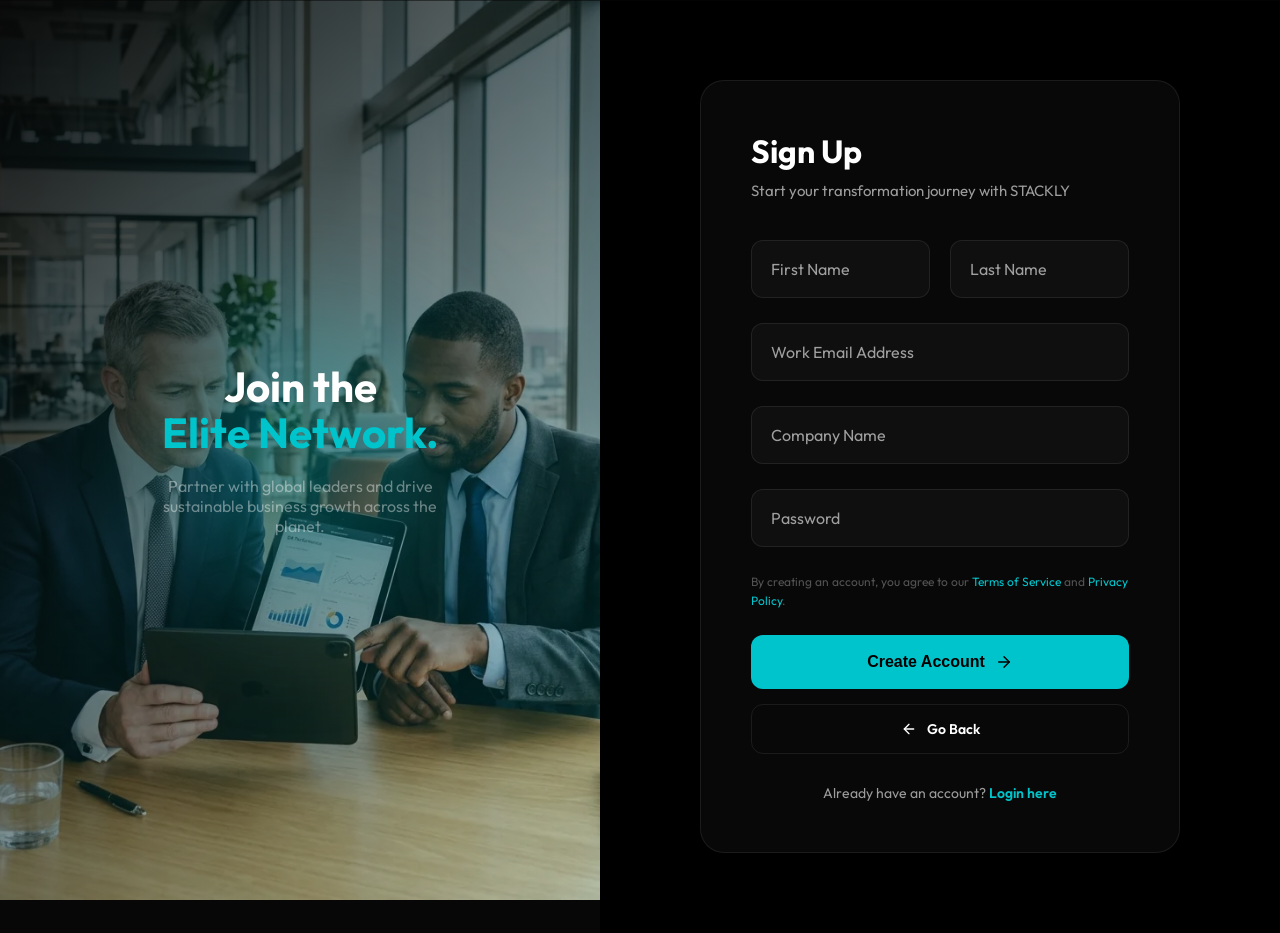
<file: signup.html>
<!DOCTYPE html>
<html lang="en">
<head>
    <meta charset="UTF-8">
    <meta name="viewport" content="width=device-width, initial-scale=1.0">
    <title>Create Account - STACKLY Consulting</title>
    <!-- Google Fonts -->
    <link rel="preconnect" href="https://fonts.googleapis.com">
    <link rel="preconnect" href="https://fonts.gstatic.com" crossorigin>
    <link href="https://fonts.googleapis.com/css2?family=Outfit:wght@300;400;500;600;700&display=swap" rel="stylesheet">
    <!-- Animation Lib -->
    <link href="https://unpkg.com/aos@2.3.1/dist/aos.css" rel="stylesheet">
    <style>
        /* Cinematic Premium Preloader */
        .preloader {
            position: fixed;
            top: 0;
            left: 0;
            width: 100%;
            height: 100%;
            z-index: 10000;
            display: flex;
            align-items: center;
            justify-content: center;
            overflow: hidden;
        }

        .preloader-panel {
            position: absolute;
            left: 0;
            width: 100%;
            height: 50.5%;
            background: #070707;
            transition: transform 1s cubic-bezier(0.8, 0, 0.2, 1);
        }

        .panel-top { top: 0; }
        .panel-bottom { bottom: 0; }

        .preloader-content {
            position: relative;
            z-index: 10002;
            display: flex;
            flex-direction: column;
            align-items: center;
            gap: 15px;
            transition: opacity 0.5s ease, transform 0.5s ease;
        }

        .loader-text-reveal {
            display: flex;
            overflow: hidden;
            padding: 10px 0;
        }

        .loader-text-reveal span {
            display: block;
            font-family: 'Outfit', sans-serif;
            font-size: 42px;
            font-weight: 800;
            color: #fff;
            letter-spacing: 2px;
            transform: translateY(110%);
            transition: transform 0.8s cubic-bezier(0.8, 0, 0.2, 1);
            transition-delay: calc(var(--index) * 0.05s);
        }

        .loader-line {
            width: 0;
            height: 2px;
            background: var(--primary);
            transition: width 1s cubic-bezier(0.8, 0, 0.2, 1);
            transition-delay: 0.5s;
            box-shadow: 0 0 15px var(--primary);
        }

        .preloader.active .loader-text-reveal span { transform: translateY(0); }
        .preloader.active .loader-line { width: 140px; }

        .preloader-exit .preloader-content { opacity: 0; transform: scale(0.95); }
        .preloader-exit .panel-top { transform: translateY(-100%); }
        .preloader-exit .panel-bottom { transform: translateY(100%); }

        :root {
            --primary: #00c4cc;
            --primary-glow: rgba(0, 196, 204, 0.4);
            --dark: #070707;
            --darker: #000000;
            --gray-100: #111111;
            --white: #ffffff;
            --text-muted: rgba(255, 255, 255, 0.6);
            --glass: rgba(255, 255, 255, 0.03);
            --glass-border: rgba(255, 255, 255, 0.08);
            --transition: all 0.4s cubic-bezier(0.165, 0.84, 0.44, 1);
        }

        * { margin: 0; padding: 0; box-sizing: border-box; }
        body { 
            font-family: 'Outfit', sans-serif; 
            background-color: var(--dark); 
            color: var(--white);
            overflow-x: hidden;
            min-height: 100vh;
        }

        .auth-wrapper {
            display: flex;
            min-height: 100vh;
            width: 100%;
        }

        /* Left Side Visual */
        .auth-visual {
            flex: 1;
            position: sticky;
            top: 0;
            height: 100vh;
            background: url('assets/images/about_team.webp') center/cover no-repeat;
            display: flex;
            align-items: center;
            justify-content: center;
            overflow: hidden;
        }
        .auth-visual::before {
            content: '';
            position: absolute;
            inset: 0;
            background: linear-gradient(135deg, rgba(7,7,7,0.95) 0%, rgba(0, 196, 204, 0.15) 100%);
            z-index: 1;
        }
        .auth-visual-content {
            position: relative;
            z-index: 2;
            text-align: center;
            padding: 40px;
        }
        .auth-visual-logo {
            font-size: 80px;
            font-weight: 800;
            letter-spacing: -2px;
            background: linear-gradient(to bottom, #fff 0%, rgba(255,255,255,0.2) 100%);
            -webkit-background-clip: text;
            background-clip: text;
            -webkit-text-fill-color: transparent;
            opacity: 0.1;
            position: absolute;
            left: 50%;
            top: 50%;
            transform: translate(-50%, -50%) rotate(-90deg);
            white-space: nowrap;
            pointer-events: none;
        }
        .visual-headline {
            font-size: 42px;
            font-weight: 700;
            line-height: 1.1;
            margin-bottom: 20px;
        }
        .visual-headline span { color: var(--primary); }

        /* Floating Particles */
        .floating-blob {
            position: absolute;
            width: 400px;
            height: 400px;
            background: radial-gradient(circle, var(--primary-glow) 0%, transparent 70%);
            border-radius: 50%;
            filter: blur(60px);
            z-index: 1;
            animation: float 20s infinite alternate;
        }
        @keyframes float {
            0% { transform: translate(-20%, -20%) scale(1); }
            100% { transform: translate(20%, 20%) scale(1.2); }
        }

        /* Right Side Form */
        .auth-form-side {
            flex: 1;
            display: flex;
            align-items: center;
            justify-content: center;
            background: var(--darker);
            position: relative;
            padding: 80px 40px;
        }
        .auth-card {
            width: 100%;
            max-width: 480px;
            background: var(--glass);
            border: 1px solid var(--glass-border);
            border-radius: 24px;
            padding: 50px;
            backdrop-filter: blur(20px);
            box-shadow: 0 25px 50px -12px rgba(0,0,0,0.5);
        }

        .auth-header { margin-bottom: 40px; }
        .auth-header h2 { font-size: 32px; font-weight: 700; margin-bottom: 10px; }
        .auth-header p { color: var(--text-muted); font-size: 15px; }

        .form-row { display: grid; grid-template-columns: 1fr 1fr; gap: 20px; }
        .form-group { position: relative; margin-bottom: 25px; }
        .form-input {
            width: 100%;
            padding: 18px 20px;
            background: rgba(255,255,255,0.03);
            border: 1px solid var(--glass-border);
            border-radius: 12px;
            color: #fff;
            font-size: 16px;
            font-family: inherit;
            transition: var(--transition);
            outline: none;
        }
        .form-input:focus {
            border-color: var(--primary);
            background: rgba(255,255,255,0.05);
            box-shadow: 0 0 20px rgba(0,196,204,0.15);
        }
        .form-label {
            position: absolute;
            left: 20px;
            top: 50%;
            transform: translateY(-50%);
            color: var(--text-muted);
            pointer-events: none;
            transition: var(--transition);
            font-size: 16px;
        }
        .form-input:focus + .form-label,
        .form-input:not(:placeholder-shown) + .form-label {
            top: -10px;
            left: 12px;
            font-size: 12px;
            color: var(--primary);
            background: var(--darker);
            padding: 0 8px;
        }

        .btn-auth {
            width: 100%;
            padding: 18px;
            background: var(--primary);
            border: none;
            border-radius: 12px;
            color: #000;
            font-size: 16px;
            font-weight: 700;
            cursor: pointer;
            transition: var(--transition);
            display: flex;
            align-items: center;
            justify-content: center;
            gap: 10px;
            margin-top: 10px;
        }
        .btn-auth:hover {
            transform: translateY(-2px);
            filter: brightness(1.1);
        }

        .btn-back {
            width: 100%;
            padding: 15px;
            background: transparent;
            border: 1px solid var(--glass-border);
            border-radius: 12px;
            color: var(--white);
            font-size: 14px;
            font-weight: 600;
            cursor: pointer;
            transition: var(--transition);
            display: flex;
            align-items: center;
            justify-content: center;
            gap: 10px;
            margin-top: 15px;
            text-decoration: none;
        }
        .btn-back:hover {
            background: rgba(255,255,255,0.05);
            border-color: rgba(255,255,255,0.2);
            color: var(--primary);
        }

        .auth-footer {
            margin-top: 30px;
            text-align: center;
            font-size: 14px;
            color: var(--text-muted);
        }
        .auth-footer a { color: var(--primary); text-decoration: none; font-weight: 600; }

        /* Multi-column row adjustment */
        @media (max-width: 580px) {
            .form-row { grid-template-columns: 1fr; gap: 0; }
        }



        @media (max-width: 991px) {
            .auth-visual { display: none; }
            .auth-form-side { flex: 1; padding: 40px 20px; }
        }
    </style>
</head>
<body>
    <!-- Cinematic Premium Preloader -->
    <div id="preloader" class="preloader">
        <div class="preloader-panel panel-top"></div>
        <div class="preloader-panel panel-bottom"></div>
        <div class="preloader-content">
            <div class="loader-text-reveal">
                <span style="--index: 0">S</span>
                <span style="--index: 1">T</span>
                <span style="--index: 2">A</span>
                <span style="--index: 3">C</span>
                <span style="--index: 4">K</span>
                <span style="--index: 5">L</span>
                <span style="--index: 6">Y</span>
            </div>
            <div class="loader-line"></div>
        </div>
    </div>
    
    <div class="auth-wrapper">
        <!-- Visual Backdrop Side -->
        <div class="auth-visual">
            <div class="floating-blob"></div>
            <div class="auth-visual-logo">STACKLY</div>
            <div class="auth-visual-content">
                <h1 class="visual-headline" data-aos="fade-up">Join the <br><span>Elite Network.</span></h1>
                <p style="color:rgba(255,255,255,0.4); max-width:300px; margin:0 auto;" data-aos="fade-up" data-aos-delay="100">Partner with global leaders and drive sustainable business growth across the planet.</p>
            </div>
        </div>

        <!-- Form Side -->
        <div class="auth-form-side">
            <div class="auth-card" data-aos="fade-left" data-aos-duration="800">
                <div class="auth-header">
                    <h2>Sign Up</h2>
                    <p>Start your transformation journey with STACKLY</p>
                </div>

                <form id="signupForm">
                    <div class="form-row">
                        <div class="form-group">
                            <input type="text" id="fname" class="form-input" placeholder=" " required>
                            <label for="fname" class="form-label">First Name</label>
                        </div>
                        <div class="form-group">
                            <input type="text" id="lname" class="form-input" placeholder=" " required>
                            <label for="lname" class="form-label">Last Name</label>
                        </div>
                    </div>
                    
                    <div class="form-group">
                        <input type="email" id="email" class="form-input" placeholder=" " required>
                        <label for="email" class="form-label">Work Email Address</label>
                    </div>

                    <div class="form-group">
                        <input type="text" id="company" class="form-input" placeholder=" " required>
                        <label for="company" class="form-label">Company Name</label>
                    </div>

                    <div class="form-group">
                        <input type="password" id="password" class="form-input" placeholder=" " required>
                        <label for="password" class="form-label">Password</label>
                    </div>

                    <p style="font-size:12px; color:rgba(255,255,255,0.3); margin-bottom:25px; line-height:1.6;">
                        By creating an account, you agree to our <a href="404.html" style="color:var(--primary); text-decoration:none;">Terms of Service</a> and <a href="404.html" style="color:var(--primary); text-decoration:none;">Privacy Policy</a>.
                    </p>

                    <button type="submit" class="btn-auth">
                        Create Account
                        <svg width="18" height="18" viewBox="0 0 24 24" fill="none" stroke="currentColor" stroke-width="2" stroke-linecap="round" stroke-linejoin="round"><line x1="5" y1="12" x2="19" y2="12"></line><polyline points="12 5 19 12 12 19"></polyline></svg>
                    </button>
                    <a href="javascript:history.back()" class="btn-back">
                        <svg width="16" height="16" viewBox="0 0 24 24" fill="none" stroke="currentColor" stroke-width="2" stroke-linecap="round" stroke-linejoin="round"><line x1="19" y1="12" x2="5" y2="12"></line><polyline points="12 19 5 12 12 5"></polyline></svg>
                        Go Back
                    </a>
                </form>

                <p class="auth-footer">
                    Already have an account? <a href="login.html">Login here</a>
                </p>
            </div>
        </div>
    </div>

    <script src="https://unpkg.com/aos@2.3.1/dist/aos.js"></script>
    <script>
        AOS.init({ once: true });

        document.getElementById('signupForm').addEventListener('submit', (e) => {
            e.preventDefault();
            const btn = e.target.querySelector('.btn-auth');
            btn.innerHTML = 'Creating Account...';
            btn.style.opacity = '0.7';
            btn.disabled = true;

            setTimeout(() => {
                alert('Account created successfully! Redirecting to login...');
                window.location.href = 'login.html';
            }, 1500);
        });
        // Cinematic Preloader Logic
        const preloader = document.getElementById('preloader');
        if (preloader) {
            setTimeout(() => {
                preloader.classList.add('active');
            }, 100);

            window.addEventListener('load', () => {
                setTimeout(() => {
                    preloader.classList.add('preloader-exit');
                    setTimeout(() => {
                        preloader.remove();
                    }, 1000);
                }, 1000);
            });
        }
    </script>
</body>
</html>
</file>
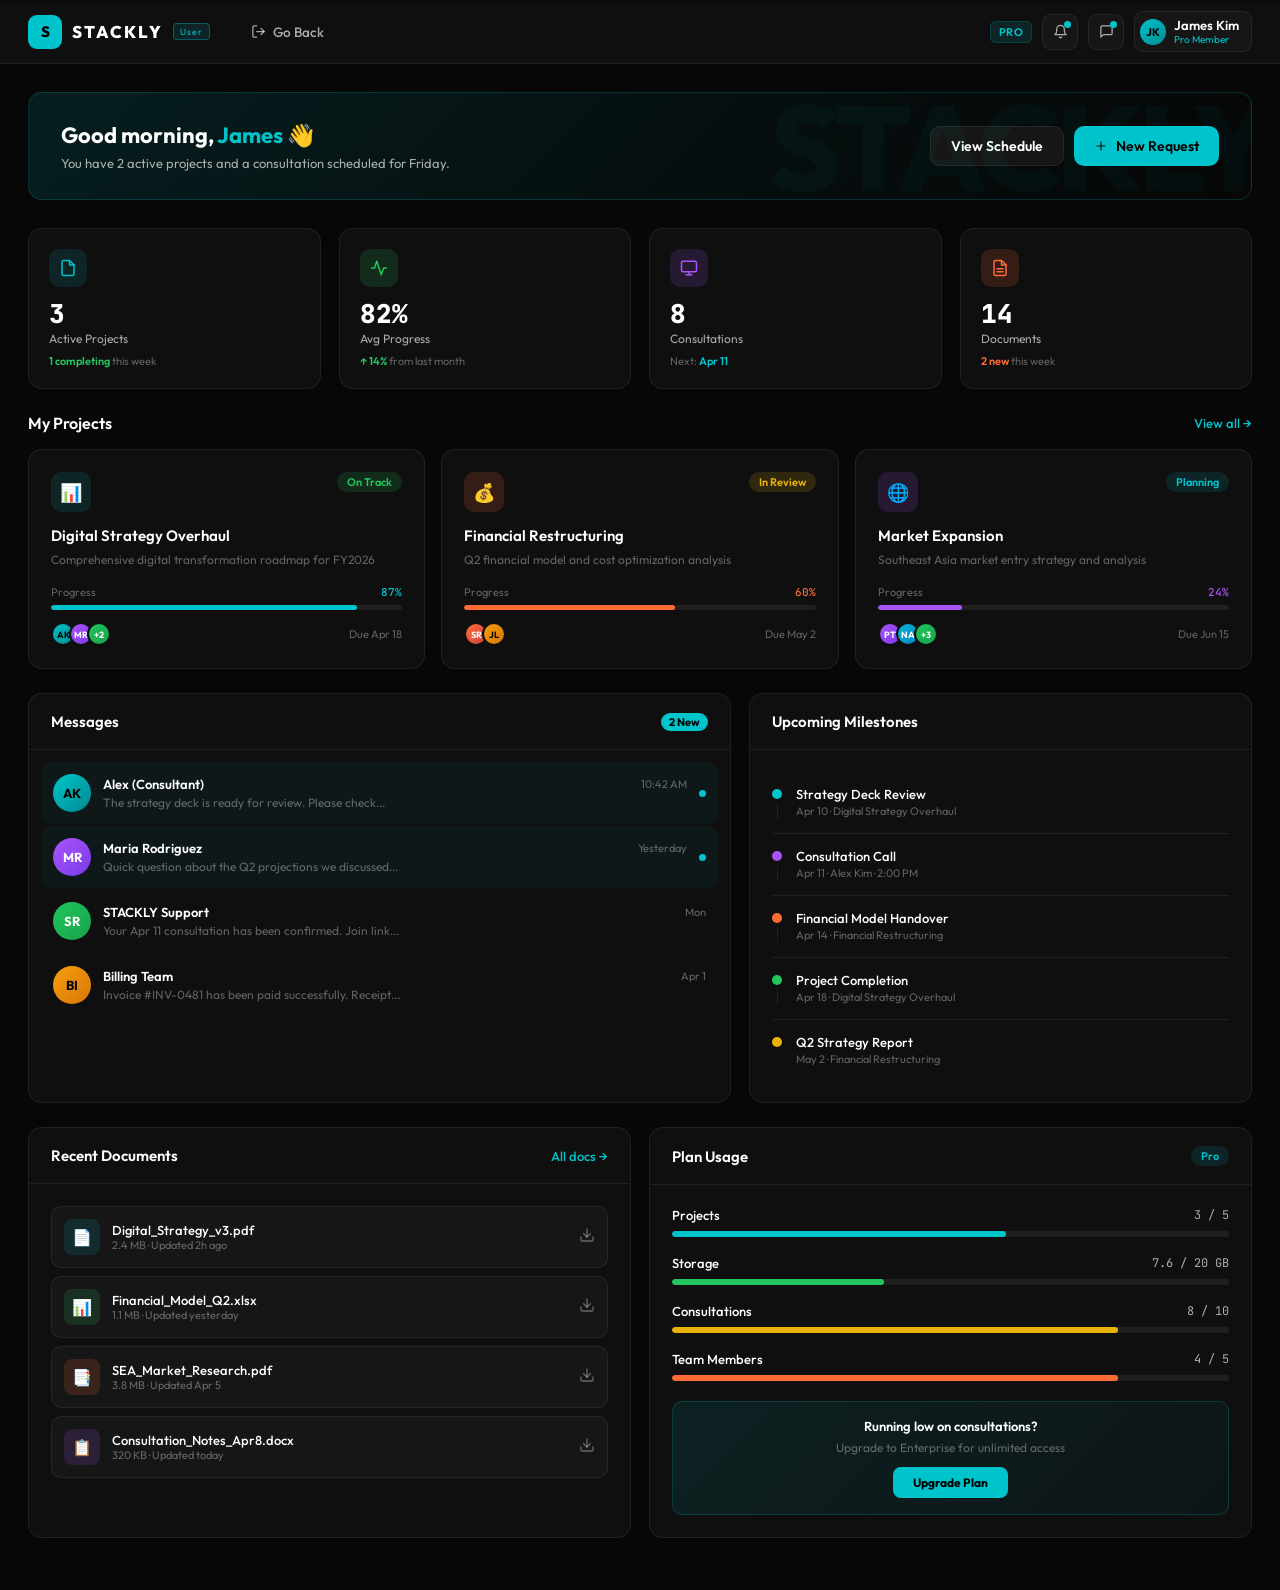
<file: user-dashboard.html>
<!DOCTYPE html>
<html lang="en">
<head>
<meta charset="UTF-8">
<meta name="viewport" content="width=device-width, initial-scale=1.0">
<title>My Dashboard — STACKLY</title>
<link rel="preconnect" href="https://fonts.googleapis.com">
<link rel="preconnect" href="https://fonts.gstatic.com" crossorigin>
<link href="https://fonts.googleapis.com/css2?family=Outfit:wght@300;400;500;600;700;800&family=JetBrains+Mono:wght@400;500&display=swap" rel="stylesheet">
<style>
  /* Cinematic Premium Preloader */
  .preloader {
    position: fixed;
    top: 0;
    left: 0;
    width: 100%;
    height: 100%;
    z-index: 10000;
    display: flex;
    align-items: center;
    justify-content: center;
    overflow: hidden;
  }

  .preloader-panel {
    position: absolute;
    left: 0;
    width: 100%;
    height: 50.5%;
    background: #070707;
    transition: transform 1s cubic-bezier(0.8, 0, 0.2, 1);
  }

  .panel-top { top: 0; }
  .panel-bottom { bottom: 0; }

  .preloader-content {
    position: relative;
    z-index: 10002;
    display: flex;
    flex-direction: column;
    align-items: center;
    gap: 15px;
    transition: opacity 0.5s ease, transform 0.5s ease;
  }

  .loader-text-reveal {
    display: flex;
    overflow: hidden;
    padding: 10px 0;
  }

  .loader-text-reveal span {
    display: block;
    font-family: 'Outfit', sans-serif;
    font-size: 42px;
    font-weight: 800;
    color: #fff;
    letter-spacing: 2px;
    transform: translateY(110%);
    transition: transform 0.8s cubic-bezier(0.8, 0, 0.2, 1);
    transition-delay: calc(var(--index) * 0.05s);
  }

  .loader-line {
    width: 0;
    height: 2px;
    background: var(--primary);
    transition: width 1s cubic-bezier(0.8, 0, 0.2, 1);
    transition-delay: 0.5s;
    box-shadow: 0 0 15px var(--primary);
  }

  .preloader.active .loader-text-reveal span { transform: translateY(0); }
  .preloader.active .loader-line { width: 140px; }

  .preloader-exit .preloader-content { opacity: 0; transform: scale(0.95); }
  .preloader-exit .panel-top { transform: translateY(-100%); }
  .preloader-exit .panel-bottom { transform: translateY(100%); }

  :root {
  --primary:#00c4cc; --primary-dim:rgba(0,196,204,0.12); --primary-glow:rgba(0,196,204,0.35);
  --accent:#ff6b35; --accent-dim:rgba(255,107,53,0.15);
  --green:#22c55e; --green-dim:rgba(34,197,94,0.15);
  --yellow:#eab308; --yellow-dim:rgba(234,179,8,0.15);
  --purple:#a855f7; --purple-dim:rgba(168,85,247,0.15);
  --bg:#070707; --surface:#0f0f0f; --surface2:#161616; --surface3:#1e1e1e;
  --border:rgba(255,255,255,0.07); --border2:rgba(255,255,255,0.14);
  --text:#fff; --text-2:rgba(255,255,255,0.65); --text-3:rgba(255,255,255,0.35);
  --nav-h:64px; --radius:14px; --shadow:0 4px 24px rgba(0,0,0,0.4);
  --font:'Outfit',sans-serif; --mono:'JetBrains Mono',monospace;
  --transition:all 0.3s cubic-bezier(0.4,0,0.2,1);
}
*,*::before,*::after{box-sizing:border-box;margin:0;padding:0}
html{scroll-behavior:smooth}
body{font-family:var(--font);background:var(--bg);color:var(--text);min-height:100vh;overflow-x:hidden}

/* NAV */
.navbar{height:var(--nav-h);background:var(--surface);border-bottom:1px solid var(--border);display:flex;align-items:center;justify-content:space-between;padding:0 28px;position:sticky;top:0;z-index:200}
.nav-left{display:flex;align-items:center;gap:28px}
.nav-logo{display:flex;align-items:center;gap:10px;text-decoration:none;flex-shrink:0}
.logo-icon{width:34px;height:34px;background:var(--primary);border-radius:9px;display:flex;align-items:center;justify-content:center;font-weight:800;font-size:15px;color:#000}
.logo-name{font-size:17px;font-weight:800;letter-spacing:2px;color:var(--text)}
.logo-badge{font-size:9px;background:var(--primary-dim);color:var(--primary);border:1px solid var(--primary-glow);border-radius:4px;padding:2px 6px;letter-spacing:1px}
.nav-links{display:flex;align-items:center;gap:2px}
.nav-link{display:flex;align-items:center;gap:7px;padding:7px 13px;border-radius:9px;font-size:13.5px;font-weight:500;color:var(--text-2);text-decoration:none;transition:var(--transition);white-space:nowrap}
.nav-link:hover{background:var(--surface2);color:var(--text)}
.nav-link.active{background:var(--primary-dim);color:var(--primary)}
.nav-badge-pill{background:var(--primary);color:#000;font-size:10px;font-weight:700;padding:1px 6px;border-radius:20px}
.nav-sep{width:1px;height:20px;background:var(--border);margin:0 6px;flex-shrink:0}
.nav-right{display:flex;align-items:center;gap:10px}
.icon-btn{width:36px;height:36px;background:var(--surface2);border:1px solid var(--border);border-radius:9px;display:flex;align-items:center;justify-content:center;cursor:pointer;color:var(--text-2);transition:var(--transition);position:relative}
.icon-btn:hover{color:var(--text);border-color:var(--border2)}
.notif-dot{width:7px;height:7px;background:var(--primary);border-radius:50%;position:absolute;top:6px;right:6px}
.profile-chip{display:flex;align-items:center;gap:8px;background:var(--surface2);border:1px solid var(--border);border-radius:9px;padding:5px 12px 5px 5px;cursor:pointer;transition:var(--transition)}
.profile-chip:hover{border-color:var(--border2)}
.p-av{width:26px;height:26px;border-radius:50%;background:linear-gradient(135deg,var(--primary),#008a90);display:flex;align-items:center;justify-content:center;font-weight:700;font-size:11px;color:#000}
.p-name{font-size:13px;font-weight:600}
.p-role{font-size:10px;color:var(--primary)}
.plan-pill{background:var(--primary-dim);color:var(--primary);border:1px solid rgba(0,196,204,0.2);border-radius:6px;padding:3px 8px;font-size:11px;font-weight:600;letter-spacing:.5px}
.hamburger{display:none;width:36px;height:36px;background:var(--surface2);border:1px solid var(--border);border-radius:8px;align-items:center;justify-content:center;cursor:pointer;color:var(--text)}

/* MOBILE NAV */
.mobile-nav{display:none;position:fixed;top:var(--nav-h);left:0;right:0;bottom:0;background:var(--surface);z-index:190;padding:20px;overflow-y:auto;flex-direction:column;gap:4px;border-top:1px solid var(--border)}
.mobile-nav.open{display:flex}
.mobile-nav .nav-link{padding:12px 16px;font-size:15px}

/* PAGE */
.page{padding:28px;max-width:1400px;margin:0 auto}
.btn{display:inline-flex;align-items:center;gap:8px;padding:10px 20px;border-radius:10px;font-family:var(--font);font-size:14px;font-weight:600;cursor:pointer;transition:var(--transition);border:none;text-decoration:none}
.btn-primary{background:var(--primary);color:#000}
.btn-primary:hover{filter:brightness(1.1);transform:translateY(-1px)}
.btn-ghost{background:var(--surface2);color:var(--text);border:1px solid var(--border)}
.btn-ghost:hover{border-color:var(--border2)}

/* WELCOME */
.welcome-banner{background:linear-gradient(135deg,rgba(0,196,204,0.12) 0%,rgba(0,196,204,0.04) 60%,transparent 100%);border:1px solid rgba(0,196,204,0.2);border-radius:var(--radius);padding:28px 32px;margin-bottom:28px;display:flex;align-items:center;justify-content:space-between;gap:20px;position:relative;overflow:hidden}
.welcome-banner::before{content:'STACKLY';position:absolute;right:-20px;top:50%;transform:translateY(-50%);font-size:120px;font-weight:800;color:rgba(0,196,204,0.04);pointer-events:none;letter-spacing:-4px}
.welcome-text h2{font-size:22px;font-weight:700;margin-bottom:6px}
.welcome-text h2 span{color:var(--primary)}
.welcome-text p{color:var(--text-2);font-size:13px}
.welcome-action{display:flex;gap:10px;flex-wrap:wrap;flex-shrink:0}

/* STATS */
.stats-grid{display:grid;grid-template-columns:repeat(4,1fr);gap:18px;margin-bottom:24px}
.stat-card{background:var(--surface);border:1px solid var(--border);border-radius:var(--radius);padding:20px;cursor:pointer;transition:var(--transition)}
.stat-card:hover{border-color:var(--border2);transform:translateY(-2px)}
.stat-icon{width:38px;height:38px;border-radius:10px;display:flex;align-items:center;justify-content:center;margin-bottom:14px}
.stat-value{font-size:26px;font-weight:800;font-family:var(--mono);line-height:1;margin-bottom:4px}
.stat-label{font-size:12px;color:var(--text-2)}
.stat-sub{font-size:11px;color:var(--text-3);margin-top:8px}
.stat-sub span{font-weight:600}

/* SECTION HEADER */
.sec-head{display:flex;align-items:center;justify-content:space-between;margin-bottom:16px}
.sec-head h2{font-size:16px;font-weight:600}

/* PROJECTS */
.projects-grid{display:grid;grid-template-columns:repeat(3,1fr);gap:16px;margin-bottom:24px}
.project-card{background:var(--surface);border:1px solid var(--border);border-radius:var(--radius);padding:22px;cursor:pointer;transition:var(--transition)}
.project-card:hover{border-color:var(--border2);transform:translateY(-2px);box-shadow:var(--shadow)}
.project-card-head{display:flex;align-items:flex-start;justify-content:space-between;margin-bottom:14px}
.project-icon{width:40px;height:40px;border-radius:10px;display:flex;align-items:center;justify-content:center;font-size:18px}
.chip{display:inline-block;padding:3px 10px;border-radius:20px;font-size:11px;font-weight:600}
.chip-green{background:var(--green-dim);color:var(--green)}
.chip-yellow{background:var(--yellow-dim);color:var(--yellow)}
.chip-blue{background:var(--primary-dim);color:var(--primary)}
.chip-purple{background:var(--purple-dim);color:var(--purple)}
.chip-orange{background:var(--accent-dim);color:var(--accent)}
.chip-red{background:rgba(239,68,68,0.15);color:#ef4444}
.project-title{font-size:15px;font-weight:600;margin-bottom:6px}
.project-desc{font-size:12px;color:var(--text-3);margin-bottom:16px;line-height:1.5}
.progress-head{display:flex;justify-content:space-between;align-items:center;margin-bottom:6px}
.progress-label{font-size:11px;color:var(--text-3)}
.progress-val{font-size:11px;font-family:var(--mono);font-weight:500}
.progress-bar{height:5px;background:var(--border);border-radius:3px;overflow:hidden}
.progress-fill{height:100%;border-radius:3px}
.project-meta{display:flex;align-items:center;justify-content:space-between;margin-top:12px}
.project-team{display:flex}
.team-av{width:24px;height:24px;border-radius:50%;border:2px solid var(--surface);display:flex;align-items:center;justify-content:center;font-size:9px;font-weight:700;margin-left:-6px}
.team-av:first-child{margin-left:0}
.project-due{font-size:11px;color:var(--text-3)}

/* GRIDS */
.grid-2{display:grid;grid-template-columns:1.4fr 1fr;gap:18px;margin-bottom:24px}
.grid-2-equal{display:grid;grid-template-columns:1fr 1fr;gap:18px;margin-bottom:24px}

/* CARD */
.card{background:var(--surface);border:1px solid var(--border);border-radius:var(--radius);overflow:hidden}
.card-header{display:flex;align-items:center;justify-content:space-between;padding:18px 22px;border-bottom:1px solid var(--border)}
.card-title{font-size:15px;font-weight:600}
.card-body{padding:22px}

/* MESSAGES */
.msg-list{display:flex;flex-direction:column;gap:2px}
.msg-item{display:flex;gap:12px;align-items:center;padding:12px;border-radius:10px;cursor:pointer;transition:var(--transition)}
.msg-item:hover{background:var(--surface2)}
.msg-item.unread{background:rgba(0,196,204,0.05)}
.msg-av{width:38px;height:38px;border-radius:50%;display:flex;align-items:center;justify-content:center;font-size:13px;font-weight:700;flex-shrink:0}
.msg-body{flex:1;min-width:0}
.msg-head{display:flex;align-items:center;justify-content:space-between;margin-bottom:3px}
.msg-from{font-size:13px;font-weight:600}
.msg-time{font-size:11px;color:var(--text-3)}
.msg-preview{font-size:12px;color:var(--text-3);white-space:nowrap;overflow:hidden;text-overflow:ellipsis}
.msg-dot{width:7px;height:7px;background:var(--primary);border-radius:50%;flex-shrink:0}

/* TIMELINE */
.timeline{display:flex;flex-direction:column}
.timeline-item{display:flex;gap:14px;padding:14px 0;border-bottom:1px solid var(--border)}
.timeline-item:last-child{border-bottom:none}
.tl-left{display:flex;flex-direction:column;align-items:center}
.tl-dot{width:10px;height:10px;border-radius:50%;flex-shrink:0;margin-top:3px}
.tl-line{width:1px;flex:1;background:var(--border);margin-top:4px;min-height:16px}
.timeline-item:last-child .tl-line{display:none}
.tl-body{flex:1}
.tl-title{font-size:13px;font-weight:500;margin-bottom:2px}
.tl-sub{font-size:11px;color:var(--text-3)}

/* DOCS */
.doc-list{display:flex;flex-direction:column;gap:8px}
.doc-item{display:flex;align-items:center;gap:12px;padding:12px;background:var(--surface2);border:1px solid var(--border);border-radius:10px;cursor:pointer;transition:var(--transition)}
.doc-item:hover{border-color:var(--border2)}
.doc-icon{width:36px;height:36px;border-radius:8px;display:flex;align-items:center;justify-content:center;font-size:16px;flex-shrink:0}
.doc-info{flex:1;min-width:0}
.doc-name{font-size:13px;font-weight:500;white-space:nowrap;overflow:hidden;text-overflow:ellipsis}
.doc-size{font-size:11px;color:var(--text-3)}
.doc-action{color:var(--text-3);cursor:pointer;transition:var(--transition)}
.doc-action:hover{color:var(--primary)}

/* USAGE */
.usage-item{margin-bottom:18px}
.usage-item:last-child{margin-bottom:0}
.usage-head{display:flex;justify-content:space-between;align-items:center;margin-bottom:8px}
.usage-label{font-size:13px;font-weight:500}
.usage-val{font-size:12px;font-family:var(--mono);color:var(--text-2)}
.usage-bar{height:6px;background:var(--border);border-radius:3px;overflow:hidden}
.usage-fill{height:100%;border-radius:3px}
.upgrade-btn{display:block;width:100%;padding:8px;background:var(--primary);color:#000;border:none;border-radius:8px;font-family:var(--font);font-size:12px;font-weight:700;cursor:pointer;transition:var(--transition);text-align:center;text-decoration:none}
.upgrade-btn:hover{filter:brightness(1.1)}

/* RESPONSIVE */
@media(max-width:1100px){.nav-links{display:none}.hamburger{display:flex}}
@media(max-width:1000px){.stats-grid{grid-template-columns:repeat(2,1fr)}.projects-grid{grid-template-columns:repeat(2,1fr)}.grid-2{grid-template-columns:1fr}.grid-2-equal{grid-template-columns:1fr}}
@media(max-width:700px){.projects-grid{grid-template-columns:1fr}}
@media(max-width:600px){.page{padding:16px}.navbar{padding:0 16px}.welcome-banner{flex-direction:column;align-items:flex-start;padding:20px}.welcome-banner::before{display:none}.p-name,.p-role{display:none}}
@media(max-width:400px){.stats-grid{grid-template-columns:1fr}}
::-webkit-scrollbar{width:5px;height:5px}
::-webkit-scrollbar-track{background:transparent}
::-webkit-scrollbar-thumb{background:var(--surface3);border-radius:3px}
</style>
</head>
<body>
<!-- Cinematic Premium Preloader -->
<div id="preloader" class="preloader">
  <div class="preloader-panel panel-top"></div>
  <div class="preloader-panel panel-bottom"></div>
  <div class="preloader-content">
    <div class="loader-text-reveal">
      <span style="--index: 0">S</span>
      <span style="--index: 1">T</span>
      <span style="--index: 2">A</span>
      <span style="--index: 3">C</span>
      <span style="--index: 4">K</span>
      <span style="--index: 5">L</span>
      <span style="--index: 6">Y</span>
    </div>
    <div class="loader-line"></div>
  </div>
</div>

<nav class="navbar">
  <div class="nav-left">
    <a href="index.html" class="nav-logo">
      <div class="logo-icon">S</div>
      <span class="logo-name">STACKLY</span>
      <span class="logo-badge">User</span>
    </a>
    <div class="nav-links">
      <a href="index.html" class="nav-link"><svg width="15" height="15" viewBox="0 0 24 24" fill="none" stroke="currentColor" stroke-width="2" stroke-linecap="round" stroke-linejoin="round"><path d="M9 21H5a2 2 0 0 1-2-2V5a2 2 0 0 1 2-2h4"/><polyline points="16 17 21 12 16 7"/><line x1="21" y1="12" x2="9" y2="12"/></svg>Go Back</a>
    </div>
  </div>
  <div class="nav-right">
    <span class="plan-pill">PRO</span>
    <div class="icon-btn"><svg width="15" height="15" viewBox="0 0 24 24" fill="none" stroke="currentColor" stroke-width="2" stroke-linecap="round" stroke-linejoin="round"><path d="M18 8A6 6 0 0 0 6 8c0 7-3 9-3 9h18s-3-2-3-9"/><path d="M13.73 21a2 2 0 0 1-3.46 0"/></svg><div class="notif-dot"></div></div>
    <div class="icon-btn"><svg width="15" height="15" viewBox="0 0 24 24" fill="none" stroke="currentColor" stroke-width="2" stroke-linecap="round" stroke-linejoin="round"><path d="M21 15a2 2 0 0 1-2 2H7l-4 4V5a2 2 0 0 1 2-2h14a2 2 0 0 1 2 2z"/></svg><div class="notif-dot"></div></div>
    <div class="profile-chip"><div class="p-av" id="profileInitials">JK</div><div><div class="p-name" id="profileName">James Kim</div><div class="p-role">Pro Member</div></div></div>
    <div class="hamburger" onclick="document.getElementById('mobileNav').classList.toggle('open')"><svg width="18" height="18" viewBox="0 0 24 24" fill="none" stroke="currentColor" stroke-width="2" stroke-linecap="round" stroke-linejoin="round"><line x1="3" y1="12" x2="21" y2="12"/><line x1="3" y1="6" x2="21" y2="6"/><line x1="3" y1="18" x2="21" y2="18"/></svg></div>
  </div>
</nav>

<div class="mobile-nav" id="mobileNav">
  <a href="#" class="nav-link active" onclick="this.closest('.mobile-nav').classList.remove('open')">Dashboard</a>
  <a href="#" class="nav-link" onclick="this.closest('.mobile-nav').classList.remove('open')">My Projects <span class="nav-badge-pill">3</span></a>
  <a href="#" class="nav-link" onclick="this.closest('.mobile-nav').classList.remove('open')">Progress</a>
  <a href="#" class="nav-link" onclick="this.closest('.mobile-nav').classList.remove('open')">Messages <span class="nav-badge-pill">2</span></a>
  <a href="#" class="nav-link" onclick="this.closest('.mobile-nav').classList.remove('open')">Consultations</a>
  <a href="#" class="nav-link" onclick="this.closest('.mobile-nav').classList.remove('open')">Profile</a>
  <a href="#" class="nav-link" onclick="this.closest('.mobile-nav').classList.remove('open')">Billing</a>
  <a href="#" class="nav-link" onclick="this.closest('.mobile-nav').classList.remove('open')">Settings</a>
  <a href="login.html" class="nav-link">Logout</a>
</div>

<main class="page">
  <!-- WELCOME -->
  <div class="welcome-banner">
    <div class="welcome-text">
      <h2>Good morning, <span id="welcomeName">James</span> 👋</h2>
      <p>You have 2 active projects and a consultation scheduled for Friday.</p>
    </div>
    <div class="welcome-action">
      <button class="btn btn-ghost">View Schedule</button>
      <button class="btn btn-primary"><svg width="14" height="14" viewBox="0 0 24 24" fill="none" stroke="currentColor" stroke-width="2" stroke-linecap="round" stroke-linejoin="round"><line x1="12" y1="5" x2="12" y2="19"/><line x1="5" y1="12" x2="19" y2="12"/></svg>New Request</button>
    </div>
  </div>

  <!-- STATS -->
  <div class="stats-grid">
    <div class="stat-card"><div class="stat-icon" style="background:var(--primary-dim);color:var(--primary)"><svg width="18" height="18" viewBox="0 0 24 24" fill="none" stroke="currentColor" stroke-width="2" stroke-linecap="round" stroke-linejoin="round"><path d="M14 2H6a2 2 0 0 0-2 2v16a2 2 0 0 0 2 2h12a2 2 0 0 0 2-2V8z"/><polyline points="14 2 14 8 20 8"/></svg></div><div class="stat-value">3</div><div class="stat-label">Active Projects</div><div class="stat-sub"><span style="color:var(--green)">1 completing</span> this week</div></div>
    <div class="stat-card"><div class="stat-icon" style="background:var(--green-dim);color:var(--green)"><svg width="18" height="18" viewBox="0 0 24 24" fill="none" stroke="currentColor" stroke-width="2" stroke-linecap="round" stroke-linejoin="round"><polyline points="22 12 18 12 15 21 9 3 6 12 2 12"/></svg></div><div class="stat-value">82%</div><div class="stat-label">Avg Progress</div><div class="stat-sub"><span style="color:var(--green)">↑ 14%</span> from last month</div></div>
    <div class="stat-card"><div class="stat-icon" style="background:var(--purple-dim);color:var(--purple)"><svg width="18" height="18" viewBox="0 0 24 24" fill="none" stroke="currentColor" stroke-width="2" stroke-linecap="round" stroke-linejoin="round"><rect x="2" y="3" width="20" height="14" rx="2" ry="2"/><line x1="8" y1="21" x2="16" y2="21"/><line x1="12" y1="17" x2="12" y2="21"/></svg></div><div class="stat-value">8</div><div class="stat-label">Consultations</div><div class="stat-sub">Next: <span style="color:var(--primary)">Apr 11</span></div></div>
    <div class="stat-card"><div class="stat-icon" style="background:var(--accent-dim);color:var(--accent)"><svg width="18" height="18" viewBox="0 0 24 24" fill="none" stroke="currentColor" stroke-width="2" stroke-linecap="round" stroke-linejoin="round"><path d="M14 2H6a2 2 0 0 0-2 2v16a2 2 0 0 0 2 2h12a2 2 0 0 0 2-2V8z"/><polyline points="14 2 14 8 20 8"/><line x1="16" y1="13" x2="8" y2="13"/><line x1="16" y1="17" x2="8" y2="17"/></svg></div><div class="stat-value">14</div><div class="stat-label">Documents</div><div class="stat-sub"><span style="color:var(--accent)">2 new</span> this week</div></div>
  </div>

  <!-- PROJECTS -->
  <div class="sec-head">
    <h2>My Projects</h2>
    <a href="#" style="font-size:13px;color:var(--primary);text-decoration:none;font-weight:500">View all →</a>
  </div>
  <div class="projects-grid">
    <div class="project-card">
      <div class="project-card-head"><div class="project-icon" style="background:var(--primary-dim)">📊</div><span class="chip chip-green">On Track</span></div>
      <div class="project-title">Digital Strategy Overhaul</div>
      <div class="project-desc">Comprehensive digital transformation roadmap for FY2026</div>
      <div><div class="progress-head"><span class="progress-label">Progress</span><span class="progress-val" style="color:var(--primary)">87%</span></div><div class="progress-bar"><div class="progress-fill" style="width:87%;background:var(--primary)"></div></div></div>
      <div class="project-meta"><div class="project-team"><div class="team-av" style="background:linear-gradient(135deg,#00c4cc,#008a90);color:#000">AK</div><div class="team-av" style="background:linear-gradient(135deg,#a855f7,#7c3aed);color:#fff">MR</div><div class="team-av" style="background:linear-gradient(135deg,#22c55e,#16a34a);color:#fff">+2</div></div><span class="project-due">Due Apr 18</span></div>
    </div>
    <div class="project-card">
      <div class="project-card-head"><div class="project-icon" style="background:var(--accent-dim)">💰</div><span class="chip chip-yellow">In Review</span></div>
      <div class="project-title">Financial Restructuring</div>
      <div class="project-desc">Q2 financial model and cost optimization analysis</div>
      <div><div class="progress-head"><span class="progress-label">Progress</span><span class="progress-val" style="color:var(--accent)">60%</span></div><div class="progress-bar"><div class="progress-fill" style="width:60%;background:var(--accent)"></div></div></div>
      <div class="project-meta"><div class="project-team"><div class="team-av" style="background:linear-gradient(135deg,#ff6b35,#c44);color:#fff">SR</div><div class="team-av" style="background:linear-gradient(135deg,#f59e0b,#d97706);color:#000">JL</div></div><span class="project-due">Due May 2</span></div>
    </div>
    <div class="project-card">
      <div class="project-card-head"><div class="project-icon" style="background:var(--purple-dim)">🌐</div><span class="chip chip-blue">Planning</span></div>
      <div class="project-title">Market Expansion</div>
      <div class="project-desc">Southeast Asia market entry strategy and analysis</div>
      <div><div class="progress-head"><span class="progress-label">Progress</span><span class="progress-val" style="color:var(--purple)">24%</span></div><div class="progress-bar"><div class="progress-fill" style="width:24%;background:var(--purple)"></div></div></div>
      <div class="project-meta"><div class="project-team"><div class="team-av" style="background:linear-gradient(135deg,#a855f7,#7c3aed);color:#fff">PT</div><div class="team-av" style="background:linear-gradient(135deg,#06b6d4,#0284c7);color:#fff">NA</div><div class="team-av" style="background:linear-gradient(135deg,#22c55e,#16a34a);color:#fff">+3</div></div><span class="project-due">Due Jun 15</span></div>
    </div>
  </div>

  <!-- MESSAGES + TIMELINE -->
  <div class="grid-2">
    <div class="card">
      <div class="card-header"><span class="card-title">Messages</span><span style="font-size:11px;background:var(--primary);color:#000;font-weight:700;padding:2px 8px;border-radius:20px">2 New</span></div>
      <div class="card-body" style="padding:12px">
        <div class="msg-list">
          <div class="msg-item unread"><div class="msg-av" style="background:linear-gradient(135deg,#00c4cc,#008a90);color:#000">AK</div><div class="msg-body"><div class="msg-head"><span class="msg-from">Alex (Consultant)</span><span class="msg-time">10:42 AM</span></div><div class="msg-preview">The strategy deck is ready for review. Please check...</div></div><div class="msg-dot"></div></div>
          <div class="msg-item unread"><div class="msg-av" style="background:linear-gradient(135deg,#a855f7,#7c3aed);color:#fff">MR</div><div class="msg-body"><div class="msg-head"><span class="msg-from">Maria Rodriguez</span><span class="msg-time">Yesterday</span></div><div class="msg-preview">Quick question about the Q2 projections we discussed...</div></div><div class="msg-dot"></div></div>
          <div class="msg-item"><div class="msg-av" style="background:linear-gradient(135deg,#22c55e,#16a34a);color:#fff">SR</div><div class="msg-body"><div class="msg-head"><span class="msg-from">STACKLY Support</span><span class="msg-time">Mon</span></div><div class="msg-preview">Your Apr 11 consultation has been confirmed. Join link...</div></div></div>
          <div class="msg-item"><div class="msg-av" style="background:linear-gradient(135deg,#f59e0b,#d97706);color:#000">BI</div><div class="msg-body"><div class="msg-head"><span class="msg-from">Billing Team</span><span class="msg-time">Apr 1</span></div><div class="msg-preview">Invoice #INV-0481 has been paid successfully. Receipt...</div></div></div>
        </div>
      </div>
    </div>
    <div class="card">
      <div class="card-header"><span class="card-title">Upcoming Milestones</span></div>
      <div class="card-body">
        <div class="timeline">
          <div class="timeline-item"><div class="tl-left"><div class="tl-dot" style="background:var(--primary)"></div><div class="tl-line"></div></div><div class="tl-body"><div class="tl-title">Strategy Deck Review</div><div class="tl-sub">Apr 10 · Digital Strategy Overhaul</div></div></div>
          <div class="timeline-item"><div class="tl-left"><div class="tl-dot" style="background:var(--purple)"></div><div class="tl-line"></div></div><div class="tl-body"><div class="tl-title">Consultation Call</div><div class="tl-sub">Apr 11 · Alex Kim · 2:00 PM</div></div></div>
          <div class="timeline-item"><div class="tl-left"><div class="tl-dot" style="background:var(--accent)"></div><div class="tl-line"></div></div><div class="tl-body"><div class="tl-title">Financial Model Handover</div><div class="tl-sub">Apr 14 · Financial Restructuring</div></div></div>
          <div class="timeline-item"><div class="tl-left"><div class="tl-dot" style="background:var(--green)"></div><div class="tl-line"></div></div><div class="tl-body"><div class="tl-title">Project Completion</div><div class="tl-sub">Apr 18 · Digital Strategy Overhaul</div></div></div>
          <div class="timeline-item"><div class="tl-left"><div class="tl-dot" style="background:var(--yellow)"></div><div class="tl-line"></div></div><div class="tl-body"><div class="tl-title">Q2 Strategy Report</div><div class="tl-sub">May 2 · Financial Restructuring</div></div></div>
        </div>
      </div>
    </div>
  </div>

  <!-- DOCS + USAGE -->
  <div class="grid-2-equal">
    <div class="card">
      <div class="card-header"><span class="card-title">Recent Documents</span><a href="#" style="font-size:13px;color:var(--primary);text-decoration:none;font-weight:500">All docs →</a></div>
      <div class="card-body">
        <div class="doc-list">
          <div class="doc-item"><div class="doc-icon" style="background:var(--primary-dim)">📄</div><div class="doc-info"><div class="doc-name">Digital_Strategy_v3.pdf</div><div class="doc-size">2.4 MB · Updated 2h ago</div></div><div class="doc-action"><svg width="16" height="16" viewBox="0 0 24 24" fill="none" stroke="currentColor" stroke-width="2" stroke-linecap="round" stroke-linejoin="round"><path d="M21 15v4a2 2 0 0 1-2 2H5a2 2 0 0 1-2-2v-4"/><polyline points="7 10 12 15 17 10"/><line x1="12" y1="15" x2="12" y2="3"/></svg></div></div>
          <div class="doc-item"><div class="doc-icon" style="background:var(--green-dim)">📊</div><div class="doc-info"><div class="doc-name">Financial_Model_Q2.xlsx</div><div class="doc-size">1.1 MB · Updated yesterday</div></div><div class="doc-action"><svg width="16" height="16" viewBox="0 0 24 24" fill="none" stroke="currentColor" stroke-width="2" stroke-linecap="round" stroke-linejoin="round"><path d="M21 15v4a2 2 0 0 1-2 2H5a2 2 0 0 1-2-2v-4"/><polyline points="7 10 12 15 17 10"/><line x1="12" y1="15" x2="12" y2="3"/></svg></div></div>
          <div class="doc-item"><div class="doc-icon" style="background:var(--accent-dim)">📑</div><div class="doc-info"><div class="doc-name">SEA_Market_Research.pdf</div><div class="doc-size">3.8 MB · Updated Apr 5</div></div><div class="doc-action"><svg width="16" height="16" viewBox="0 0 24 24" fill="none" stroke="currentColor" stroke-width="2" stroke-linecap="round" stroke-linejoin="round"><path d="M21 15v4a2 2 0 0 1-2 2H5a2 2 0 0 1-2-2v-4"/><polyline points="7 10 12 15 17 10"/><line x1="12" y1="15" x2="12" y2="3"/></svg></div></div>
          <div class="doc-item"><div class="doc-icon" style="background:var(--purple-dim)">📋</div><div class="doc-info"><div class="doc-name">Consultation_Notes_Apr8.docx</div><div class="doc-size">320 KB · Updated today</div></div><div class="doc-action"><svg width="16" height="16" viewBox="0 0 24 24" fill="none" stroke="currentColor" stroke-width="2" stroke-linecap="round" stroke-linejoin="round"><path d="M21 15v4a2 2 0 0 1-2 2H5a2 2 0 0 1-2-2v-4"/><polyline points="7 10 12 15 17 10"/><line x1="12" y1="15" x2="12" y2="3"/></svg></div></div>
        </div>
      </div>
    </div>
    <div class="card">
      <div class="card-header"><span class="card-title">Plan Usage</span><span class="chip chip-blue">Pro</span></div>
      <div class="card-body">
        <div class="usage-item"><div class="usage-head"><span class="usage-label">Projects</span><span class="usage-val">3 / 5</span></div><div class="usage-bar"><div class="usage-fill" style="width:60%;background:var(--primary)"></div></div></div>
        <div class="usage-item"><div class="usage-head"><span class="usage-label">Storage</span><span class="usage-val">7.6 / 20 GB</span></div><div class="usage-bar"><div class="usage-fill" style="width:38%;background:var(--green)"></div></div></div>
        <div class="usage-item"><div class="usage-head"><span class="usage-label">Consultations</span><span class="usage-val">8 / 10</span></div><div class="usage-bar"><div class="usage-fill" style="width:80%;background:var(--yellow)"></div></div></div>
        <div class="usage-item"><div class="usage-head"><span class="usage-label">Team Members</span><span class="usage-val">4 / 5</span></div><div class="usage-bar"><div class="usage-fill" style="width:80%;background:var(--accent)"></div></div></div>
        <div style="margin-top:20px;padding:16px;background:linear-gradient(135deg,rgba(0,196,204,0.1),rgba(0,196,204,0.03));border:1px solid rgba(0,196,204,0.2);border-radius:10px;text-align:center">
          <div style="font-size:13px;font-weight:600;margin-bottom:6px">Running low on consultations?</div>
          <div style="font-size:12px;color:var(--text-3);margin-bottom:12px">Upgrade to Enterprise for unlimited access</div>
          <a href="#" class="upgrade-btn" style="display:inline-block;width:auto;padding:8px 20px">Upgrade Plan</a>
        </div>
      </div>
    </div>
  </div>
</main>


<script>
  // Dynamic Profile Logic
  document.addEventListener('DOMContentLoaded', () => {
    const userName = localStorage.getItem('stackly_user');
    if (userName) {
      // Update Welcome Name
      const welcomeName = document.getElementById('welcomeName');
      if (welcomeName) welcomeName.textContent = userName;

      // Update Profile Name
      const profileName = document.getElementById('profileName');
      if (profileName) profileName.textContent = userName;

      // Update Initials
      const profileInitials = document.getElementById('profileInitials');
      if (profileInitials) {
        const initials = userName.split(' ').map(n => n[0]).join('').toUpperCase().substring(0, 2);
        profileInitials.textContent = initials || userName[0].toUpperCase();
      }
    }

    // Logout Logic
    const logoutLinks = document.querySelectorAll('a[href="login.html"]');
    logoutLinks.forEach(link => {
      link.addEventListener('click', () => {
        localStorage.removeItem('stackly_user');
      });
    });
    // Cinematic Preloader Logic
    const preloader = document.getElementById('preloader');
    if (preloader) {
      setTimeout(() => {
        preloader.classList.add('active');
      }, 100);

      window.addEventListener('load', () => {
        setTimeout(() => {
          preloader.classList.add('preloader-exit');
          setTimeout(() => {
            preloader.remove();
          }, 1000);
        }, 1000);
      });
    }
  });
</script>
</body>
</html>
</file>
<file: assets/css/style.css>
/* Variables */
:root {
    --primary: #00c4cc; /* Cyan from image */
    --primary-dark: #008a90;
    --dark: #111111;
    --darker: #0a0a0a;
    --gray: #f5f5f5;
    --text-main: #333333;
    --text-muted: #777777;
    --white: #ffffff;
    --transition: all 0.3s ease;
    --font-sans: 'Inter', sans-serif;
    --font-heading: 'Outfit', sans-serif;
}

/* Reset & Base */
*, *::before, *::after { box-sizing: border-box; margin: 0; padding: 0; }
html, body { max-width: 100%; overflow-x: hidden; position: relative; }
html { scroll-behavior: smooth; }
body {
    font-family: var(--font-sans);
    color: var(--text-main);
    background-color: var(--white);
    line-height: 1.6;
}
h1, h2, h3, h4, h5, h6 {
    font-family: var(--font-heading);
    font-weight: 500;
    line-height: 1.2;
    color: var(--dark);
}
a { text-decoration: none; color: inherit; transition: var(--transition); }
ul { list-style: none; }
img { max-width: 100%; height: auto; display: block; }

/* Utilities */
.container { width: 100%; max-width: 1200px; margin: 0 auto; padding: 0 20px; }
.section-padding { padding: 80px 0; }
@media (min-width: 992px) { .section-padding { padding: 120px 0; } }
.text-center { text-align: center; }
.text-left { text-align: left; }
.text-white { color: var(--white) !important; }
.text-white-50 { color: rgba(255, 255, 255, 0.6); }
.text-cyan { color: var(--primary); }
.bg-dark { background-color: var(--dark); }
.mb-2 { margin-bottom: 0.5rem; }
.mb-4 { margin-bottom: 1rem; }
.mb-8 { margin-bottom: 2rem; }
.mb-12 { margin-bottom: 3rem; }
.mt-8 { margin-top: 2rem; }
.pb-12 { padding-bottom: 3rem; }
.pt-12 { padding-top: 3rem; }
.max-w-lg { max-width: 600px; }
.desktop-only { display: none; }

@media (min-width: 992px) {
    .desktop-only { display: flex; }
    .mobile-only { display: none; }
}

/* Buttons */
.btn {
    display: inline-flex;
    align-items: center;
    justify-content: center;
    padding: 14px 28px;
    border-radius: 30px;
    font-weight: 500;
    cursor: pointer;
    border: none;
    transition: var(--transition);
    font-size: 15px;
}
.btn-primary {
    background-color: var(--primary);
    color: var(--white);
}
.btn-primary:hover {
    background-color: var(--primary-dark);
    transform: translateY(-2px);
}
.btn-icon svg { margin-left: 8px; }

/* Header */
.header {
    position: absolute;
    top: 0; left: 0; width: 100%;
    z-index: 100;
    padding: 20px 0;
    border-bottom: 1px solid rgba(255,255,255,0.1);
}
.header-container { display: flex; align-items: center; justify-content: space-between; }
.logo { font-size: 26px; font-weight: 700; color: var(--white); font-family: var(--font-heading); letter-spacing: 1px; }
.nav { display: none; }
@media (min-width: 992px) {
    .nav { display: block; }
    .nav ul { display: flex; gap: 35px; }
    .nav a { color: var(--white); font-size: 13px; text-transform: uppercase; font-weight: 600; letter-spacing: 1px; opacity: 0.8;}
    .nav a:hover, .nav a.active { opacity: 1; }
    .nav .plus { font-size: 12px; margin-left: 2px; }
}
.header-right { display: flex; align-items: center; gap: 30px; }
.contact-info { flex-direction: column; align-items: flex-end; }
.contact-info .label { font-size: 12px; color: rgba(255,255,255,0.6); margin-bottom: 2px; }
.contact-info .phone { font-size: 16px; color: var(--white); font-weight: 600; font-family: var(--font-heading); }
.icon-btn { background: none; border: none; color: var(--white); cursor: pointer; display: none;}
@media (min-width: 992px) { .icon-btn { display: block; } }
.menu-toggle { background: none; border: none; color: var(--white); cursor: pointer; z-index: 1000; position: relative;}

/* Mobile Nav */
.mobile-nav {
    position: fixed;
    top: 0; right: -100%; width: 300px; height: 100vh;
    background-color: var(--darker);
    z-index: 999;
    padding: 100px 30px 30px;
    transition: right 0.4s ease;
    box-shadow: -10px 0 30px rgba(0,0,0,0.5);
}
.mobile-nav.open { right: 0; }
.mobile-nav ul li { margin-bottom: 25px; border-bottom: 1px solid rgba(255,255,255,0.05); padding-bottom: 15px;}
.mobile-nav a { color: var(--white); font-size: 18px; font-weight: 500; display: block; }

/* Hero */
.hero { position: relative; min-height: 100vh; display: flex; align-items: center; overflow: hidden; padding-top: 80px;}
.hero-bg {
    position: absolute; top:0; left:0; width: 100%; height: 100%;
    background-size: cover; background-position: center; z-index: -2;
}
.hero-overlay {
    position: absolute; top:0; left:0; width: 100%; height: 100%;
    background: linear-gradient(to right, rgba(0,0,0,0.9) 0%, rgba(0,0,0,0.4) 100%);
    z-index: -1;
}
.hero-container { position: relative; z-index: 1; display:flex; flex-direction: column; align-items: flex-start;}
@media (min-width: 992px) { .hero-container { flex-direction: row; justify-content: space-between; align-items: center;} }
.hero-title { font-size: clamp(40px, 6vw, 85px); color: var(--white); margin-bottom: 20px; line-height: 1.1; font-weight: 600;}
.hero-subtitle { font-size: clamp(18px, 2.5vw, 24px); color: rgba(255,255,255,0.9); margin-bottom: 40px; font-weight: 300; }
.hero-actions { display: flex; align-items: center; gap: 20px; flex-wrap: wrap;}
.social-links { display: flex; gap: 15px; }
.social-icon { 
    width: 45px; height: 45px; border-radius: 50%; border: 1px solid rgba(255,255,255,0.2); 
    display: flex; align-items: center; justify-content: center; color: var(--white); font-weight: 600;
}
.social-icon:hover { background: rgba(255,255,255,0.1); border-color: var(--white); }

.hero-badge { margin-top: 60px; }
@media (min-width: 992px) { .hero-badge { margin-top: 0; transform: translateY(80px); } }
.badge-circle { position: relative; width: 180px; height: 180px; background: rgba(10,10,10,0.8); backdrop-filter: blur(5px); border-radius: 50%; display:flex; justify-content:center; align-items:center; box-shadow: 0 10px 30px rgba(0,0,0,0.3);}
.rotating-text { 
    animation: rotate 20s linear infinite; 
    transform-origin: center; 
    transform-box: fill-box;
    will-change: transform;
}
.rotating-text text { 
    fill: #ccc; 
    font-size: 8px; /* Slightly smaller to prevent overlap */
    font-family: var(--font-sans); 
    letter-spacing: 2px; 
    text-transform: uppercase;
}
@keyframes rotate { 
    from { transform: rotate(0deg); }
    to { transform: rotate(360deg); } 
}
.signature { position: absolute; font-family: 'Times New Roman', cursive; color: var(--white); font-size: 24px; transform: rotate(-5deg); opacity: 0.9;}

/* About Section */
.about-grid { display: grid; grid-template-columns: 1fr; gap: 60px; align-items: center; }
@media (min-width: 992px) { .about-grid { grid-template-columns: 1fr 1fr; gap: 80px; } }
.about-images { position: relative; min-height: 400px; }
@media (min-width: 992px) { .about-images { min-height: 600px; } }
.about-images img { position: absolute; border-radius: 4px; box-shadow: 0 20px 40px rgba(0,0,0,0.15); object-fit: cover;}
.about-images .img-1 { width: 75%; height: 80%; top: 0; left: 0; z-index: 2; border: 15px solid var(--white);}
.about-images .img-2 { width: 60%; height: 60%; bottom: 0; right: 0; z-index: 1; }
.abstract-line { position: absolute; top: 40%; left: -30px; z-index: 3; pointer-events:none;}

.experience-block { display: flex; align-items: center; gap: 20px; margin-bottom: 25px; }
.exp-number { font-size: 100px; font-weight: 300; line-height: 1; color: var(--dark); font-family: var(--font-heading); letter-spacing: -2px;}
.exp-text { font-size: 13px; font-weight: 600; letter-spacing: 3px; line-height: 1.6;}
.about-subtitle { font-size: 22px; margin-bottom: 15px; font-weight: 400;}
.about-desc { color: var(--text-muted); margin-bottom: 35px; font-size: 16px; line-height: 1.8;}
.read-more { display: inline-flex; align-items: center; gap: 8px; font-weight: 600; font-size: 14px; border-bottom: 1px solid var(--dark); padding-bottom: 6px; letter-spacing: 1px; text-transform: uppercase;}
.read-more:hover { color: var(--primary); border-color: var(--primary); }

/* Services */
.services h2.section-title { font-size: clamp(32px, 4vw, 50px); }
.services-grid { display: grid; grid-template-columns: 1fr; gap: 30px; }
@media (min-width: 768px) { .services-grid { grid-template-columns: 1fr 1fr; } }
@media (min-width: 1024px) { .services-grid { grid-template-columns: repeat(4, 1fr); margin: 0 -10px; } }
.service-card { cursor: pointer; padding: 0 10px; }
.service-card .img-wrapper { position: relative; overflow: hidden; margin-bottom: 25px; aspect-ratio: 3/4;}
.service-card img { width: 100%; height: 100%; object-fit: cover; transition: transform 0.6s cubic-bezier(0.2, 1, 0.2, 1); }
.service-card:hover img { transform: scale(1.08); }
.arrow-icon { position: absolute; bottom: 0; right: 0; width: 60px; height: 60px; background: var(--white); display: flex; align-items: center; justify-content: center; transition: var(--transition);}
.service-card:hover .arrow-icon { background: var(--primary); color: var(--white); }
.category { display: flex; align-items: center; gap: 15px; font-size: 13px; color: var(--text-muted); margin-bottom: 12px; }
.category .line { width: 30px; height: 1px; background: var(--text-muted); }
.card-title { font-size: 22px; font-weight: 400; transition: var(--transition);}
.service-card:hover .card-title { color: var(--primary); }

/* Methodology / Timeline */
.timeline {
    position: relative;
    max-width: 800px;
    margin: 0 auto;
    padding-left: 30px;
}
.timeline::before {
    content: '';
    position: absolute;
    left: 0;
    top: 10px;
    bottom: 10px;
    width: 2px;
    background: rgba(0,196,204,0.3);
}
.timeline-item {
    position: relative;
    padding-bottom: 40px;
}
.timeline-item:last-child {
    padding-bottom: 0;
}
.timeline-dot {
    position: absolute;
    left: -35px;
    top: 5px;
    width: 12px;
    height: 12px;
    border-radius: 50%;
    background: var(--primary);
    box-shadow: 0 0 10px var(--primary);
}
.timeline-content {
    background: var(--gray);
    padding: 30px;
    border-radius: 12px;
    border: 1px solid rgba(0,0,0,0.05);
    transition: var(--transition);
}
.timeline-content:hover {
    transform: translateX(10px);
    border-color: rgba(0,196,204,0.2);
    box-shadow: 0 10px 30px rgba(0,0,0,0.05);
}
.step-num {
    font-size: 14px;
    color: var(--primary);
    font-weight: 600;
    text-transform: uppercase;
    letter-spacing: 2px;
    margin-bottom: 10px;
    display: block;
}
.timeline-title {
    font-size: 22px;
    margin-bottom: 15px;
}
.timeline-desc {
    color: var(--text-muted);
    font-size: 15px;
}

/* Features */
.features-wrapper { display: flex; flex-direction: column; gap: 50px; }
@media (min-width: 1024px) { .features-wrapper { flex-direction: row; align-items: center;} }
.features-header { flex: 0 0 350px; }
.features-header .tag { display: inline-block; padding: 8px 20px; background: rgba(255,255,255,0.05); border-radius: 30px; color: var(--white); font-size: 13px; margin-bottom: 25px; border: 1px solid rgba(255,255,255,0.1);}
.features-header .section-title { font-size: clamp(32px, 4vw, 44px); margin-bottom: 0;}
.dots-nav { display: flex; gap: 10px; margin-top: 40px; }
.dots-nav .dot { width: 8px; height: 8px; border-radius: 50%; background: rgba(255,255,255,0.2); cursor: pointer; transition: var(--transition);}
.dots-nav .dot.active, .dots-nav .dot:hover { background: var(--primary); }

.features-grid { flex: 1; display: grid; grid-template-columns: 1fr; gap: 25px; }
@media (min-width: 768px) { .features-grid { grid-template-columns: repeat(3, 1fr); } }
.feature-card { background: #1a1a1a; padding: 50px 40px; border-radius: 12px; transition: var(--transition); border: 1px solid rgba(255,255,255,0.05);}
.feature-card:hover { transform: translateY(-10px); border-color: rgba(255,255,255,0.15); background: #222; }
.feature-title { font-size: 24px; margin-bottom: 20px; font-weight: 400;}
.feature-desc { color: rgba(255,255,255,0.5); font-size: 15px; margin-bottom: 40px; line-height: 1.8;}
.feature-icon { margin-bottom: 40px; color: var(--white); transition: var(--transition); opacity: 0.8;}
.feature-card:hover .feature-icon { color: var(--primary); opacity: 1; transform: scale(1.1); transform-origin: left center;}
.read-more.dark-mode { border-color: rgba(255,255,255,0.2); color: rgba(255,255,255,0.5); }
.read-more.dark-mode:hover { color: var(--white); border-color: var(--white); }

/* Footer */
.border-top-glow { border-top: 1px solid rgba(255,255,255,0.05); }
.footer-container { padding-top: 80px; padding-bottom: 30px;}
.footer-grid { display: grid; grid-template-columns: 1fr; gap: 40px; margin-bottom: 60px; }
@media (min-width: 600px) { .footer-grid { grid-template-columns: 1fr 1fr; } }
@media (min-width: 1024px) { .footer-grid { grid-template-columns: 2fr 1fr 1fr 1fr; } }

.footer-desc { color: rgba(255,255,255,0.6); max-width: 300px; font-size: 15px; }
.footer-title { color: var(--white); font-size: 18px; margin-bottom: 25px; }
.footer-links { display: flex; flex-direction: column; gap: 15px; }
.footer-links a { color: rgba(255,255,255,0.6); font-size: 15px; transition: var(--transition); }
.footer-links a:hover { color: var(--primary); padding-left: 5px; }
.contact-list li { color: rgba(255,255,255,0.6); font-size: 15px; }

.footer-bottom { display: flex; flex-direction: column; align-items: center; justify-content: center; gap: 20px; border-top: 1px solid rgba(255,255,255,0.05); padding-top: 30px; }
@media (min-width: 768px) { .footer-bottom { flex-direction: row; justify-content: space-between; } }
.copyright { color: rgba(255,255,255,0.4); font-size: 14px; letter-spacing: 1px; margin-top:0; border:none; padding:0; text-align:left;}
.legal-links { display: flex; gap: 25px; }
.legal-links a { color: rgba(255,255,255,0.4); font-size: 13px; }
.legal-links a:hover { color: var(--white); }

/* Trusted By */
.bg-light { background-color: #f9f9f9; }
.logo-carousel { display: flex; flex-wrap: wrap; justify-content: center; gap: 40px; align-items: center; opacity: 0.7; }
@media (min-width: 768px) { .logo-carousel { justify-content: space-between; gap: 20px; } }
.brand-logo { transition: var(--transition); filter: grayscale(100%); opacity: 0.5; cursor: pointer; }
.brand-logo:hover { filter: grayscale(0%); opacity: 1; transform: translateY(-3px);}

/* Case Studies */
.case-grid { display: grid; grid-template-columns: 1fr; gap: 40px; }
@media (min-width: 768px) { .case-grid { grid-template-columns: repeat(3, 1fr); } }
.case-card { display: flex; flex-direction: column; background: var(--dark); border-radius: 12px; overflow: hidden; border: 1px solid rgba(255,255,255,0.05); transition: var(--transition);}
.case-card:hover { transform: translateY(-10px); border-color: rgba(0,196,204,0.3); box-shadow: 0 15px 40px rgba(0,196,204,0.1);}
.case-img { position: relative; overflow: hidden; aspect-ratio: 4/3; }
.case-img img { width: 100%; height: 100%; object-fit: cover; transition: transform 0.6s cubic-bezier(0.2, 1, 0.2, 1); }
.case-card:hover .case-img img { transform: scale(1.1); }
.case-overlay { position: absolute; inset: 0; background: linear-gradient(to top, rgba(0,0,0,0.8), transparent 80%); display: flex; flex-direction: column;justify-content: flex-end; padding: 30px; opacity: 0; transition: var(--transition); z-index: 2;}
.case-card:hover .case-overlay { opacity: 1; }
.case-stat { font-size: 36px; font-weight: 700; color: var(--primary); font-family: var(--font-heading); line-height: 1.2;}
.case-stat-label { font-size: 13px; color: var(--white); text-transform: uppercase; letter-spacing: 1px; font-weight: 500;}
.case-content { padding: 35px 30px; display: flex; flex-direction: column; flex: 1; border-top: 1px solid rgba(255,255,255,0.05);}
.case-title { font-size: 22px; color: var(--white); font-weight: 400; margin-bottom: 20px;}
.mt-4 { margin-top: 1rem; }

/* Leadership Team */
.team-grid { display: grid; grid-template-columns: 1fr; gap: 40px; }
@media (min-width: 768px) { .team-grid { grid-template-columns: repeat(3, 1fr); gap: 30px; } }
.team-card { text-align: center; }
.team-img { position: relative; overflow: hidden; border-radius: 12px; aspect-ratio: 1/1; margin-bottom: 20px; }
.team-img img { width: 100%; height: 100%; object-fit: cover; filter: grayscale(100%); transition: var(--transition); }
.team-card:hover .team-img img { filter: grayscale(0%); transform: scale(1.05); }
.team-social { position: absolute; bottom: -50px; left: 0; width: 100%; display: flex; justify-content: center; gap: 10px; padding: 20px; transition: var(--transition); }
.team-card:hover .team-social { bottom: 0; }
.team-social .social-icon { background: var(--primary); color: var(--white); border-color: var(--primary); }
.team-social .social-icon:hover { background: var(--dark); border-color: var(--dark); }
.team-name { font-size: 24px; font-weight: 500; margin-bottom: 5px; }
.team-role { font-size: 14px; color: var(--primary); text-transform: uppercase; letter-spacing: 1px; font-weight: 600; }

/* Testimonials */
.testimonials-grid { display: grid; grid-template-columns: 1fr; gap: 30px; }
@media (min-width: 1024px) { .testimonials-grid { grid-template-columns: repeat(3, 1fr); } }
.testimonial-card { background: var(--gray); padding: 40px; border-radius: 12px; transition: var(--transition); border: 1px solid rgba(0,0,0,0.05); display: flex; flex-direction: column; justify-content: space-between;}
.testimonial-card:hover { transform: translateY(-5px); box-shadow: 0 15px 30px rgba(0,0,0,0.05); background: var(--white); border-color: rgba(0,196,204,0.2);}
.quote-icon { margin-bottom: 20px; opacity: 0.2; transition: var(--transition);}
.testimonial-card:hover .quote-icon { opacity: 1; transform: scale(1.1); transform-origin: left center;}
.testimonial-text { font-size: 16px; font-style: italic; color: var(--text-main); margin-bottom: 30px; line-height: 1.8; flex:1;}
.client-info { display: flex; align-items: center; gap: 15px; border-top: 1px solid rgba(0,0,0,0.1); padding-top: 20px; }
.client-name { font-size: 18px; margin-bottom: 2px; }
.client-role { font-size: 13px; color: var(--primary); font-weight: 500; text-transform: uppercase; letter-spacing: 1px;}

/* CTA form focus */
.cta-form input::placeholder { color: rgba(255,255,255,0.5); }
.cta-form input:focus { background: rgba(255,255,255,0.15); box-shadow: 0 0 0 2px rgba(0,196,204,0.5); }

/* Marquee Section */
.marquee-section {
    background-color: var(--darker);
    padding: 30px 0;
    overflow: hidden;
    position: relative;
    border-top: 1px solid rgba(255,255,255,0.05);
    border-bottom: 1px solid rgba(255,255,255,0.05);
    transform: rotate(2deg);
    width: 110%;
    left: -5%;
    margin: 80px 0 40px 0;
    z-index: 10;
    box-shadow: 0 20px 40px rgba(0,0,0,0.2);
}
@media (min-width: 992px) { .marquee-section { transform: rotate(-2deg); margin: 60px 0; } }
.marquee-container {
    width: 100%;
    overflow: hidden;
    white-space: nowrap;
}
.marquee-content {
    display: inline-flex;
    align-items: center;
    will-change: transform;
    animation: marquee 30s linear infinite;
}
.marquee-content:hover {
    animation-play-state: paused;
}
.marquee-text {
    font-size: clamp(36px, 5vw, 70px);
    font-family: var(--font-heading);
    font-weight: 700;
    color: var(--primary);
    text-transform: uppercase;
    padding: 0 30px;
    line-height: 1;
    letter-spacing: 1px;
}
.marquee-text.outline {
    color: transparent;
    -webkit-text-stroke: 1.5px rgba(255,255,255,0.6);
}
.marquee-star {
    color: var(--white);
    font-size: 30px;
    opacity: 0.5;
}
@keyframes marquee {
    0% { transform: translateX(0); }
    100% { transform: translateX(-50%); } 
}

/* Pricing */
.pricing-grid { display: grid; grid-template-columns: 1fr; gap: 30px; margin-top: 40px;}
@media (min-width: 992px) { .pricing-grid { grid-template-columns: repeat(3, 1fr); align-items: center; } }
.price-card { background: var(--white); padding: 50px 40px; border-radius: 12px; border: 1px solid rgba(0,0,0,0.05); transition: var(--transition); text-align: center; position: relative;}
.price-card:hover { transform: translateY(-10px); box-shadow: 0 20px 40px rgba(0,0,0,0.05); border-color: rgba(0,196,204,0.3);}
.price-card.popular { border: 2px solid var(--primary); padding: 70px 40px; box-shadow: 0 10px 30px rgba(0,196,204,0.1); }
.popular-badge { background: var(--primary); color: white; position: absolute; top: 0; left: 50%; transform: translate(-50%, -50%); padding: 8px 20px; border-radius: 20px; font-size: 12px; font-weight: 600; text-transform: uppercase; letter-spacing: 1px;}
.price-title { font-size: 24px; margin-bottom: 20px; font-weight: 500;}
.price-amount { font-size: 50px; font-weight: 700; color: var(--dark); font-family: var(--font-heading); margin-bottom: 20px; display: flex; justify-content: center; align-items: flex-start;}
.price-amount span:first-child { font-size: 24px; margin-top: 10px; margin-right: 2px; color: var(--text-muted);}
.price-amount span:last-child { font-size: 16px; margin-top: 30px; font-weight: 400; color: var(--text-muted);}
.price-desc { color: var(--text-muted); font-size: 15px; margin-bottom: 30px; padding-bottom: 30px; border-bottom: 1px solid rgba(0,0,0,0.05);}
.price-features li { margin-bottom: 15px; font-size: 15px; color: var(--text-main); }
.price-features li.disabled { color: #ccc; text-decoration: line-through; }
.price-card .btn { margin-top: 20px; width: 100%; border-radius: 8px;}
.btn-outline { border: 1px solid var(--primary); color: var(--primary); background: transparent; }
.btn-outline:hover { background: var(--primary); color: white; }

/* FAQ */
.faq-list { display: flex; flex-direction: column; gap: 15px; }
.faq-item { background: var(--gray); border-radius: 8px; overflow: hidden; transition: var(--transition);}
.faq-question { width: 100%; text-align: left; background: none; border: none; padding: 25px 30px; font-size: 18px; font-weight: 500; font-family: var(--font-heading); color: var(--dark); cursor: pointer; display: flex; justify-content: space-between; align-items: center;}
.faq-question span { font-size: 24px; font-weight: 300; transition: var(--transition);}
.faq-answer { max-height: 0; padding: 0 30px; opacity: 0; transition: var(--transition); overflow: hidden; }
.faq-item.active .faq-answer { max-height: 250px; padding: 0 30px 25px; opacity: 1; margin-top: -10px;}
.faq-item.active .faq-question span { transform: rotate(45deg); color: var(--primary);}

/* Norris CSS Animation */
:root {
  --norris-c-primary: var(--white);
  --norris-c-secondary: var(--primary);
  --norris-font-size: clamp(3rem, 8vw, 6rem);
  --norris-anim-time: 25ms;
}

a.norris {
  font-family: var(--font-heading);
  font-weight: 700;
  text-transform: uppercase;
  letter-spacing: 0.05rem;
  text-decoration: none;
  line-height: var(--norris-font-size);
  font-size: var(--norris-font-size);
  overflow: hidden;
  display: inline-block;
}
a.norris span {
  position: relative;
  color: transparent;
  display: inline-block;
}
a.norris span::before,
a.norris span::after {
  position: absolute;
  left: 0;
  content: attr(data-char);
  color: var(--norris-c-primary);
  transition: all ease-in-out calc(var(--norris-anim-time) * 10);
  transition-delay: calc(var(--index) * var(--norris-anim-time));
}
a.norris span::before {
  transform: translateY(0);
}
a.norris span::after {
  transform: translateY(100%);
}
a.norris:hover {
  cursor: pointer;
  color: var(--norris-c-secondary);
}
a.norris:hover span::before,
a.norris:hover span::after {
  color: var(--norris-c-secondary);
}
a.norris:hover span::before {
  transform: translateY(-100%);
  opacity: 0;
}
a.norris:hover span::after {
  transform: translateY(0);
  opacity: 1;
}

/* --- Cinematic Premium Preloader --- */
.preloader {
    position: fixed;
    top: 0;
    left: 0;
    width: 100%;
    height: 100%;
    z-index: 10000;
    display: flex;
    align-items: center;
    justify-content: center;
    overflow: hidden;
}

.preloader-panel {
    position: absolute;
    left: 0;
    width: 100%;
    height: 50.5%; /* Slight overlap to prevent gap */
    background: #070707;
    transition: transform 1s cubic-bezier(0.8, 0, 0.2, 1);
}

.panel-top { top: 0; }
.panel-bottom { bottom: 0; }

.preloader-content {
    position: relative;
    z-index: 10002;
    display: flex;
    flex-direction: column;
    align-items: center;
    gap: 15px;
    transition: opacity 0.5s ease, transform 0.5s ease;
}

.loader-text-reveal {
    display: flex;
    overflow: hidden;
    padding: 10px 0;
}

.loader-text-reveal span {
    display: block;
    font-family: var(--font-heading);
    font-size: 42px;
    font-weight: 800;
    color: var(--white);
    letter-spacing: 2px;
    transform: translateY(110%);
    transition: transform 0.8s cubic-bezier(0.8, 0, 0.2, 1);
    transition-delay: calc(var(--index) * 0.05s);
}

.loader-line {
    width: 0;
    height: 2px;
    background: var(--primary);
    transition: width 1s cubic-bezier(0.8, 0, 0.2, 1);
    transition-delay: 0.5s;
    box-shadow: 0 0 15px var(--primary);
}

/* State: Loaded */
.preloader.active .loader-text-reveal span {
    transform: translateY(0);
}

.preloader.active .loader-line {
    width: 140px;
}

/* State: Exit */
.preloader-exit .preloader-content {
    opacity: 0;
    transform: scale(0.95);
    transition: all 0.5s ease;
}

.preloader-exit .panel-top {
    transform: translateY(-100%);
}

.preloader-exit .panel-bottom {
    transform: translateY(100%);
}

@media (max-width: 768px) {
    .loader-text-reveal span { font-size: 32px; }
}
</file>
